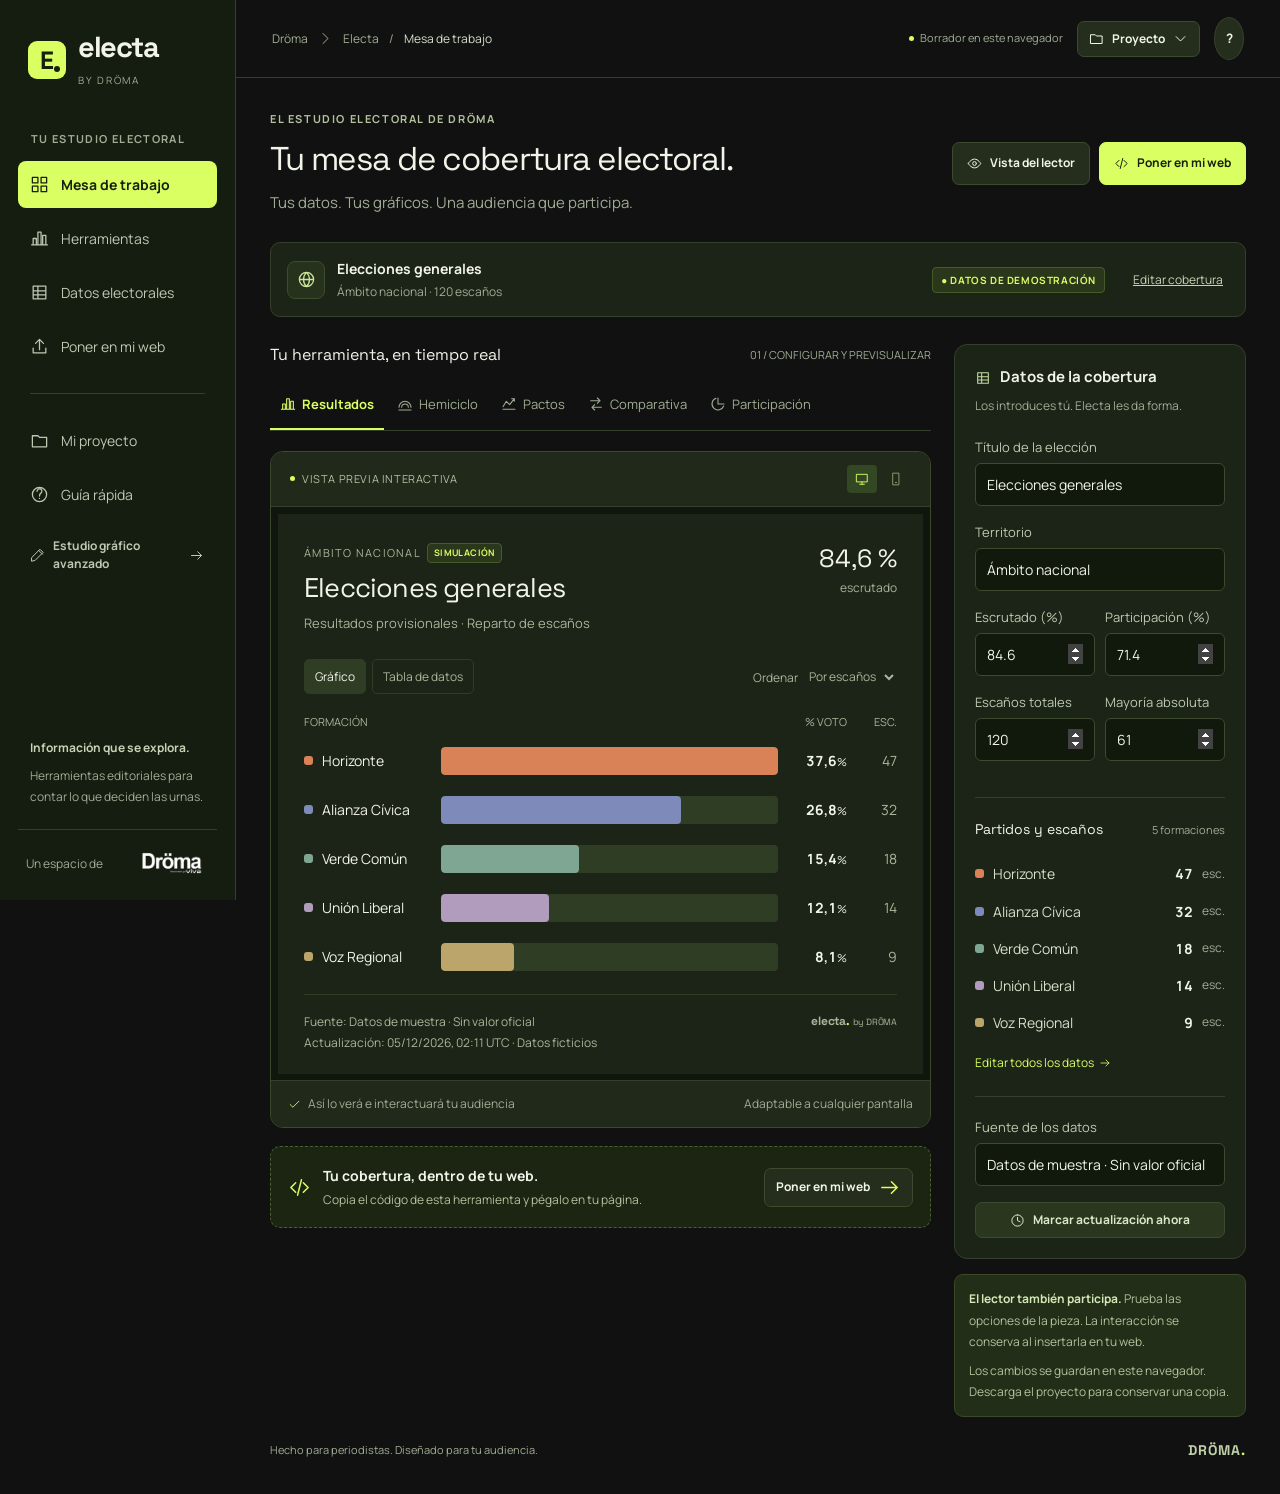
<file: index.html>
<!doctype html>
<html lang="es">
<head>
<meta charset="utf-8"><meta name="viewport" content="width=device-width,initial-scale=1">
<meta name="description" content="Electa, el estudio electoral de Dröma. Introduce tus datos y crea herramientas electorales interactivas para tu audiencia.">
<meta name="theme-color" content="#101110"><title>Electa by Dröma · v1.3.0</title>
<link rel="icon" type="image/svg+xml" href="favicon.svg?v=1.3.0"><link rel="stylesheet" href="styles.css?v=1.3.0">
</head>
<body>
<a href="#main" class="skip">Saltar al contenido</a>
<div id="app"></div><div id="toast" role="status" aria-live="polite"></div>
<dialog id="publishDialog" aria-labelledby="publishTitle"></dialog>
<dialog id="projectDialog" aria-labelledby="projectTitle"></dialog>
<input id="importFile" type="file" accept=".json,application/json" hidden>
<input id="csvFile" type="file" accept=".csv,text/csv" hidden>
<script src="core.js?v=1.3.0"></script>
<script src="exports.js?v=1.3.0"></script>
<script src="app.js?v=1.3.0"></script>
</body></html>
</file>
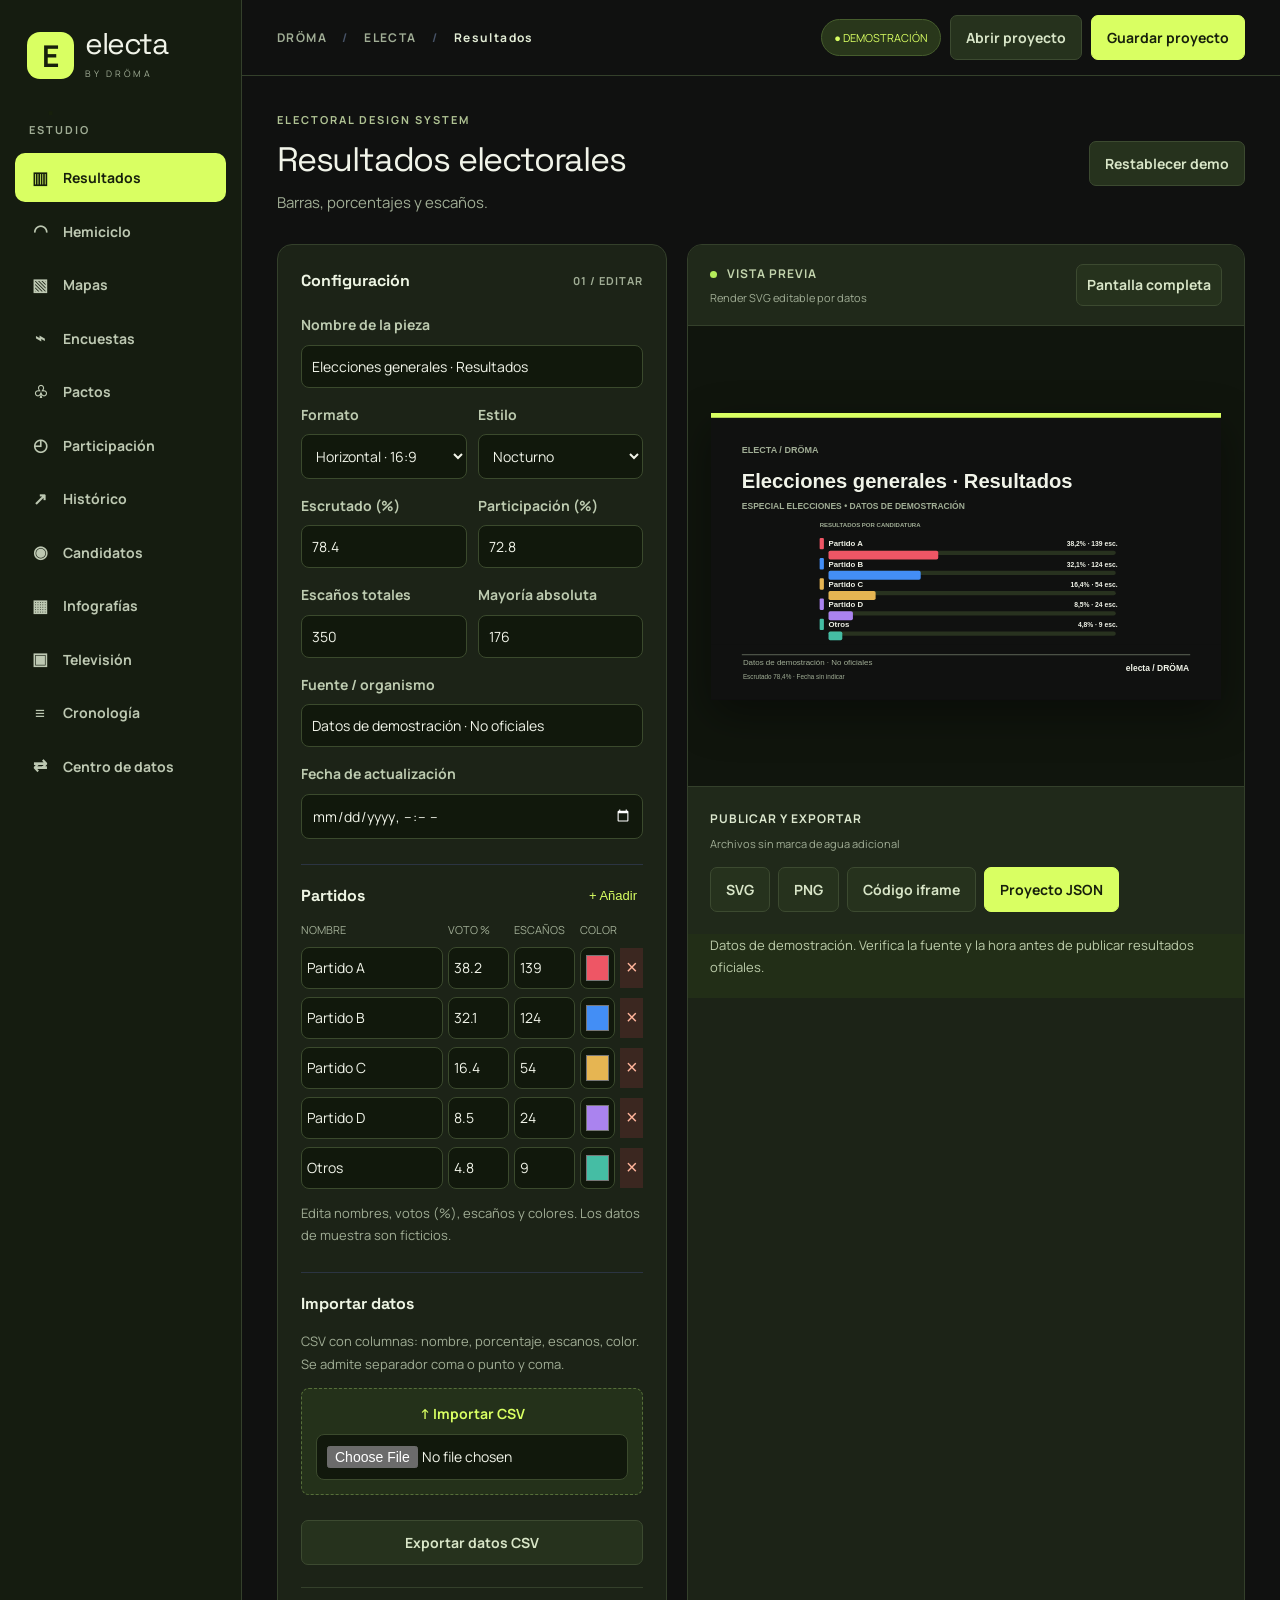
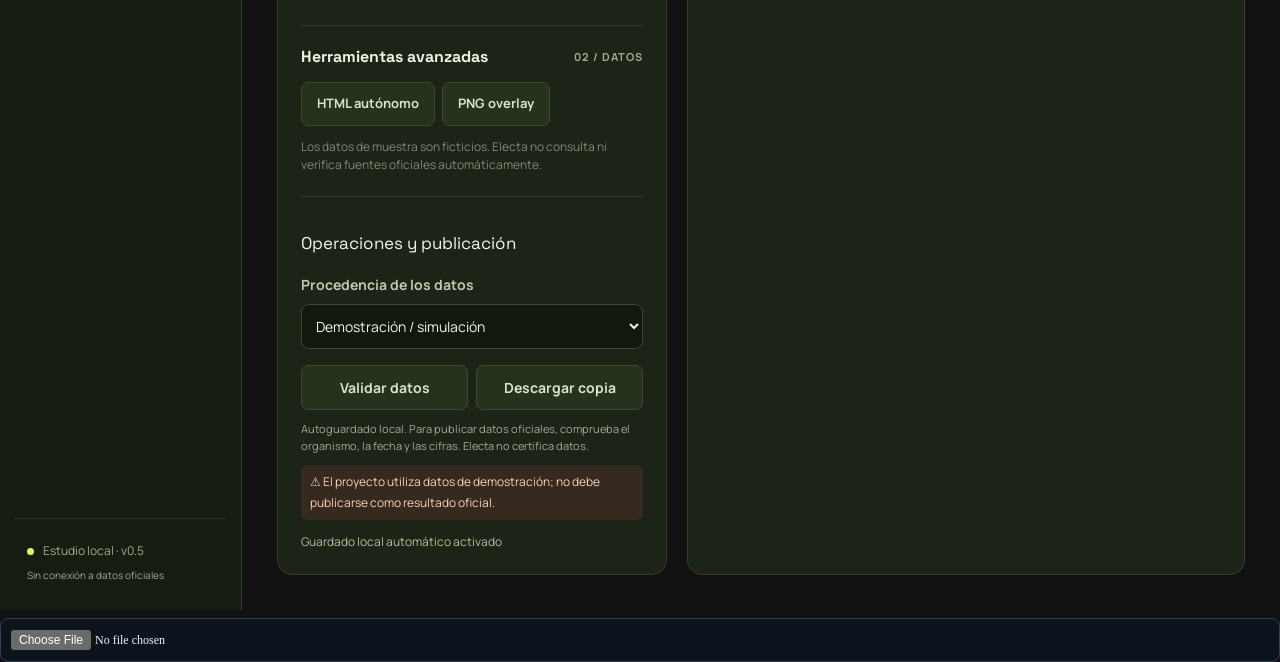
<file: studio/index.html>
<!doctype html><html lang="es"><head><meta charset="utf-8"><meta name="viewport" content="width=device-width,initial-scale=1"><title>Electa — Dröma</title><link rel="stylesheet" href="styles.css?v=1.3.0"></head><body>
<div class="app"><aside class="sidebar"><div class="brand"><div class="mark">E<span>.</span></div><div><strong>electa</strong><small>BY DRÖMA</small></div></div><div class="side-label">ESTUDIO</div><nav id="nav"></nav><div class="sidebar-bottom"><span class="status-dot"></span> Estudio local · v0.5 <small>Sin conexión a datos oficiales</small></div></aside>
<main class="main"><header class="top"><div class="crumb">DRÖMA <span>/</span> ELECTA <span>/</span> <b id="crumb">Resultados</b></div><div class="top-actions"><span class="pill">● DEMOSTRACIÓN</span><button class="btn ghost" id="openProject">Abrir proyecto</button><button class="btn primary" id="saveProject">Guardar proyecto</button></div></header><div class="workspace"><div class="page-title"><div><div class="eyebrow">ELECTORAL DESIGN SYSTEM</div><h1 id="heading">Resultados electorales</h1><p id="subtitle">Diseña gráficos y recursos editoriales con control total.</p></div><button class="btn outline" id="reset">Restablecer demo</button></div>
<div class="editor"><section class="controls"><div class="panel-title">Configuración <span>01 / EDITAR</span></div><label>Nombre de la pieza<input id="title" value="Elecciones generales · Resultados"></label><div class="two"><label>Formato<select id="ratio"><option value="16:9">Horizontal · 16:9</option><option value="1:1">Cuadrado · 1:1</option><option value="9:16">Vertical · 9:16</option></select></label><label>Estilo<select id="theme"><option value="dark">Nocturno</option><option value="light">Editorial claro</option></select></label></div><div class="two"><label>Escrutado (%)<input id="counted" type="number" min="0" max="100" step=".1" value="78.4"></label><label>Participación (%)<input id="turnout" type="number" min="0" max="100" step=".1" value="72.8"></label></div><div class="two"><label>Escaños totales<input id="seats" type="number" min="1" max="1000" value="350"></label><label>Mayoría absoluta<input id="majority" type="number" min="1" value="176"></label></div><label>Fuente / organismo<input id="source" value="Datos de demostración · No oficiales"></label><label>Fecha de actualización<input id="updated" type="datetime-local"></label><div class="panel-title compact">Partidos <button class="linkbtn" id="addParty">+ Añadir</button></div><div id="partyRows"></div><p class="hint">Edita nombres, votos (%), escaños y colores. Los datos de muestra son ficticios.</p><div class="panel-title compact">Importar datos</div><p class="hint">CSV con columnas: nombre, porcentaje, escanos, color. Se admite separador coma o punto y coma.</p><label class="upload">↑ Importar CSV<input type="file" id="csv" accept=".csv,text/csv" hidden></label><button class="btn ghost full" id="exportCSV">Exportar datos CSV</button></section>
<section class="preview"><div class="preview-top"><div><span class="live-dot"></span> VISTA PREVIA <small>Render SVG editable por datos</small></div><div class="preview-tools"><button class="btn ghost small" id="fullscreen">Pantalla completa</button></div></div><div class="stage" id="stage"><div id="render"></div></div><div class="export"><div class="export-label">PUBLICAR Y EXPORTAR <small>Archivos sin marca de agua adicional</small></div><div class="export-buttons"><button class="btn outline" id="svgExport">SVG</button><button class="btn outline" id="pngExport">PNG</button><button class="btn outline" id="copyEmbed">Código iframe</button><button class="btn primary" id="exportJSON">Proyecto JSON</button></div></div><div class="notice" id="notice">Los gráficos de demostración no representan resultados reales. La versión inicial funciona sin servidor.</div></section></div></div></main></div><input type="file" id="projectFile" accept=".json" hidden><script src="../core.js?v=1.3.0"></script><script src="geometry.js?v=1.3.0"></script><script src="app.js?v=1.3.0"></script><script src="advanced.js?v=1.3.0"></script><script src="operational.js?v=1.3.0"></script><script src="pactos.js?v=1.3.0"></script></body></html>
</file>
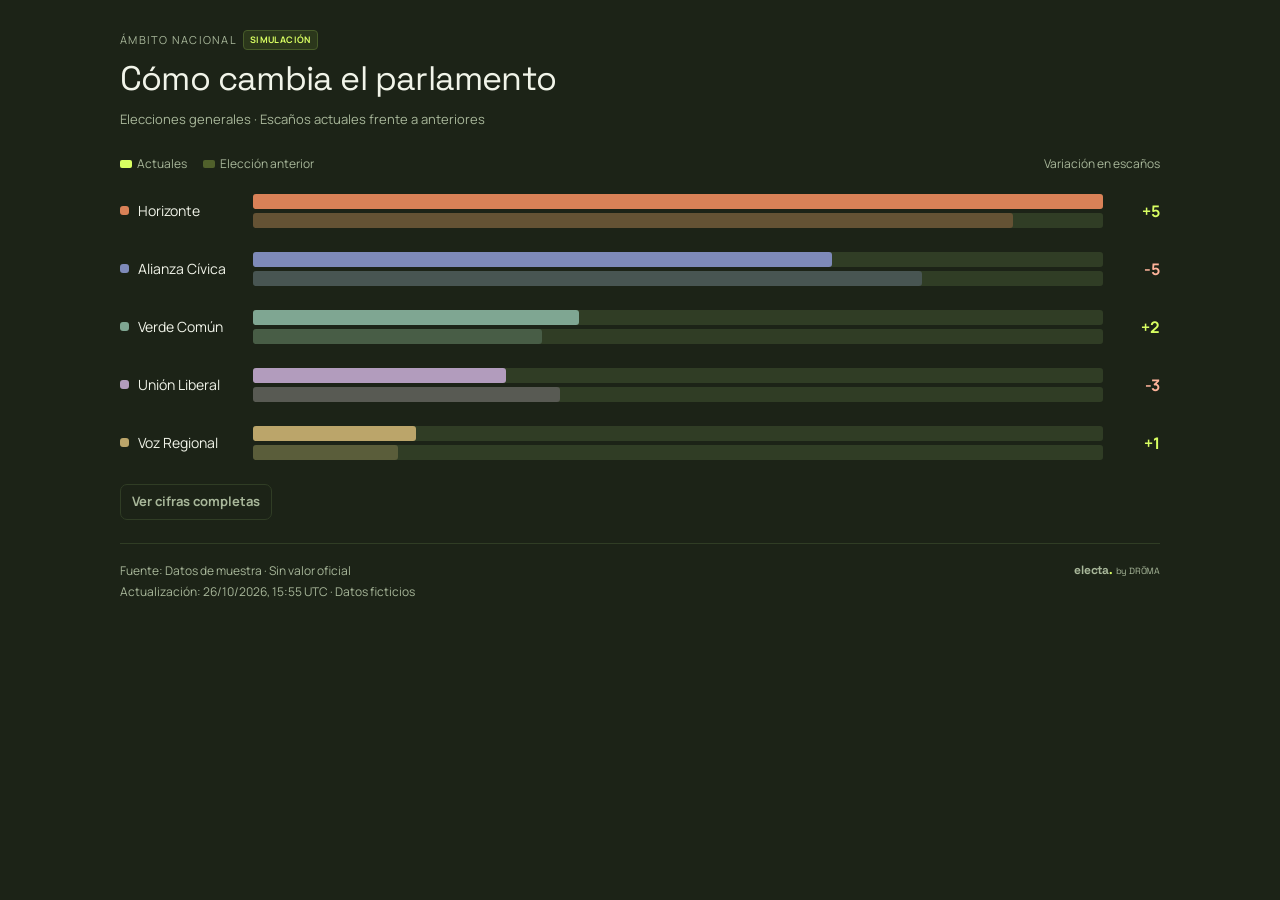
<file: ejemplos/compare.html>
<!doctype html><html lang="es"><head><meta charset="utf-8"><meta name="viewport" content="width=device-width,initial-scale=1"><title>Elecciones generales · Comparativa de escaños</title><style>:root{--bg:#f6f5f1;--paper:#fff;--ink:#25312c;--muted:#7a817b;--line:#e6e7e0;--green:#263e34;--accent:#dc704a;--soft:#edf1ea;--radius:16px;--font:'DM Sans',Arial,sans-serif;--heading:'Manrope',Arial,sans-serif;color-scheme:light}
*{box-sizing:border-box}body{margin:0;background:var(--bg);color:var(--ink);font:14px/1.5 var(--font)}button,input,select,textarea{font:inherit}button,a,input,select,textarea{-webkit-tap-highlight-color:transparent}button{cursor:pointer}a{color:inherit}button:disabled{cursor:default;opacity:.5}button,input,select,textarea{outline-offset:4px}button:focus-visible,a:focus-visible,input:focus-visible,select:focus-visible,textarea:focus-visible{outline:2px solid var(--accent)}button{color:inherit}svg{vertical-align:middle}.icon{width:19px;height:19px;flex-shrink:0;stroke-width:1.6}h1,h2,h3,p{margin-top:0}h1,h2,h3{font-family:var(--heading)}.skip{position:fixed;left:10px;top:-60px;z-index:99;padding:12px;background:#fff}.skip:focus{top:10px}.shell{display:grid;grid-template-columns:216px minmax(0,1fr);min-height:100vh}.sidebar{border-right:1px solid var(--line);padding:34px 20px 20px;display:flex;flex-direction:column;position:sticky;top:0;height:100vh;background:#f3f3ed}.brand{text-decoration:none;display:flex;align-items:center;gap:11px;margin:0 10px 48px}.brand-mark{width:38px;height:38px;background:var(--green);border-radius:10px;color:#fff;display:grid;place-items:center;font:800 25px var(--heading);position:relative}.brand-mark:after{content:'';width:6px;height:6px;border-radius:50%;background:var(--accent);position:absolute;bottom:7px;right:6px}.brand-word{font:800 25px/1 var(--heading);letter-spacing:-1.3px}.brand-by{font-size:9px;letter-spacing:2px;margin-top:7px;display:block;color:#81877b}.side-label{font-size:10px;color:#949a8e;font-weight:700;letter-spacing:1.7px;margin:0 13px 13px}.side-nav{display:flex;flex-direction:column;gap:5px}.side-nav button{display:flex;align-items:center;gap:12px;border:0;background:transparent;text-align:left;width:100%;padding:12px 13px;border-radius:8px;font-size:13px;color:#69736a}.side-nav button.active{background:var(--green);color:#fff;font-weight:600}.side-nav button:hover:not(.active){background:#e8ebe1}.side-separator{height:1px;background:var(--line);margin:23px 12px}.side-note{margin-top:auto;padding:18px 12px 0;font-size:11px;color:#8a9085}.side-note b{display:block;font-size:11px;color:#52604e;margin-bottom:7px}.side-note p{font-size:10px;line-height:1.7;margin:0}.sidebar-footer{display:flex;align-items:center;gap:9px;padding:22px 10px 4px;font-size:11px;color:#65705e}.avatar{width:29px;height:29px;background:#e4e8dd;border-radius:50%;display:grid;place-items:center;font-size:11px;font-weight:700}.topbar{height:80px;padding:0 36px;display:flex;align-items:center;justify-content:space-between;border-bottom:1px solid var(--line);gap:15px}.breadcrumb{display:flex;gap:12px;font-size:11px;color:#91968b;align-items:center}.breadcrumb b{color:#475442;font-weight:500}.top-right{display:flex;align-items:center;gap:18px}.saved{font-size:10px;color:#7f8977;display:flex;gap:6px;align-items:center}.saved i,.status-dot{height:5px;width:5px;background:#7c996e;display:inline-block;border-radius:50%}.top-help{border:1px solid #ddd!important;border-radius:50%!important;width:25px;height:25px;display:grid;place-items:center;padding:0!important;background:transparent}.workspace{max-width:1660px;margin:auto;padding:31px 36px 35px}.page-heading{display:flex;justify-content:space-between;gap:25px;align-items:center;margin-bottom:26px}.eyebrow{font-size:9px;letter-spacing:1.6px;color:#87907d;font-weight:650;margin-bottom:9px}.page-heading h1{font-size:29px;letter-spacing:-1.2px;line-height:1.3;margin:0 0 7px;font-weight:750}.page-heading p{font-size:12px;color:#8a9085;margin:0}.heading-actions{display:flex;align-items:center;gap:9px}.btn{display:inline-flex;gap:8px;align-items:center;justify-content:center;border:1px solid var(--line);background:#fff;border-radius:7px;min-height:37px;padding:9px 13px;font-size:11px;font-weight:600;text-decoration:none;white-space:nowrap}.btn:hover{border-color:#b5bdae;background:#f7f9f3}.btn.primary{background:var(--green);border-color:var(--green);color:#fff}.btn.primary:hover{background:#375344}.btn.orange{background:var(--accent);border-color:var(--accent);color:#fff}.btn.soft{background:var(--soft);border-color:var(--soft)}.btn.small{padding:6px 10px;min-height:31px;font-size:10px}.btn.icon-only{padding:7px;min-width:32px}.btn .icon{width:15px;height:15px}.coverage-strip{display:flex;align-items:center;gap:12px;border:1px solid var(--line);background:#eeeee7;border-radius:10px;padding:12px 16px;margin-bottom:25px}.coverage-symbol{background:#e2e5d8;border:1px solid #d8dece;border-radius:8px;width:34px;height:34px;display:grid;place-items:center;color:#66785a}.coverage-text{font-size:12px;font-weight:600}.coverage-text small{display:block;font-weight:400;font-size:10px;color:#8a9281;margin-top:2px}.badge{display:inline-flex;font-size:9px;letter-spacing:.6px;align-items:center;gap:6px;border-radius:4px;background:#fcf0dc;padding:4px 8px;color:#ac7e2c;font-weight:600}.coverage-strip .badge{margin-left:auto}.coverage-strip .text-link{border:0;background:none;font-size:10px;color:#68765e;text-decoration:underline;margin-left:10px}.layout{display:grid;grid-template-columns:minmax(0,1fr) 292px;gap:23px;align-items:start}.section-head{display:flex;align-items:center;justify-content:space-between;gap:12px;margin-bottom:14px}.section-head h2{font-size:13px;font-weight:700;margin:0}.section-head small{color:#91988a;font-size:10px}.tabs{display:flex;gap:5px;margin-bottom:20px;border-bottom:1px solid var(--line);overflow:auto;scrollbar-width:thin}.tool-tab{border:0;border-bottom:2px solid transparent;background:none;display:flex;align-items:center;gap:6px;white-space:nowrap;font-size:10px;color:#8a9283;padding:10px 9px 13px}.tool-tab .icon{width:14px;height:14px}.tool-tab.active{border-color:var(--accent);color:#344a3b;font-weight:700}.card{border:1px solid var(--line);border-radius:var(--radius);background:var(--paper);overflow:hidden}.preview-card{box-shadow:0 3px 5px #2a342905}.preview-bar{padding:12px 21px;border-bottom:1px solid var(--line);display:flex;align-items:center;justify-content:space-between;font-size:9px;color:#949b8b;letter-spacing:.6px;background:#fafbf7}.preview-bar .left{display:flex;gap:7px;align-items:center}.preview-bar .left i{width:5px;height:5px;background:var(--accent);border-radius:50%}.device-switch{display:flex;gap:4px}.device-switch button{border:0;border-radius:4px;background:transparent;padding:4px 6px;color:#adb2a6;display:grid;place-items:center}.device-switch button.active{background:#eaeee4;color:#506746}.device-switch .icon{width:14px;height:14px}.canvas-wrap{padding:7px;background:#fff;transition:background .2s}.canvas-wrap.mobile{background:#edf0e8;padding:20px 8px}.canvas-wrap.mobile .widget{max-width:375px;margin:auto;border:1px solid var(--line);border-radius:12px}.preview-footer{border-top:1px solid var(--line);padding:12px 20px;display:flex;gap:7px;align-items:center;font-size:9px;color:#8f9686}.preview-footer .icon{width:13px;height:13px;color:#869777}.preview-footer span:last-child{margin-left:auto}.below-preview{margin-top:18px;display:flex;gap:12px;align-items:center;border:1px dashed #d4dcca;border-radius:10px;padding:15px 17px;background:#f1f3eb}.below-preview .icon{color:#8d9d78;width:23px;height:23px}.below-preview b{font-size:11px;display:block;margin-bottom:3px}.below-preview p{font-size:10px;color:#8c9583;margin:0}.below-preview .btn{margin-left:auto}.inspector{margin-top:2px}.inspector-card{padding:20px}.inspector-title{display:flex;gap:9px;align-items:center;font-size:12px;font-weight:700;margin-bottom:6px}.inspector-title .icon{width:16px;height:16px;color:#849674}.inspector-sub{font-size:10px;color:#9a9e94;margin-bottom:21px}.field{display:block;margin-bottom:14px;font-size:10px;color:#6c7863;font-weight:500}.field input,.field select,.field textarea{display:block;width:100%;margin-top:6px;border:1px solid #e1e5d9;border-radius:6px;background:#fcfdf9;padding:10px 11px;font-size:11px;color:#485741;min-width:0}.field input:focus,.field select:focus,.field textarea:focus{border-color:#8da17d}.field textarea{resize:vertical;min-height:80px}.field .note{display:block;font-weight:400;font-size:9px;color:#8d9685;margin-top:5px}.field-row{display:grid;grid-template-columns:1fr 1fr;gap:10px}.field .suffix{position:relative}.field .suffix span{position:absolute;right:12px;top:10px;color:#adb69f}.field input[type=number]{appearance:textfield}.field input::-webkit-inner-spin-button{opacity:1}.panel-divider{height:1px;background:var(--line);margin:20px 0}.inspector-party{display:flex;gap:9px;align-items:center;padding:6px 0;font-size:11px}.party-dot{display:inline-block;width:9px;height:9px;border-radius:3px;flex-shrink:0}.inspector-party b{font-weight:600;margin-left:auto;font-variant-numeric:tabular-nums}.inspector-party span:last-child{font-size:10px;color:#9ba391}.inspector-link{padding:9px 0 0;border:0;background:none;font-size:10px;color:#8d9d79;display:flex;gap:5px;align-items:center}.inspector-link .icon{width:12px;height:12px}.inspector-info{background:#edf0e6;padding:13px 14px;border-radius:9px;font-size:10px;line-height:1.7;color:#80906f;margin-top:15px}.inspector-info b{color:#657853}.footer-line{display:flex;justify-content:space-between;align-items:center;gap:10px;margin-top:23px;color:#a0a596;font-size:9px}.footer-line strong{font:700 12px var(--heading);letter-spacing:1px;color:#8c9580}.widget{--wbg:#fff;--wtext:#25312c;--wmuted:#87917e;--wline:#edf0e6;background:var(--wbg);color:var(--wtext);padding:27px 26px 17px;container-type:inline-size;min-width:0}.widget.dark{--wbg:#20332b;--wtext:#f0f3e9;--wmuted:#a0b29b;--wline:#3c5043}.widget-eyebrow{font-size:8px;text-transform:uppercase;letter-spacing:1.4px;color:var(--wmuted);margin-bottom:7px;display:flex;gap:6px;align-items:center}.widget-eyebrow .badge{font-size:7px;letter-spacing:.4px;padding:2px 5px}.widget h2{font-size:23px;letter-spacing:-.8px;font-weight:750;margin:0 0 5px;line-height:1.3}.widget-subtitle{font-size:10px;color:var(--wmuted);margin-bottom:22px}.widget-head{display:flex;justify-content:space-between;gap:15px;align-items:start}.counted{text-align:right;white-space:nowrap;font-size:20px;line-height:1.2;font-family:var(--heading);font-weight:650}.counted small{display:block;font:9px var(--font);color:var(--wmuted);margin-top:6px}.widget-tabs{display:flex;gap:5px;margin-bottom:19px}.widget-tabs button{background:none;border:1px solid var(--wline);border-radius:5px;font-size:9px;padding:5px 8px;color:var(--wmuted)}.widget-tabs button.active{background:var(--wline);color:var(--wtext)}.result-row{display:grid;grid-template-columns:115px minmax(30px,1fr) 48px 34px;gap:14px;align-items:center;margin-bottom:17px;font-size:11px}.party-name{display:flex;align-items:center;gap:9px;min-width:0}.party-name span:last-child{overflow:hidden;text-overflow:ellipsis;white-space:nowrap}.bar-track{height:25px;background:var(--wline);border-radius:4px;overflow:hidden}.bar-fill{height:100%;border-radius:4px;transition:width .35s;min-width:2px}.result-row strong{font-weight:650;text-align:right;font-variant-numeric:tabular-nums}.result-row .seat-count{color:var(--wmuted);text-align:right;font-size:10px}.results-labels{display:grid;grid-template-columns:115px minmax(30px,1fr) 48px 34px;gap:14px;font-size:8px;color:var(--wmuted);margin-bottom:13px}.results-labels span:nth-child(2){text-align:right}.results-labels span:nth-child(3),.results-labels span:nth-child(4){text-align:right}.widget-source{font-size:8px;color:var(--wmuted);border-top:1px solid var(--wline);padding-top:13px;margin-top:20px;line-height:1.7;display:flex;gap:12px;justify-content:space-between}.widget-source div:first-child{max-width:75%;overflow-wrap:anywhere}.widget-brand{font-size:9px;font-weight:600;letter-spacing:-.2px;white-space:nowrap}.widget-brand span{color:var(--accent)}.hemi{width:100%;height:auto;max-height:290px;display:block;overflow:visible}.hemi circle{cursor:pointer;transition:opacity .2s}.hemi circle:focus{stroke:var(--wtext);stroke-width:2;outline:none}.hemi-center{text-align:center;margin:-60px auto 15px;position:relative;pointer-events:none;width:max-content}.hemi-center strong{font:750 36px var(--heading);display:block;line-height:1}.hemi-center span{font-size:9px;color:var(--wmuted)}.legend{display:flex;gap:8px 14px;flex-wrap:wrap;margin:15px 0}.legend button{background:none;border:0;display:flex;gap:5px;align-items:center;padding:4px 0;font-size:10px;color:var(--wmuted)}.legend button.selected{color:var(--wtext);font-weight:700}.legend b{font-weight:600;color:var(--wtext)}.pact-intro{font-size:11px;color:var(--wmuted);margin-bottom:18px;line-height:1.7}.pact-layout{display:grid;grid-template-columns:minmax(0,1fr) 175px;gap:25px}.pact-list{display:flex;flex-direction:column;gap:7px}.pact-row{padding:11px;border:1px solid var(--wline);border-radius:8px;display:flex;align-items:center;gap:8px;background:transparent;color:var(--wtext);text-align:left;min-height:46px;font-size:11px;cursor:pointer}.pact-row input{accent-color:var(--green);width:15px;height:15px;margin:0}.pact-row strong{margin-left:auto;font-size:15px}.pact-row.checked{background:var(--wline);border-color:#a1b28b}.pact-summary{background:var(--wline);border-radius:10px;padding:20px 16px;display:flex;flex-direction:column;align-items:center;justify-content:center;text-align:center}.pact-number{font:750 49px/1 var(--heading);letter-spacing:-3px}.pact-number small{font-size:14px;letter-spacing:0;color:var(--wmuted);font-weight:500}.pact-summary p{font-size:10px;color:var(--wmuted);margin:8px 0 18px}.pact-message{font-size:11px;line-height:1.6;color:var(--accent);font-weight:600}.pact-message.success{color:#5c8c57}.dark .pact-message.success{color:#a1c987}.pact-bar{position:relative;margin:23px 0 7px;height:14px;border-radius:5px;background:var(--wline);display:flex}.pact-bar span{height:100%;transition:width .3s}.majority-line{position:absolute;top:-5px;height:24px;border-left:1px dashed var(--wtext)}.majority-caption{color:var(--wmuted);font-size:8px;margin-top:5px;text-align:right}.pact-tools{display:flex;align-items:center;justify-content:space-between;gap:7px;margin-top:18px}.pact-tools button{border:0;background:none;color:var(--wmuted);font-size:9px;text-decoration:underline;padding:4px 0}.pact-tools select{border:1px solid var(--wline);border-radius:5px;font-size:10px;padding:6px 7px;background:var(--wbg);color:var(--wtext);max-width:65%}.abstention-label{font-size:9px;color:var(--wmuted);display:block;margin-top:10px}.abstention-label select{margin-left:8px;background:var(--wbg);color:var(--wtext);border:1px solid var(--wline);border-radius:5px;font-size:10px;padding:4px;max-width:200px}.simple-list .pact-row{flex-wrap:wrap}.pact-row select{border:1px solid var(--wline);background:var(--wbg);color:var(--wtext);font-size:9px;padding:5px;border-radius:4px;margin-left:auto}.comparison-row{display:grid;grid-template-columns:100px minmax(20px,1fr) 40px;gap:14px;margin-bottom:20px;align-items:center;font-size:10px}.double-bar{display:flex;flex-direction:column;gap:4px}.double-bar>div{height:13px;border-radius:3px;background:var(--wline)}.double-bar span{height:100%;display:block;border-radius:3px}.delta{font-weight:650;text-align:right;font-size:12px}.delta.positive{color:#668955}.delta.negative{color:#c48164}.compare-key{display:flex;gap:14px;font-size:9px;color:var(--wmuted);margin-bottom:20px}.compare-key i{width:12px;height:8px;display:inline-block;background:var(--green);border-radius:2px;margin-right:5px}.turnout-body{display:flex;align-items:center;justify-content:center;gap:35px;padding:15px 0 20px}.donut{width:180px;max-width:50%;height:auto}.turnout-info strong{font:750 36px var(--heading);letter-spacing:-2px;display:block}.turnout-info p{font-size:11px;color:var(--wmuted);margin:0 0 15px}.turnout-delta{font-size:11px;color:#779365;background:var(--wline);border-radius:5px;padding:6px 10px;display:inline-block}.table-scroll{overflow:auto}.data-table{width:100%;border-collapse:collapse;font-size:11px}.data-table th{text-align:left;font-size:9px;color:var(--wmuted);font-weight:500;border-bottom:1px solid var(--wline);padding:10px 8px;white-space:nowrap}.data-table td{padding:12px 8px;border-bottom:1px solid var(--wline);font-variant-numeric:tabular-nums}.data-table th:not(:first-child),.data-table td:not(:first-child){text-align:right}.tool-grid{display:grid;grid-template-columns:repeat(3,minmax(0,1fr));gap:18px}.tool-card{padding:24px;display:flex;flex-direction:column;align-items:start}.tool-card .tool-icon{width:43px;height:43px;background:var(--soft);border-radius:11px;display:grid;place-items:center;color:#7b906c;margin-bottom:28px}.tool-card h2{font-size:17px;letter-spacing:-.5px;margin-bottom:8px}.tool-card p{font-size:12px;color:#8a9480;line-height:1.8;flex:1;margin-bottom:23px}.tool-card .tag{font-size:8px;text-transform:uppercase;color:#9b8970;margin-bottom:16px;letter-spacing:.8px}.tool-card .btn{width:100%}.data-card{padding:24px}.data-card h2{font-size:16px;margin-bottom:7px}.data-card>p{font-size:11px;color:#89937f;margin-bottom:22px}.data-editor{width:100%;border-collapse:collapse;min-width:690px}.data-editor th{text-align:left;font-size:9px;letter-spacing:.4px;text-transform:uppercase;color:#88947c;font-weight:500;padding:12px 9px;border-bottom:1px solid var(--line)}.data-editor td{padding:10px 8px;border-bottom:1px solid var(--line)}.data-editor input{border:1px solid #e5e9de;border-radius:5px;background:#fbfcf8;padding:9px 8px;color:#40543a;font-size:12px;width:100%;min-width:45px}.data-editor input[type=color]{width:33px;min-width:33px;height:33px;padding:3px;cursor:pointer}.data-editor .delete{border:0;background:none;color:#b7a599;padding:5px}.data-editor .name-col{width:25%}.data-editor .num-col{width:14%}.data-card-footer{display:flex;align-items:center;gap:10px;margin-top:20px}.data-card-footer span{margin-left:auto;color:#87937a;font-size:10px}.data-panels{display:grid;grid-template-columns:1.2fr 1fr;gap:20px;margin-top:20px}.data-panels .card{padding:23px}.data-panels h3{font-size:13px;margin-bottom:20px}.validation-list{padding:0;list-style:none;margin:0}.validation-list li{padding:10px 12px;border-radius:6px;font-size:11px;margin-bottom:7px;background:#f7f0e5;color:#a47f4d;line-height:1.6}.validation-list li.ok{background:#edf3e7;color:#6f885a}.draft-notice{margin-top:18px;padding:13px 16px;border-radius:8px;background:#edece3;color:#8c8e73;font-size:11px;line-height:1.7}.publication-card{padding:25px;display:grid;grid-template-columns:1fr auto;gap:25px;align-items:center;margin-bottom:16px}.publication-card h2{font-size:17px;margin-bottom:7px}.publication-card p{font-size:12px;color:#88937c;margin:0;line-height:1.8}.publication-card .chip{margin-top:12px;font-size:9px;color:#aa7f58}.empty-box{text-align:center;padding:65px 25px;color:#8c9881}.empty-box h2{font-size:20px;color:var(--ink)}dialog{border:1px solid var(--line);border-radius:17px;padding:0;max-width:640px;width:calc(100% - 30px);color:var(--ink);box-shadow:0 22px 70px #1e372733;max-height:90dvh}dialog::backdrop{background:#1f30294d;backdrop-filter:blur(3px)}.dialog-body{padding:28px}.dialog-header{display:flex;justify-content:space-between;align-items:center;margin-bottom:8px}.dialog-header h2{font-size:22px;letter-spacing:-.8px;margin:0}.dialog-header button{border:0;background:transparent;color:#98a18d;padding:5px}.dialog-description{font-size:12px;color:#89957c;margin-bottom:25px;line-height:1.8}.dialog-body textarea.code{font:10px/1.8 monospace;min-height:100px;background:#f5f7f0;resize:vertical}.dialog-actions{display:flex;gap:8px;flex-wrap:wrap;margin-top:20px}.dialog-note{font-size:10px;line-height:1.8;color:#8e967f;margin:17px 0 0}.check-field{display:flex;align-items:center;gap:9px;font-size:11px;color:#7d8a70;margin:15px 0}.check-field input{accent-color:var(--green)}.project-options{display:grid;grid-template-columns:1fr 1fr;gap:12px}.project-options button{padding:22px;flex-direction:column;gap:12px;white-space:normal;font-size:12px;text-align:center}.project-options button small{font-size:10px;font-weight:400;color:#8c977e}#toast{position:fixed;bottom:24px;left:50%;transform:translate(-50%,15px);opacity:0;pointer-events:none;z-index:100;background:var(--green);color:#fff;padding:12px 20px;border-radius:8px;font-size:12px;box-shadow:0 5px 25px #20332720;transition:.2s;max-width:90%;text-align:center}#toast.show{opacity:1;transform:translate(-50%,0)}.widget-page{background:#fff}.widget-page.dark-page{background:#20332b}.widget-page #app{max-width:1100px;margin:auto}.widget-page .widget{padding:30px}.widget-error{padding:30px;max-width:600px;margin:30px auto}.widget-error h1{font-size:24px}.widget-page .widget h2{font-size:clamp(21px,3vw,32px)}.widget-page .result-row{margin-bottom:21px}.widget-page .pact-layout{grid-template-columns:minmax(0,1fr) 220px}.widget-page .widget-source{font-size:10px}.menu-toggle{display:none}.compact-err{padding:25px;color:#a57e58}
@container(max-width:480px){.widget-head{gap:8px}.widget h2{font-size:21px}.counted{font-size:17px}.widget-subtitle{font-size:9px}.pact-layout{grid-template-columns:1fr}.pact-summary{padding:15px;display:grid;grid-template-columns:auto 1fr;gap:8px 18px;text-align:left}.pact-number{font-size:38px;grid-row:1/3}.pact-summary p{margin:0}.pact-message{font-size:10px}.result-row,.results-labels{grid-template-columns:88px minmax(20px,1fr) 38px 23px;gap:8px;font-size:10px}.bar-track{height:22px}.comparison-row{grid-template-columns:85px minmax(20px,1fr) 34px;gap:10px}.turnout-body{gap:20px}.turnout-info strong{font-size:30px}.turnout-delta{font-size:9px}.widget-source{flex-wrap:wrap;font-size:8px}.widget-source div:first-child{max-width:100%}.hemi-center{margin-top:-48px}.hemi-center strong{font-size:30px}.pact-row{font-size:10px}.pact-tools select{font-size:9px}}
@media(min-width:1600px){.layout{grid-template-columns:minmax(0,1fr) 320px;gap:30px}.workspace{padding:39px 45px}.widget{padding:35px 38px 25px}.result-row{margin-bottom:23px}.bar-track{height:29px}.result-row,.results-labels{grid-template-columns:140px minmax(20px,1fr) 50px 35px}.inspector-card{padding:25px}.tool-tab{font-size:12px;padding:13px}.tabs{margin-bottom:24px}.topbar{padding:0 45px}.page-heading h1{font-size:34px}.coverage-strip{margin-bottom:30px}.pact-layout{grid-template-columns:1fr 220px}}
@media(max-width:1180px){.shell{grid-template-columns:178px minmax(0,1fr)}.sidebar{padding:29px 13px 16px}.brand{margin-left:7px;gap:9px}.brand-word{font-size:23px}.side-nav button{padding:11px;font-size:12px}.workspace{padding:27px 24px}.topbar{padding:0 24px;height:68px}.layout{grid-template-columns:minmax(0,1fr) 253px;gap:17px}.page-heading h1{font-size:26px}.heading-actions .btn{padding:8px 10px}.inspector-card{padding:17px}.widget{padding:25px 19px 17px}.tool-tab{padding:10px 7px 12px;font-size:9px}.tool-tab .icon{display:none}.pact-layout{grid-template-columns:1fr}.pact-summary{padding:15px;display:grid;grid-template-columns:auto 1fr;gap:8px 18px;text-align:left}.pact-number{font-size:38px;grid-row:1/3}.pact-summary p{margin:0}.pact-message{font-size:10px}.below-preview{padding:13px}.below-preview .icon{display:none}.below-preview p{font-size:9px}.below-preview .btn{font-size:9px}.result-row,.results-labels{grid-template-columns:85px minmax(20px,1fr) 37px 25px;gap:9px}.widget-source{font-size:7px}.tool-grid{grid-template-columns:repeat(2,minmax(0,1fr))}.saved{display:none}.data-panels{grid-template-columns:1fr 1fr}}
@media(max-width:960px){.layout{grid-template-columns:1fr}.inspector{display:grid;grid-template-columns:1fr 1fr;gap:16px}.inspector-info{margin:0;align-self:start}.widget{padding:30px}.result-row,.results-labels{grid-template-columns:120px minmax(20px,1fr) 48px 30px;gap:14px}.pact-layout{grid-template-columns:minmax(0,1fr) 180px}.pact-summary{display:flex;text-align:center}.pact-number{font-size:49px}.pact-summary p{margin:8px 0 15px}.heading-actions{gap:6px}.heading-actions .btn{font-size:10px}.page-heading{align-items:start}.data-panels{grid-template-columns:1fr}.widget-source{font-size:9px}.topbar .breadcrumb{font-size:10px}}
@media(max-width:700px){.shell{display:block}.sidebar{height:62px;padding:0 17px;position:sticky;z-index:20;border-bottom:1px solid var(--line);border-right:0;flex-direction:row;align-items:center;justify-content:space-between}.brand{margin:0;gap:8px}.brand-mark{width:28px;height:28px;font-size:20px;border-radius:7px}.brand-mark:after{width:4px;height:4px;bottom:5px;right:4px}.brand-word{font-size:22px}.brand-by{display:none}.side-label,.side-separator,.side-note,.sidebar-footer{display:none}.side-nav{flex-direction:row;gap:2px}.side-nav button{padding:8px;font-size:10px;gap:5px;min-height:34px}.side-nav button .icon{width:14px;height:14px}.side-nav button[data-page=help]{display:none}.side-nav+.side-separator{display:none}.sidebar .secondary-nav{display:none}.topbar{height:44px;padding:0 18px}.breadcrumb{gap:8px}.top-right{gap:9px}.top-right .btn{font-size:9px;min-height:27px;padding:5px 9px}.top-help{display:none!important}.workspace{padding:23px 18px}.page-heading{display:block;margin-bottom:20px}.page-heading h1{font-size:27px;margin-bottom:8px}.page-heading p{font-size:11px;line-height:1.7}.heading-actions{margin-top:17px}.heading-actions .btn{font-size:10px}.coverage-strip{padding:11px 12px;gap:9px;margin-bottom:21px}.coverage-symbol{width:28px;height:28px}.coverage-text{font-size:11px}.coverage-text small{font-size:9px}.coverage-strip .badge{font-size:7px;padding:4px 5px}.coverage-strip .text-link{display:none}.tabs{gap:0}.tool-tab{padding:10px 9px 12px;font-size:10px}.section-head{margin-bottom:10px}.section-head small{font-size:9px}.widget{padding:24px 17px 15px}.preview-bar{padding:11px 14px;font-size:8px}.preview-footer{padding:11px 14px;font-size:8px}.preview-footer span:last-child{display:none}.below-preview{gap:8px;flex-wrap:wrap}.below-preview p{font-size:10px}.below-preview b{font-size:11px}.below-preview .btn{font-size:9px}.inspector{grid-template-columns:1fr}.inspector-info{font-size:11px}.inspector-card{padding:20px}.field{font-size:11px}.field input,.field select{font-size:13px;min-height:41px}.inspector-party{font-size:12px}.inspector-link{font-size:11px}.footer-line{font-size:8px}.footer-line span{max-width:70%}.tool-grid{grid-template-columns:1fr}.tool-card{padding:22px}.tool-card .tool-icon{margin-bottom:18px}.tool-card p{font-size:12px}.data-card{padding:18px}.data-card-footer{flex-wrap:wrap}.data-card-footer span{margin-left:0;width:100%}.data-panels{gap:15px}.data-panels .card{padding:20px}.publication-card{display:block;padding:22px}.publication-card .btn{margin-top:18px}.dialog-body{padding:23px}.dialog-header h2{font-size:20px}.project-options{grid-template-columns:1fr}.dialog-actions .btn{flex:1}.widget-page .widget{padding:22px 16px}.widget-page .pact-layout{grid-template-columns:1fr}.widget-page .pact-summary{display:grid;text-align:left}.widget-page .pact-summary p{margin:0}.turnout-body{gap:23px}.donut{width:150px}.turnout-info strong{font-size:31px}.result-row,.results-labels{grid-template-columns:85px minmax(20px,1fr) 38px 24px;gap:8px}.widget-source{font-size:8px}.data-editor input{font-size:14px;min-height:42px}.data-table td{font-size:10px}.abstention-label select{max-width:160px}.pact-layout{grid-template-columns:1fr}.pact-summary{display:grid;text-align:left}.pact-number{font-size:38px}.pact-summary p{margin:0}}
@media(prefers-reduced-motion:reduce){*{scroll-behavior:auto!important;transition:none!important}}
/* Readable editorial type, with comfortable controls on touchscreens. */
.page-heading p{font-size:13px}.coverage-text{font-size:13px}.coverage-text small{font-size:11px}.section-head h2{font-size:14px}.tool-tab{font-size:11px}.field{font-size:11px}.field input,.field select{font-size:13px}.inspector-sub{font-size:11px}.inspector-party{font-size:12px}.inspector-info{font-size:11px}.widget-eyebrow{font-size:9px}.widget-subtitle{font-size:11px}.widget-tabs button{font-size:10px}.result-row{font-size:12px}.result-row .seat-count{font-size:12px}.results-labels{font-size:9px}.widget-source{font-size:10px}.pact-intro{font-size:12px}.pact-row{font-size:12px}.pact-summary p{font-size:11px}.pact-message{font-size:12px}.pact-tools button,.pact-tools select{font-size:11px}.majority-caption{font-size:10px}.legend button{font-size:11px}.comparison-row{font-size:12px}.compare-key{font-size:10px}.preview-footer{font-size:10px}.below-preview p{font-size:11px}.below-preview b{font-size:12px}.btn{font-size:12px}.widget-source div:first-child{max-width:80%}.widget-source .widget-brand{font-size:11px}.side-nav button{font-size:13px}.footer-line{font-size:10px}.data-table{font-size:12px}.data-table th{font-size:10px}.dialog-note{font-size:11px}.dialog-description{font-size:13px}.inspector-card .btn{font-size:10px}.heading-actions .btn{font-size:11px}.tool-tab .icon{width:14px}
@container(max-width:480px){.result-row{font-size:11px}.widget-subtitle{font-size:10px}.widget-source{font-size:9px}.pact-message{font-size:11px}.comparison-row{font-size:11px}.widget-source div:first-child{max-width:100%}.pact-tools select{font-size:10px}.pact-tools button{font-size:10px}.widget-tabs button{font-size:10px}}
@media(max-width:1180px){.side-nav button{font-size:12px}.tool-tab{font-size:10px}.field input,.field select{font-size:12px}.page-heading p{font-size:12px}.result-row{font-size:11px}.pact-message{font-size:11px}.pact-tools select{font-size:10px}.pact-tools button{font-size:10px}}
@media(max-width:700px){.sidebar{height:111px;display:flex;flex-direction:column;justify-content:flex-start;align-items:stretch;padding:10px 15px 7px;gap:9px}.brand{align-self:flex-start}.side-nav{width:100%;gap:3px}.side-nav button{flex:1;padding:7px 4px;flex-direction:column;gap:4px;font-size:9px;white-space:nowrap;min-height:46px;line-height:1.2}.side-nav button .icon{width:16px;height:16px}.workspace{padding:23px 16px}.page-heading p{font-size:12px}.btn{min-height:41px;font-size:12px}.heading-actions .btn{min-height:41px;font-size:11px}.tool-tab{font-size:11px;min-height:44px;padding:10px 10px}.section-head small{font-size:8px}.section-head h2{font-size:13px}.field{font-size:12px}.field input,.field select{font-size:16px;min-height:44px}.inspector-sub{font-size:12px}.coverage-text{font-size:12px}.coverage-text small{font-size:10px}.widget-source{font-size:9px}.footer-line{font-size:9px}.preview-footer{font-size:9px}.widget-tabs button{min-height:36px}.pact-row{min-height:48px}.pact-tools select{min-height:40px}.pact-tools button{min-height:40px}.dialog-actions .btn{min-height:44px}.pact-row select{font-size:12px;min-height:35px}.widget-page .widget-source{font-size:9px}.widget-page .pact-row{font-size:12px}}
.layout>*{min-width:0}.main,.workspace,#pageContent{min-width:0}.section-head small{flex-shrink:1;text-align:right}.section-head h2{min-width:0}
@media(max-width:960px){.page-heading{display:block}.heading-actions{margin-top:17px}}
@media(max-width:700px){.layout .section-head>small{display:none}.widget-source{flex-wrap:wrap;gap:7px}.widget-source div:first-child{max-width:100%}.data-card .section-head{align-items:flex-start;flex-wrap:wrap}.data-card .section-head>div:last-child{margin-top:5px}}
/* Recovery, readable metadata, and long editorial content. */
.widget{--wmuted:#65745c}.widget.dark{--wmuted:#b3c1ad}.widget-head>div:first-child{min-width:0}.widget h2,.widget-subtitle,.coverage-text,.pact-intro{overflow-wrap:anywhere}.coverage-text{min-width:0}.coverage-strip{flex-wrap:wrap}.coverage-strip .badge{flex-shrink:0}.widget-eyebrow{flex-wrap:wrap}.bar-fill{min-width:0}.pact-row>span{min-width:0;flex:1;overflow-wrap:anywhere}.pact-row>strong,.pact-row>input,.pact-row>.party-dot{flex-shrink:0}.pact-row select{max-width:48%}.hemi-center{max-width:100%;overflow-wrap:anywhere}.legend button{min-width:0;overflow-wrap:anywhere;white-space:normal;text-align:left}.legend .party-dot,.legend b{flex-shrink:0}.turnout-info{min-width:0}.turnout-delta{overflow-wrap:anywhere}.data-table td:first-child{overflow-wrap:anywhere}.table-scroll{max-width:100%}.dialog-status{padding:12px;background:#edf3e7;color:#41583a;border-radius:7px;font-size:12px;line-height:1.7;margin:18px 0 0;overflow-wrap:anywhere}.download-retry{display:block;padding:11px 13px;margin:14px 0 0;background:#edf3e7;color:#34542d;border-radius:7px;font-size:12px;overflow-wrap:anywhere}.inspector-sub,.field .note,.preview-footer,.footer-line{color:#6b775f}.compare-key{flex-wrap:wrap}.turnout-delta{color:#4f7147}.dark .turnout-delta{color:#b4d6a2}.widget-tabs{flex-wrap:wrap}.pact-number{font-variant-numeric:tabular-nums}.side-nav button.active:focus-visible{outline-color:#dc704a}
@container(max-width:480px){.turnout-body{flex-wrap:wrap}.turnout-info{text-align:center}.pact-summary{grid-template-columns:minmax(80px,auto) minmax(0,1fr)}.pact-number{font-size:34px}.widget-source{overflow-wrap:anywhere}.result-row,.results-labels{grid-template-columns:minmax(64px,90px) minmax(15px,1fr) 42px 26px;gap:7px}}
@media(max-width:420px){.sidebar{padding-left:9px;padding-right:9px}.side-nav button{font-size:8px}.heading-actions{flex-wrap:wrap}.heading-actions .btn{flex:1}.coverage-strip .badge{margin-left:0}.field-row{gap:8px}.dialog-header h2{font-size:21px}.data-card-footer .btn{white-space:normal}.data-panels .card{min-width:0}.widget-tabs>label{width:100%;margin-left:0!important;text-align:right}}

/* Electa 1.2 — Dröma: Manrope, Space Grotesk, charcoal, olive and lime. */
:root{--bg:#101110;--paper:#1c2317;--ink:#f1f4e9;--muted:#a0ad95;--line:#34402b;--green:#d9ff62;--accent:#d9ff62;--soft:#25301b;--font:'Manrope',Arial,sans-serif;--heading:'Space Grotesk',Arial,sans-serif;--radius:13px;color-scheme:dark}
body{background:var(--bg);color:var(--ink);font-size:15px;line-height:1.65;-webkit-font-smoothing:antialiased}::selection{background:var(--accent);color:#17200c}button,input,select,textarea{font-family:var(--font)}.skip{background:var(--accent);color:#17200c}.shell{grid-template-columns:236px minmax(0,1fr)}.sidebar{background:#151c10;border-color:var(--line);padding:32px 18px 20px}.brand{gap:12px;margin-bottom:42px}.brand-mark{background:var(--accent);color:#17200c;border-radius:9px}.brand-mark:after{background:#17200c}.brand-word{font-family:var(--heading);font-weight:700;font-size:29px;letter-spacing:-1.4px;color:var(--ink)}.brand-by{color:var(--muted);font-size:10px;letter-spacing:1.7px}.side-label{color:var(--muted);font-size:11px;letter-spacing:1.35px}.side-nav{gap:7px}.side-nav button{color:#bdc8b2;font-size:14px;padding:13px 12px;line-height:1.5;border-radius:8px}.side-nav button.active{background:var(--accent);color:#17200c;font-weight:700}.side-nav button:hover:not(.active){background:#243019;color:var(--ink)}.secondary-nav .btn{color:#bdc8b2!important;font-size:12px!important;padding-left:12px!important;white-space:normal}.side-separator{background:var(--line)}.side-note{color:var(--muted);font-size:12px}.side-note b{color:#c8d3b6;font-size:12px}.side-note p{font-size:12px;line-height:1.8}.sidebar-footer{border-top:1px solid var(--line);margin-top:21px;padding:18px 8px 0;font-size:12px;color:var(--muted)}.avatar{background:#2b381e;color:var(--accent);width:32px;height:32px}.droma-signature{width:72px;height:32px;object-fit:contain;filter:invert(1);margin-left:auto}.topbar{background:#101110;border-color:var(--line);height:78px}.breadcrumb{font-size:12px;color:var(--muted);gap:10px}.breadcrumb b{color:#d5dfca}.breadcrumb .icon{width:15px;height:15px}.top-right{gap:14px}.saved{color:#a0ad95;font-size:11px}.saved i{background:var(--accent)}.top-help{border-color:var(--line)!important;color:var(--muted);width:30px;height:30px}.workspace{padding:32px 34px 34px}.eyebrow{font-size:11px;color:#b4c29e;letter-spacing:1.6px;margin-bottom:12px}.page-heading{align-items:center;margin-bottom:26px}.page-heading h1{font-size:33px;line-height:1.18;font-weight:500;letter-spacing:-1.15px;margin-bottom:11px}.page-heading p{font-size:15px;color:var(--muted);line-height:1.75}.heading-actions{gap:9px}.btn{background:#252e1d;border-color:#3c4a30;border-radius:7px;color:var(--ink);font-size:13px;line-height:1.5;font-weight:700;min-height:43px;padding:10px 14px}.btn:hover{background:#303d23;border-color:#607344;color:var(--ink)}.btn.primary,.btn.orange{background:var(--accent);border-color:var(--accent);color:#17200c}.btn.primary:hover,.btn.orange:hover{background:#e4ff8b;border-color:#e4ff8b;color:#17200c}.btn.soft{background:#2a371e;border-color:#3c4a30;color:#dce9c9}.btn.small{font-size:12px;min-height:36px;padding:7px 11px}.heading-actions .btn{font-size:12px}.btn.icon-only{min-height:36px}.coverage-strip{background:#1c2317;border-color:var(--line);padding:14px 16px;gap:12px}.coverage-symbol{background:#27321c;border-color:#3c4c2c;color:#cce59b;width:38px;height:38px}.coverage-text{color:var(--ink);font-size:14px}.coverage-text small{font-size:12px;color:var(--muted)}.badge{background:#2b371b;color:#d9ff62;border:1px solid #475b29;font-size:10px}.coverage-strip .text-link{color:#c5d3b2;font-size:12px}.section-head h2{font-size:16px;font-weight:500;color:var(--ink)}.section-head small{font-size:11px;color:var(--muted)}.tabs{border-color:var(--line);gap:3px}.tool-tab{font-size:13px;color:var(--muted);padding:12px 10px 15px;line-height:1.4}.tool-tab.active{border-color:var(--accent);color:var(--accent);font-weight:700}.tool-tab:hover{color:#dce8cb}.tool-tab .icon{width:16px;height:16px}.card{background:var(--paper);border-color:var(--line);box-shadow:none}.preview-card{border-color:#3b4a2d}.preview-bar{background:#20291a;border-color:var(--line);color:#b4c2a2;font-size:11px;padding:13px 19px}.preview-bar .left i{background:var(--accent)}.device-switch button{color:#8fa17a;min-width:30px;min-height:28px}.device-switch button.active{background:#344724;color:var(--accent)}.canvas-wrap{background:#10150d;padding:7px}.canvas-wrap.mobile{background:#141b0f}.canvas-wrap.mobile .widget{border-color:#465931}.preview-footer{background:#20291a;border-color:var(--line);font-size:12px;color:var(--muted);padding:13px 17px;flex-wrap:wrap}.preview-footer .icon{color:var(--accent)}.below-preview{background:#1b2512;border-color:#4a6032;padding:17px}.below-preview .icon{color:var(--accent)}.below-preview b{font-size:14px;font-weight:700}.below-preview p{font-size:12px;color:#b2c19d;line-height:1.65}.inspector-card{padding:20px}.inspector-title{font-size:15px;font-weight:700;color:var(--ink)}.inspector-title .icon{color:#c4dca0}.inspector-sub{font-size:12px;color:var(--muted);line-height:1.65}.field{font-size:13px;color:#bdcbb0;line-height:1.55;margin-bottom:16px}.field input,.field select,.field textarea{background:#11180c;border-color:#3c4b2e;color:var(--ink);font-size:14px;line-height:1.5;padding:10px 11px;border-radius:6px;min-height:43px}.field input::placeholder,.field textarea::placeholder{color:#899875;opacity:1}.field input:focus,.field select:focus,.field textarea:focus{border-color:var(--accent)}.field .note{color:#a5b497;font-size:12px;line-height:1.65}.field .suffix span{color:var(--muted)}.panel-divider{background:var(--line)}.inspector-party{font-size:14px;padding:7px 0;gap:9px;color:#d6e0ca}.inspector-party b{color:#eef4e4;font-size:14px}.inspector-party span:last-child{font-size:12px;color:var(--muted)}.inspector-link{color:var(--accent);font-size:12px;line-height:1.6;min-height:35px}.inspector-info{background:#222e17;border:1px solid #3a4a29;color:#b1c29c;font-size:12px;line-height:1.8}.inspector-info b{color:#d3e8b6}.inspector-card .btn{font-size:12px}.footer-line{font-size:11px;color:var(--muted);line-height:1.8}.footer-line strong{color:#c0d1aa;font-family:var(--heading);font-size:14px}
.widget{--wbg:#f4f5ef;--wtext:#192112;--wmuted:#59694b;--wline:#e0e5d6;--waccent:#566f1d;padding:29px 26px 21px;font-size:15px;line-height:1.65;color-scheme:light}.widget.dark{--wbg:#1c2317;--wtext:#f1f4e9;--wmuted:#a8b79a;--wline:#303d25;--waccent:#d9ff62;color-scheme:dark}.widget-eyebrow{font-size:11px;line-height:1.6;letter-spacing:1.25px;margin-bottom:9px}.widget-eyebrow .badge{font-size:9px;padding:2px 6px}.widget h2{font-family:var(--heading);font-size:27px;font-weight:500;line-height:1.18;letter-spacing:-.8px;margin-bottom:9px}.widget-subtitle{font-size:13px;line-height:1.65;margin-bottom:24px}.counted{font-size:25px;font-weight:500;font-family:var(--heading)}.counted small{font-size:12px;line-height:1.5}.widget-tabs{gap:6px;align-items:center}.widget-tabs button{font-size:12px;padding:7px 10px;min-height:35px}.widget-tabs label,.widget-tabs select{font-size:12px!important;color:var(--wmuted)!important}.widget-tabs select{min-height:34px}.results-labels,.result-row{grid-template-columns:125px minmax(20px,1fr) 57px 38px;gap:12px}.results-labels{font-size:11px;margin-bottom:15px}.result-row{font-size:14px;margin-bottom:21px}.bar-track{height:28px}.result-row strong{font-weight:700}.result-row strong>span{font-size:11px!important}.result-row .seat-count{font-size:14px}.widget-source{font-size:12px;padding-top:16px;margin-top:23px;line-height:1.75;gap:15px}.widget-source .widget-brand{font-size:12px;font-family:var(--heading)}.widget-source .widget-brand span[style]{font-size:9px!important}.pact-intro{font-size:14px;line-height:1.8;margin-bottom:20px}.pact-layout{grid-template-columns:minmax(0,1fr) 185px;gap:20px}.pact-row{font-size:14px;padding:12px;min-height:50px;border-color:var(--wline)}.pact-row input{accent-color:var(--waccent);width:17px;height:17px}.pact-row.checked{border-color:#6a8b38;background:var(--wline)}.pact-row strong{font-size:18px;font-family:var(--heading);font-weight:600}.pact-row select{font-size:12px;padding:7px;min-height:34px}.pact-summary{padding:22px 16px}.pact-number{font-size:54px;font-weight:500;letter-spacing:-2px}.pact-number small{font-size:17px;font-family:var(--font)}.pact-summary p{font-size:13px;line-height:1.65}.pact-message{font-size:14px;line-height:1.65;color:#9b482b}.dark .pact-message{color:#ffb49b}.pact-message.success{color:#405e1d}.dark .pact-message.success{color:#d9ff62}.majority-caption{font-size:12px;line-height:1.65}.pact-tools{flex-wrap:wrap;gap:10px}.pact-tools select,.pact-tools button{font-size:12px;min-height:37px}.widget>p[style]{font-size:11px!important;line-height:1.8!important}.hemi-center strong{font-family:var(--heading);font-size:40px;font-weight:500}.hemi-center span{font-size:12px;line-height:1.6}.legend{gap:9px 15px}.legend button{font-size:13px;line-height:1.5;padding:6px 0}.compare-key{font-size:12px;gap:10px 16px}.compare-key i{background:var(--waccent)}.comparison-row{grid-template-columns:120px minmax(20px,1fr) 44px;gap:13px;font-size:14px;margin-bottom:24px}.double-bar>div{height:15px}.delta{font-size:16px}.delta.positive{color:#4d6c24}.dark .delta.positive{color:#d9ff62}.delta.negative{color:#995539}.dark .delta.negative{color:#ffb49b}.turnout-info strong{font-family:var(--heading);font-size:39px;font-weight:500}.turnout-info p{font-size:14px}.turnout-delta{font-size:13px;line-height:1.65;color:#405e1d}.dark .turnout-delta{color:#d9ff62}.donut circle:nth-child(2){stroke:var(--waccent)}.data-table{font-size:14px}.data-table th{font-size:12px;padding:12px 9px;line-height:1.6}.data-table td{padding:13px 9px}.widget .btn{font-size:13px}.widget-page,.widget-page.dark-page{background:var(--bg)}.widget-page .widget h2{font-size:clamp(25px,3vw,34px)}.widget-page .widget-source{font-size:12px}.widget-page .pact-layout{grid-template-columns:minmax(0,1fr) 220px}
.tool-card{padding:25px}.tool-card .tool-icon{background:#29351f;color:var(--accent);margin-bottom:23px}.tool-card h2{font-size:21px;font-weight:500;line-height:1.25}.tool-card p{font-size:14px;line-height:1.8;color:var(--muted)}.tool-card .tag{font-size:11px;color:#b6c69f}.data-card h2{font-size:20px;font-weight:500}.data-card .section-head p{font-size:13px!important;color:var(--muted)!important;line-height:1.7}.data-editor th{font-size:11px;color:#aabc95;padding:13px 9px}.data-editor td{padding:12px 8px}.data-editor input{background:#11180c;border-color:#3b4a2d;color:#eff4e7;font-size:14px;padding:10px 9px;min-height:42px}.data-editor .delete{color:#bd977b;min-width:35px;min-height:38px}.data-card-footer{flex-wrap:wrap}.data-card-footer span{font-size:12px;color:#b1c09d}.data-panels h3{font-size:17px;font-weight:500;color:var(--ink)}.data-panels p[style]{font-size:12px!important;color:var(--muted)!important}.check-field{color:#c1d0af;font-size:13px;line-height:1.65}.check-field input{accent-color:var(--accent)}.validation-list li{background:#30291e;color:#f1c29d;font-size:13px;padding:12px}.validation-list li.ok{background:#2a3a1c;color:#d9ff62}.draft-notice{background:#232e19;color:#bdcda8;border:1px solid #394b27;font-size:13px;line-height:1.8;padding:15px 17px}.publication-card{padding:26px}.publication-card h2{font-size:21px;font-weight:500}.publication-card p{font-size:14px;color:var(--muted)}.publication-card .chip{font-size:12px;color:#c5d4b0}.empty-box{color:var(--muted)}.dialog-body{background:#1c2317}.dialog-header h2{font-family:var(--heading);font-size:26px;font-weight:500;line-height:1.2;letter-spacing:-.7px}.dialog-header button{color:#becdaa;min-width:36px;min-height:36px}.dialog-description{color:var(--muted);font-size:14px;line-height:1.8}.dialog-note{color:#aabc97;font-size:12px;line-height:1.8}.dialog-body textarea.code{font-size:12px;line-height:1.8;background:#11180c;color:#d6e6bf;border-color:#3c4b2d}.dialog-status,.download-retry{background:#2b3b1c;color:#d9ff62;font-size:13px;border:1px solid #4a622e}.project-options button{font-size:14px}.project-options button small{font-size:12px;color:var(--muted)}#toast{background:#d9ff62;color:#17200c;font-size:14px;font-weight:600;border:1px solid #e4ff8b}.compact-err{color:#ffb49b;font-size:14px}.compact-err b{font-family:var(--heading);font-size:18px}dialog{background:#1c2317;color:var(--ink);border-color:#4a5b37;box-shadow:0 20px 70px #0007}dialog::backdrop{background:#090d08b3;backdrop-filter:blur(4px)}
@media(min-width:1600px){.layout{grid-template-columns:minmax(0,1fr) 330px}.workspace{padding:39px 45px}.widget{padding:35px 36px 26px}.page-heading h1{font-size:38px}.tool-tab{font-size:14px;padding:13px 14px 16px}.result-row,.results-labels{grid-template-columns:155px minmax(20px,1fr) 61px 40px}.result-row{font-size:15px}.pact-layout{grid-template-columns:minmax(0,1fr) 220px}.inspector-card{padding:24px}}
@media(max-width:1180px){.shell{grid-template-columns:202px minmax(0,1fr)}.sidebar{padding:29px 14px 18px}.side-nav button{font-size:13px;padding:12px 10px}.workspace{padding:28px 23px}.topbar{padding:0 23px}.layout{grid-template-columns:minmax(0,1fr) 270px;gap:18px}.page-heading{display:block}.heading-actions{margin-top:17px}.tool-tab{font-size:12px;padding:12px 8px 15px}.inspector-card{padding:17px}.field input,.field select{font-size:14px}.widget{padding:25px 20px 20px}.pact-layout{grid-template-columns:1fr}.pact-summary{display:grid;grid-template-columns:auto 1fr;gap:8px 18px;text-align:left;padding:16px}.pact-number{font-size:44px;grid-row:1/3}.pact-summary p{margin:0}.result-row,.results-labels{grid-template-columns:100px minmax(18px,1fr) 52px 34px;gap:10px}.result-row{font-size:13px}.widget-source{flex-wrap:wrap}.widget-source div:first-child{max-width:100%}}
@media(max-width:960px){.layout{grid-template-columns:1fr}.inspector{grid-template-columns:1fr 1fr}.pact-layout{grid-template-columns:minmax(0,1fr) 180px}.pact-summary{display:flex;text-align:center}.pact-number{font-size:50px}.pact-summary p{margin:8px 0 16px}.tool-grid{grid-template-columns:repeat(2,minmax(0,1fr))}.widget{padding:29px 25px 21px}.result-row,.results-labels{grid-template-columns:120px minmax(20px,1fr) 57px 38px;gap:12px}}
@container(max-width:480px){.widget h2{font-size:25px;line-height:1.2}.widget-eyebrow{font-size:10px}.widget-subtitle{font-size:12px}.counted{font-size:22px}.counted small{font-size:11px}.pact-layout{grid-template-columns:1fr}.pact-summary{display:grid;grid-template-columns:minmax(72px,auto) minmax(0,1fr);gap:8px 13px;text-align:left;padding:16px 13px}.pact-number{font-size:40px;grid-row:1/3}.pact-number small{font-size:15px}.pact-summary p{margin:0;font-size:12px}.pact-message{font-size:13px}.result-row,.results-labels{grid-template-columns:minmax(65px,93px) minmax(14px,1fr) 48px 34px;gap:7px}.result-row{font-size:13px;margin-bottom:20px}.result-row .seat-count{font-size:13px}.results-labels{font-size:10px}.bar-track{height:26px}.widget-source{font-size:11px;flex-wrap:wrap;gap:9px}.widget-source div:first-child{max-width:100%}.pact-intro{font-size:13px}.pact-row{font-size:13px;padding:11px;min-height:49px}.pact-row strong{font-size:17px}.pact-tools select,.pact-tools button{font-size:12px;min-height:40px}.pact-tools select{max-width:100%;width:100%}.majority-caption{font-size:11px}.hemi-center{margin-top:-49px}.hemi-center strong{font-size:34px}.hemi-center span{font-size:11px}.legend button{font-size:12px}.comparison-row{grid-template-columns:minmax(70px,100px) minmax(20px,1fr) 36px;gap:10px;font-size:13px}.delta{font-size:15px}.compare-key{font-size:11px}.turnout-body{flex-wrap:wrap;gap:19px}.turnout-info{text-align:center}.turnout-info strong{font-size:35px}.turnout-info p{font-size:13px}.turnout-delta{font-size:12px}.data-table{font-size:13px}.data-table th{font-size:11px}.widget-tabs button{font-size:12px}.widget-tabs label,.widget-tabs select{font-size:11px!important}}
@media(max-width:700px){.shell{display:block}.sidebar{height:auto;min-height:112px;padding:11px 13px 8px;gap:10px;flex-direction:column;align-items:stretch}.brand{margin:0;gap:9px;align-self:flex-start}.brand-mark{width:30px;height:30px;font-size:21px}.brand-word{font-size:24px}.side-nav{gap:4px}.side-nav button{font-size:10px;padding:8px 3px;min-height:48px;gap:4px;flex-direction:column;line-height:1.25}.side-nav button .icon{width:16px;height:16px}.topbar{height:49px;padding:0 16px}.breadcrumb{font-size:11px;gap:7px}.top-right .btn{font-size:11px;padding:6px 10px;min-height:32px}.workspace{padding:25px 16px}.page-heading h1{font-size:31px;line-height:1.2}.page-heading p{font-size:14px;line-height:1.8}.eyebrow{font-size:10px;letter-spacing:1.3px}.heading-actions{flex-wrap:wrap;gap:8px}.heading-actions .btn{font-size:12px;min-height:43px}.coverage-strip{padding:12px;gap:10px}.coverage-text{font-size:13px}.coverage-text small{font-size:11px}.coverage-strip .badge{font-size:9px;padding:4px 7px}.section-head h2{font-size:15px}.tool-tab{font-size:12px;min-height:46px;padding:12px 10px 15px}.widget{padding:25px 17px 19px}.preview-bar{font-size:10px;padding:12px 13px}.preview-footer{font-size:11px;padding:12px 13px}.below-preview{padding:15px;gap:12px}.below-preview b{font-size:14px}.below-preview p{font-size:12px}.below-preview .btn{font-size:12px;margin-left:0}.inspector{grid-template-columns:1fr}.inspector-card{padding:21px}.inspector-title{font-size:16px}.inspector-sub{font-size:13px}.field{font-size:14px}.field input,.field select,.field textarea{font-size:16px;min-height:46px}.field .note{font-size:12px}.inspector-party{font-size:14px}.inspector-info{font-size:13px}.footer-line{font-size:11px}.tool-grid{grid-template-columns:1fr}.tool-card{padding:23px}.tool-card p{font-size:14px}.data-card{padding:18px}.data-panels h3{font-size:18px}.data-editor input{font-size:16px;min-height:45px}.data-editor th{font-size:12px}.data-card-footer .btn{font-size:13px;white-space:normal}.data-card-footer span{font-size:12px}.validation-list li{font-size:13px}.draft-notice{font-size:13px}.publication-card{padding:23px}.publication-card h2{font-size:21px}.publication-card p{font-size:14px}.dialog-body{padding:22px}.dialog-header h2{font-size:25px}.dialog-description{font-size:14px}.dialog-note{font-size:12px}.dialog-actions .btn{font-size:13px;white-space:normal;min-height:45px}.project-options button{font-size:14px}.widget-page .widget{padding:25px 17px 20px}.widget-page .widget-source{font-size:11px}.widget-page .pact-layout{grid-template-columns:1fr}.widget-page .pact-summary{display:grid;text-align:left}.widget-page .pact-summary p{margin:0}}
@media(max-width:420px){.sidebar{padding-left:9px;padding-right:9px}.side-nav button{font-size:9px;white-space:normal}.workspace{padding-left:13px;padding-right:13px}.heading-actions .btn{flex:1;padding:9px 10px;font-size:11px}.coverage-strip .badge{margin-left:0}.widget-tabs>label{width:100%;margin-left:0!important;text-align:right}.field-row{gap:9px}.dialog-body{padding:20px}.dialog-header h2{font-size:23px}}

@font-face{font-family:'Manrope';font-style:normal;font-weight:400;font-display:swap;src:url([data-uri]) format('woff')}
@font-face{font-family:'Manrope';font-style:normal;font-weight:700;font-display:swap;src:url([data-uri]) format('woff')}
@font-face{font-family:'Space Grotesk';font-style:normal;font-weight:400;font-display:swap;src:url([data-uri]) format('woff')}
@font-face{font-family:'Space Grotesk';font-style:normal;font-weight:700;font-display:swap;src:url([data-uri]) format('woff')}
/* Finishing touches for larger labels and compact navigation. */
.inspector-card .section-head h2{font-size:14px!important}.legend>span{font-size:12px!important}.donut text{font-family:var(--heading)}.donut text:first-of-type{font-size:30px}.donut text:last-of-type{font-size:11px}
@media(max-width:700px){.side-nav button{font-size:11px;white-space:normal;min-width:0;line-height:1.3}.side-nav button span{display:block;max-width:100%}.sidebar{min-height:120px}}
.widget-page{background:#f4f5ef}.widget-page.dark-page{background:#1c2317}

.advanced-dialog{width:calc(100vw - 28px);max-width:none;height:92dvh;max-height:92dvh;padding:0;overflow:hidden}.advanced-dialog[open]{display:flex;flex-direction:column}.advanced-dialog-bar{display:flex;justify-content:space-between;align-items:center;gap:15px;padding:12px 18px;background:#1c2317;border-bottom:1px solid #34402b}.advanced-dialog-bar b{font-family:var(--heading);font-size:18px;font-weight:500}.advanced-dialog-frame{display:block;flex:1;min-height:0;width:100%;border:0;background:#101110}[hidden]{display:none!important}
/* Guided insertion, shared Dröma palette and typography. */
.insert-dialog{width:calc(100% - 32px);max-width:1140px;max-height:94dvh}.insert-dialog .dialog-body{padding:30px}.insert-dialog .dialog-header{align-items:flex-start;gap:18px}.insert-dialog .dialog-header h2{font-size:30px;margin-top:8px}.insert-dialog .dialog-description{margin:12px 0 25px}.insert-layout{display:grid;grid-template-columns:minmax(0,1fr) minmax(0,1fr);gap:30px;align-items:start}.insert-settings,.insert-preview{min-width:0}.insert-step{display:flex;gap:11px;align-items:center;margin:0 0 16px}.insert-step>span{display:grid;place-items:center;flex-shrink:0;border:1px solid #586d39;background:#28371d;color:var(--accent);width:28px;height:28px;border-radius:50%;font-family:var(--heading);font-size:14px}.insert-step h3{font-family:var(--heading);font-size:18px;font-weight:500;margin:0;line-height:1.4}.insert-settings .field-row{margin-bottom:22px}.insert-methods{display:grid;gap:9px;margin-bottom:14px}.insert-method{display:flex;align-items:center;gap:12px;padding:14px;text-align:left;border:1px solid #435331;border-radius:10px;background:#151c10;min-width:0}.insert-method[aria-pressed=true]{border-color:var(--accent);background:#2b391e;box-shadow:inset 3px 0 var(--accent)}.insert-method .icon{width:21px;height:21px;flex-shrink:0;color:#d1dfa9}.insert-method>span{flex:1;min-width:0}.insert-method b{display:block;font-size:14px;font-weight:600}.insert-method small{display:block;font-size:12px;color:#a9b89c;margin-top:2px}.insert-method em{font-size:9px;font-weight:700;font-style:normal;background:var(--accent);color:#17200c;padding:3px 7px;border-radius:4px}.insert-instructions{font-size:14px;line-height:1.75;color:#d6e0cb}.insert-instructions p{margin:12px 0}.insert-instructions .note,.insert-settings .note{font-size:12px;line-height:1.7;color:#aabc97}.insert-instructions .field{margin-top:18px}.insert-filename{display:block;overflow-wrap:anywhere;color:#bdcda8;font-size:12px;margin:8px 0 15px}.insert-error{display:block;color:#ffb9a2;font-size:12px;line-height:1.6}.insert-resize{display:flex;align-items:center;gap:9px;font-size:13px;margin:22px 0 0}.insert-resize input{accent-color:var(--accent);width:16px;height:16px}.insert-resize+.note{margin:7px 0 15px}.insert-status{background:#28371d;color:#d6e7bd;border:1px solid #425831;border-radius:8px;padding:12px 14px;font-size:13px;line-height:1.65;overflow-wrap:anywhere}.insert-status.is-error{background:#3c251c;color:#ffd0ba;border-color:#8d5940}.insert-copy{width:100%;margin-top:12px;min-height:48px;font-size:14px}.insert-code,.insert-help{border-top:1px solid var(--line);margin-top:18px;padding-top:14px;font-size:13px;line-height:1.7;color:#afbd9e}.insert-code summary,.insert-help summary{cursor:pointer;color:#d1dfbf;min-height:27px}.insert-code .field{margin-top:13px}.insert-code textarea.code{width:100%;height:132px;min-height:100px;white-space:pre;overflow:auto;resize:vertical;font-size:11px}.insert-code .dialog-actions{margin-top:10px}.insert-help p{font-size:13px;line-height:1.8}.insert-preview{background:#151c10;border:1px solid #3a482b;border-radius:12px;overflow:hidden}.insert-preview-header{padding:14px 16px;display:flex;justify-content:space-between;align-items:center;gap:8px;border-bottom:1px solid #34402b;color:#afbd9e;font-size:10px;letter-spacing:1px}.insert-preview-header>div:first-child{display:flex;gap:7px;align-items:center}.live-dot{width:6px;height:6px;background:var(--accent);border-radius:50%;flex-shrink:0}.insert-frame-wrap{width:100%;max-width:100%;height:480px;margin:auto;transition:max-width .2s;background:#1c2317}.insert-frame-wrap.mobile{max-width:375px}.insert-frame-wrap iframe{display:block;width:100%;height:100%;border:0}.insert-preview-note{display:flex;gap:8px;align-items:flex-start;padding:15px 16px;margin:0;border-top:1px solid #34402b;font-size:12px;color:#b9c9a5;line-height:1.7}.insert-preview-note .icon{color:var(--accent);flex-shrink:0;margin-top:2px}.insert-data-note{margin:0 16px 16px;padding:12px;border-radius:7px;background:#202c17;color:#afbd9e;font-size:12px;line-height:1.7}.insert-data-note b{color:#d6e7bd}.insert-preview>.insert-help{padding:14px 16px;margin:0}.insert-preview .dialog-actions{margin-top:12px}.insert-intro{margin:0 0 26px;max-width:760px}.insert-intro h2{font-family:var(--heading);font-size:29px;font-weight:500;margin:7px 0}.insert-intro p{font-size:15px;color:var(--muted);line-height:1.8}.publication-card{gap:24px}.publication-card>div{min-width:0}
@media(max-width:800px){.insert-layout{grid-template-columns:1fr;gap:24px}.insert-dialog{max-width:620px}.insert-preview{order:-1}.insert-frame-wrap{height:285px}.insert-preview-note{padding:10px 14px}.insert-data-note{display:none}.insert-preview>.insert-help{display:none}.insert-dialog .dialog-body{padding:22px}.insert-dialog .dialog-header h2{font-size:26px}.insert-dialog .dialog-description{margin-bottom:18px}.insert-method{padding:12px}.insert-code .dialog-actions{flex-wrap:wrap}}
@media(max-width:420px){.insert-dialog{width:calc(100% - 16px)}.insert-dialog .dialog-body{padding:17px}.insert-dialog .dialog-header h2{font-size:24px}.insert-dialog .eyebrow{font-size:9px}.insert-settings .field-row{grid-template-columns:1fr;gap:0}.insert-step h3{font-size:17px}.insert-resize{flex-wrap:wrap}.insert-copy{font-size:13px}.publication-card{flex-direction:column;align-items:stretch}.insert-preview-header{padding:10px 12px;font-size:9px}.insert-dialog .field input,.insert-dialog .field select{font-size:16px}}
</style></head><body><div id="app"></div><div id="toast" role="status"></div><script>(function(root){
'use strict';
const colors=['#d98157','#7e8ab9','#7fa692','#b29cbd','#bba56a'];
const demo=()=>({version:1,title:'Elecciones generales',territory:'Ámbito nacional',totalSeats:120,majority:61,counted:84.6,turnout:71.4,previousTurnout:69.8,source:'Datos de muestra · Sin valor oficial',updated:new Date().toISOString(),demo:true,parties:[{id:'p1',name:'Horizonte',short:'HOR',color:colors[0],votes:1880000,pct:37.6,seats:47,previous:42},{id:'p2',name:'Alianza Cívica',short:'AC',color:colors[1],votes:1340000,pct:26.8,seats:32,previous:37},{id:'p3',name:'Verde Común',short:'VC',color:colors[2],votes:770000,pct:15.4,seats:18,previous:16},{id:'p4',name:'Unión Liberal',short:'UL',color:colors[3],votes:605000,pct:12.1,seats:14,previous:17},{id:'p5',name:'Voz Regional',short:'VR',color:colors[4],votes:405000,pct:8.1,seats:9,previous:8}]});
const esc=s=>String(s??'').replace(/[\u0000-\u0008\u000B\u000C\u000E-\u001F\uFFFE\uFFFF]/g,'').replace(/[&<>"']/g,c=>({'&':'&amp;','<':'&lt;','>':'&gt;','"':'&quot;',"'":'&#39;'}[c]));
function validDate(value){
 if(typeof value!=='string')return false;const m=value.match(/^(\d{4})-(\d{2})-(\d{2})T(\d{2}):(\d{2})(?::(\d{2})(?:\.\d{1,3})?)?(?:Z|[+-]\d{2}:\d{2})?$/);if(!m)return false;
 const [year,month,day,hour,minute,second]=m.slice(1).map(Number),days=[31,year%4===0&&(year%100!==0||year%400===0)?29:28,31,30,31,30,31,31,30,31,30,31];
 return year>=1&&month>=1&&month<=12&&day>=1&&day<=days[month-1]&&hour<=23&&minute<=59&&(!m[6]||second<=59)&&Number.isFinite(Date.parse(value));
}
const isNumber=n=>typeof n==='number'&&Number.isFinite(n);
function number(value,label,{draft=false,optional=false}={}){
 if(value===null||value===undefined||typeof value==='string'&&!value.trim()){
  if(draft)return null;if(optional&&value===undefined)return 0;throw Error('Falta una cifra: '+label+'.');
 }
 if(typeof value!=='number'&&typeof value!=='string')throw Error('Cifra no válida: '+label+'.');
 if(typeof value==='string'&&!/^[+-]?(?:\d+(?:\.\d*)?|\.\d+)(?:e[+-]?\d+)?$/i.test(value.trim()))throw Error('Cifra no válida: '+label+'.');const n=Number(value);if(!Number.isFinite(n))throw Error('Cifra no válida: '+label+'.');return n;
}
function text(value,label,max,draft=false){
 if(value===null||value===undefined)value='';
 if(typeof value!=='string'||value.length>max)throw Error(label+': utiliza texto de hasta '+max+' caracteres.');
 return draft?value:value.trim();
}
function normalize(raw,allowDraft=false){
 if(!raw||typeof raw!=='object'||Array.isArray(raw)||!Array.isArray(raw.parties)||raw.parties.length<1||raw.parties.length>100)throw Error('El proyecto debe contener entre 1 y 100 partidos.');
 if(raw.version!==undefined&&raw.version!==1)throw Error('La versión de este proyecto no es compatible.');
 const n={version:1};
 for(const key of ['title','territory','source'])n[key]=text(raw[key],key==='title'?'Título':key==='source'?'Fuente':'Territorio',300,allowDraft);
 for(const key of ['totalSeats','majority','counted','turnout','previousTurnout'])n[key]=number(raw[key],key,{draft:allowDraft});
 if(validDate(raw.updated))n.updated=new Date(raw.updated).toISOString();else if(allowDraft)n.updated=null;else throw Error('Indica una fecha y hora válidas para los datos.');
 if(raw.demo!==undefined&&typeof raw.demo!=='boolean')throw Error('La identificación de demostración debe ser verdadera o falsa.');n.demo=raw.demo!==false;
 const ids=new Set();
 n.parties=raw.parties.map((p,i)=>{
  if(!p||typeof p!=='object'||Array.isArray(p))throw Error('Partido no válido en la fila '+(i+1)+'.');
  const id=typeof p.id==='string'&&/^[a-zA-Z0-9_-]{1,64}$/.test(p.id)&&!ids.has(p.id)?p.id:'p'+(i+1);ids.add(id);
  const out={id,name:text(p.name,'Nombre de partido',80,allowDraft),short:text(p.short,'Siglas',12,allowDraft),color:/^#[0-9a-f]{6}$/i.test(p.color)?p.color:colors[i%colors.length]};
  for(const k of ['votes','pct','seats','previous'])out[k]=number(p[k],out.name+' / '+k,{draft:allowDraft,optional:k!=='seats'});
  return out;
 });
 // Regenerate all keys together if a fallback collided with a retained key.
 if(new Set(n.parties.map(p=>p.id)).size!==n.parties.length)n.parties.forEach((p,i)=>p.id='p'+(i+1));
 const result=issues(n);if(!allowDraft&&result.errors.length)throw Error(result.errors.join(' '));return n;
}
function issues(d){
 const errors=[],warnings=[];
 if(!d||!Array.isArray(d.parties)||!d.parties.length||d.parties.length>100)return{errors:['Añade entre 1 y 100 partidos.'],warnings};
 const sum=k=>d.parties.reduce((s,p)=>s+(isNumber(p?.[k])?p[k]:0),0);
 if(typeof d.title!=='string'||!d.title.trim())errors.push('Escribe el nombre de la elección.');
 if(typeof d.source!=='string'||!d.source.trim())errors.push('Indica la fuente de los datos.');
 if(!validDate(d.updated))errors.push('Indica una fecha y hora válidas para los datos.');
 if(!Number.isSafeInteger(d.totalSeats)||d.totalSeats<1||d.totalSeats>2000)errors.push('La cámara debe tener entre 1 y 2.000 escaños.');
 if(!Number.isSafeInteger(d.majority)||d.majority<1||d.majority>d.totalSeats)errors.push('El umbral de mayoría debe estar entre 1 y el total de escaños.');
 for(const k of ['counted','turnout','previousTurnout'])if(!isNumber(d[k])||d[k]<0||d[k]>100){errors.push('Escrutinio y participación deben estar entre 0 y 100 %.');break;}
 if(d.parties.some(p=>!/^#[0-9a-f]{6}$/i.test(p?.color)))errors.push('Utiliza colores hexadecimales válidos para los partidos.');
 if(d.parties.some(p=>typeof p?.name!=='string'||!p.name.trim()))errors.push('Todos los partidos necesitan un nombre.');
 if(d.parties.some(p=>!p||!Number.isSafeInteger(p.seats)||p.seats<0||!Number.isSafeInteger(p.previous)||p.previous<0||!Number.isSafeInteger(p.votes)||p.votes<0||!isNumber(p.pct)||p.pct<0||p.pct>100))errors.push('Revisa votos, porcentajes y escaños: deben ser positivos o cero; votos y escaños, enteros válidos. No dejes cifras vacías.');
 if(!Number.isSafeInteger(sum('votes'))||!Number.isSafeInteger(sum('previous'))||!Number.isSafeInteger(sum('seats')))errors.push('El total de votos o escaños supera la precisión admitida.');
 if(sum('seats')>d.totalSeats)errors.push('Los escaños asignados superan el total de la cámara.');
 if(sum('pct')>100.050000001)errors.push('Los porcentajes de voto suman más del 100 %.');
 const names=d.parties.map(p=>String(p?.name??'').trim().normalize('NFC').toLocaleLowerCase('es'));
 if(new Set(names).size<d.parties.length)errors.push('Hay nombres de partidos repetidos.');
 if(d.demo)warnings.push('Datos de demostración: la pieza se identificará como simulación.');
 if(sum('seats')<d.totalSeats)warnings.push(`${d.totalSeats-sum('seats')} escaños todavía sin asignar. La calculadora señalará que el resultado es provisional.`);
 if(sum('pct')<99.9)warnings.push('Los porcentajes no suman el 100 %. Puede haber otras candidaturas o votos no incluidos.');
 if(sum('previous')!==d.totalSeats)warnings.push('Los escaños de la elección anterior no suman el total actual. Comprueba si cambió el tamaño de la cámara.');
 if(sum('votes')>0&&d.parties.some(p=>isNumber(p?.pct)&&Math.abs(p.pct-p.votes/sum('votes')*100)>.2))warnings.push('Votos y porcentajes utilizan bases diferentes. Revisa el denominador o usa «Calcular % desde votos».');
 return{errors,warnings};
}
function coalition(d,roles={},rule='absolute'){
 const sum=role=>d.parties.reduce((s,p)=>s+(roles[p.id]===role?p.seats:0),0),yes=sum('yes'),abstain=sum('abstain');
 const no=d.parties.reduce((s,p)=>s+(!['yes','abstain'].includes(roles[p.id])?p.seats:0),0),assigned=d.parties.reduce((s,p)=>s+p.seats,0),pending=Math.max(0,d.totalSeats-assigned);
 return{yes,no,abstain,pending,missing:Math.max(0,d.majority-yes),passed:rule==='simple'?yes>no:yes>=d.majority,provisional:pending>0};
}
function percentages(parties){
 if(!parties.length||parties.some(p=>!Number.isSafeInteger(p.votes)||p.votes<0))throw Error('Introduce votos enteros válidos antes de calcular los porcentajes.');
 const total=parties.reduce((s,p)=>s+BigInt(p.votes),0n);if(!total)throw Error('Introduce al menos un voto para calcular porcentajes.');
 const shares=parties.map((p,i)=>({i,units:Number(BigInt(p.votes)*10000n/total),remainder:BigInt(p.votes)*10000n%total}));
 let remaining=10000-shares.reduce((s,p)=>s+p.units,0);const order=[...shares].sort((a,b)=>a.remainder===b.remainder?a.i-b.i:a.remainder>b.remainder?-1:1);
 for(let i=0;i<remaining;i++)order[i].units++;
 return shares.map(s=>s.units/100);
}
function encode(obj){const bytes=new TextEncoder().encode(JSON.stringify(obj));let s='';for(const b of bytes)s+=String.fromCharCode(b);const encoded=btoa(s).replace(/\+/g,'-').replace(/\//g,'_').replace(/=+$/,'');if(encoded.length>200000)throw Error('La pieza es demasiado grande.');return encoded;}
function decode(s){if(typeof s!=='string'||!s||s.length>200000||!/^[a-zA-Z0-9_-]+={0,2}$/.test(s))throw Error('El enlace de la pieza no es válido o es demasiado grande.');const bytes=Uint8Array.from(atob(s.replace(/-/g,'+').replace(/_/g,'/')),c=>c.charCodeAt(0));return JSON.parse(new TextDecoder('utf-8',{fatal:true}).decode(bytes));}
function parseCSV(input){
 if(typeof input!=='string'||input.length>2000000)throw Error('El CSV no es válido o supera los 2 MB.');
 const source=input.replace(/^\ufeff/,''),first=source.split(/\r?\n/)[0];
 const sep=(first.match(/;/g)||[]).length>(first.match(/,/g)||[]).length?';':',';
 const lines=[];let row=[],field='',quoted=false,closed=false;
 const pushRow=()=>{row.push(field);if(row.some(v=>v.trim()))lines.push(row);row=[];field='';closed=false;};
 for(let i=0;i<source.length;i++){
  const c=source[i];
  if(quoted){if(c==='"'){if(source[i+1]==='"'){field+='"';i++;}else{quoted=false;closed=true;}}else field+=c;continue;}
  if(c==='"'){if(field.trim()||closed)throw Error('Comillas no válidas en el CSV.');field='';quoted=true;}
  else if(c===sep){row.push(field);field='';closed=false;}
  else if(c==='\n'||c==='\r'){if(c==='\r'&&source[i+1]==='\n')i++;pushRow();}
  else if(closed){if(!/\s/.test(c))throw Error('Texto no válido después de unas comillas de cierre.');}
  else field+=c;
 }
 if(quoted)throw Error('El CSV contiene comillas sin cerrar.');pushRow();
 const headers=(lines.shift()||[]).map(x=>x.trim().toLowerCase().normalize('NFD').replace(/[\u0300-\u036f]/g,''));
 if(new Set(headers).size!==headers.length)throw Error('El CSV contiene cabeceras repetidas.');
 const col=(...names)=>headers.findIndex(h=>names.includes(h)),name=col('nombre','name','partido'),pct=col('porcentaje','pct','voto','votos_pct'),seats=col('escanos','seats','diputados'),votes=col('votos','votes'),previous=col('anteriores','previous'),color=col('color');
 if(name<0||seats<0)throw Error('El CSV necesita las columnas nombre y escanos. Opcionales: votos, porcentaje, anteriores y color.');
 if(!lines.length||lines.length>100)throw Error('El CSV debe contener entre 1 y 100 partidos.');
 const result=lines.map((r,i)=>{
  if(r.length!==headers.length)throw Error('La fila '+(i+2)+' tiene un número de columnas diferente a la cabecera.');
  const value=(j,label,optional=false)=>number(j<0?undefined:r[j].trim().replace(',','.'),label+' en fila '+(i+2),{optional});
  const partyName=r[name].trim().replace(/^'(?=[=+\-@])/,'');
  return{id:'p'+(i+1),name:partyName,short:'',color:color<0||!r[color].trim()?colors[i%colors.length]:r[color].trim(),votes:value(votes,'votos',true),pct:value(pct,'porcentaje',true),seats:value(seats,'escaños'),previous:value(previous,'escaños anteriores',true)};
 });
 if(pct<0&&votes>=0&&result.some(p=>p.votes>0)){const values=percentages(result);result.forEach((p,i)=>p.pct=values[i]);}
 return result;
}
root.ElectaCore={demo,esc,normalize,issues,coalition,encode,decode,parseCSV,percentages,validDate,colors};
})(typeof window!=='undefined'?window:globalThis);

(function(root){
'use strict';
const C=root.ElectaCore,esc=C.esc;
const toolNames={results:'Resultados electorales',hemi:'Hemiciclo',pacts:'Calculadora de pactos',compare:'Comparativa de escaños',turnout:'Participación'};
function validData(data){const result=C.issues(data);if(result.errors.length)throw Error(result.errors.join(' '));return data;}
function buildHTML({css,core,exporter,app,data,tool='results',theme='light'}){
 validData(data);if(!toolNames[tool])throw Error('Herramienta no válida.');
 if([css,core,exporter,app].some(s=>typeof s!=='string'||!s.trim()))throw Error('Faltan recursos para crear el HTML.');
 if([css,core,exporter,app].some(s=>/^\s*(?:<!doctype|<html)/i.test(s))||!core.includes('ElectaCore=')||!exporter.includes('ElectaExports=')||!app.includes('function renderWidget('))throw Error('El servidor no ha devuelto los recursos de Electa. Recarga el editor o utiliza el HTML autónomo.');
 const pack=C.encode({version:1,data,tool,theme:theme==='dark'?'dark':'light'}),safe=s=>s.replace(/<\/script/gi,'<\\/script');
 const localCSS=css.replace(/@import\s+url\([^)]*\)\s*;/gi,'').replace(/@import\s+["'][^"']+["']\s*;/gi,'');
 return`<!doctype html><html lang="es"><head><meta charset="utf-8"><meta name="viewport" content="width=device-width,initial-scale=1"><title>${esc(data.title)} · ${toolNames[tool]}</title><style>${localCSS}</style></head><body><div id="app"></div><div id="toast" role="status"></div><script>${safe(core)}\n${safe(exporter)}\nwindow.ELECTA_EMBED=ElectaCore.decode('${pack}');\n${safe(app)}<\/script><\/body><\/html>`;
}
function csv(data){
 validData(data);
 const quote=v=>'"'+(typeof v==='string'&&/^[\s]*[=+\-@]/.test(v)?"'"+v:String(v)).replace(/"/g,'""')+'"';
 return'\ufeff'+[['nombre','votos','porcentaje','escanos','anteriores','color'],...data.parties.map(p=>[p.name,p.votes,p.pct,p.seats,p.previous,p.color])].map(r=>r.map(quote).join(';')).join('\r\n');
}
function publicURL(value){const url=new URL(String(value).trim());if(!['https:','http:'].includes(url.protocol)||url.username||url.password)throw Error('Introduce una dirección pública http o https sin credenciales.');return url.href;}
function initialHeight(data,tool){const n=data.parties.length;return tool==='pacts'?500+n*92:tool==='results'?380+n*72:tool==='hemi'?800:tool==='compare'?400+n*85:650;}
function resizeScript(){
 // Each copy owns its iframe; several pieces on the same page cannot resize one another.
 return `<script>(function(){var frame=document.currentScript.previousElementSibling;function receive(event){if(!frame.isConnected){window.removeEventListener('message',receive);return;}if(event.source!==frame.contentWindow||!event.data||event.data.type!=='electa:resize')return;var h=event.data.height;if(typeof h==='number'&&Number.isFinite(h)&&h>=100&&h<=100000)frame.style.height=Math.ceil(h)+'px';}window.addEventListener('message',receive);frame.addEventListener('load',function(){frame.contentWindow.postMessage({type:'electa:measure'},'*');});})();<\/script>`;
}
function iframe({url,html,data,tool,autoResize=true}){
 validData(data);if(!toolNames[tool])throw Error('Herramienta no válida.');
 const inline=typeof html==='string';if(inline&&!html.trim())throw Error('No se ha preparado el contenido de la pieza.');
 const source=inline?`srcdoc="${esc(html)}" sandbox="allow-scripts"`:`src="${esc(publicURL(url))}"`;
 return `<iframe ${source} title="${esc(toolNames[tool]+' · '+data.title)}" width="100%" height="${initialHeight(data,tool)}" style="display:block;width:100%;border:0;border-radius:12px" loading="lazy"></iframe>`+(autoResize?'\n'+resizeScript():'');
}
function wrap(value,width){const text=String(value).replace(/\s+/g,' ').trim();const lines=[];let line='';for(const word of text.split(' ')){if(!word)continue;const pieces=word.length>width?word.match(new RegExp('.{1,'+width+'}','gu')):[word];for(const piece of pieces){if(line&&line.length+piece.length+1>width){lines.push(line);line='';}line+=(line?' ':'')+piece;}}if(line)lines.push(line);return lines.length?lines:[''];}
function svg(data,{sort='seats',dateLabel='',theme='dark'}={}){
 validData(data);const dark=theme!=='light',ink=dark?'#f1f4e9':'#192112',muted=dark?'#a8b79a':'#59694b',background=dark?'#1c2317':'#f4f5ef',line=dark?'#34402b':'#d7dfc9';const format=(v,d=0)=>new Intl.NumberFormat('es-ES',{minimumFractionDigits:d,maximumFractionDigits:d}).format(v);
 const titleLines=wrap(data.title,48),territoryLines=wrap(data.territory+(data.demo?' · SIMULACIÓN':''),110),sourceLines=wrap('Fuente: '+data.source,105);
 const header=30+territoryLines.length*20+titleLines.length*40+40,footer=55+sourceLines.length*20,H=header+data.parties.length*70+footer;
 const parties=[...data.parties].sort((a,b)=>sort==='name'?a.name.localeCompare(b.name,'es'):b[sort]-a[sort]||b.seats-a.seats),max=Math.max(1,...parties.map(p=>p.pct));
 const text=(x,y,value,size=18,fill=ink,extra='')=>`<text x="${x}" y="${y}" font-size="${size}" fill="${fill}" ${extra}>${esc(value)}</text>`;
 let body=territoryLines.map((s,i)=>text(45,32+i*20,s,13,muted)).join('');
 const titleTop=32+territoryLines.length*20+21;body+=titleLines.map((s,i)=>text(45,titleTop+i*40,s,34,ink,'font-weight="700"')).join('');
 body+=text(810,header-13,'% VOTO',13,muted)+text(950,header-13,'ESC.',13,muted,'text-anchor="end"');
 for(const [i,p]of parties.entries()){
  const y=header+i*70,short=[...p.name].length>25?[...p.name].slice(0,24).join('')+'…':p.name;
  body+=`<g><title>${esc(p.name)}</title><rect x="45" y="${y}" width="9" height="25" rx="3" fill="${p.color}"/>${text(68,y+19,short,18)}<rect x="310" y="${y}" width="${p.pct/max*470}" height="27" rx="4" fill="${p.color}"/>${text(810,y+20,format(p.pct,1)+' %',20,ink,'font-weight="700"')}${text(950,y+20,format(p.seats),20,muted,'text-anchor="end"')}</g>`;
 }
 const footY=header+data.parties.length*70;body+=`<line x1="45" x2="955" y1="${footY}" y2="${footY}" stroke="${line}"/>`;
 body+=sourceLines.map((s,i)=>text(45,footY+23+i*20,s,13,muted)).join('');
 body+=text(45,H-13,dateLabel,12,muted)+text(955,H-13,'electa · Dröma',16,ink,'text-anchor="end"');
 return`<svg xmlns="http://www.w3.org/2000/svg" width="1000" height="${H}" viewBox="0 0 1000 ${H}" role="img" aria-label="${esc(data.title)}"><rect width="100%" height="100%" fill="${background}"/><g font-family="Arial,sans-serif">${body}</g></svg>`;
}
root.ElectaExports={buildHTML,csv,iframe,publicURL,svg};
})(typeof window!=='undefined'?window:globalThis);

window.ELECTA_EMBED=ElectaCore.decode('[base64]');
(function(){'use strict';
const C=ElectaCore,E=ElectaExports,$=id=>document.getElementById(id),esc=C.esc,fmt=(v,d=0)=>typeof v==='number'&&Number.isFinite(v)?new Intl.NumberFormat('es-ES',{minimumFractionDigits:d,maximumFractionDigits:d}).format(v):'—',pct=v=>fmt(v,1)+' %';
const paths={grid:'M3 3h7v7H3z M14 3h7v7h-7z M3 14h7v7H3z M14 14h7v7h-7z',chart:'M4 20V12h4v8 M10 20V4h4v16 M16 20V8h4v12 M2 20h20',data:'M4 4h16v16H4z M4 10h16 M10 4v16 M4 15h16',publish:'M12 16V3 M7 8l5-5 5 5 M4 14v6h16v-6',arrow:'M4 12h16 M14 6l6 6-6 6',plus:'M12 4v16 M4 12h16',check:'M4 12l5 5L20 6',close:'M6 6l12 12 M6 18L18 6',chevron:'M8 4l8 8-8 8',down:'M5 9l7 7 7-7',file:'M6 3h8l4 4v14H6z M14 3v5h4 M9 12h6 M9 16h6',clock:'M12 3a9 9 0 1 0 0 18 9 9 0 0 0 0-18 M12 7v5l4 2',globe:'M21 12a9 9 0 1 0-18 0 9 9 0 0 0 18 0 M3 12h18 M12 3c5 5 5 13 0 18-5-5-5-13 0-18',help:'M9 8a3 3 0 1 1 5 2c-2 1-2 2-2 4 M12 17h.01 M21 12a9 9 0 1 0-18 0 9 9 0 0 0 18 0',pact:'M3 16l5-8 5 5 7-9 M16 4h4v4 M3 20h18',hemi:'M3 17a9 9 0 0 1 18 0 M7 17a5 5 0 0 1 10 0 M3 21h18',compare:'M4 7h14 M14 3l4 4-4 4 M20 17H6 M10 13l-4 4 4 4',pie:'M12 3v9h9 M9 3.5A9 9 0 1 0 20.5 15',monitor:'M3 4h18v13H3z M12 17v4 M8 21h8',mobile:'M7 2h10v20H7z M11 18h2',code:'M8 7l-5 5 5 5 M16 7l5 5-5 5 M14 4l-4 16',copy:'M8 8h12v13H8z M16 8V3H4v13h4',trash:'M3 6h18 M9 6V3h6v3 M6 6l1 15h10l1-15 M10 10v7 M14 10v7',download:'M12 3v13 M7 11l5 5 5-5 M4 17v4h16v-4',link:'M10 8l3-3a4 4 0 0 1 6 6l-3 3 M14 16l-3 3a4 4 0 0 1-6-6l3-3 M8 16l8-8',edit:'M14 4l6 6 M3 21l5-1L21 7l-5-5L3 15z',refresh:'M20 7V3l-4 4 M20 7a9 9 0 1 0 1 8',folder:'M3 6h7l2 2h9v12H3z',eye:'M2 12s4-7 10-7 10 7 10 7-4 7-10 7-10-7-10-7 M15 12a3 3 0 1 0-6 0 3 3 0 0 0 6 0'};
const icon=(n,cls='')=>`<svg class="icon ${cls}" viewBox="0 0 24 24" fill="none" stroke="currentColor" stroke-linecap="round" stroke-linejoin="round" aria-hidden="true"><path d="${paths[n]||paths.chart}"/></svg>`;
const tools=[{id:'results',name:'Resultados',icon:'chart',title:'Resultados electorales',description:'Votos, porcentajes y escaños. Tu audiencia puede ordenar los datos y cambiar entre gráfico y tabla.'},{id:'hemi',name:'Hemiciclo',icon:'hemi',title:'Un parlamento de un vistazo',description:'Un escaño, un punto. Explora el peso de cada formación y la composición de la cámara.'},{id:'pacts',name:'Pactos',icon:'pact',title:'Calculadora de pactos',description:'Cada lector construye su coalición, prueba apoyos y abstenciones y comprueba si alcanza la mayoría.'},{id:'compare',name:'Comparativa',icon:'compare',title:'La evolución de cada partido',description:'Compara los escaños actuales con la elección anterior. Identifica subidas y bajadas al instante.'},{id:'turnout',name:'Participación',icon:'pie',title:'El pulso de la participación',description:'Muestra cuántos electores han votado y compara la participación con la convocatoria anterior.'}];
let data=C.demo(),page='workspace',tool='results',device='desktop',theme='dark',roles={},rule='absolute',selectedParty=null,resultsMode='chart',sort='seats',storeTimer,toastTimer,publicPayload=null,savePending=false,saveFailed=false;
let publishSession=null,resourcePromise=null,publishMethod='inline';const publicationURLs={};
const params=new URLSearchParams(location.search);let isWidget=params.get('view')==='widget'||!!window.ELECTA_EMBED;
if(isWidget){try{const raw=window.ELECTA_EMBED||C.decode(location.hash.slice(1));if(raw?.version!==1)throw Error('Versión no compatible');data=C.normalize(raw.data);tool=tools.some(t=>t.id===raw.tool)?raw.tool:'results';theme=raw.theme==='dark'?'dark':'light';publicPayload=raw;document.body.className='widget-page'+(theme==='dark'?' dark-page':'');document.title=(tools.find(t=>t.id===tool)?.title||'Electa')+' · '+data.title;renderWidget();startResizeObserver();}catch(e){$('app').innerHTML=`<div class="widget-error"><h1>No se pudo cargar la pieza</h1><p>Comprueba que el enlace esté completo o solicita uno nuevo al medio que publicó la herramienta.</p></div>`;}return;}
try{const stored=localStorage.getItem('electa-droma-project-v1');if(stored){const raw=JSON.parse(stored);data=C.normalize(raw,true);restoreUI(raw._electaUI);}}catch(e){setTimeout(()=>toast('No se pudo recuperar el borrador. Puedes importar una copia JSON.'),100);}
function toast(message){
 const dialog=document.querySelector('dialog[open]');
 if(dialog){let status=dialog.querySelector('.dialog-status');if(!status){status=document.createElement('p');status.className='dialog-status';status.setAttribute('role','status');dialog.querySelector('.dialog-body').appendChild(status);}status.textContent=message;return;}
 const node=$('toast');if(!node)return;node.textContent=message;node.classList.add('show');clearTimeout(toastTimer);toastTimer=setTimeout(()=>node.classList.remove('show'),4000);
}
function restoreUI(ui){if(!ui||typeof ui!=='object')return;if(tools.some(t=>t.id===ui.tool))tool=ui.tool;theme=ui.palette==='droma-2026'&&ui.theme==='light'?'light':'dark';}
function projectSnapshot(){return{...JSON.parse(JSON.stringify(data)),_electaUI:{tool,theme,palette:'droma-2026'}};}
function flushSave(){
 if(!savePending)return;clearTimeout(storeTimer);savePending=false;
 try{localStorage.setItem('electa-droma-project-v1',JSON.stringify(projectSnapshot()));saveFailed=false;if($('saveStatus'))$('saveStatus').innerHTML='<i></i> Guardado en este navegador';}
 catch(error){saveFailed=true;if($('saveStatus'))$('saveStatus').textContent='No se pudo guardar: descarga una copia';toast('No se pudo guardar en este navegador. Descarga una copia del proyecto.');}
}
function save(){savePending=true;clearTimeout(storeTimer);storeTimer=setTimeout(flushSave,250);}
function startResizeObserver(){
 if(window.parent===window)return;
 let previous=0;const update=()=>{const app=$('app'),height=Math.ceil(app.getBoundingClientRect().height);if(height===previous)return;previous=height;window.parent.postMessage({type:'electa:resize',height},'*');};
 if(typeof ResizeObserver==='function')new ResizeObserver(update).observe($('app'));
 window.addEventListener('resize',update);window.addEventListener('message',event=>{if(event.source===window.parent&&event.data?.type==='electa:measure'){previous=0;update();}});document.fonts?.ready.then(update);update();
}
function dateLabel(value){if(!C.validDate(value))return'Sin fecha';return new Date(value).toLocaleString('es-ES',{day:'2-digit',month:'2-digit',year:'numeric',hour:'2-digit',minute:'2-digit',timeZoneName:'short'});}
function navBtn(p,label,i){return`<button data-page="${p}" class="${page===p?'active':''}">${icon(i)}<span>${label}</span></button>`;}
function render(){
 const titles={workspace:['Tu mesa de cobertura electoral.','Tus datos. Tus gráficos. Una audiencia que participa.'],tools:['Una elección. Muchas formas de contarla.','Elige una herramienta y conviértela en parte de tu cobertura.'],data:['Los datos, bajo tu control.','Introduce las cifras, revisa la fuente y comprueba que todo encaja.'],publish:['De tu redacción a tu audiencia.','Prepara una pieza interactiva y llévala a cualquier web.']};
 const title=titles[page]||titles.workspace;
 $('app').innerHTML=`<div class="shell"><aside class="sidebar"><a id="homeBrand" class="brand" href="#main" aria-label="Electa, inicio"><span class="brand-mark">E</span><span><span class="brand-word">electa</span><span class="brand-by">BY DRÖMA</span></span></a><div class="side-label">TU ESTUDIO ELECTORAL</div><nav class="side-nav" aria-label="Navegación principal">${navBtn('workspace','Mesa de trabajo','grid')}${navBtn('tools','Herramientas','chart')}${navBtn('data','Datos electorales','data')}${navBtn('publish','Poner en mi web','publish')}</nav><div class="side-separator"></div><nav class="side-nav secondary-nav" aria-label="Recursos"><button id="projectNav">${icon('folder')}Mi proyecto</button><button id="helpNav">${icon('help')}Guía rápida</button><a class="btn" data-advanced-link href="studio/index.html?v=1.3.0" style="border:0;background:transparent;justify-content:flex-start;padding:12px 13px;font-size:11px;color:var(--muted)">${icon('edit')}Estudio gráfico avanzado ${icon('arrow')}</a></nav><div class="side-note"><b>Información que se explora.</b><p>Herramientas editoriales para contar lo que deciden las urnas.</p></div><div class="sidebar-footer"><span>Un espacio de</span><img class="droma-signature" src="${esc(window.ELECTA_LOGO_SRC||'assets/droma-logo.png')}" width="72" height="32" alt="Dröma"></div></aside><div class="main"><header class="topbar"><div class="breadcrumb">Dröma ${icon('chevron')} Electa <span>/</span><b>${page==='workspace'?'Mesa de trabajo':page==='data'?'Datos electorales':page==='tools'?'Herramientas':'Publicar'}</b></div><div class="top-right"><span class="saved" id="saveStatus"><i></i> Borrador en este navegador</span><button class="btn small" id="projectTop">${icon('folder')} Proyecto ${icon('down')}</button><button class="btn top-help" id="helpTop" aria-label="Abrir ayuda">?</button></div></header><main class="workspace" id="main"><div class="page-heading"><div><div class="eyebrow">EL ESTUDIO ELECTORAL DE DRÖMA</div><h1>${title[0]}</h1><p>${title[1]}</p></div><div class="heading-actions"><button class="btn" id="previewPublic">${icon('eye')} Vista del lector</button><button class="btn primary" id="publishMain">${icon('code')} Poner en mi web</button></div></div><div class="coverage-strip"><div class="coverage-symbol">${icon('globe')}</div><div class="coverage-text" id="coverageName">${esc(data.title)}<small>${esc(data.territory)} · ${fmt(data.totalSeats)} escaños</small></div><span class="badge" id="demoBadge">${data.demo?'● DATOS DE DEMOSTRACIÓN':'DATOS INTRODUCIDOS'}</span><button class="text-link" id="coverageEdit">Editar cobertura</button></div><div id="pageContent"></div><footer class="footer-line"><span>Hecho para periodistas. Diseñado para tu audiencia.</span><strong>DRÖMA<span style="color:var(--accent)">.</span></strong></footer></main></div></div>`;
 $('homeBrand').onclick=e=>{e.preventDefault();page='workspace';render();};
 document.querySelectorAll('[data-advanced-link]').forEach(link=>link.onclick=e=>{if(window.ELECTA_ADVANCED_HTML){e.preventDefault();openAdvanced();}});
 document.querySelectorAll('[data-page]').forEach(b=>b.onclick=()=>{page=b.dataset.page;render();});
 for(const id of ['projectNav','projectTop'])$(id).onclick=openProject;
 for(const id of ['helpNav','helpTop'])$(id).onclick=openHelp;
 $('publishMain').onclick=openPublish;$('previewPublic').onclick=openReader;$('coverageEdit').onclick=()=>{page='data';render();};
 if(saveFailed&&$('saveStatus'))$('saveStatus').textContent='No se pudo guardar: descarga una copia';
 if(page==='workspace')renderWorkspace();if(page==='tools')renderTools();if(page==='data')renderData();if(page==='publish')renderPublishPage();
}
function renderWorkspace(){
 $('pageContent').innerHTML=`<div class="layout"><section><div class="section-head"><h2>Tu herramienta, en tiempo real</h2><small>01 / CONFIGURAR Y PREVISUALIZAR</small></div><div class="tabs" role="tablist" aria-label="Herramienta">${tools.map(t=>`<button role="tab" tabindex="${tool===t.id?0:-1}" aria-selected="${tool===t.id}" class="tool-tab ${tool===t.id?'active':''}" data-tool="${t.id}">${icon(t.icon)}${t.name}</button>`).join('')}</div><div class="card preview-card"><div class="preview-bar"><div class="left"><i></i> VISTA PREVIA INTERACTIVA</div><div class="device-switch"><button id="desktopView" class="${device==='desktop'?'active':''}" aria-label="Vista de escritorio" aria-pressed="${device==='desktop'}">${icon('monitor')}</button><button id="mobileView" class="${device==='mobile'?'active':''}" aria-label="Vista de móvil" aria-pressed="${device==='mobile'}">${icon('mobile')}</button></div></div><div id="canvasWrap" class="canvas-wrap ${device==='mobile'?'mobile':''}"><div id="widgetMount"></div></div><div class="preview-footer">${icon('check')}<span>Así lo verá e interactuará tu audiencia</span><span>Adaptable a cualquier pantalla</span></div></div><div class="below-preview">${icon('code')}<div><b>Tu cobertura, dentro de tu web.</b><p>Copia el código de esta herramienta y pégalo en tu página.</p></div><button class="btn small" id="publishBelow">Poner en mi web ${icon('arrow')}</button></div></section><aside class="inspector"><div class="card inspector-card"><div class="inspector-title">${icon('data')}Datos de la cobertura</div><p class="inspector-sub">Los introduces tú. Electa les da forma.</p><label class="field">Título de la elección<input data-setting="title" value="${esc(data.title)}" maxlength="100"></label><label class="field">Territorio<input data-setting="territory" value="${esc(data.territory)}" maxlength="100"></label><div class="field-row"><label class="field">Escrutado (%)<input type="number" data-setting="counted" value="${data.counted??''}" min="0" max="100" step="0.1"></label><label class="field">Participación (%)<input type="number" data-setting="turnout" value="${data.turnout??''}" min="0" max="100" step="0.1"></label></div><div class="field-row"><label class="field">Escaños totales<input type="number" data-setting="totalSeats" value="${data.totalSeats??''}" min="1" max="2000" step="1"></label><label class="field">Mayoría absoluta<input type="number" data-setting="majority" value="${data.majority??''}" min="1" max="2000" step="1"></label></div><div class="panel-divider"></div><div class="section-head"><h2 style="font-size:11px">Partidos y escaños</h2><small>${data.parties.length} formaciones</small></div><div id="inspectorParties">${partySummary()}</div><button class="inspector-link" id="editParties">Editar todos los datos ${icon('arrow')}</button><div class="panel-divider"></div><label class="field">Fuente de los datos<input data-setting="source" value="${esc(data.source)}" maxlength="300"></label><button class="btn soft small" id="stampDate" style="width:100%">${icon('clock')} Marcar actualización ahora</button></div><div class="inspector-info"><b>El lector también participa.</b> ${tool==='pacts'?'Marca partidos en la calculadora para probar la misma experiencia que tendrá tu audiencia.':'Prueba las opciones de la pieza. La interacción se conserva al insertarla en tu web.'}<br><span style="display:block;margin-top:7px">Los cambios se guardan en este navegador. Descarga el proyecto para conservar una copia.</span></div></aside></div>`;
 document.querySelectorAll('[data-tool]').forEach(b=>b.onclick=()=>{tool=b.dataset.tool;resetInteraction();save();renderWorkspace();document.querySelector('[data-tool="'+tool+'"]').focus({preventScroll:true});});
 document.querySelector('[role=tablist]').onkeydown=e=>{if(!['ArrowLeft','ArrowRight','Home','End'].includes(e.key))return;e.preventDefault();const i=tools.findIndex(t=>t.id===tool),next=e.key==='Home'?0:e.key==='End'?tools.length-1:(i+(e.key==='ArrowRight'?1:-1)+tools.length)%tools.length;tool=tools[next].id;resetInteraction();save();renderWorkspace();document.querySelector('[data-tool="'+tool+'"]').focus();};
 $('desktopView').onclick=()=>{device='desktop';renderWorkspace();};$('mobileView').onclick=()=>{device='mobile';renderWorkspace();};
 $('publishBelow').onclick=openPublish;$('editParties').onclick=()=>{page='data';render();};$('stampDate').onclick=()=>{data.updated=new Date().toISOString();save();renderWidget();toast('Fecha y hora de actualización registradas.');};
 bindSettings();renderWidget();
}
function partySummary(){return data.parties.slice(0,8).map(p=>`<div class="inspector-party"><i class="party-dot" style="background:${p.color}"></i><span>${esc(p.name)}</span><b>${fmt(p.seats)}</b><span>esc.</span></div>`).join('')+(data.parties.length>8?`<p class="inspector-sub">Y ${data.parties.length-8} formaciones más.</p>`:'');}
function bindSettings(){document.querySelectorAll('[data-setting]').forEach(input=>input.oninput=()=>{
 const key=input.dataset.setting,oldTotal=data.totalSeats;
 data[key]=input.type==='number'?(input.value===''?null:Number(input.value)):input.type==='checkbox'?input.checked:input.value;
 if(key==='totalSeats'&&Number.isInteger(data.totalSeats)&&data.totalSeats>0&&data.totalSeats<=2000&&(!Number.isInteger(data.majority)||data.majority===Math.floor(oldTotal/2)+1)){
  data.majority=Math.floor(data.totalSeats/2)+1;document.querySelectorAll('[data-setting="majority"]').forEach(x=>x.value=data.majority);
 }
 if(key==='updated'){const date=input.value?new Date(input.value):null;data.updated=date&&Number.isFinite(date.getTime())?date.toISOString():null;}
 save();updateCoverage();if(page==='workspace')renderWidget();if(page==='data')updateValidation();
});}
function updateCoverage(){if($('coverageName'))$('coverageName').innerHTML=`${esc(data.title)}<small>${esc(data.territory)} · ${fmt(data.totalSeats)} escaños</small>`;if($('demoBadge'))$('demoBadge').textContent=data.demo?'● DATOS DE DEMOSTRACIÓN':'DATOS INTRODUCIDOS';}
function resetInteraction(){roles={};rule='absolute';resultsMode='chart';sort='seats';selectedParty=null;}
function widgetShell(content){const t=tools.find(t=>t.id===tool);return`<article class="widget ${theme==='dark'?'dark':''}" aria-label="${esc(t.title)}"><header class="widget-head"><div><div class="widget-eyebrow">${esc(data.territory)} ${data.demo?'<span class="badge">SIMULACIÓN</span>':''}</div><h2>${tool==='pacts'?'¿Quién suma para gobernar?':tool==='hemi'?'Así queda la cámara':tool==='compare'?'Cómo cambia el parlamento':tool==='turnout'?'La participación, en cifras':esc(data.title)}</h2><div class="widget-subtitle">${tool==='pacts'?`${data.totalSeats} escaños · La mayoría absoluta está en ${data.majority}`:tool==='hemi'?`${esc(data.title)} · ${data.totalSeats} escaños`:tool==='compare'?`${esc(data.title)} · Escaños actuales frente a anteriores`:tool==='turnout'?esc(data.title):'Resultados '+(data.counted===100?'introducidos':'provisionales')+' · Reparto de escaños'}</div></div>${['results','hemi'].includes(tool)?`<div class="counted">${pct(data.counted)}<small>escrutado</small></div>`:''}</header>${content}<footer class="widget-source"><div>Fuente: ${esc(data.source)}<br>Actualización: ${esc(dateLabel(data.updated))}${data.demo?' · Datos ficticios':''}</div><div class="widget-brand">electa<span>.</span> <span style="color:var(--wmuted);font-size:7px;font-weight:400">by DRÖMA</span></div></footer></article>`;}
function renderWidget(){const mount=isWidget?$('app'):$('widgetMount');if(!mount)return;const active=document.activeElement,focus=mount.contains(active)?{id:active.id,mode:active.dataset.resultsMode}:null;const errors=C.issues(data).errors;if(errors.length){mount.innerHTML='<div class="compact-err"><b>Revisa los datos para continuar</b><p>'+errors.map(esc).join('<br>')+'</p></div>';return;}let content='';if(tool==='results')content=resultsHTML();if(tool==='pacts')content=pactsHTML();if(tool==='hemi')content=hemiHTML();if(tool==='compare')content=compareHTML();if(tool==='turnout')content=turnoutHTML();mount.innerHTML=widgetShell(content);bindWidget(mount);if(focus){const target=focus.id?mount.querySelector('#'+focus.id):focus.mode?mount.querySelector('[data-results-mode="'+focus.mode+'"]'):null;target?.focus({preventScroll:true});}}
function sorted(){return [...data.parties].sort((a,b)=>sort==='name'?a.name.localeCompare(b.name,'es'):b[sort]-a[sort]||b.seats-a.seats);}
function resultsHTML(){const parties=sorted(),max=Math.max(...parties.map(p=>p.pct),1);return`<div class="widget-tabs"><button data-results-mode="chart" class="${resultsMode==='chart'?'active':''}" aria-pressed="${resultsMode==='chart'}">Gráfico</button><button data-results-mode="table" class="${resultsMode==='table'?'active':''}" aria-pressed="${resultsMode==='table'}">Tabla de datos</button><label style="margin-left:auto;font-size:9px;color:var(--wmuted)">Ordenar <select id="resultSort" aria-label="Ordenar resultados" style="border:0;background:var(--wbg);color:var(--wtext);font-size:9px;padding:5px"><option value="seats" ${sort==='seats'?'selected':''}>Por escaños</option><option value="pct" ${sort==='pct'?'selected':''}>Por voto</option><option value="name" ${sort==='name'?'selected':''}>Por nombre</option></select></label></div>${resultsMode==='table'?`<div class="table-scroll"><table class="data-table"><thead><tr><th>Partido</th><th>Votos</th><th>% voto</th><th>Escaños</th></tr></thead><tbody>${parties.map(p=>`<tr><td><span class="party-name"><i class="party-dot" style="background:${p.color}"></i>${esc(p.name)}</span></td><td>${fmt(p.votes)}</td><td>${pct(p.pct)}</td><td>${fmt(p.seats)}</td></tr>`).join('')}</tbody></table></div>`:`<div class="results-labels"><span>FORMACIÓN</span><span></span><span>% VOTO</span><span>ESC.</span></div>${parties.map(p=>`<div class="result-row"><div class="party-name"><i class="party-dot" style="background:${p.color}"></i><span title="${esc(p.name)}">${esc(p.name)}</span></div><div class="bar-track" role="img" aria-label="${esc(p.name)}: ${pct(p.pct)}, ${p.seats} escaños"><div class="bar-fill" style="width:${p.pct/max*100}%;background:${p.color}"></div></div><strong>${fmt(p.pct,1)}<span style="font-weight:400;font-size:8px">%</span></strong><div class="seat-count">${p.seats}</div></div>`).join('')}`}`;}
function pactsHTML(){const m=C.coalition(data,roles,rule);return`<p class="pact-intro">${rule==='simple'?'Asigna votos a favor, en contra y abstenciones para explorar una votación.':'Selecciona los partidos que sumarías a tu pacto. Prueba, combina y descubre las mayorías.'}</p><div class="pact-layout"><div class="pact-list ${rule==='simple'?'simple-list':''}">${data.parties.map(p=>rule==='simple'?`<div class="pact-row"><i class="party-dot" style="background:${p.color}"></i><span>${esc(p.name)}</span><strong>${p.seats}</strong><select data-role="${p.id}" aria-label="Posición de ${esc(p.name)}"><option value="no" ${!roles[p.id]||roles[p.id]==='no'?'selected':''}>En contra</option><option value="yes" ${roles[p.id]==='yes'?'selected':''}>A favor</option><option value="abstain" ${roles[p.id]==='abstain'?'selected':''}>Abstención</option></select></div>`:`<label class="pact-row ${roles[p.id]==='yes'?'checked':''}"><input type="checkbox" data-pact="${p.id}" ${roles[p.id]==='yes'?'checked':''}><i class="party-dot" style="background:${p.color}"></i><span>${esc(p.name)}</span><strong>${p.seats}</strong></label>`).join('')}</div><div class="pact-summary" role="status" aria-live="polite"><div class="pact-number">${m.yes}<small> / ${rule==='simple'?data.totalSeats:data.majority}</small></div><p>${rule==='simple'?`${m.no} en contra · ${m.abstain} abstenciones`:'escaños a favor del pacto'}</p><div class="pact-message ${m.passed?'success':''}">${m.passed?(m.provisional?(rule==='simple'?'Más síes que noes · Reparto provisional':'Mayoría absoluta · Reparto provisional'):rule==='simple'?'Más síes que noes':'Mayoría absoluta alcanzada'):rule==='simple'?(m.yes===m.no?'Empate: no se alcanza mayoría':'Los síes no superan a los noes'):`Faltan ${m.missing} escaños para la mayoría`}</div></div></div><div class="pact-bar" role="img" aria-label="${m.yes} escaños favorables de ${data.totalSeats}">${data.parties.filter(p=>roles[p.id]==='yes').map(p=>`<span style="width:${p.seats/data.totalSeats*100}%;background:${p.color}"></span>`).join('')}${rule==='absolute'?`<i class="majority-line" style="left:${data.majority/data.totalSeats*100}%"></i>`:''}</div><div class="majority-caption">${rule==='absolute'?`↑ Mayoría absoluta: ${data.majority} escaños`:`Síes: ${m.yes} · Noes: ${m.no} · Abstenciones: ${m.abstain}`}</div><div class="pact-tools"><select id="pactRule" aria-label="Regla de mayoría"><option value="absolute" ${rule==='absolute'?'selected':''}>Mayoría absoluta</option><option value="simple" ${rule==='simple'?'selected':''}>Mayoría simple · Síes frente a noes</option></select><button id="clearPact">Limpiar combinación</button></div>${m.pending?`<p class="pact-intro" style="margin:12px 0 0;font-size:9px">Reparto provisional: quedan ${m.pending} escaños sin asignar. ${rule==='simple'?'La comparación puede cambiar con los escaños pendientes.':''}</p>`:''}<p style="font-size:8px;color:var(--wmuted);line-height:1.7;margin:12px 0 0">Simulación aritmética. No implica acuerdos entre partidos. Las reglas de cada votación dependen del procedimiento y la jurisdicción.</p>`;}
function hemiHTML(){const total=data.totalSeats,assigned=data.parties.reduce((s,p)=>s+p.seats,0),all=[];for(const p of data.parties)for(let j=0;j<p.seats;j++)all.push(p);for(let j=assigned;j<total;j++)all.push({id:'pending',name:'Sin asignar',color:'#536044'});
 const rows=Math.max(3,Math.ceil(Math.sqrt(total)/2.7)),radii=Array.from({length:rows},(_,i)=>86+i*22),weight=radii.reduce((s,r)=>s+r,0);let counts=radii.map(r=>Math.floor(total*r/weight));let left=total-counts.reduce((s,n)=>s+n,0);for(let i=counts.length-1;left>0;i=(i-1+counts.length)%counts.length){counts[i]++;left--;}
 const positions=[];counts.forEach((n,r)=>{for(let j=0;j<n;j++){const angle=n===1?Math.PI/2:Math.PI-j*Math.PI/(n-1);positions.push({angle,r:radii[r]});}});positions.sort((a,b)=>b.angle-a.angle||a.r-b.r);const outer=radii.at(-1),width=2*outer+35,height=outer+25;let circles='';positions.forEach((pos,i)=>{const p=all[i],cx=width/2+pos.r*Math.cos(pos.angle),cy=height-7-pos.r*Math.sin(pos.angle),opacity=!selectedParty||selectedParty===p.id?1:.18;circles+=`<circle cx="${cx.toFixed(2)}" cy="${cy.toFixed(2)}" r="${Math.min(7.5,Math.max(1.3,(outer*2.8/Math.max(...counts))/3.3)).toFixed(2)}" fill="${p.color}" opacity="${opacity}" data-seat-party="${p.id}" tabindex="-1"><title>${esc(p.name)} · ${p.id==='pending'?total-assigned:p.seats} escaños</title></circle>`;});const p=data.parties.find(x=>x.id===selectedParty);return`<svg class="hemi" viewBox="0 0 ${width} ${height+10}" role="img" aria-label="Hemiciclo de ${total} escaños. Selecciona un partido en la leyenda para destacarlo.">${circles}</svg><div class="hemi-center"><strong>${p?p.seats:selectedParty==='pending'?total-assigned:total}</strong><span>${p?esc(p.name):selectedParty==='pending'?'escaños sin asignar':'escaños en la cámara'}</span></div><div class="legend">${data.parties.map(p=>`<button data-party-focus="${p.id}" aria-pressed="${selectedParty===p.id}" class="${selectedParty===p.id?'selected':''}"><i class="party-dot" style="background:${p.color}"></i>${esc(p.name)} <b>${p.seats}</b></button>`).join('')}${assigned<total?`<span style="font-size:9px;color:var(--wmuted)">${total-assigned} sin asignar</span>`:''}</div><div class="majority-caption">Mayoría absoluta: ${data.majority} · Pulsa un partido para destacarlo</div>`;}
function compareHTML(){const max=Math.max(1,...data.parties.flatMap(p=>[p.seats,p.previous]));return`<div class="compare-key"><span><i></i>Actuales</span><span><i style="opacity:.28"></i>Elección anterior</span><span style="margin-left:auto">Variación en escaños</span></div>${data.parties.map(p=>{const d=p.seats-p.previous;return`<div class="comparison-row"><div class="party-name"><i class="party-dot" style="background:${p.color}"></i><span title="${esc(p.name)}">${esc(p.name)}</span></div><div class="double-bar" role="img" aria-label="${esc(p.name)}: ${p.seats} actuales y ${p.previous} anteriores"><div><span style="width:${p.seats/max*100}%;background:${p.color}"></span></div><div><span style="width:${p.previous/max*100}%;background:${p.color};opacity:.3"></span></div></div><div class="delta ${d>0?'positive':d<0?'negative':''}">${d>0?'+':''}${d}</div></div>`;}).join('')}<button class="btn small" id="compareDetails" aria-expanded="false" aria-controls="compareTable" style="background:var(--wbg);color:var(--wmuted);border-color:var(--wline)">Ver cifras completas</button><div id="compareTable" class="table-scroll" hidden><table class="data-table"><thead><tr><th>Partido</th><th>Actuales</th><th>Anteriores</th><th>Variación</th></tr></thead><tbody>${data.parties.map(p=>`<tr><td>${esc(p.name)}</td><td>${p.seats}</td><td>${p.previous}</td><td>${p.seats-p.previous>0?'+':''}${p.seats-p.previous}</td></tr>`).join('')}</tbody></table></div>`;}
function turnoutHTML(){const length=2*Math.PI*74,delta=data.turnout-data.previousTurnout;return`<div class="turnout-body"><svg class="donut" viewBox="0 0 180 180" role="img" aria-label="Participación: ${pct(data.turnout)}. Abstención: ${pct(100-data.turnout)}"><circle cx="90" cy="90" r="74" fill="none" stroke="var(--wline)" stroke-width="19"/><circle cx="90" cy="90" r="74" fill="none" stroke="#d9ff62" stroke-width="19" stroke-dasharray="${length*data.turnout/100} ${length}" transform="rotate(-90 90 90)" stroke-linecap="round"/><text x="90" y="89" text-anchor="middle" fill="var(--wtext)" font-family="Arial" font-size="27" font-weight="700">${fmt(data.turnout,1)}%</text><text x="90" y="108" text-anchor="middle" fill="var(--wmuted)" font-family="Arial" font-size="9">PARTICIPACIÓN</text></svg><div class="turnout-info"><strong>${pct(data.turnout)}</strong><p>de participación introducida</p><span class="turnout-delta">${delta>0?'+':''}${fmt(delta,1)} puntos respecto a la anterior</span><p style="margin:16px 0 0;font-size:10px">Anterior: <b>${pct(data.previousTurnout)}</b><br>Abstención actual: <b>${pct(100-data.turnout)}</b></p></div></div><p class="pact-intro" style="font-size:9px;margin:0">Comparación válida si ambas cifras corresponden al mismo ámbito y momento de la jornada.</p>`;}
function bindWidget(mount){mount.querySelectorAll('[data-results-mode]').forEach(b=>b.onclick=()=>{resultsMode=b.dataset.resultsMode;renderWidget();});const sortEl=mount.querySelector('#resultSort');if(sortEl)sortEl.onchange=()=>{sort=sortEl.value;renderWidget();};mount.querySelectorAll('[data-pact]').forEach(b=>b.onchange=()=>{roles[b.dataset.pact]=b.checked?'yes':'no';const focusId=b.dataset.pact;renderWidget();mount.querySelector(`[data-pact="${focusId}"]`)?.focus({preventScroll:true});});mount.querySelectorAll('[data-role]').forEach(b=>b.onchange=()=>{roles[b.dataset.role]=b.value;const focusId=b.dataset.role;renderWidget();mount.querySelector(`[data-role="${focusId}"]`)?.focus({preventScroll:true});});const ruleEl=mount.querySelector('#pactRule');if(ruleEl)ruleEl.onchange=()=>{rule=ruleEl.value;renderWidget();mount.querySelector('#pactRule')?.focus({preventScroll:true});};const clear=mount.querySelector('#clearPact');if(clear)clear.onclick=()=>{roles={};renderWidget();mount.querySelector('#clearPact')?.focus({preventScroll:true});};mount.querySelectorAll('[data-party-focus],[data-seat-party]').forEach(b=>b.onclick=()=>{const id=b.dataset.partyFocus||b.dataset.seatParty;selectedParty=selectedParty===id?null:id;renderWidget();if(b.dataset.partyFocus)mount.querySelector(`[data-party-focus="${id}"]`)?.focus({preventScroll:true});});const details=mount.querySelector('#compareDetails');if(details)details.onclick=()=>{const table=mount.querySelector('#compareTable');table.hidden=!table.hidden;details.textContent=table.hidden?'Ver cifras completas':'Ocultar cifras completas';details.setAttribute('aria-expanded',String(!table.hidden));};}
function renderTools(){$('pageContent').innerHTML=`<div class="tool-grid">${tools.map(t=>`<article class="card tool-card"><div class="tool-icon">${icon(t.icon)}</div><div class="tag">${t.id==='pacts'?'EXPLORACIÓN DE MAYORÍAS':'VISUALIZACIÓN INTERACTIVA'}</div><h2>${t.title}</h2><p>${t.description}</p><button class="btn" data-choose-tool="${t.id}">Configurar herramienta ${icon('arrow')}</button></article>`).join('')}<article class="card tool-card"><div class="tool-icon">${icon('edit')}</div><div class="tag">GRÁFICOS Y REDES SOCIALES</div><h2>Estudio gráfico avanzado</h2><p>Diseña mapas importados, sondeos, cronologías y otros gráficos. Exporta imágenes en formatos de redes sociales.</p><a class="btn" data-advanced-link href="studio/index.html?v=1.3.0">Abrir estudio gráfico ${icon('arrow')}</a></article></div>`;document.querySelectorAll('[data-advanced-link]').forEach(link=>link.onclick=e=>{if(window.ELECTA_ADVANCED_HTML){e.preventDefault();openAdvanced();}});document.querySelectorAll('[data-choose-tool]').forEach(b=>b.onclick=()=>{tool=b.dataset.chooseTool;page='workspace';resetInteraction();render();});}
function partyRow(p,i){return`<tr><td><input type="color" data-party="${i}" data-key="color" value="${p.color}" aria-label="Color de ${esc(p.name)}"></td><td class="name-col"><input data-party="${i}" data-key="name" value="${esc(p.name)}" aria-label="Nombre del partido ${i+1}" maxlength="80"></td>${[['votes','Votos',1],['pct','Porcentaje',.01],['seats','Escaños',1],['previous','Escaños anteriores',1]].map(([k,l,step])=>`<td class="num-col"><input data-party="${i}" data-key="${k}" type="number" min="0" ${k==='pct'?'max="100"':''} step="${step}" value="${p[k]??''}" aria-label="${l} de ${esc(p.name)}"></td>`).join('')}<td><button class="delete" data-delete-party="${i}" aria-label="Eliminar ${esc(p.name)}">${icon('trash')}</button></td></tr>`;}
function renderData(){const localDate=new Date(data.updated);const localValue=C.validDate(data.updated)?new Date(localDate.getTime()-localDate.getTimezoneOffset()*60000).toISOString().slice(0,16):'';
 $('pageContent').innerHTML=`<section class="card data-card"><div class="section-head"><div><h2>Partidos, votos y escaños</h2><p style="font-size:11px;color:var(--muted);margin:0">Edita cada casilla. Todas las herramientas usan estos mismos datos.</p></div><div style="display:flex;gap:7px"><button class="btn small" id="importCSV">${icon('publish')}Importar CSV</button><button class="btn small" id="exportCSV">${icon('download')}CSV</button></div></div><div class="table-scroll"><table class="data-editor"><thead><tr><th>Color</th><th>Formación</th><th>Votos</th><th>% voto</th><th>Escaños</th><th>Anterior</th><th></th></tr></thead><tbody id="partyBody">${data.parties.map(partyRow).join('')}</tbody></table></div><div class="data-card-footer"><button class="btn soft" id="addParty">${icon('plus')}Añadir partido</button><button class="btn" id="calculatePct">Calcular % desde votos</button><span id="dataTotals"></span></div></section><div class="data-panels"><section class="card"><h3>Identificación y fuente</h3><label class="field">Título de la elección<input data-setting="title" value="${esc(data.title)}" maxlength="100"></label><label class="field">Ámbito territorial<input data-setting="territory" value="${esc(data.territory)}" maxlength="100"></label><label class="field">Fuente / organismo<input data-setting="source" value="${esc(data.source)}" maxlength="300"><span class="note">Se mostrará al pie de cada pieza. Introducir una fuente no acredita que los datos sean oficiales.</span></label><label class="field">Fecha y hora de los datos<input data-setting="updated" type="datetime-local" value="${localValue}"><span class="note">Hora local del dispositivo. Se conserva el mismo instante al exportar.</span></label><label class="check-field"><input type="checkbox" data-setting="demo" ${data.demo?'checked':''}>Identificar los datos como demostración o simulación</label><p style="font-size:10px;color:var(--muted);line-height:1.8;margin:0">Si vas a trabajar con resultados reales, sustituye todos los datos de muestra e indica su fuente antes de desactivar esta opción.</p></section><section class="card"><h3>Parámetros y comprobaciones</h3><div class="field-row"><label class="field">Escaños de la cámara<input data-setting="totalSeats" type="number" min="1" max="2000" step="1" value="${data.totalSeats??''}"></label><label class="field">Mayoría absoluta<input data-setting="majority" type="number" min="1" max="2000" step="1" value="${data.majority??''}"></label></div><div class="field-row"><label class="field">Escrutado (%)<input data-setting="counted" type="number" min="0" max="100" step=".1" value="${data.counted??''}"></label><label class="field">Participación (%)<input data-setting="turnout" type="number" min="0" max="100" step=".1" value="${data.turnout??''}"></label></div><label class="field">Participación de la convocatoria anterior (%)<input data-setting="previousTurnout" type="number" min="0" max="100" step=".1" value="${data.previousTurnout??''}"></label><div class="panel-divider"></div><ul class="validation-list" id="validationList" aria-live="polite"></ul></section></div><div class="draft-notice">Los datos se guardan como borrador en este navegador. Las piezas exportadas son instantáneas: después de actualizar cifras, vuelve a exportar el HTML y reemplaza el archivo publicado en Dröma.</div>`;
 bindSettings();bindPartyInputs();updateValidation();
 $('importCSV').onclick=()=>$('csvFile').click();$('exportCSV').onclick=exportCSV;$('addParty').onclick=()=>{if(data.parties.length>=100)return toast('El proyecto admite hasta 100 formaciones.');data.parties.push({id:'p'+Date.now()+'_'+Math.random().toString(36).slice(2,8),name:'Nuevo partido '+(data.parties.length+1),short:'',color:C.colors[data.parties.length%C.colors.length],votes:0,pct:0,seats:0,previous:0});save();renderData();$('partyBody').lastElementChild.querySelector('[data-key="name"]').focus();};
 $('calculatePct').onclick=()=>{try{const values=C.percentages(data.parties);data.parties.forEach((p,i)=>p.pct=values[i]);save();renderData();toast('Porcentajes calculados sobre los votos introducidos; total 100 %.');}catch(error){toast(error.message);}};
}
function bindPartyInputs(){document.querySelectorAll('[data-party]').forEach(input=>input.oninput=()=>{data.parties[+input.dataset.party][input.dataset.key]=input.type==='number'?(input.value===''?null:Number(input.value)):input.value;save();updateValidation();});document.querySelectorAll('[data-delete-party]').forEach(b=>b.onclick=()=>{if(data.parties.length===1)return toast('Conserva al menos un partido.');const index=+b.dataset.deleteParty;if(confirm('¿Eliminar '+data.parties[index].name+' y sus cifras del proyecto?')){delete roles[data.parties[index].id];data.parties.splice(index,1);save();renderData();}});}
function updateValidation(){const {errors,warnings}=C.issues(data);if($('validationList'))$('validationList').innerHTML=[...errors,...warnings].map(s=>`<li>${esc(s)}</li>`).join('')+(!errors.length?'<li class="ok">✓ No se detectan incoherencias que impidan exportar.</li>':'');if($('dataTotals'))$('dataTotals').textContent=`${fmt(data.parties.every(p=>typeof p.seats==='number'&&Number.isFinite(p.seats))?data.parties.reduce((s,p)=>s+p.seats,0):NaN)} / ${fmt(data.totalSeats)} escaños · ${pct(data.parties.every(p=>typeof p.pct==='number'&&Number.isFinite(p.pct))?data.parties.reduce((s,p)=>s+p.pct,0):NaN)} del voto`;}
function renderPublishPage(){$('pageContent').innerHTML=`<div class="insert-intro"><div class="eyebrow">DE ELECTA A TU PÁGINA</div><h2>Elige una pieza. Copia. Pega.</h2><p>Obtén un bloque de código con la herramienta y tus datos. Pégalo en un bloque «HTML personalizado» de tu web. También puedes descargar un archivo para subirlo a tu alojamiento.</p></div>${tools.map(t=>`<article class="card publication-card"><div><h2>${icon(t.icon)} ${t.title}</h2><p>${t.description}</p><div class="chip">Interactiva · Responsive · Estética Dröma</div></div><button class="btn primary" data-publish-tool="${t.id}">Poner en mi web ${icon('arrow')}</button></article>`).join('')}`;document.querySelectorAll('[data-publish-tool]').forEach(b=>b.onclick=()=>{tool=b.dataset.publishTool;resetInteraction();save();openPublish();});}
function download(name,content,type){
 const blob=content instanceof Blob?content:new Blob([content],{type}),url=URL.createObjectURL(blob),anchor=document.createElement('a');
 anchor.href=url;anchor.download=name;anchor.className='download-retry';anchor.textContent='Descargar '+name;
 const target=document.querySelector('dialog[open] .dialog-body')||$('pageContent')||document.body;target.querySelectorAll('.download-retry').forEach(n=>n.remove());target.appendChild(anchor);
 anchor.click();setTimeout(()=>{URL.revokeObjectURL(url);anchor.remove();},120000);
}
function slug(){return data.title.normalize('NFD').replace(/[\u0300-\u036f]/g,'').toLowerCase().replace(/[^a-z0-9]+/g,'-').replace(/^-|-$/g,'').slice(0,70)||'eleccion';}
function exportCSV(){try{download(slug()+'.csv',E.csv(data),'text/csv;charset=utf-8');toast('CSV preparado. Si la descarga no comienza, pulsa su enlace.');}catch(error){toast(error.message);}}
async function copy(text,success){
 try{if(!navigator.clipboard?.writeText)throw Error('Portapapeles no disponible');await navigator.clipboard.writeText(text);toast(success);return true;}
 catch(error){const field=document.createElement('textarea');field.value=text;field.style.position='fixed';field.style.top='0';const active=document.activeElement;(document.querySelector('dialog[open] .dialog-body')||document.body).appendChild(field);field.focus();field.select();let ok=false;try{ok=document.execCommand('copy');}catch{}field.remove();active?.focus({preventScroll:true});toast(ok?success:'Abre «Ver código y opciones», pulsa «Seleccionar código» y cópialo con el menú de tu dispositivo.');return ok;}
}
function payload(){return{version:1,data:JSON.parse(JSON.stringify(data)),tool,theme};}
function readerURL(){const base=new URL(location.href);base.search='?view=widget';base.hash=C.encode(payload());return base.href;}
function openReader(){const {errors}=C.issues(data);if(errors.length){toast('Revisa los datos antes de abrir la vista del lector.');page='data';render();return;}window.open(readerURL(),'_blank','noopener');}
function openPublish(){const {errors}=C.issues(data);if(errors.length){page='data';render();toast('Revisa las cifras señaladas antes de preparar la pieza.');return;}
 const dialog=$('publishDialog');publishSession={revision:0,html:'',snapshot:null};dialog.classList.add('insert-dialog');
 dialog.innerHTML=`<div class="dialog-body"><div class="dialog-header"><div><div class="eyebrow">PUBLICACIÓN · ELECTA BY DRÖMA</div><h2 id="publishTitle">Pon esta herramienta en tu web.</h2></div><button id="closePublish" aria-label="Cerrar">${icon('close')}</button></div><p class="dialog-description">Elige la pieza, comprueba la vista previa y llévala a tu página.</p><div class="insert-layout"><section class="insert-settings" aria-label="Opciones de inserción"><div class="insert-step"><span>1</span><h3>Elige lo que verá tu audiencia</h3></div><div class="field-row"><label class="field">Herramienta<select id="exportTool">${tools.map(t=>`<option value="${t.id}" ${tool===t.id?'selected':''}>${t.name}</option>`).join('')}</select></label><label class="field">Apariencia<select id="exportTheme"><option value="dark" ${theme==='dark'?'selected':''}>Dröma · negro y lima</option><option value="light" ${theme==='light'?'selected':''}>Editorial claro</option></select></label></div><div class="insert-step"><span>2</span><h3>Cómo quieres colocarla</h3></div><div class="insert-methods" role="group" aria-label="Método de inserción"><button class="insert-method" id="methodInline" aria-pressed="${publishMethod==='inline'}">${icon('copy')}<span><b>Copiar y pegar</b><small>Sin subir archivos</small></span><em>FÁCIL</em></button><button class="insert-method" id="methodFile" aria-pressed="${publishMethod==='file'}">${icon('file')}<span><b>Subir un archivo</b><small>Usar su dirección pública</small></span></button></div><div id="inlineInstructions" class="insert-instructions"><p>Pega el código completo en un bloque <b>«HTML personalizado»</b> de tu página y guarda los cambios.</p><p class="note">Tu editor debe admitir iframes con contenido HTML y scripts. Si elimina el código o bloquea la pieza, utiliza «Subir un archivo».</p></div><div id="fileInstructions" class="insert-instructions" hidden><p><b>A. Descarga y sube el HTML</b> a una carpeta pública de tu web. No necesita otros archivos.</p><button class="btn" id="downloadHTML" disabled>${icon('download')} Descargar HTML interactivo</button><small class="insert-filename" id="exportFilename"></small><label class="field">B. Pega la dirección del archivo publicado<input id="publicURL" type="url" placeholder="https://tu-web.es/electa/pactos.html" aria-describedby="publicURLNote urlError"><span class="note" id="publicURLNote">Debe abrir directamente la herramienta y permitir el acceso a tus lectores.</span><span class="insert-error" id="urlError" aria-live="polite"></span></label><a id="checkPublicURL" class="btn small" target="_blank" rel="noopener noreferrer" hidden>Comprobar archivo publicado ${icon('arrow')}</a><p class="note">C. Copia el código de abajo y pégalo en el bloque HTML de tu página. Si tu gestor solo admite una URL, utiliza esta dirección en su bloque iframe.</p></div><div class="insert-status" id="publishStatus" role="status" aria-live="polite">Preparando la herramienta…</div><button class="btn small" id="retryExport" hidden>Volver a preparar</button><button class="btn primary insert-copy" id="copyIframe" disabled>${icon('copy')} Copiar código para mi web</button><details id="codeDetails" class="insert-code"><summary>Ver código y opciones</summary><label class="check-field insert-resize"><input id="autoResize" type="checkbox" checked>Adaptar la altura al contenido <span class="note">Recomendado</span></label><p class="note" id="resizeNote">Incluye un pequeño script para evitar recortes al interactuar o cambiar el ancho.</p><label class="field" for="embedCode">Código completo de inserción</label><textarea class="code" id="embedCode" readonly spellcheck="false" aria-label="Código completo de inserción"></textarea><div class="dialog-actions"><button class="btn small" id="selectEmbed" disabled>Seleccionar código</button><button class="btn small" id="downloadEmbed" disabled>${icon('download')}Guardar código en TXT</button></div></details><details class="insert-help"><summary>¿Cómo actualizo los datos?</summary><p>Modifica las cifras en Electa y vuelve a exportar. Con «Copiar y pegar», sustituye el bloque completo de tu página. Con «Subir un archivo», reemplaza el HTML manteniendo su dirección. Los datos no se actualizan solos.</p></details></section><aside class="insert-preview"><div class="insert-preview-header"><div><span class="live-dot"></span> VISTA DEL LECTOR</div><div class="device-switch"><button id="exportDesktop" class="active" aria-label="Previsualizar en escritorio" aria-pressed="true">${icon('monitor')}</button><button id="exportMobile" aria-label="Previsualizar en móvil" aria-pressed="false">${icon('mobile')}</button></div></div><div class="insert-frame-wrap" id="exportFrameWrap"><iframe id="exportPreview" title="Vista previa de la herramienta exportada" sandbox="allow-scripts"></iframe></div><p class="insert-preview-note">${icon('check')} Esta vista utiliza el mismo HTML que se exporta. Prueba sus botones y opciones.</p><div class="insert-data-note">${data.demo?'<b>Datos de demostración.</b> La etiqueta SIMULACIÓN se conservará en la pieza.':'Se incluyen las cifras, la fuente y la fecha de tu cobertura.'} Las combinaciones de cada lector son independientes.</div><details class="insert-help"><summary>Otros archivos</summary><div class="dialog-actions"><button class="btn small" id="downloadAlternativeHTML" disabled>${icon('download')}HTML interactivo</button><button class="btn small" id="exportImage" ${tool==='results'?'':'hidden'}>${icon('download')}Imagen fija de resultados · SVG</button></div><p class="note">El HTML mantiene la interacción. El SVG es una imagen estática de los resultados.</p></details></aside></div></div>`;
 $('closePublish').onclick=()=>dialog.close();
 dialog.onclose=()=>{publishSession=null;$('exportPreview')?.removeAttribute('srcdoc');};
 $('exportTool').onchange=e=>{tool=e.target.value;resetInteraction();save();$('publicURL').value=publicationURLs[tool]||'';if(page==='workspace')renderWorkspace();preparePublication();};
 $('exportTheme').onchange=e=>{theme=e.target.value;save();if(page==='workspace')renderWidget();preparePublication();};
 $('methodInline').onclick=()=>{publishMethod='inline';updateEmbed();};$('methodFile').onclick=()=>{publishMethod='file';updateEmbed();};
 $('publicURL').value=publicationURLs[tool]||'';$('publicURL').oninput=()=>{publicationURLs[tool]=$('publicURL').value;updateEmbed();};$('autoResize').onchange=updateEmbed;
 $('copyIframe').onclick=async()=>{const value=$('embedCode').value;if(!value)return;const ok=await copy(value,'Código copiado. Pégalo completo en el bloque HTML de tu web.');if(!ok){$('codeDetails').open=true;$('embedCode').focus();$('embedCode').select();}};
 $('selectEmbed').onclick=()=>{$('embedCode').focus();$('embedCode').select();toast('Código seleccionado. Usa Copiar en el menú de tu dispositivo o Ctrl/Cmd + C.');};
 $('downloadEmbed').onclick=()=>{if(!$('embedCode').value)return;download(slug()+'-'+tool+'-insertar.txt',$('embedCode').value,'text/plain;charset=utf-8');toast('Código preparado en TXT. Pega todo su contenido en el bloque HTML de tu web.');};
 $('downloadHTML').onclick=downloadHTML;$('downloadAlternativeHTML').onclick=downloadHTML;$('exportImage').onclick=exportSVG;$('retryExport').onclick=preparePublication;
 for(const [id,mobile]of [['exportDesktop',false],['exportMobile',true]])$(id).onclick=()=>{$('exportFrameWrap').classList.toggle('mobile',mobile);$('exportDesktop').classList.toggle('active',!mobile);$('exportDesktop').setAttribute('aria-pressed',String(!mobile));$('exportMobile').classList.toggle('active',mobile);$('exportMobile').setAttribute('aria-pressed',String(mobile));};
 dialog.showModal();preparePublication();
}
async function exportResources(){
 if(typeof window.ELECTA_LOCAL_SOURCES==='function')return window.ELECTA_LOCAL_SOURCES();
 if(!resourcePromise)resourcePromise=(async()=>{
  const files=['styles.css','core.js','exports.js','app.js'],responses=await Promise.all(files.map(p=>{const url=new URL(p,location.href);url.search='?v=1.3.0';url.hash='';return fetch(url,{cache:'no-cache'});}));
  if(responses.some(r=>!r.ok))throw Error('No se han podido cargar los recursos. Comprueba tu conexión y vuelve a preparar la pieza.');
  const [css,core,exporter,app]=await Promise.all(responses.map(r=>r.text()));return{css,core,exporter,app};
 })().catch(error=>{resourcePromise=null;throw error;});
 return resourcePromise;
}
async function preparePublication(){
 const session=publishSession;if(!session)return;const revision=++session.revision,snapshot=payload();session.html='';session.error='';session.snapshot=snapshot;
 $('publishDialog').querySelectorAll('.dialog-status,.download-retry').forEach(node=>node.remove());
 $('exportFilename').textContent=slug()+'-'+tool+'.html';$('exportImage').hidden=tool!=='results';$('retryExport').hidden=true;$('exportPreview').removeAttribute('srcdoc');updateEmbed();
 try{const resources=await exportResources(),html=E.buildHTML({...resources,...snapshot});if(publishSession!==session||session.revision!==revision)return;session.html=html;$('exportPreview').srcdoc=html;updateEmbed();}
 catch(error){if(publishSession!==session||session.revision!==revision)return;session.error=error.message;$('retryExport').hidden=false;updateEmbed();}
}
function updateEmbed(){
 const session=publishSession;if(!session||!$('embedCode'))return;const inline=publishMethod==='inline';
 $('methodInline').setAttribute('aria-pressed',String(inline));$('methodFile').setAttribute('aria-pressed',String(!inline));$('inlineInstructions').hidden=!inline;$('fileInstructions').hidden=inline;
 $('urlError').textContent='';$('publicURL').removeAttribute('aria-invalid');$('embedCode').value='';$('checkPublicURL').hidden=true;$('checkPublicURL').removeAttribute('href');
 const ready=!!session.html;for(const id of ['downloadHTML','downloadAlternativeHTML'])$(id).disabled=!ready;
 let code='',status=session.error||'Preparando la herramienta…',error=!!session.error;
 if(ready){
  try{if(!inline&&!$('publicURL').value.trim())status='Descarga el HTML, súbelo y pega su dirección para obtener el código.';
   else{if(!inline){$('checkPublicURL').href=E.publicURL($('publicURL').value);$('checkPublicURL').hidden=false;}code=E.iframe({...(inline?{html:session.html}:{url:$('publicURL').value}),data:session.snapshot.data,tool:session.snapshot.tool,autoResize:$('autoResize').checked});status=inline?'Listo para pegar · Incluye la herramienta, los datos y el diseño Dröma.':'Código preparado · Comprueba que la dirección abra la pieza publicada.';}}
  catch(e){error=true;status='Revisa la dirección del archivo para continuar.';$('urlError').textContent='Usa una dirección completa que empiece por https:// o http://.';$('publicURL').setAttribute('aria-invalid','true');}
 }
 $('resizeNote').textContent=$('autoResize').checked?'Incluye un pequeño script para evitar recortes al interactuar o cambiar el ancho.':'Usará una altura inicial y desplazamiento dentro del marco. Útil si tu editor elimina el script de ajuste.';
 $('embedCode').value=code;for(const id of ['copyIframe','selectEmbed','downloadEmbed'])$(id).disabled=!code;
 $('publishStatus').textContent=status;$('publishStatus').classList.toggle('is-error',error);
}
function downloadHTML(){
 const session=publishSession;if(!session?.html)return;download(slug()+'-'+session.snapshot.tool+'.html',session.html,'text/html;charset=utf-8');toast('HTML preparado. Sube este único archivo a una carpeta pública de tu web.');
}
function exportSVG(){try{download(slug()+'-resultados.svg',E.svg(data,{sort,dateLabel:dateLabel(data.updated),theme}),'image/svg+xml');toast('Gráfico SVG preparado. Si la descarga no comienza, pulsa su enlace.');}catch(error){toast(error.message);}}
function openAdvanced(){
 let dialog=$('advancedDialog');if(!dialog){dialog=document.createElement('dialog');dialog.id='advancedDialog';dialog.className='advanced-dialog';dialog.setAttribute('aria-label','Estudio gráfico avanzado de Electa');document.body.appendChild(dialog);}
 dialog.innerHTML='<div class="advanced-dialog-bar"><b>Estudio gráfico avanzado</b><button class="btn small" id="closeAdvanced">Volver a Electa</button></div><iframe title="Estudio gráfico avanzado" class="advanced-dialog-frame"></iframe>';
 dialog.querySelector('iframe').srcdoc=window.ELECTA_ADVANCED_HTML;dialog.querySelector('#closeAdvanced').onclick=()=>dialog.close();dialog.showModal();
}
function openProject(){const dialog=$('projectDialog');dialog.innerHTML=`<div class="dialog-body"><div class="dialog-header"><h2 id="projectTitle">Tu proyecto electoral</h2><button id="closeProject" aria-label="Cerrar">${icon('close')}</button></div><p class="dialog-description">Conserva una copia de tus datos o continúa una cobertura guardada. Puedes llevar el proyecto a otro navegador o dispositivo.</p><div class="project-options"><button class="btn" id="backupProject">${icon('download')}Descargar proyecto JSON<small>Datos y configuración de la cobertura</small></button><button class="btn" id="loadProject">${icon('folder')}Abrir proyecto JSON<small>Sustituye el borrador de este navegador</small></button></div><div class="dialog-actions"><a class="btn" data-module-download href="Electa_Droma_v1_3_0.zip" download>${icon('download')}Descargar módulo para Dröma</a><button class="btn" id="resetDemo">${icon('refresh')}Restablecer demostración</button></div><p class="dialog-note">El módulo para Dröma incluye la aplicación completa y una guía de instalación. Tu borrador se guarda solo en este navegador; el JSON es su copia portable.</p></div>`;if(window.ELECTA_STANDALONE)dialog.querySelector('[data-module-download]').hidden=true;$('closeProject').onclick=()=>dialog.close();$('backupProject').onclick=()=>{if(C.issues(data).errors.length)return toast('Corrige los datos antes de guardar una copia portable.');download(slug()+'.electa.json',JSON.stringify(projectSnapshot(),null,2),'application/json');toast('Copia de proyecto descargada.');};$('loadProject').onclick=()=>$('importFile').click();$('resetDemo').onclick=()=>{if(confirm('¿Sustituir el borrador actual por los datos de demostración? Descarga una copia si quieres conservarlo.')){data=C.demo();resetInteraction();save();dialog.close();render();toast('Demostración restablecida.');}};dialog.showModal();}
function openHelp(){const dialog=$('projectDialog');dialog.innerHTML=`<div class="dialog-body"><div class="dialog-header"><h2 id="projectTitle">De las cifras a la historia.</h2><button id="closeHelp" aria-label="Cerrar">${icon('close')}</button></div><p class="dialog-description">Tres pasos para empezar a contar una elección con Electa.</p><ol style="padding-left:20px;font-size:13px;line-height:1.9;color:var(--muted)"><li style="margin-bottom:15px"><b>Introduce tus datos.</b> En Datos electorales, añade partidos, votos y escaños. Identifica la fuente y la fecha. Puedes importar un CSV con cabeceras nombre, votos, porcentaje, escanos, anteriores, color.</li><li style="margin-bottom:15px"><b>Elige cómo contarlos.</b> Prueba las herramientas en la mesa de trabajo y revisa la vista de móvil. El lector puede explorar resultados, pactos y comparativas.</li><li><b>Llévalos a tu web.</b> Pulsa «Poner en mi web», copia el código y pégalo en un bloque HTML personalizado. Si tu editor no lo admite, elige «Subir un archivo» y sigue sus pasos. Vuelve a exportar cuando cambies las cifras.</li></ol><div class="draft-notice">La calculadora no cambia tus resultados. Cada visitante hace sus propias combinaciones. El editor trabaja con borradores locales, sin acceso a fuentes oficiales ni sincronización automática entre dispositivos.</div><div class="dialog-actions"><button class="btn primary" id="helpStart">Editar mis datos ${icon('arrow')}</button></div></div>`;$('closeHelp').onclick=()=>dialog.close();$('helpStart').onclick=()=>{dialog.close();page='data';render();};dialog.showModal();}
$('importFile').onchange=async e=>{const f=e.target.files[0];if(!f)return;try{if(f.size>2e6)throw Error('El archivo supera los 2 MB.');const raw=JSON.parse(await f.text()),next=C.normalize(raw);if(confirm('¿Abrir este proyecto y sustituir el borrador actual?')){data=next;resetInteraction();restoreUI(raw._electaUI);save();$('projectDialog').close();render();toast('Proyecto abierto.');}}catch(error){toast('No se pudo importar: '+error.message);}finally{e.target.value='';}};
$('csvFile').onchange=async e=>{const f=e.target.files[0];if(!f)return;try{if(f.size>2e6)throw Error('El CSV supera los 2 MB.');const parties=C.parseCSV(await f.text()),next=C.normalize({...data,parties});if(confirm('¿Sustituir la lista actual de partidos por los del CSV?')){data=next;resetInteraction();save();renderData();toast('CSV importado. Revisa la fuente y la identificación de los datos.');}}catch(error){toast('No se pudo importar: '+error.message);}finally{e.target.value='';}};
for(const d of document.querySelectorAll('dialog'))d.addEventListener('click',e=>{if(e.target===d){const r=d.getBoundingClientRect();if(e.clientX<r.left||e.clientX>r.right||e.clientY<r.top||e.clientY>r.bottom)d.close();}});
window.addEventListener('pagehide',flushSave);document.addEventListener('visibilitychange',()=>{if(document.visibilityState==='hidden')flushSave();});window.addEventListener('storage',e=>{if(e.key==='electa-droma-project-v1')toast('El proyecto ha cambiado en otra pestaña. Descarga una copia antes de continuar editando.');});
render();
window.Electa={getData:()=>JSON.parse(JSON.stringify(data)),getTool:()=>tool};
})();
</script></body></html>
</file>
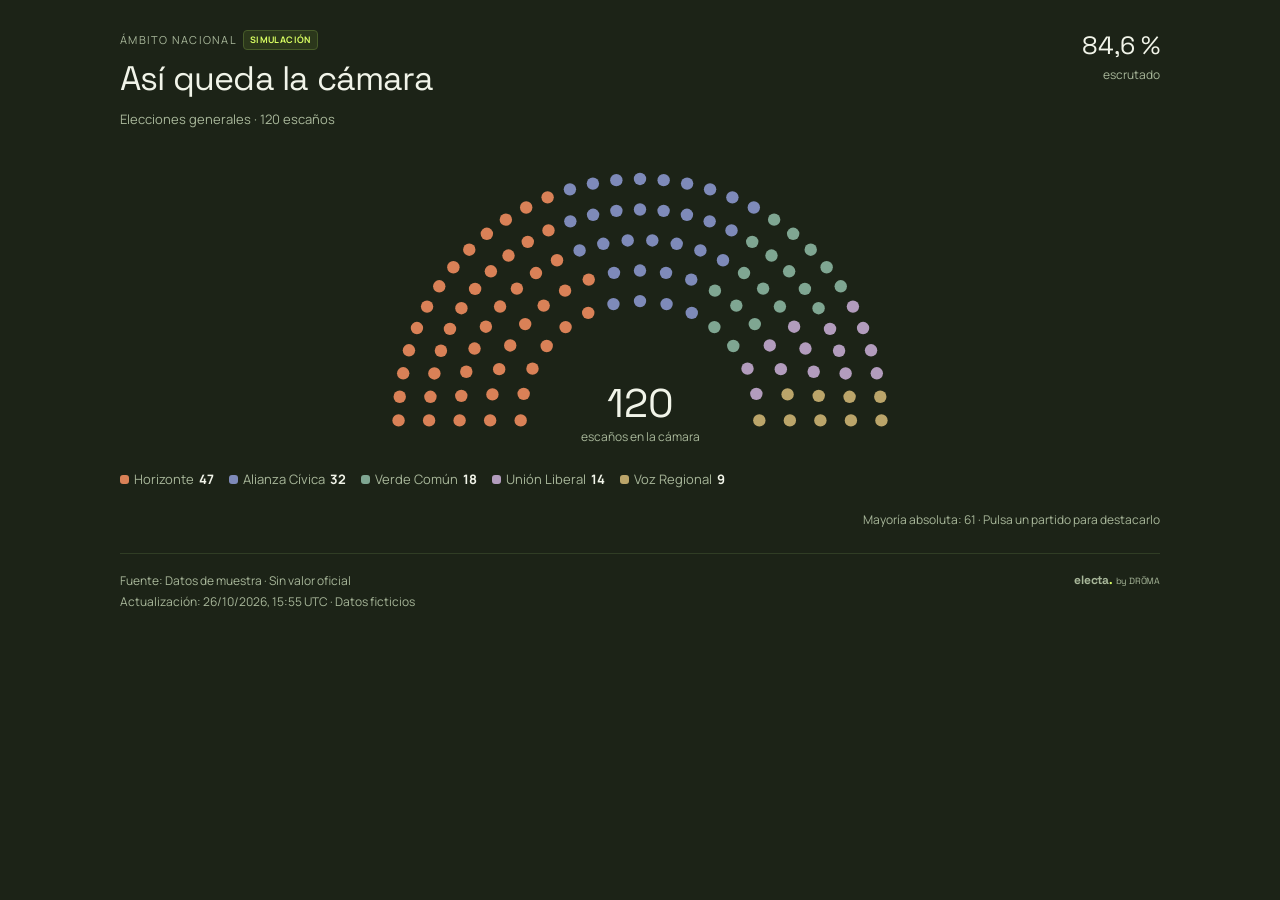
<file: ejemplos/hemi.html>
<!doctype html><html lang="es"><head><meta charset="utf-8"><meta name="viewport" content="width=device-width,initial-scale=1"><title>Elecciones generales · Hemiciclo</title><style>:root{--bg:#f6f5f1;--paper:#fff;--ink:#25312c;--muted:#7a817b;--line:#e6e7e0;--green:#263e34;--accent:#dc704a;--soft:#edf1ea;--radius:16px;--font:'DM Sans',Arial,sans-serif;--heading:'Manrope',Arial,sans-serif;color-scheme:light}
*{box-sizing:border-box}body{margin:0;background:var(--bg);color:var(--ink);font:14px/1.5 var(--font)}button,input,select,textarea{font:inherit}button,a,input,select,textarea{-webkit-tap-highlight-color:transparent}button{cursor:pointer}a{color:inherit}button:disabled{cursor:default;opacity:.5}button,input,select,textarea{outline-offset:4px}button:focus-visible,a:focus-visible,input:focus-visible,select:focus-visible,textarea:focus-visible{outline:2px solid var(--accent)}button{color:inherit}svg{vertical-align:middle}.icon{width:19px;height:19px;flex-shrink:0;stroke-width:1.6}h1,h2,h3,p{margin-top:0}h1,h2,h3{font-family:var(--heading)}.skip{position:fixed;left:10px;top:-60px;z-index:99;padding:12px;background:#fff}.skip:focus{top:10px}.shell{display:grid;grid-template-columns:216px minmax(0,1fr);min-height:100vh}.sidebar{border-right:1px solid var(--line);padding:34px 20px 20px;display:flex;flex-direction:column;position:sticky;top:0;height:100vh;background:#f3f3ed}.brand{text-decoration:none;display:flex;align-items:center;gap:11px;margin:0 10px 48px}.brand-mark{width:38px;height:38px;background:var(--green);border-radius:10px;color:#fff;display:grid;place-items:center;font:800 25px var(--heading);position:relative}.brand-mark:after{content:'';width:6px;height:6px;border-radius:50%;background:var(--accent);position:absolute;bottom:7px;right:6px}.brand-word{font:800 25px/1 var(--heading);letter-spacing:-1.3px}.brand-by{font-size:9px;letter-spacing:2px;margin-top:7px;display:block;color:#81877b}.side-label{font-size:10px;color:#949a8e;font-weight:700;letter-spacing:1.7px;margin:0 13px 13px}.side-nav{display:flex;flex-direction:column;gap:5px}.side-nav button{display:flex;align-items:center;gap:12px;border:0;background:transparent;text-align:left;width:100%;padding:12px 13px;border-radius:8px;font-size:13px;color:#69736a}.side-nav button.active{background:var(--green);color:#fff;font-weight:600}.side-nav button:hover:not(.active){background:#e8ebe1}.side-separator{height:1px;background:var(--line);margin:23px 12px}.side-note{margin-top:auto;padding:18px 12px 0;font-size:11px;color:#8a9085}.side-note b{display:block;font-size:11px;color:#52604e;margin-bottom:7px}.side-note p{font-size:10px;line-height:1.7;margin:0}.sidebar-footer{display:flex;align-items:center;gap:9px;padding:22px 10px 4px;font-size:11px;color:#65705e}.avatar{width:29px;height:29px;background:#e4e8dd;border-radius:50%;display:grid;place-items:center;font-size:11px;font-weight:700}.topbar{height:80px;padding:0 36px;display:flex;align-items:center;justify-content:space-between;border-bottom:1px solid var(--line);gap:15px}.breadcrumb{display:flex;gap:12px;font-size:11px;color:#91968b;align-items:center}.breadcrumb b{color:#475442;font-weight:500}.top-right{display:flex;align-items:center;gap:18px}.saved{font-size:10px;color:#7f8977;display:flex;gap:6px;align-items:center}.saved i,.status-dot{height:5px;width:5px;background:#7c996e;display:inline-block;border-radius:50%}.top-help{border:1px solid #ddd!important;border-radius:50%!important;width:25px;height:25px;display:grid;place-items:center;padding:0!important;background:transparent}.workspace{max-width:1660px;margin:auto;padding:31px 36px 35px}.page-heading{display:flex;justify-content:space-between;gap:25px;align-items:center;margin-bottom:26px}.eyebrow{font-size:9px;letter-spacing:1.6px;color:#87907d;font-weight:650;margin-bottom:9px}.page-heading h1{font-size:29px;letter-spacing:-1.2px;line-height:1.3;margin:0 0 7px;font-weight:750}.page-heading p{font-size:12px;color:#8a9085;margin:0}.heading-actions{display:flex;align-items:center;gap:9px}.btn{display:inline-flex;gap:8px;align-items:center;justify-content:center;border:1px solid var(--line);background:#fff;border-radius:7px;min-height:37px;padding:9px 13px;font-size:11px;font-weight:600;text-decoration:none;white-space:nowrap}.btn:hover{border-color:#b5bdae;background:#f7f9f3}.btn.primary{background:var(--green);border-color:var(--green);color:#fff}.btn.primary:hover{background:#375344}.btn.orange{background:var(--accent);border-color:var(--accent);color:#fff}.btn.soft{background:var(--soft);border-color:var(--soft)}.btn.small{padding:6px 10px;min-height:31px;font-size:10px}.btn.icon-only{padding:7px;min-width:32px}.btn .icon{width:15px;height:15px}.coverage-strip{display:flex;align-items:center;gap:12px;border:1px solid var(--line);background:#eeeee7;border-radius:10px;padding:12px 16px;margin-bottom:25px}.coverage-symbol{background:#e2e5d8;border:1px solid #d8dece;border-radius:8px;width:34px;height:34px;display:grid;place-items:center;color:#66785a}.coverage-text{font-size:12px;font-weight:600}.coverage-text small{display:block;font-weight:400;font-size:10px;color:#8a9281;margin-top:2px}.badge{display:inline-flex;font-size:9px;letter-spacing:.6px;align-items:center;gap:6px;border-radius:4px;background:#fcf0dc;padding:4px 8px;color:#ac7e2c;font-weight:600}.coverage-strip .badge{margin-left:auto}.coverage-strip .text-link{border:0;background:none;font-size:10px;color:#68765e;text-decoration:underline;margin-left:10px}.layout{display:grid;grid-template-columns:minmax(0,1fr) 292px;gap:23px;align-items:start}.section-head{display:flex;align-items:center;justify-content:space-between;gap:12px;margin-bottom:14px}.section-head h2{font-size:13px;font-weight:700;margin:0}.section-head small{color:#91988a;font-size:10px}.tabs{display:flex;gap:5px;margin-bottom:20px;border-bottom:1px solid var(--line);overflow:auto;scrollbar-width:thin}.tool-tab{border:0;border-bottom:2px solid transparent;background:none;display:flex;align-items:center;gap:6px;white-space:nowrap;font-size:10px;color:#8a9283;padding:10px 9px 13px}.tool-tab .icon{width:14px;height:14px}.tool-tab.active{border-color:var(--accent);color:#344a3b;font-weight:700}.card{border:1px solid var(--line);border-radius:var(--radius);background:var(--paper);overflow:hidden}.preview-card{box-shadow:0 3px 5px #2a342905}.preview-bar{padding:12px 21px;border-bottom:1px solid var(--line);display:flex;align-items:center;justify-content:space-between;font-size:9px;color:#949b8b;letter-spacing:.6px;background:#fafbf7}.preview-bar .left{display:flex;gap:7px;align-items:center}.preview-bar .left i{width:5px;height:5px;background:var(--accent);border-radius:50%}.device-switch{display:flex;gap:4px}.device-switch button{border:0;border-radius:4px;background:transparent;padding:4px 6px;color:#adb2a6;display:grid;place-items:center}.device-switch button.active{background:#eaeee4;color:#506746}.device-switch .icon{width:14px;height:14px}.canvas-wrap{padding:7px;background:#fff;transition:background .2s}.canvas-wrap.mobile{background:#edf0e8;padding:20px 8px}.canvas-wrap.mobile .widget{max-width:375px;margin:auto;border:1px solid var(--line);border-radius:12px}.preview-footer{border-top:1px solid var(--line);padding:12px 20px;display:flex;gap:7px;align-items:center;font-size:9px;color:#8f9686}.preview-footer .icon{width:13px;height:13px;color:#869777}.preview-footer span:last-child{margin-left:auto}.below-preview{margin-top:18px;display:flex;gap:12px;align-items:center;border:1px dashed #d4dcca;border-radius:10px;padding:15px 17px;background:#f1f3eb}.below-preview .icon{color:#8d9d78;width:23px;height:23px}.below-preview b{font-size:11px;display:block;margin-bottom:3px}.below-preview p{font-size:10px;color:#8c9583;margin:0}.below-preview .btn{margin-left:auto}.inspector{margin-top:2px}.inspector-card{padding:20px}.inspector-title{display:flex;gap:9px;align-items:center;font-size:12px;font-weight:700;margin-bottom:6px}.inspector-title .icon{width:16px;height:16px;color:#849674}.inspector-sub{font-size:10px;color:#9a9e94;margin-bottom:21px}.field{display:block;margin-bottom:14px;font-size:10px;color:#6c7863;font-weight:500}.field input,.field select,.field textarea{display:block;width:100%;margin-top:6px;border:1px solid #e1e5d9;border-radius:6px;background:#fcfdf9;padding:10px 11px;font-size:11px;color:#485741;min-width:0}.field input:focus,.field select:focus,.field textarea:focus{border-color:#8da17d}.field textarea{resize:vertical;min-height:80px}.field .note{display:block;font-weight:400;font-size:9px;color:#8d9685;margin-top:5px}.field-row{display:grid;grid-template-columns:1fr 1fr;gap:10px}.field .suffix{position:relative}.field .suffix span{position:absolute;right:12px;top:10px;color:#adb69f}.field input[type=number]{appearance:textfield}.field input::-webkit-inner-spin-button{opacity:1}.panel-divider{height:1px;background:var(--line);margin:20px 0}.inspector-party{display:flex;gap:9px;align-items:center;padding:6px 0;font-size:11px}.party-dot{display:inline-block;width:9px;height:9px;border-radius:3px;flex-shrink:0}.inspector-party b{font-weight:600;margin-left:auto;font-variant-numeric:tabular-nums}.inspector-party span:last-child{font-size:10px;color:#9ba391}.inspector-link{padding:9px 0 0;border:0;background:none;font-size:10px;color:#8d9d79;display:flex;gap:5px;align-items:center}.inspector-link .icon{width:12px;height:12px}.inspector-info{background:#edf0e6;padding:13px 14px;border-radius:9px;font-size:10px;line-height:1.7;color:#80906f;margin-top:15px}.inspector-info b{color:#657853}.footer-line{display:flex;justify-content:space-between;align-items:center;gap:10px;margin-top:23px;color:#a0a596;font-size:9px}.footer-line strong{font:700 12px var(--heading);letter-spacing:1px;color:#8c9580}.widget{--wbg:#fff;--wtext:#25312c;--wmuted:#87917e;--wline:#edf0e6;background:var(--wbg);color:var(--wtext);padding:27px 26px 17px;container-type:inline-size;min-width:0}.widget.dark{--wbg:#20332b;--wtext:#f0f3e9;--wmuted:#a0b29b;--wline:#3c5043}.widget-eyebrow{font-size:8px;text-transform:uppercase;letter-spacing:1.4px;color:var(--wmuted);margin-bottom:7px;display:flex;gap:6px;align-items:center}.widget-eyebrow .badge{font-size:7px;letter-spacing:.4px;padding:2px 5px}.widget h2{font-size:23px;letter-spacing:-.8px;font-weight:750;margin:0 0 5px;line-height:1.3}.widget-subtitle{font-size:10px;color:var(--wmuted);margin-bottom:22px}.widget-head{display:flex;justify-content:space-between;gap:15px;align-items:start}.counted{text-align:right;white-space:nowrap;font-size:20px;line-height:1.2;font-family:var(--heading);font-weight:650}.counted small{display:block;font:9px var(--font);color:var(--wmuted);margin-top:6px}.widget-tabs{display:flex;gap:5px;margin-bottom:19px}.widget-tabs button{background:none;border:1px solid var(--wline);border-radius:5px;font-size:9px;padding:5px 8px;color:var(--wmuted)}.widget-tabs button.active{background:var(--wline);color:var(--wtext)}.result-row{display:grid;grid-template-columns:115px minmax(30px,1fr) 48px 34px;gap:14px;align-items:center;margin-bottom:17px;font-size:11px}.party-name{display:flex;align-items:center;gap:9px;min-width:0}.party-name span:last-child{overflow:hidden;text-overflow:ellipsis;white-space:nowrap}.bar-track{height:25px;background:var(--wline);border-radius:4px;overflow:hidden}.bar-fill{height:100%;border-radius:4px;transition:width .35s;min-width:2px}.result-row strong{font-weight:650;text-align:right;font-variant-numeric:tabular-nums}.result-row .seat-count{color:var(--wmuted);text-align:right;font-size:10px}.results-labels{display:grid;grid-template-columns:115px minmax(30px,1fr) 48px 34px;gap:14px;font-size:8px;color:var(--wmuted);margin-bottom:13px}.results-labels span:nth-child(2){text-align:right}.results-labels span:nth-child(3),.results-labels span:nth-child(4){text-align:right}.widget-source{font-size:8px;color:var(--wmuted);border-top:1px solid var(--wline);padding-top:13px;margin-top:20px;line-height:1.7;display:flex;gap:12px;justify-content:space-between}.widget-source div:first-child{max-width:75%;overflow-wrap:anywhere}.widget-brand{font-size:9px;font-weight:600;letter-spacing:-.2px;white-space:nowrap}.widget-brand span{color:var(--accent)}.hemi{width:100%;height:auto;max-height:290px;display:block;overflow:visible}.hemi circle{cursor:pointer;transition:opacity .2s}.hemi circle:focus{stroke:var(--wtext);stroke-width:2;outline:none}.hemi-center{text-align:center;margin:-60px auto 15px;position:relative;pointer-events:none;width:max-content}.hemi-center strong{font:750 36px var(--heading);display:block;line-height:1}.hemi-center span{font-size:9px;color:var(--wmuted)}.legend{display:flex;gap:8px 14px;flex-wrap:wrap;margin:15px 0}.legend button{background:none;border:0;display:flex;gap:5px;align-items:center;padding:4px 0;font-size:10px;color:var(--wmuted)}.legend button.selected{color:var(--wtext);font-weight:700}.legend b{font-weight:600;color:var(--wtext)}.pact-intro{font-size:11px;color:var(--wmuted);margin-bottom:18px;line-height:1.7}.pact-layout{display:grid;grid-template-columns:minmax(0,1fr) 175px;gap:25px}.pact-list{display:flex;flex-direction:column;gap:7px}.pact-row{padding:11px;border:1px solid var(--wline);border-radius:8px;display:flex;align-items:center;gap:8px;background:transparent;color:var(--wtext);text-align:left;min-height:46px;font-size:11px;cursor:pointer}.pact-row input{accent-color:var(--green);width:15px;height:15px;margin:0}.pact-row strong{margin-left:auto;font-size:15px}.pact-row.checked{background:var(--wline);border-color:#a1b28b}.pact-summary{background:var(--wline);border-radius:10px;padding:20px 16px;display:flex;flex-direction:column;align-items:center;justify-content:center;text-align:center}.pact-number{font:750 49px/1 var(--heading);letter-spacing:-3px}.pact-number small{font-size:14px;letter-spacing:0;color:var(--wmuted);font-weight:500}.pact-summary p{font-size:10px;color:var(--wmuted);margin:8px 0 18px}.pact-message{font-size:11px;line-height:1.6;color:var(--accent);font-weight:600}.pact-message.success{color:#5c8c57}.dark .pact-message.success{color:#a1c987}.pact-bar{position:relative;margin:23px 0 7px;height:14px;border-radius:5px;background:var(--wline);display:flex}.pact-bar span{height:100%;transition:width .3s}.majority-line{position:absolute;top:-5px;height:24px;border-left:1px dashed var(--wtext)}.majority-caption{color:var(--wmuted);font-size:8px;margin-top:5px;text-align:right}.pact-tools{display:flex;align-items:center;justify-content:space-between;gap:7px;margin-top:18px}.pact-tools button{border:0;background:none;color:var(--wmuted);font-size:9px;text-decoration:underline;padding:4px 0}.pact-tools select{border:1px solid var(--wline);border-radius:5px;font-size:10px;padding:6px 7px;background:var(--wbg);color:var(--wtext);max-width:65%}.abstention-label{font-size:9px;color:var(--wmuted);display:block;margin-top:10px}.abstention-label select{margin-left:8px;background:var(--wbg);color:var(--wtext);border:1px solid var(--wline);border-radius:5px;font-size:10px;padding:4px;max-width:200px}.simple-list .pact-row{flex-wrap:wrap}.pact-row select{border:1px solid var(--wline);background:var(--wbg);color:var(--wtext);font-size:9px;padding:5px;border-radius:4px;margin-left:auto}.comparison-row{display:grid;grid-template-columns:100px minmax(20px,1fr) 40px;gap:14px;margin-bottom:20px;align-items:center;font-size:10px}.double-bar{display:flex;flex-direction:column;gap:4px}.double-bar>div{height:13px;border-radius:3px;background:var(--wline)}.double-bar span{height:100%;display:block;border-radius:3px}.delta{font-weight:650;text-align:right;font-size:12px}.delta.positive{color:#668955}.delta.negative{color:#c48164}.compare-key{display:flex;gap:14px;font-size:9px;color:var(--wmuted);margin-bottom:20px}.compare-key i{width:12px;height:8px;display:inline-block;background:var(--green);border-radius:2px;margin-right:5px}.turnout-body{display:flex;align-items:center;justify-content:center;gap:35px;padding:15px 0 20px}.donut{width:180px;max-width:50%;height:auto}.turnout-info strong{font:750 36px var(--heading);letter-spacing:-2px;display:block}.turnout-info p{font-size:11px;color:var(--wmuted);margin:0 0 15px}.turnout-delta{font-size:11px;color:#779365;background:var(--wline);border-radius:5px;padding:6px 10px;display:inline-block}.table-scroll{overflow:auto}.data-table{width:100%;border-collapse:collapse;font-size:11px}.data-table th{text-align:left;font-size:9px;color:var(--wmuted);font-weight:500;border-bottom:1px solid var(--wline);padding:10px 8px;white-space:nowrap}.data-table td{padding:12px 8px;border-bottom:1px solid var(--wline);font-variant-numeric:tabular-nums}.data-table th:not(:first-child),.data-table td:not(:first-child){text-align:right}.tool-grid{display:grid;grid-template-columns:repeat(3,minmax(0,1fr));gap:18px}.tool-card{padding:24px;display:flex;flex-direction:column;align-items:start}.tool-card .tool-icon{width:43px;height:43px;background:var(--soft);border-radius:11px;display:grid;place-items:center;color:#7b906c;margin-bottom:28px}.tool-card h2{font-size:17px;letter-spacing:-.5px;margin-bottom:8px}.tool-card p{font-size:12px;color:#8a9480;line-height:1.8;flex:1;margin-bottom:23px}.tool-card .tag{font-size:8px;text-transform:uppercase;color:#9b8970;margin-bottom:16px;letter-spacing:.8px}.tool-card .btn{width:100%}.data-card{padding:24px}.data-card h2{font-size:16px;margin-bottom:7px}.data-card>p{font-size:11px;color:#89937f;margin-bottom:22px}.data-editor{width:100%;border-collapse:collapse;min-width:690px}.data-editor th{text-align:left;font-size:9px;letter-spacing:.4px;text-transform:uppercase;color:#88947c;font-weight:500;padding:12px 9px;border-bottom:1px solid var(--line)}.data-editor td{padding:10px 8px;border-bottom:1px solid var(--line)}.data-editor input{border:1px solid #e5e9de;border-radius:5px;background:#fbfcf8;padding:9px 8px;color:#40543a;font-size:12px;width:100%;min-width:45px}.data-editor input[type=color]{width:33px;min-width:33px;height:33px;padding:3px;cursor:pointer}.data-editor .delete{border:0;background:none;color:#b7a599;padding:5px}.data-editor .name-col{width:25%}.data-editor .num-col{width:14%}.data-card-footer{display:flex;align-items:center;gap:10px;margin-top:20px}.data-card-footer span{margin-left:auto;color:#87937a;font-size:10px}.data-panels{display:grid;grid-template-columns:1.2fr 1fr;gap:20px;margin-top:20px}.data-panels .card{padding:23px}.data-panels h3{font-size:13px;margin-bottom:20px}.validation-list{padding:0;list-style:none;margin:0}.validation-list li{padding:10px 12px;border-radius:6px;font-size:11px;margin-bottom:7px;background:#f7f0e5;color:#a47f4d;line-height:1.6}.validation-list li.ok{background:#edf3e7;color:#6f885a}.draft-notice{margin-top:18px;padding:13px 16px;border-radius:8px;background:#edece3;color:#8c8e73;font-size:11px;line-height:1.7}.publication-card{padding:25px;display:grid;grid-template-columns:1fr auto;gap:25px;align-items:center;margin-bottom:16px}.publication-card h2{font-size:17px;margin-bottom:7px}.publication-card p{font-size:12px;color:#88937c;margin:0;line-height:1.8}.publication-card .chip{margin-top:12px;font-size:9px;color:#aa7f58}.empty-box{text-align:center;padding:65px 25px;color:#8c9881}.empty-box h2{font-size:20px;color:var(--ink)}dialog{border:1px solid var(--line);border-radius:17px;padding:0;max-width:640px;width:calc(100% - 30px);color:var(--ink);box-shadow:0 22px 70px #1e372733;max-height:90dvh}dialog::backdrop{background:#1f30294d;backdrop-filter:blur(3px)}.dialog-body{padding:28px}.dialog-header{display:flex;justify-content:space-between;align-items:center;margin-bottom:8px}.dialog-header h2{font-size:22px;letter-spacing:-.8px;margin:0}.dialog-header button{border:0;background:transparent;color:#98a18d;padding:5px}.dialog-description{font-size:12px;color:#89957c;margin-bottom:25px;line-height:1.8}.dialog-body textarea.code{font:10px/1.8 monospace;min-height:100px;background:#f5f7f0;resize:vertical}.dialog-actions{display:flex;gap:8px;flex-wrap:wrap;margin-top:20px}.dialog-note{font-size:10px;line-height:1.8;color:#8e967f;margin:17px 0 0}.check-field{display:flex;align-items:center;gap:9px;font-size:11px;color:#7d8a70;margin:15px 0}.check-field input{accent-color:var(--green)}.project-options{display:grid;grid-template-columns:1fr 1fr;gap:12px}.project-options button{padding:22px;flex-direction:column;gap:12px;white-space:normal;font-size:12px;text-align:center}.project-options button small{font-size:10px;font-weight:400;color:#8c977e}#toast{position:fixed;bottom:24px;left:50%;transform:translate(-50%,15px);opacity:0;pointer-events:none;z-index:100;background:var(--green);color:#fff;padding:12px 20px;border-radius:8px;font-size:12px;box-shadow:0 5px 25px #20332720;transition:.2s;max-width:90%;text-align:center}#toast.show{opacity:1;transform:translate(-50%,0)}.widget-page{background:#fff}.widget-page.dark-page{background:#20332b}.widget-page #app{max-width:1100px;margin:auto}.widget-page .widget{padding:30px}.widget-error{padding:30px;max-width:600px;margin:30px auto}.widget-error h1{font-size:24px}.widget-page .widget h2{font-size:clamp(21px,3vw,32px)}.widget-page .result-row{margin-bottom:21px}.widget-page .pact-layout{grid-template-columns:minmax(0,1fr) 220px}.widget-page .widget-source{font-size:10px}.menu-toggle{display:none}.compact-err{padding:25px;color:#a57e58}
@container(max-width:480px){.widget-head{gap:8px}.widget h2{font-size:21px}.counted{font-size:17px}.widget-subtitle{font-size:9px}.pact-layout{grid-template-columns:1fr}.pact-summary{padding:15px;display:grid;grid-template-columns:auto 1fr;gap:8px 18px;text-align:left}.pact-number{font-size:38px;grid-row:1/3}.pact-summary p{margin:0}.pact-message{font-size:10px}.result-row,.results-labels{grid-template-columns:88px minmax(20px,1fr) 38px 23px;gap:8px;font-size:10px}.bar-track{height:22px}.comparison-row{grid-template-columns:85px minmax(20px,1fr) 34px;gap:10px}.turnout-body{gap:20px}.turnout-info strong{font-size:30px}.turnout-delta{font-size:9px}.widget-source{flex-wrap:wrap;font-size:8px}.widget-source div:first-child{max-width:100%}.hemi-center{margin-top:-48px}.hemi-center strong{font-size:30px}.pact-row{font-size:10px}.pact-tools select{font-size:9px}}
@media(min-width:1600px){.layout{grid-template-columns:minmax(0,1fr) 320px;gap:30px}.workspace{padding:39px 45px}.widget{padding:35px 38px 25px}.result-row{margin-bottom:23px}.bar-track{height:29px}.result-row,.results-labels{grid-template-columns:140px minmax(20px,1fr) 50px 35px}.inspector-card{padding:25px}.tool-tab{font-size:12px;padding:13px}.tabs{margin-bottom:24px}.topbar{padding:0 45px}.page-heading h1{font-size:34px}.coverage-strip{margin-bottom:30px}.pact-layout{grid-template-columns:1fr 220px}}
@media(max-width:1180px){.shell{grid-template-columns:178px minmax(0,1fr)}.sidebar{padding:29px 13px 16px}.brand{margin-left:7px;gap:9px}.brand-word{font-size:23px}.side-nav button{padding:11px;font-size:12px}.workspace{padding:27px 24px}.topbar{padding:0 24px;height:68px}.layout{grid-template-columns:minmax(0,1fr) 253px;gap:17px}.page-heading h1{font-size:26px}.heading-actions .btn{padding:8px 10px}.inspector-card{padding:17px}.widget{padding:25px 19px 17px}.tool-tab{padding:10px 7px 12px;font-size:9px}.tool-tab .icon{display:none}.pact-layout{grid-template-columns:1fr}.pact-summary{padding:15px;display:grid;grid-template-columns:auto 1fr;gap:8px 18px;text-align:left}.pact-number{font-size:38px;grid-row:1/3}.pact-summary p{margin:0}.pact-message{font-size:10px}.below-preview{padding:13px}.below-preview .icon{display:none}.below-preview p{font-size:9px}.below-preview .btn{font-size:9px}.result-row,.results-labels{grid-template-columns:85px minmax(20px,1fr) 37px 25px;gap:9px}.widget-source{font-size:7px}.tool-grid{grid-template-columns:repeat(2,minmax(0,1fr))}.saved{display:none}.data-panels{grid-template-columns:1fr 1fr}}
@media(max-width:960px){.layout{grid-template-columns:1fr}.inspector{display:grid;grid-template-columns:1fr 1fr;gap:16px}.inspector-info{margin:0;align-self:start}.widget{padding:30px}.result-row,.results-labels{grid-template-columns:120px minmax(20px,1fr) 48px 30px;gap:14px}.pact-layout{grid-template-columns:minmax(0,1fr) 180px}.pact-summary{display:flex;text-align:center}.pact-number{font-size:49px}.pact-summary p{margin:8px 0 15px}.heading-actions{gap:6px}.heading-actions .btn{font-size:10px}.page-heading{align-items:start}.data-panels{grid-template-columns:1fr}.widget-source{font-size:9px}.topbar .breadcrumb{font-size:10px}}
@media(max-width:700px){.shell{display:block}.sidebar{height:62px;padding:0 17px;position:sticky;z-index:20;border-bottom:1px solid var(--line);border-right:0;flex-direction:row;align-items:center;justify-content:space-between}.brand{margin:0;gap:8px}.brand-mark{width:28px;height:28px;font-size:20px;border-radius:7px}.brand-mark:after{width:4px;height:4px;bottom:5px;right:4px}.brand-word{font-size:22px}.brand-by{display:none}.side-label,.side-separator,.side-note,.sidebar-footer{display:none}.side-nav{flex-direction:row;gap:2px}.side-nav button{padding:8px;font-size:10px;gap:5px;min-height:34px}.side-nav button .icon{width:14px;height:14px}.side-nav button[data-page=help]{display:none}.side-nav+.side-separator{display:none}.sidebar .secondary-nav{display:none}.topbar{height:44px;padding:0 18px}.breadcrumb{gap:8px}.top-right{gap:9px}.top-right .btn{font-size:9px;min-height:27px;padding:5px 9px}.top-help{display:none!important}.workspace{padding:23px 18px}.page-heading{display:block;margin-bottom:20px}.page-heading h1{font-size:27px;margin-bottom:8px}.page-heading p{font-size:11px;line-height:1.7}.heading-actions{margin-top:17px}.heading-actions .btn{font-size:10px}.coverage-strip{padding:11px 12px;gap:9px;margin-bottom:21px}.coverage-symbol{width:28px;height:28px}.coverage-text{font-size:11px}.coverage-text small{font-size:9px}.coverage-strip .badge{font-size:7px;padding:4px 5px}.coverage-strip .text-link{display:none}.tabs{gap:0}.tool-tab{padding:10px 9px 12px;font-size:10px}.section-head{margin-bottom:10px}.section-head small{font-size:9px}.widget{padding:24px 17px 15px}.preview-bar{padding:11px 14px;font-size:8px}.preview-footer{padding:11px 14px;font-size:8px}.preview-footer span:last-child{display:none}.below-preview{gap:8px;flex-wrap:wrap}.below-preview p{font-size:10px}.below-preview b{font-size:11px}.below-preview .btn{font-size:9px}.inspector{grid-template-columns:1fr}.inspector-info{font-size:11px}.inspector-card{padding:20px}.field{font-size:11px}.field input,.field select{font-size:13px;min-height:41px}.inspector-party{font-size:12px}.inspector-link{font-size:11px}.footer-line{font-size:8px}.footer-line span{max-width:70%}.tool-grid{grid-template-columns:1fr}.tool-card{padding:22px}.tool-card .tool-icon{margin-bottom:18px}.tool-card p{font-size:12px}.data-card{padding:18px}.data-card-footer{flex-wrap:wrap}.data-card-footer span{margin-left:0;width:100%}.data-panels{gap:15px}.data-panels .card{padding:20px}.publication-card{display:block;padding:22px}.publication-card .btn{margin-top:18px}.dialog-body{padding:23px}.dialog-header h2{font-size:20px}.project-options{grid-template-columns:1fr}.dialog-actions .btn{flex:1}.widget-page .widget{padding:22px 16px}.widget-page .pact-layout{grid-template-columns:1fr}.widget-page .pact-summary{display:grid;text-align:left}.widget-page .pact-summary p{margin:0}.turnout-body{gap:23px}.donut{width:150px}.turnout-info strong{font-size:31px}.result-row,.results-labels{grid-template-columns:85px minmax(20px,1fr) 38px 24px;gap:8px}.widget-source{font-size:8px}.data-editor input{font-size:14px;min-height:42px}.data-table td{font-size:10px}.abstention-label select{max-width:160px}.pact-layout{grid-template-columns:1fr}.pact-summary{display:grid;text-align:left}.pact-number{font-size:38px}.pact-summary p{margin:0}}
@media(prefers-reduced-motion:reduce){*{scroll-behavior:auto!important;transition:none!important}}
/* Readable editorial type, with comfortable controls on touchscreens. */
.page-heading p{font-size:13px}.coverage-text{font-size:13px}.coverage-text small{font-size:11px}.section-head h2{font-size:14px}.tool-tab{font-size:11px}.field{font-size:11px}.field input,.field select{font-size:13px}.inspector-sub{font-size:11px}.inspector-party{font-size:12px}.inspector-info{font-size:11px}.widget-eyebrow{font-size:9px}.widget-subtitle{font-size:11px}.widget-tabs button{font-size:10px}.result-row{font-size:12px}.result-row .seat-count{font-size:12px}.results-labels{font-size:9px}.widget-source{font-size:10px}.pact-intro{font-size:12px}.pact-row{font-size:12px}.pact-summary p{font-size:11px}.pact-message{font-size:12px}.pact-tools button,.pact-tools select{font-size:11px}.majority-caption{font-size:10px}.legend button{font-size:11px}.comparison-row{font-size:12px}.compare-key{font-size:10px}.preview-footer{font-size:10px}.below-preview p{font-size:11px}.below-preview b{font-size:12px}.btn{font-size:12px}.widget-source div:first-child{max-width:80%}.widget-source .widget-brand{font-size:11px}.side-nav button{font-size:13px}.footer-line{font-size:10px}.data-table{font-size:12px}.data-table th{font-size:10px}.dialog-note{font-size:11px}.dialog-description{font-size:13px}.inspector-card .btn{font-size:10px}.heading-actions .btn{font-size:11px}.tool-tab .icon{width:14px}
@container(max-width:480px){.result-row{font-size:11px}.widget-subtitle{font-size:10px}.widget-source{font-size:9px}.pact-message{font-size:11px}.comparison-row{font-size:11px}.widget-source div:first-child{max-width:100%}.pact-tools select{font-size:10px}.pact-tools button{font-size:10px}.widget-tabs button{font-size:10px}}
@media(max-width:1180px){.side-nav button{font-size:12px}.tool-tab{font-size:10px}.field input,.field select{font-size:12px}.page-heading p{font-size:12px}.result-row{font-size:11px}.pact-message{font-size:11px}.pact-tools select{font-size:10px}.pact-tools button{font-size:10px}}
@media(max-width:700px){.sidebar{height:111px;display:flex;flex-direction:column;justify-content:flex-start;align-items:stretch;padding:10px 15px 7px;gap:9px}.brand{align-self:flex-start}.side-nav{width:100%;gap:3px}.side-nav button{flex:1;padding:7px 4px;flex-direction:column;gap:4px;font-size:9px;white-space:nowrap;min-height:46px;line-height:1.2}.side-nav button .icon{width:16px;height:16px}.workspace{padding:23px 16px}.page-heading p{font-size:12px}.btn{min-height:41px;font-size:12px}.heading-actions .btn{min-height:41px;font-size:11px}.tool-tab{font-size:11px;min-height:44px;padding:10px 10px}.section-head small{font-size:8px}.section-head h2{font-size:13px}.field{font-size:12px}.field input,.field select{font-size:16px;min-height:44px}.inspector-sub{font-size:12px}.coverage-text{font-size:12px}.coverage-text small{font-size:10px}.widget-source{font-size:9px}.footer-line{font-size:9px}.preview-footer{font-size:9px}.widget-tabs button{min-height:36px}.pact-row{min-height:48px}.pact-tools select{min-height:40px}.pact-tools button{min-height:40px}.dialog-actions .btn{min-height:44px}.pact-row select{font-size:12px;min-height:35px}.widget-page .widget-source{font-size:9px}.widget-page .pact-row{font-size:12px}}
.layout>*{min-width:0}.main,.workspace,#pageContent{min-width:0}.section-head small{flex-shrink:1;text-align:right}.section-head h2{min-width:0}
@media(max-width:960px){.page-heading{display:block}.heading-actions{margin-top:17px}}
@media(max-width:700px){.layout .section-head>small{display:none}.widget-source{flex-wrap:wrap;gap:7px}.widget-source div:first-child{max-width:100%}.data-card .section-head{align-items:flex-start;flex-wrap:wrap}.data-card .section-head>div:last-child{margin-top:5px}}
/* Recovery, readable metadata, and long editorial content. */
.widget{--wmuted:#65745c}.widget.dark{--wmuted:#b3c1ad}.widget-head>div:first-child{min-width:0}.widget h2,.widget-subtitle,.coverage-text,.pact-intro{overflow-wrap:anywhere}.coverage-text{min-width:0}.coverage-strip{flex-wrap:wrap}.coverage-strip .badge{flex-shrink:0}.widget-eyebrow{flex-wrap:wrap}.bar-fill{min-width:0}.pact-row>span{min-width:0;flex:1;overflow-wrap:anywhere}.pact-row>strong,.pact-row>input,.pact-row>.party-dot{flex-shrink:0}.pact-row select{max-width:48%}.hemi-center{max-width:100%;overflow-wrap:anywhere}.legend button{min-width:0;overflow-wrap:anywhere;white-space:normal;text-align:left}.legend .party-dot,.legend b{flex-shrink:0}.turnout-info{min-width:0}.turnout-delta{overflow-wrap:anywhere}.data-table td:first-child{overflow-wrap:anywhere}.table-scroll{max-width:100%}.dialog-status{padding:12px;background:#edf3e7;color:#41583a;border-radius:7px;font-size:12px;line-height:1.7;margin:18px 0 0;overflow-wrap:anywhere}.download-retry{display:block;padding:11px 13px;margin:14px 0 0;background:#edf3e7;color:#34542d;border-radius:7px;font-size:12px;overflow-wrap:anywhere}.inspector-sub,.field .note,.preview-footer,.footer-line{color:#6b775f}.compare-key{flex-wrap:wrap}.turnout-delta{color:#4f7147}.dark .turnout-delta{color:#b4d6a2}.widget-tabs{flex-wrap:wrap}.pact-number{font-variant-numeric:tabular-nums}.side-nav button.active:focus-visible{outline-color:#dc704a}
@container(max-width:480px){.turnout-body{flex-wrap:wrap}.turnout-info{text-align:center}.pact-summary{grid-template-columns:minmax(80px,auto) minmax(0,1fr)}.pact-number{font-size:34px}.widget-source{overflow-wrap:anywhere}.result-row,.results-labels{grid-template-columns:minmax(64px,90px) minmax(15px,1fr) 42px 26px;gap:7px}}
@media(max-width:420px){.sidebar{padding-left:9px;padding-right:9px}.side-nav button{font-size:8px}.heading-actions{flex-wrap:wrap}.heading-actions .btn{flex:1}.coverage-strip .badge{margin-left:0}.field-row{gap:8px}.dialog-header h2{font-size:21px}.data-card-footer .btn{white-space:normal}.data-panels .card{min-width:0}.widget-tabs>label{width:100%;margin-left:0!important;text-align:right}}

/* Electa 1.2 — Dröma: Manrope, Space Grotesk, charcoal, olive and lime. */
:root{--bg:#101110;--paper:#1c2317;--ink:#f1f4e9;--muted:#a0ad95;--line:#34402b;--green:#d9ff62;--accent:#d9ff62;--soft:#25301b;--font:'Manrope',Arial,sans-serif;--heading:'Space Grotesk',Arial,sans-serif;--radius:13px;color-scheme:dark}
body{background:var(--bg);color:var(--ink);font-size:15px;line-height:1.65;-webkit-font-smoothing:antialiased}::selection{background:var(--accent);color:#17200c}button,input,select,textarea{font-family:var(--font)}.skip{background:var(--accent);color:#17200c}.shell{grid-template-columns:236px minmax(0,1fr)}.sidebar{background:#151c10;border-color:var(--line);padding:32px 18px 20px}.brand{gap:12px;margin-bottom:42px}.brand-mark{background:var(--accent);color:#17200c;border-radius:9px}.brand-mark:after{background:#17200c}.brand-word{font-family:var(--heading);font-weight:700;font-size:29px;letter-spacing:-1.4px;color:var(--ink)}.brand-by{color:var(--muted);font-size:10px;letter-spacing:1.7px}.side-label{color:var(--muted);font-size:11px;letter-spacing:1.35px}.side-nav{gap:7px}.side-nav button{color:#bdc8b2;font-size:14px;padding:13px 12px;line-height:1.5;border-radius:8px}.side-nav button.active{background:var(--accent);color:#17200c;font-weight:700}.side-nav button:hover:not(.active){background:#243019;color:var(--ink)}.secondary-nav .btn{color:#bdc8b2!important;font-size:12px!important;padding-left:12px!important;white-space:normal}.side-separator{background:var(--line)}.side-note{color:var(--muted);font-size:12px}.side-note b{color:#c8d3b6;font-size:12px}.side-note p{font-size:12px;line-height:1.8}.sidebar-footer{border-top:1px solid var(--line);margin-top:21px;padding:18px 8px 0;font-size:12px;color:var(--muted)}.avatar{background:#2b381e;color:var(--accent);width:32px;height:32px}.droma-signature{width:72px;height:32px;object-fit:contain;filter:invert(1);margin-left:auto}.topbar{background:#101110;border-color:var(--line);height:78px}.breadcrumb{font-size:12px;color:var(--muted);gap:10px}.breadcrumb b{color:#d5dfca}.breadcrumb .icon{width:15px;height:15px}.top-right{gap:14px}.saved{color:#a0ad95;font-size:11px}.saved i{background:var(--accent)}.top-help{border-color:var(--line)!important;color:var(--muted);width:30px;height:30px}.workspace{padding:32px 34px 34px}.eyebrow{font-size:11px;color:#b4c29e;letter-spacing:1.6px;margin-bottom:12px}.page-heading{align-items:center;margin-bottom:26px}.page-heading h1{font-size:33px;line-height:1.18;font-weight:500;letter-spacing:-1.15px;margin-bottom:11px}.page-heading p{font-size:15px;color:var(--muted);line-height:1.75}.heading-actions{gap:9px}.btn{background:#252e1d;border-color:#3c4a30;border-radius:7px;color:var(--ink);font-size:13px;line-height:1.5;font-weight:700;min-height:43px;padding:10px 14px}.btn:hover{background:#303d23;border-color:#607344;color:var(--ink)}.btn.primary,.btn.orange{background:var(--accent);border-color:var(--accent);color:#17200c}.btn.primary:hover,.btn.orange:hover{background:#e4ff8b;border-color:#e4ff8b;color:#17200c}.btn.soft{background:#2a371e;border-color:#3c4a30;color:#dce9c9}.btn.small{font-size:12px;min-height:36px;padding:7px 11px}.heading-actions .btn{font-size:12px}.btn.icon-only{min-height:36px}.coverage-strip{background:#1c2317;border-color:var(--line);padding:14px 16px;gap:12px}.coverage-symbol{background:#27321c;border-color:#3c4c2c;color:#cce59b;width:38px;height:38px}.coverage-text{color:var(--ink);font-size:14px}.coverage-text small{font-size:12px;color:var(--muted)}.badge{background:#2b371b;color:#d9ff62;border:1px solid #475b29;font-size:10px}.coverage-strip .text-link{color:#c5d3b2;font-size:12px}.section-head h2{font-size:16px;font-weight:500;color:var(--ink)}.section-head small{font-size:11px;color:var(--muted)}.tabs{border-color:var(--line);gap:3px}.tool-tab{font-size:13px;color:var(--muted);padding:12px 10px 15px;line-height:1.4}.tool-tab.active{border-color:var(--accent);color:var(--accent);font-weight:700}.tool-tab:hover{color:#dce8cb}.tool-tab .icon{width:16px;height:16px}.card{background:var(--paper);border-color:var(--line);box-shadow:none}.preview-card{border-color:#3b4a2d}.preview-bar{background:#20291a;border-color:var(--line);color:#b4c2a2;font-size:11px;padding:13px 19px}.preview-bar .left i{background:var(--accent)}.device-switch button{color:#8fa17a;min-width:30px;min-height:28px}.device-switch button.active{background:#344724;color:var(--accent)}.canvas-wrap{background:#10150d;padding:7px}.canvas-wrap.mobile{background:#141b0f}.canvas-wrap.mobile .widget{border-color:#465931}.preview-footer{background:#20291a;border-color:var(--line);font-size:12px;color:var(--muted);padding:13px 17px;flex-wrap:wrap}.preview-footer .icon{color:var(--accent)}.below-preview{background:#1b2512;border-color:#4a6032;padding:17px}.below-preview .icon{color:var(--accent)}.below-preview b{font-size:14px;font-weight:700}.below-preview p{font-size:12px;color:#b2c19d;line-height:1.65}.inspector-card{padding:20px}.inspector-title{font-size:15px;font-weight:700;color:var(--ink)}.inspector-title .icon{color:#c4dca0}.inspector-sub{font-size:12px;color:var(--muted);line-height:1.65}.field{font-size:13px;color:#bdcbb0;line-height:1.55;margin-bottom:16px}.field input,.field select,.field textarea{background:#11180c;border-color:#3c4b2e;color:var(--ink);font-size:14px;line-height:1.5;padding:10px 11px;border-radius:6px;min-height:43px}.field input::placeholder,.field textarea::placeholder{color:#899875;opacity:1}.field input:focus,.field select:focus,.field textarea:focus{border-color:var(--accent)}.field .note{color:#a5b497;font-size:12px;line-height:1.65}.field .suffix span{color:var(--muted)}.panel-divider{background:var(--line)}.inspector-party{font-size:14px;padding:7px 0;gap:9px;color:#d6e0ca}.inspector-party b{color:#eef4e4;font-size:14px}.inspector-party span:last-child{font-size:12px;color:var(--muted)}.inspector-link{color:var(--accent);font-size:12px;line-height:1.6;min-height:35px}.inspector-info{background:#222e17;border:1px solid #3a4a29;color:#b1c29c;font-size:12px;line-height:1.8}.inspector-info b{color:#d3e8b6}.inspector-card .btn{font-size:12px}.footer-line{font-size:11px;color:var(--muted);line-height:1.8}.footer-line strong{color:#c0d1aa;font-family:var(--heading);font-size:14px}
.widget{--wbg:#f4f5ef;--wtext:#192112;--wmuted:#59694b;--wline:#e0e5d6;--waccent:#566f1d;padding:29px 26px 21px;font-size:15px;line-height:1.65;color-scheme:light}.widget.dark{--wbg:#1c2317;--wtext:#f1f4e9;--wmuted:#a8b79a;--wline:#303d25;--waccent:#d9ff62;color-scheme:dark}.widget-eyebrow{font-size:11px;line-height:1.6;letter-spacing:1.25px;margin-bottom:9px}.widget-eyebrow .badge{font-size:9px;padding:2px 6px}.widget h2{font-family:var(--heading);font-size:27px;font-weight:500;line-height:1.18;letter-spacing:-.8px;margin-bottom:9px}.widget-subtitle{font-size:13px;line-height:1.65;margin-bottom:24px}.counted{font-size:25px;font-weight:500;font-family:var(--heading)}.counted small{font-size:12px;line-height:1.5}.widget-tabs{gap:6px;align-items:center}.widget-tabs button{font-size:12px;padding:7px 10px;min-height:35px}.widget-tabs label,.widget-tabs select{font-size:12px!important;color:var(--wmuted)!important}.widget-tabs select{min-height:34px}.results-labels,.result-row{grid-template-columns:125px minmax(20px,1fr) 57px 38px;gap:12px}.results-labels{font-size:11px;margin-bottom:15px}.result-row{font-size:14px;margin-bottom:21px}.bar-track{height:28px}.result-row strong{font-weight:700}.result-row strong>span{font-size:11px!important}.result-row .seat-count{font-size:14px}.widget-source{font-size:12px;padding-top:16px;margin-top:23px;line-height:1.75;gap:15px}.widget-source .widget-brand{font-size:12px;font-family:var(--heading)}.widget-source .widget-brand span[style]{font-size:9px!important}.pact-intro{font-size:14px;line-height:1.8;margin-bottom:20px}.pact-layout{grid-template-columns:minmax(0,1fr) 185px;gap:20px}.pact-row{font-size:14px;padding:12px;min-height:50px;border-color:var(--wline)}.pact-row input{accent-color:var(--waccent);width:17px;height:17px}.pact-row.checked{border-color:#6a8b38;background:var(--wline)}.pact-row strong{font-size:18px;font-family:var(--heading);font-weight:600}.pact-row select{font-size:12px;padding:7px;min-height:34px}.pact-summary{padding:22px 16px}.pact-number{font-size:54px;font-weight:500;letter-spacing:-2px}.pact-number small{font-size:17px;font-family:var(--font)}.pact-summary p{font-size:13px;line-height:1.65}.pact-message{font-size:14px;line-height:1.65;color:#9b482b}.dark .pact-message{color:#ffb49b}.pact-message.success{color:#405e1d}.dark .pact-message.success{color:#d9ff62}.majority-caption{font-size:12px;line-height:1.65}.pact-tools{flex-wrap:wrap;gap:10px}.pact-tools select,.pact-tools button{font-size:12px;min-height:37px}.widget>p[style]{font-size:11px!important;line-height:1.8!important}.hemi-center strong{font-family:var(--heading);font-size:40px;font-weight:500}.hemi-center span{font-size:12px;line-height:1.6}.legend{gap:9px 15px}.legend button{font-size:13px;line-height:1.5;padding:6px 0}.compare-key{font-size:12px;gap:10px 16px}.compare-key i{background:var(--waccent)}.comparison-row{grid-template-columns:120px minmax(20px,1fr) 44px;gap:13px;font-size:14px;margin-bottom:24px}.double-bar>div{height:15px}.delta{font-size:16px}.delta.positive{color:#4d6c24}.dark .delta.positive{color:#d9ff62}.delta.negative{color:#995539}.dark .delta.negative{color:#ffb49b}.turnout-info strong{font-family:var(--heading);font-size:39px;font-weight:500}.turnout-info p{font-size:14px}.turnout-delta{font-size:13px;line-height:1.65;color:#405e1d}.dark .turnout-delta{color:#d9ff62}.donut circle:nth-child(2){stroke:var(--waccent)}.data-table{font-size:14px}.data-table th{font-size:12px;padding:12px 9px;line-height:1.6}.data-table td{padding:13px 9px}.widget .btn{font-size:13px}.widget-page,.widget-page.dark-page{background:var(--bg)}.widget-page .widget h2{font-size:clamp(25px,3vw,34px)}.widget-page .widget-source{font-size:12px}.widget-page .pact-layout{grid-template-columns:minmax(0,1fr) 220px}
.tool-card{padding:25px}.tool-card .tool-icon{background:#29351f;color:var(--accent);margin-bottom:23px}.tool-card h2{font-size:21px;font-weight:500;line-height:1.25}.tool-card p{font-size:14px;line-height:1.8;color:var(--muted)}.tool-card .tag{font-size:11px;color:#b6c69f}.data-card h2{font-size:20px;font-weight:500}.data-card .section-head p{font-size:13px!important;color:var(--muted)!important;line-height:1.7}.data-editor th{font-size:11px;color:#aabc95;padding:13px 9px}.data-editor td{padding:12px 8px}.data-editor input{background:#11180c;border-color:#3b4a2d;color:#eff4e7;font-size:14px;padding:10px 9px;min-height:42px}.data-editor .delete{color:#bd977b;min-width:35px;min-height:38px}.data-card-footer{flex-wrap:wrap}.data-card-footer span{font-size:12px;color:#b1c09d}.data-panels h3{font-size:17px;font-weight:500;color:var(--ink)}.data-panels p[style]{font-size:12px!important;color:var(--muted)!important}.check-field{color:#c1d0af;font-size:13px;line-height:1.65}.check-field input{accent-color:var(--accent)}.validation-list li{background:#30291e;color:#f1c29d;font-size:13px;padding:12px}.validation-list li.ok{background:#2a3a1c;color:#d9ff62}.draft-notice{background:#232e19;color:#bdcda8;border:1px solid #394b27;font-size:13px;line-height:1.8;padding:15px 17px}.publication-card{padding:26px}.publication-card h2{font-size:21px;font-weight:500}.publication-card p{font-size:14px;color:var(--muted)}.publication-card .chip{font-size:12px;color:#c5d4b0}.empty-box{color:var(--muted)}.dialog-body{background:#1c2317}.dialog-header h2{font-family:var(--heading);font-size:26px;font-weight:500;line-height:1.2;letter-spacing:-.7px}.dialog-header button{color:#becdaa;min-width:36px;min-height:36px}.dialog-description{color:var(--muted);font-size:14px;line-height:1.8}.dialog-note{color:#aabc97;font-size:12px;line-height:1.8}.dialog-body textarea.code{font-size:12px;line-height:1.8;background:#11180c;color:#d6e6bf;border-color:#3c4b2d}.dialog-status,.download-retry{background:#2b3b1c;color:#d9ff62;font-size:13px;border:1px solid #4a622e}.project-options button{font-size:14px}.project-options button small{font-size:12px;color:var(--muted)}#toast{background:#d9ff62;color:#17200c;font-size:14px;font-weight:600;border:1px solid #e4ff8b}.compact-err{color:#ffb49b;font-size:14px}.compact-err b{font-family:var(--heading);font-size:18px}dialog{background:#1c2317;color:var(--ink);border-color:#4a5b37;box-shadow:0 20px 70px #0007}dialog::backdrop{background:#090d08b3;backdrop-filter:blur(4px)}
@media(min-width:1600px){.layout{grid-template-columns:minmax(0,1fr) 330px}.workspace{padding:39px 45px}.widget{padding:35px 36px 26px}.page-heading h1{font-size:38px}.tool-tab{font-size:14px;padding:13px 14px 16px}.result-row,.results-labels{grid-template-columns:155px minmax(20px,1fr) 61px 40px}.result-row{font-size:15px}.pact-layout{grid-template-columns:minmax(0,1fr) 220px}.inspector-card{padding:24px}}
@media(max-width:1180px){.shell{grid-template-columns:202px minmax(0,1fr)}.sidebar{padding:29px 14px 18px}.side-nav button{font-size:13px;padding:12px 10px}.workspace{padding:28px 23px}.topbar{padding:0 23px}.layout{grid-template-columns:minmax(0,1fr) 270px;gap:18px}.page-heading{display:block}.heading-actions{margin-top:17px}.tool-tab{font-size:12px;padding:12px 8px 15px}.inspector-card{padding:17px}.field input,.field select{font-size:14px}.widget{padding:25px 20px 20px}.pact-layout{grid-template-columns:1fr}.pact-summary{display:grid;grid-template-columns:auto 1fr;gap:8px 18px;text-align:left;padding:16px}.pact-number{font-size:44px;grid-row:1/3}.pact-summary p{margin:0}.result-row,.results-labels{grid-template-columns:100px minmax(18px,1fr) 52px 34px;gap:10px}.result-row{font-size:13px}.widget-source{flex-wrap:wrap}.widget-source div:first-child{max-width:100%}}
@media(max-width:960px){.layout{grid-template-columns:1fr}.inspector{grid-template-columns:1fr 1fr}.pact-layout{grid-template-columns:minmax(0,1fr) 180px}.pact-summary{display:flex;text-align:center}.pact-number{font-size:50px}.pact-summary p{margin:8px 0 16px}.tool-grid{grid-template-columns:repeat(2,minmax(0,1fr))}.widget{padding:29px 25px 21px}.result-row,.results-labels{grid-template-columns:120px minmax(20px,1fr) 57px 38px;gap:12px}}
@container(max-width:480px){.widget h2{font-size:25px;line-height:1.2}.widget-eyebrow{font-size:10px}.widget-subtitle{font-size:12px}.counted{font-size:22px}.counted small{font-size:11px}.pact-layout{grid-template-columns:1fr}.pact-summary{display:grid;grid-template-columns:minmax(72px,auto) minmax(0,1fr);gap:8px 13px;text-align:left;padding:16px 13px}.pact-number{font-size:40px;grid-row:1/3}.pact-number small{font-size:15px}.pact-summary p{margin:0;font-size:12px}.pact-message{font-size:13px}.result-row,.results-labels{grid-template-columns:minmax(65px,93px) minmax(14px,1fr) 48px 34px;gap:7px}.result-row{font-size:13px;margin-bottom:20px}.result-row .seat-count{font-size:13px}.results-labels{font-size:10px}.bar-track{height:26px}.widget-source{font-size:11px;flex-wrap:wrap;gap:9px}.widget-source div:first-child{max-width:100%}.pact-intro{font-size:13px}.pact-row{font-size:13px;padding:11px;min-height:49px}.pact-row strong{font-size:17px}.pact-tools select,.pact-tools button{font-size:12px;min-height:40px}.pact-tools select{max-width:100%;width:100%}.majority-caption{font-size:11px}.hemi-center{margin-top:-49px}.hemi-center strong{font-size:34px}.hemi-center span{font-size:11px}.legend button{font-size:12px}.comparison-row{grid-template-columns:minmax(70px,100px) minmax(20px,1fr) 36px;gap:10px;font-size:13px}.delta{font-size:15px}.compare-key{font-size:11px}.turnout-body{flex-wrap:wrap;gap:19px}.turnout-info{text-align:center}.turnout-info strong{font-size:35px}.turnout-info p{font-size:13px}.turnout-delta{font-size:12px}.data-table{font-size:13px}.data-table th{font-size:11px}.widget-tabs button{font-size:12px}.widget-tabs label,.widget-tabs select{font-size:11px!important}}
@media(max-width:700px){.shell{display:block}.sidebar{height:auto;min-height:112px;padding:11px 13px 8px;gap:10px;flex-direction:column;align-items:stretch}.brand{margin:0;gap:9px;align-self:flex-start}.brand-mark{width:30px;height:30px;font-size:21px}.brand-word{font-size:24px}.side-nav{gap:4px}.side-nav button{font-size:10px;padding:8px 3px;min-height:48px;gap:4px;flex-direction:column;line-height:1.25}.side-nav button .icon{width:16px;height:16px}.topbar{height:49px;padding:0 16px}.breadcrumb{font-size:11px;gap:7px}.top-right .btn{font-size:11px;padding:6px 10px;min-height:32px}.workspace{padding:25px 16px}.page-heading h1{font-size:31px;line-height:1.2}.page-heading p{font-size:14px;line-height:1.8}.eyebrow{font-size:10px;letter-spacing:1.3px}.heading-actions{flex-wrap:wrap;gap:8px}.heading-actions .btn{font-size:12px;min-height:43px}.coverage-strip{padding:12px;gap:10px}.coverage-text{font-size:13px}.coverage-text small{font-size:11px}.coverage-strip .badge{font-size:9px;padding:4px 7px}.section-head h2{font-size:15px}.tool-tab{font-size:12px;min-height:46px;padding:12px 10px 15px}.widget{padding:25px 17px 19px}.preview-bar{font-size:10px;padding:12px 13px}.preview-footer{font-size:11px;padding:12px 13px}.below-preview{padding:15px;gap:12px}.below-preview b{font-size:14px}.below-preview p{font-size:12px}.below-preview .btn{font-size:12px;margin-left:0}.inspector{grid-template-columns:1fr}.inspector-card{padding:21px}.inspector-title{font-size:16px}.inspector-sub{font-size:13px}.field{font-size:14px}.field input,.field select,.field textarea{font-size:16px;min-height:46px}.field .note{font-size:12px}.inspector-party{font-size:14px}.inspector-info{font-size:13px}.footer-line{font-size:11px}.tool-grid{grid-template-columns:1fr}.tool-card{padding:23px}.tool-card p{font-size:14px}.data-card{padding:18px}.data-panels h3{font-size:18px}.data-editor input{font-size:16px;min-height:45px}.data-editor th{font-size:12px}.data-card-footer .btn{font-size:13px;white-space:normal}.data-card-footer span{font-size:12px}.validation-list li{font-size:13px}.draft-notice{font-size:13px}.publication-card{padding:23px}.publication-card h2{font-size:21px}.publication-card p{font-size:14px}.dialog-body{padding:22px}.dialog-header h2{font-size:25px}.dialog-description{font-size:14px}.dialog-note{font-size:12px}.dialog-actions .btn{font-size:13px;white-space:normal;min-height:45px}.project-options button{font-size:14px}.widget-page .widget{padding:25px 17px 20px}.widget-page .widget-source{font-size:11px}.widget-page .pact-layout{grid-template-columns:1fr}.widget-page .pact-summary{display:grid;text-align:left}.widget-page .pact-summary p{margin:0}}
@media(max-width:420px){.sidebar{padding-left:9px;padding-right:9px}.side-nav button{font-size:9px;white-space:normal}.workspace{padding-left:13px;padding-right:13px}.heading-actions .btn{flex:1;padding:9px 10px;font-size:11px}.coverage-strip .badge{margin-left:0}.widget-tabs>label{width:100%;margin-left:0!important;text-align:right}.field-row{gap:9px}.dialog-body{padding:20px}.dialog-header h2{font-size:23px}}

@font-face{font-family:'Manrope';font-style:normal;font-weight:400;font-display:swap;src:url([data-uri]) format('woff')}
@font-face{font-family:'Manrope';font-style:normal;font-weight:700;font-display:swap;src:url([data-uri]) format('woff')}
@font-face{font-family:'Space Grotesk';font-style:normal;font-weight:400;font-display:swap;src:url([data-uri]) format('woff')}
@font-face{font-family:'Space Grotesk';font-style:normal;font-weight:700;font-display:swap;src:url([data-uri]) format('woff')}
/* Finishing touches for larger labels and compact navigation. */
.inspector-card .section-head h2{font-size:14px!important}.legend>span{font-size:12px!important}.donut text{font-family:var(--heading)}.donut text:first-of-type{font-size:30px}.donut text:last-of-type{font-size:11px}
@media(max-width:700px){.side-nav button{font-size:11px;white-space:normal;min-width:0;line-height:1.3}.side-nav button span{display:block;max-width:100%}.sidebar{min-height:120px}}
.widget-page{background:#f4f5ef}.widget-page.dark-page{background:#1c2317}

.advanced-dialog{width:calc(100vw - 28px);max-width:none;height:92dvh;max-height:92dvh;padding:0;overflow:hidden}.advanced-dialog[open]{display:flex;flex-direction:column}.advanced-dialog-bar{display:flex;justify-content:space-between;align-items:center;gap:15px;padding:12px 18px;background:#1c2317;border-bottom:1px solid #34402b}.advanced-dialog-bar b{font-family:var(--heading);font-size:18px;font-weight:500}.advanced-dialog-frame{display:block;flex:1;min-height:0;width:100%;border:0;background:#101110}[hidden]{display:none!important}
/* Guided insertion, shared Dröma palette and typography. */
.insert-dialog{width:calc(100% - 32px);max-width:1140px;max-height:94dvh}.insert-dialog .dialog-body{padding:30px}.insert-dialog .dialog-header{align-items:flex-start;gap:18px}.insert-dialog .dialog-header h2{font-size:30px;margin-top:8px}.insert-dialog .dialog-description{margin:12px 0 25px}.insert-layout{display:grid;grid-template-columns:minmax(0,1fr) minmax(0,1fr);gap:30px;align-items:start}.insert-settings,.insert-preview{min-width:0}.insert-step{display:flex;gap:11px;align-items:center;margin:0 0 16px}.insert-step>span{display:grid;place-items:center;flex-shrink:0;border:1px solid #586d39;background:#28371d;color:var(--accent);width:28px;height:28px;border-radius:50%;font-family:var(--heading);font-size:14px}.insert-step h3{font-family:var(--heading);font-size:18px;font-weight:500;margin:0;line-height:1.4}.insert-settings .field-row{margin-bottom:22px}.insert-methods{display:grid;gap:9px;margin-bottom:14px}.insert-method{display:flex;align-items:center;gap:12px;padding:14px;text-align:left;border:1px solid #435331;border-radius:10px;background:#151c10;min-width:0}.insert-method[aria-pressed=true]{border-color:var(--accent);background:#2b391e;box-shadow:inset 3px 0 var(--accent)}.insert-method .icon{width:21px;height:21px;flex-shrink:0;color:#d1dfa9}.insert-method>span{flex:1;min-width:0}.insert-method b{display:block;font-size:14px;font-weight:600}.insert-method small{display:block;font-size:12px;color:#a9b89c;margin-top:2px}.insert-method em{font-size:9px;font-weight:700;font-style:normal;background:var(--accent);color:#17200c;padding:3px 7px;border-radius:4px}.insert-instructions{font-size:14px;line-height:1.75;color:#d6e0cb}.insert-instructions p{margin:12px 0}.insert-instructions .note,.insert-settings .note{font-size:12px;line-height:1.7;color:#aabc97}.insert-instructions .field{margin-top:18px}.insert-filename{display:block;overflow-wrap:anywhere;color:#bdcda8;font-size:12px;margin:8px 0 15px}.insert-error{display:block;color:#ffb9a2;font-size:12px;line-height:1.6}.insert-resize{display:flex;align-items:center;gap:9px;font-size:13px;margin:22px 0 0}.insert-resize input{accent-color:var(--accent);width:16px;height:16px}.insert-resize+.note{margin:7px 0 15px}.insert-status{background:#28371d;color:#d6e7bd;border:1px solid #425831;border-radius:8px;padding:12px 14px;font-size:13px;line-height:1.65;overflow-wrap:anywhere}.insert-status.is-error{background:#3c251c;color:#ffd0ba;border-color:#8d5940}.insert-copy{width:100%;margin-top:12px;min-height:48px;font-size:14px}.insert-code,.insert-help{border-top:1px solid var(--line);margin-top:18px;padding-top:14px;font-size:13px;line-height:1.7;color:#afbd9e}.insert-code summary,.insert-help summary{cursor:pointer;color:#d1dfbf;min-height:27px}.insert-code .field{margin-top:13px}.insert-code textarea.code{width:100%;height:132px;min-height:100px;white-space:pre;overflow:auto;resize:vertical;font-size:11px}.insert-code .dialog-actions{margin-top:10px}.insert-help p{font-size:13px;line-height:1.8}.insert-preview{background:#151c10;border:1px solid #3a482b;border-radius:12px;overflow:hidden}.insert-preview-header{padding:14px 16px;display:flex;justify-content:space-between;align-items:center;gap:8px;border-bottom:1px solid #34402b;color:#afbd9e;font-size:10px;letter-spacing:1px}.insert-preview-header>div:first-child{display:flex;gap:7px;align-items:center}.live-dot{width:6px;height:6px;background:var(--accent);border-radius:50%;flex-shrink:0}.insert-frame-wrap{width:100%;max-width:100%;height:480px;margin:auto;transition:max-width .2s;background:#1c2317}.insert-frame-wrap.mobile{max-width:375px}.insert-frame-wrap iframe{display:block;width:100%;height:100%;border:0}.insert-preview-note{display:flex;gap:8px;align-items:flex-start;padding:15px 16px;margin:0;border-top:1px solid #34402b;font-size:12px;color:#b9c9a5;line-height:1.7}.insert-preview-note .icon{color:var(--accent);flex-shrink:0;margin-top:2px}.insert-data-note{margin:0 16px 16px;padding:12px;border-radius:7px;background:#202c17;color:#afbd9e;font-size:12px;line-height:1.7}.insert-data-note b{color:#d6e7bd}.insert-preview>.insert-help{padding:14px 16px;margin:0}.insert-preview .dialog-actions{margin-top:12px}.insert-intro{margin:0 0 26px;max-width:760px}.insert-intro h2{font-family:var(--heading);font-size:29px;font-weight:500;margin:7px 0}.insert-intro p{font-size:15px;color:var(--muted);line-height:1.8}.publication-card{gap:24px}.publication-card>div{min-width:0}
@media(max-width:800px){.insert-layout{grid-template-columns:1fr;gap:24px}.insert-dialog{max-width:620px}.insert-preview{order:-1}.insert-frame-wrap{height:285px}.insert-preview-note{padding:10px 14px}.insert-data-note{display:none}.insert-preview>.insert-help{display:none}.insert-dialog .dialog-body{padding:22px}.insert-dialog .dialog-header h2{font-size:26px}.insert-dialog .dialog-description{margin-bottom:18px}.insert-method{padding:12px}.insert-code .dialog-actions{flex-wrap:wrap}}
@media(max-width:420px){.insert-dialog{width:calc(100% - 16px)}.insert-dialog .dialog-body{padding:17px}.insert-dialog .dialog-header h2{font-size:24px}.insert-dialog .eyebrow{font-size:9px}.insert-settings .field-row{grid-template-columns:1fr;gap:0}.insert-step h3{font-size:17px}.insert-resize{flex-wrap:wrap}.insert-copy{font-size:13px}.publication-card{flex-direction:column;align-items:stretch}.insert-preview-header{padding:10px 12px;font-size:9px}.insert-dialog .field input,.insert-dialog .field select{font-size:16px}}
</style></head><body><div id="app"></div><div id="toast" role="status"></div><script>(function(root){
'use strict';
const colors=['#d98157','#7e8ab9','#7fa692','#b29cbd','#bba56a'];
const demo=()=>({version:1,title:'Elecciones generales',territory:'Ámbito nacional',totalSeats:120,majority:61,counted:84.6,turnout:71.4,previousTurnout:69.8,source:'Datos de muestra · Sin valor oficial',updated:new Date().toISOString(),demo:true,parties:[{id:'p1',name:'Horizonte',short:'HOR',color:colors[0],votes:1880000,pct:37.6,seats:47,previous:42},{id:'p2',name:'Alianza Cívica',short:'AC',color:colors[1],votes:1340000,pct:26.8,seats:32,previous:37},{id:'p3',name:'Verde Común',short:'VC',color:colors[2],votes:770000,pct:15.4,seats:18,previous:16},{id:'p4',name:'Unión Liberal',short:'UL',color:colors[3],votes:605000,pct:12.1,seats:14,previous:17},{id:'p5',name:'Voz Regional',short:'VR',color:colors[4],votes:405000,pct:8.1,seats:9,previous:8}]});
const esc=s=>String(s??'').replace(/[\u0000-\u0008\u000B\u000C\u000E-\u001F\uFFFE\uFFFF]/g,'').replace(/[&<>"']/g,c=>({'&':'&amp;','<':'&lt;','>':'&gt;','"':'&quot;',"'":'&#39;'}[c]));
function validDate(value){
 if(typeof value!=='string')return false;const m=value.match(/^(\d{4})-(\d{2})-(\d{2})T(\d{2}):(\d{2})(?::(\d{2})(?:\.\d{1,3})?)?(?:Z|[+-]\d{2}:\d{2})?$/);if(!m)return false;
 const [year,month,day,hour,minute,second]=m.slice(1).map(Number),days=[31,year%4===0&&(year%100!==0||year%400===0)?29:28,31,30,31,30,31,31,30,31,30,31];
 return year>=1&&month>=1&&month<=12&&day>=1&&day<=days[month-1]&&hour<=23&&minute<=59&&(!m[6]||second<=59)&&Number.isFinite(Date.parse(value));
}
const isNumber=n=>typeof n==='number'&&Number.isFinite(n);
function number(value,label,{draft=false,optional=false}={}){
 if(value===null||value===undefined||typeof value==='string'&&!value.trim()){
  if(draft)return null;if(optional&&value===undefined)return 0;throw Error('Falta una cifra: '+label+'.');
 }
 if(typeof value!=='number'&&typeof value!=='string')throw Error('Cifra no válida: '+label+'.');
 if(typeof value==='string'&&!/^[+-]?(?:\d+(?:\.\d*)?|\.\d+)(?:e[+-]?\d+)?$/i.test(value.trim()))throw Error('Cifra no válida: '+label+'.');const n=Number(value);if(!Number.isFinite(n))throw Error('Cifra no válida: '+label+'.');return n;
}
function text(value,label,max,draft=false){
 if(value===null||value===undefined)value='';
 if(typeof value!=='string'||value.length>max)throw Error(label+': utiliza texto de hasta '+max+' caracteres.');
 return draft?value:value.trim();
}
function normalize(raw,allowDraft=false){
 if(!raw||typeof raw!=='object'||Array.isArray(raw)||!Array.isArray(raw.parties)||raw.parties.length<1||raw.parties.length>100)throw Error('El proyecto debe contener entre 1 y 100 partidos.');
 if(raw.version!==undefined&&raw.version!==1)throw Error('La versión de este proyecto no es compatible.');
 const n={version:1};
 for(const key of ['title','territory','source'])n[key]=text(raw[key],key==='title'?'Título':key==='source'?'Fuente':'Territorio',300,allowDraft);
 for(const key of ['totalSeats','majority','counted','turnout','previousTurnout'])n[key]=number(raw[key],key,{draft:allowDraft});
 if(validDate(raw.updated))n.updated=new Date(raw.updated).toISOString();else if(allowDraft)n.updated=null;else throw Error('Indica una fecha y hora válidas para los datos.');
 if(raw.demo!==undefined&&typeof raw.demo!=='boolean')throw Error('La identificación de demostración debe ser verdadera o falsa.');n.demo=raw.demo!==false;
 const ids=new Set();
 n.parties=raw.parties.map((p,i)=>{
  if(!p||typeof p!=='object'||Array.isArray(p))throw Error('Partido no válido en la fila '+(i+1)+'.');
  const id=typeof p.id==='string'&&/^[a-zA-Z0-9_-]{1,64}$/.test(p.id)&&!ids.has(p.id)?p.id:'p'+(i+1);ids.add(id);
  const out={id,name:text(p.name,'Nombre de partido',80,allowDraft),short:text(p.short,'Siglas',12,allowDraft),color:/^#[0-9a-f]{6}$/i.test(p.color)?p.color:colors[i%colors.length]};
  for(const k of ['votes','pct','seats','previous'])out[k]=number(p[k],out.name+' / '+k,{draft:allowDraft,optional:k!=='seats'});
  return out;
 });
 // Regenerate all keys together if a fallback collided with a retained key.
 if(new Set(n.parties.map(p=>p.id)).size!==n.parties.length)n.parties.forEach((p,i)=>p.id='p'+(i+1));
 const result=issues(n);if(!allowDraft&&result.errors.length)throw Error(result.errors.join(' '));return n;
}
function issues(d){
 const errors=[],warnings=[];
 if(!d||!Array.isArray(d.parties)||!d.parties.length||d.parties.length>100)return{errors:['Añade entre 1 y 100 partidos.'],warnings};
 const sum=k=>d.parties.reduce((s,p)=>s+(isNumber(p?.[k])?p[k]:0),0);
 if(typeof d.title!=='string'||!d.title.trim())errors.push('Escribe el nombre de la elección.');
 if(typeof d.source!=='string'||!d.source.trim())errors.push('Indica la fuente de los datos.');
 if(!validDate(d.updated))errors.push('Indica una fecha y hora válidas para los datos.');
 if(!Number.isSafeInteger(d.totalSeats)||d.totalSeats<1||d.totalSeats>2000)errors.push('La cámara debe tener entre 1 y 2.000 escaños.');
 if(!Number.isSafeInteger(d.majority)||d.majority<1||d.majority>d.totalSeats)errors.push('El umbral de mayoría debe estar entre 1 y el total de escaños.');
 for(const k of ['counted','turnout','previousTurnout'])if(!isNumber(d[k])||d[k]<0||d[k]>100){errors.push('Escrutinio y participación deben estar entre 0 y 100 %.');break;}
 if(d.parties.some(p=>!/^#[0-9a-f]{6}$/i.test(p?.color)))errors.push('Utiliza colores hexadecimales válidos para los partidos.');
 if(d.parties.some(p=>typeof p?.name!=='string'||!p.name.trim()))errors.push('Todos los partidos necesitan un nombre.');
 if(d.parties.some(p=>!p||!Number.isSafeInteger(p.seats)||p.seats<0||!Number.isSafeInteger(p.previous)||p.previous<0||!Number.isSafeInteger(p.votes)||p.votes<0||!isNumber(p.pct)||p.pct<0||p.pct>100))errors.push('Revisa votos, porcentajes y escaños: deben ser positivos o cero; votos y escaños, enteros válidos. No dejes cifras vacías.');
 if(!Number.isSafeInteger(sum('votes'))||!Number.isSafeInteger(sum('previous'))||!Number.isSafeInteger(sum('seats')))errors.push('El total de votos o escaños supera la precisión admitida.');
 if(sum('seats')>d.totalSeats)errors.push('Los escaños asignados superan el total de la cámara.');
 if(sum('pct')>100.050000001)errors.push('Los porcentajes de voto suman más del 100 %.');
 const names=d.parties.map(p=>String(p?.name??'').trim().normalize('NFC').toLocaleLowerCase('es'));
 if(new Set(names).size<d.parties.length)errors.push('Hay nombres de partidos repetidos.');
 if(d.demo)warnings.push('Datos de demostración: la pieza se identificará como simulación.');
 if(sum('seats')<d.totalSeats)warnings.push(`${d.totalSeats-sum('seats')} escaños todavía sin asignar. La calculadora señalará que el resultado es provisional.`);
 if(sum('pct')<99.9)warnings.push('Los porcentajes no suman el 100 %. Puede haber otras candidaturas o votos no incluidos.');
 if(sum('previous')!==d.totalSeats)warnings.push('Los escaños de la elección anterior no suman el total actual. Comprueba si cambió el tamaño de la cámara.');
 if(sum('votes')>0&&d.parties.some(p=>isNumber(p?.pct)&&Math.abs(p.pct-p.votes/sum('votes')*100)>.2))warnings.push('Votos y porcentajes utilizan bases diferentes. Revisa el denominador o usa «Calcular % desde votos».');
 return{errors,warnings};
}
function coalition(d,roles={},rule='absolute'){
 const sum=role=>d.parties.reduce((s,p)=>s+(roles[p.id]===role?p.seats:0),0),yes=sum('yes'),abstain=sum('abstain');
 const no=d.parties.reduce((s,p)=>s+(!['yes','abstain'].includes(roles[p.id])?p.seats:0),0),assigned=d.parties.reduce((s,p)=>s+p.seats,0),pending=Math.max(0,d.totalSeats-assigned);
 return{yes,no,abstain,pending,missing:Math.max(0,d.majority-yes),passed:rule==='simple'?yes>no:yes>=d.majority,provisional:pending>0};
}
function percentages(parties){
 if(!parties.length||parties.some(p=>!Number.isSafeInteger(p.votes)||p.votes<0))throw Error('Introduce votos enteros válidos antes de calcular los porcentajes.');
 const total=parties.reduce((s,p)=>s+BigInt(p.votes),0n);if(!total)throw Error('Introduce al menos un voto para calcular porcentajes.');
 const shares=parties.map((p,i)=>({i,units:Number(BigInt(p.votes)*10000n/total),remainder:BigInt(p.votes)*10000n%total}));
 let remaining=10000-shares.reduce((s,p)=>s+p.units,0);const order=[...shares].sort((a,b)=>a.remainder===b.remainder?a.i-b.i:a.remainder>b.remainder?-1:1);
 for(let i=0;i<remaining;i++)order[i].units++;
 return shares.map(s=>s.units/100);
}
function encode(obj){const bytes=new TextEncoder().encode(JSON.stringify(obj));let s='';for(const b of bytes)s+=String.fromCharCode(b);const encoded=btoa(s).replace(/\+/g,'-').replace(/\//g,'_').replace(/=+$/,'');if(encoded.length>200000)throw Error('La pieza es demasiado grande.');return encoded;}
function decode(s){if(typeof s!=='string'||!s||s.length>200000||!/^[a-zA-Z0-9_-]+={0,2}$/.test(s))throw Error('El enlace de la pieza no es válido o es demasiado grande.');const bytes=Uint8Array.from(atob(s.replace(/-/g,'+').replace(/_/g,'/')),c=>c.charCodeAt(0));return JSON.parse(new TextDecoder('utf-8',{fatal:true}).decode(bytes));}
function parseCSV(input){
 if(typeof input!=='string'||input.length>2000000)throw Error('El CSV no es válido o supera los 2 MB.');
 const source=input.replace(/^\ufeff/,''),first=source.split(/\r?\n/)[0];
 const sep=(first.match(/;/g)||[]).length>(first.match(/,/g)||[]).length?';':',';
 const lines=[];let row=[],field='',quoted=false,closed=false;
 const pushRow=()=>{row.push(field);if(row.some(v=>v.trim()))lines.push(row);row=[];field='';closed=false;};
 for(let i=0;i<source.length;i++){
  const c=source[i];
  if(quoted){if(c==='"'){if(source[i+1]==='"'){field+='"';i++;}else{quoted=false;closed=true;}}else field+=c;continue;}
  if(c==='"'){if(field.trim()||closed)throw Error('Comillas no válidas en el CSV.');field='';quoted=true;}
  else if(c===sep){row.push(field);field='';closed=false;}
  else if(c==='\n'||c==='\r'){if(c==='\r'&&source[i+1]==='\n')i++;pushRow();}
  else if(closed){if(!/\s/.test(c))throw Error('Texto no válido después de unas comillas de cierre.');}
  else field+=c;
 }
 if(quoted)throw Error('El CSV contiene comillas sin cerrar.');pushRow();
 const headers=(lines.shift()||[]).map(x=>x.trim().toLowerCase().normalize('NFD').replace(/[\u0300-\u036f]/g,''));
 if(new Set(headers).size!==headers.length)throw Error('El CSV contiene cabeceras repetidas.');
 const col=(...names)=>headers.findIndex(h=>names.includes(h)),name=col('nombre','name','partido'),pct=col('porcentaje','pct','voto','votos_pct'),seats=col('escanos','seats','diputados'),votes=col('votos','votes'),previous=col('anteriores','previous'),color=col('color');
 if(name<0||seats<0)throw Error('El CSV necesita las columnas nombre y escanos. Opcionales: votos, porcentaje, anteriores y color.');
 if(!lines.length||lines.length>100)throw Error('El CSV debe contener entre 1 y 100 partidos.');
 const result=lines.map((r,i)=>{
  if(r.length!==headers.length)throw Error('La fila '+(i+2)+' tiene un número de columnas diferente a la cabecera.');
  const value=(j,label,optional=false)=>number(j<0?undefined:r[j].trim().replace(',','.'),label+' en fila '+(i+2),{optional});
  const partyName=r[name].trim().replace(/^'(?=[=+\-@])/,'');
  return{id:'p'+(i+1),name:partyName,short:'',color:color<0||!r[color].trim()?colors[i%colors.length]:r[color].trim(),votes:value(votes,'votos',true),pct:value(pct,'porcentaje',true),seats:value(seats,'escaños'),previous:value(previous,'escaños anteriores',true)};
 });
 if(pct<0&&votes>=0&&result.some(p=>p.votes>0)){const values=percentages(result);result.forEach((p,i)=>p.pct=values[i]);}
 return result;
}
root.ElectaCore={demo,esc,normalize,issues,coalition,encode,decode,parseCSV,percentages,validDate,colors};
})(typeof window!=='undefined'?window:globalThis);

(function(root){
'use strict';
const C=root.ElectaCore,esc=C.esc;
const toolNames={results:'Resultados electorales',hemi:'Hemiciclo',pacts:'Calculadora de pactos',compare:'Comparativa de escaños',turnout:'Participación'};
function validData(data){const result=C.issues(data);if(result.errors.length)throw Error(result.errors.join(' '));return data;}
function buildHTML({css,core,exporter,app,data,tool='results',theme='light'}){
 validData(data);if(!toolNames[tool])throw Error('Herramienta no válida.');
 if([css,core,exporter,app].some(s=>typeof s!=='string'||!s.trim()))throw Error('Faltan recursos para crear el HTML.');
 if([css,core,exporter,app].some(s=>/^\s*(?:<!doctype|<html)/i.test(s))||!core.includes('ElectaCore=')||!exporter.includes('ElectaExports=')||!app.includes('function renderWidget('))throw Error('El servidor no ha devuelto los recursos de Electa. Recarga el editor o utiliza el HTML autónomo.');
 const pack=C.encode({version:1,data,tool,theme:theme==='dark'?'dark':'light'}),safe=s=>s.replace(/<\/script/gi,'<\\/script');
 const localCSS=css.replace(/@import\s+url\([^)]*\)\s*;/gi,'').replace(/@import\s+["'][^"']+["']\s*;/gi,'');
 return`<!doctype html><html lang="es"><head><meta charset="utf-8"><meta name="viewport" content="width=device-width,initial-scale=1"><title>${esc(data.title)} · ${toolNames[tool]}</title><style>${localCSS}</style></head><body><div id="app"></div><div id="toast" role="status"></div><script>${safe(core)}\n${safe(exporter)}\nwindow.ELECTA_EMBED=ElectaCore.decode('${pack}');\n${safe(app)}<\/script><\/body><\/html>`;
}
function csv(data){
 validData(data);
 const quote=v=>'"'+(typeof v==='string'&&/^[\s]*[=+\-@]/.test(v)?"'"+v:String(v)).replace(/"/g,'""')+'"';
 return'\ufeff'+[['nombre','votos','porcentaje','escanos','anteriores','color'],...data.parties.map(p=>[p.name,p.votes,p.pct,p.seats,p.previous,p.color])].map(r=>r.map(quote).join(';')).join('\r\n');
}
function publicURL(value){const url=new URL(String(value).trim());if(!['https:','http:'].includes(url.protocol)||url.username||url.password)throw Error('Introduce una dirección pública http o https sin credenciales.');return url.href;}
function initialHeight(data,tool){const n=data.parties.length;return tool==='pacts'?500+n*92:tool==='results'?380+n*72:tool==='hemi'?800:tool==='compare'?400+n*85:650;}
function resizeScript(){
 // Each copy owns its iframe; several pieces on the same page cannot resize one another.
 return `<script>(function(){var frame=document.currentScript.previousElementSibling;function receive(event){if(!frame.isConnected){window.removeEventListener('message',receive);return;}if(event.source!==frame.contentWindow||!event.data||event.data.type!=='electa:resize')return;var h=event.data.height;if(typeof h==='number'&&Number.isFinite(h)&&h>=100&&h<=100000)frame.style.height=Math.ceil(h)+'px';}window.addEventListener('message',receive);frame.addEventListener('load',function(){frame.contentWindow.postMessage({type:'electa:measure'},'*');});})();<\/script>`;
}
function iframe({url,html,data,tool,autoResize=true}){
 validData(data);if(!toolNames[tool])throw Error('Herramienta no válida.');
 const inline=typeof html==='string';if(inline&&!html.trim())throw Error('No se ha preparado el contenido de la pieza.');
 const source=inline?`srcdoc="${esc(html)}" sandbox="allow-scripts"`:`src="${esc(publicURL(url))}"`;
 return `<iframe ${source} title="${esc(toolNames[tool]+' · '+data.title)}" width="100%" height="${initialHeight(data,tool)}" style="display:block;width:100%;border:0;border-radius:12px" loading="lazy"></iframe>`+(autoResize?'\n'+resizeScript():'');
}
function wrap(value,width){const text=String(value).replace(/\s+/g,' ').trim();const lines=[];let line='';for(const word of text.split(' ')){if(!word)continue;const pieces=word.length>width?word.match(new RegExp('.{1,'+width+'}','gu')):[word];for(const piece of pieces){if(line&&line.length+piece.length+1>width){lines.push(line);line='';}line+=(line?' ':'')+piece;}}if(line)lines.push(line);return lines.length?lines:[''];}
function svg(data,{sort='seats',dateLabel='',theme='dark'}={}){
 validData(data);const dark=theme!=='light',ink=dark?'#f1f4e9':'#192112',muted=dark?'#a8b79a':'#59694b',background=dark?'#1c2317':'#f4f5ef',line=dark?'#34402b':'#d7dfc9';const format=(v,d=0)=>new Intl.NumberFormat('es-ES',{minimumFractionDigits:d,maximumFractionDigits:d}).format(v);
 const titleLines=wrap(data.title,48),territoryLines=wrap(data.territory+(data.demo?' · SIMULACIÓN':''),110),sourceLines=wrap('Fuente: '+data.source,105);
 const header=30+territoryLines.length*20+titleLines.length*40+40,footer=55+sourceLines.length*20,H=header+data.parties.length*70+footer;
 const parties=[...data.parties].sort((a,b)=>sort==='name'?a.name.localeCompare(b.name,'es'):b[sort]-a[sort]||b.seats-a.seats),max=Math.max(1,...parties.map(p=>p.pct));
 const text=(x,y,value,size=18,fill=ink,extra='')=>`<text x="${x}" y="${y}" font-size="${size}" fill="${fill}" ${extra}>${esc(value)}</text>`;
 let body=territoryLines.map((s,i)=>text(45,32+i*20,s,13,muted)).join('');
 const titleTop=32+territoryLines.length*20+21;body+=titleLines.map((s,i)=>text(45,titleTop+i*40,s,34,ink,'font-weight="700"')).join('');
 body+=text(810,header-13,'% VOTO',13,muted)+text(950,header-13,'ESC.',13,muted,'text-anchor="end"');
 for(const [i,p]of parties.entries()){
  const y=header+i*70,short=[...p.name].length>25?[...p.name].slice(0,24).join('')+'…':p.name;
  body+=`<g><title>${esc(p.name)}</title><rect x="45" y="${y}" width="9" height="25" rx="3" fill="${p.color}"/>${text(68,y+19,short,18)}<rect x="310" y="${y}" width="${p.pct/max*470}" height="27" rx="4" fill="${p.color}"/>${text(810,y+20,format(p.pct,1)+' %',20,ink,'font-weight="700"')}${text(950,y+20,format(p.seats),20,muted,'text-anchor="end"')}</g>`;
 }
 const footY=header+data.parties.length*70;body+=`<line x1="45" x2="955" y1="${footY}" y2="${footY}" stroke="${line}"/>`;
 body+=sourceLines.map((s,i)=>text(45,footY+23+i*20,s,13,muted)).join('');
 body+=text(45,H-13,dateLabel,12,muted)+text(955,H-13,'electa · Dröma',16,ink,'text-anchor="end"');
 return`<svg xmlns="http://www.w3.org/2000/svg" width="1000" height="${H}" viewBox="0 0 1000 ${H}" role="img" aria-label="${esc(data.title)}"><rect width="100%" height="100%" fill="${background}"/><g font-family="Arial,sans-serif">${body}</g></svg>`;
}
root.ElectaExports={buildHTML,csv,iframe,publicURL,svg};
})(typeof window!=='undefined'?window:globalThis);

window.ELECTA_EMBED=ElectaCore.decode('[base64]');
(function(){'use strict';
const C=ElectaCore,E=ElectaExports,$=id=>document.getElementById(id),esc=C.esc,fmt=(v,d=0)=>typeof v==='number'&&Number.isFinite(v)?new Intl.NumberFormat('es-ES',{minimumFractionDigits:d,maximumFractionDigits:d}).format(v):'—',pct=v=>fmt(v,1)+' %';
const paths={grid:'M3 3h7v7H3z M14 3h7v7h-7z M3 14h7v7H3z M14 14h7v7h-7z',chart:'M4 20V12h4v8 M10 20V4h4v16 M16 20V8h4v12 M2 20h20',data:'M4 4h16v16H4z M4 10h16 M10 4v16 M4 15h16',publish:'M12 16V3 M7 8l5-5 5 5 M4 14v6h16v-6',arrow:'M4 12h16 M14 6l6 6-6 6',plus:'M12 4v16 M4 12h16',check:'M4 12l5 5L20 6',close:'M6 6l12 12 M6 18L18 6',chevron:'M8 4l8 8-8 8',down:'M5 9l7 7 7-7',file:'M6 3h8l4 4v14H6z M14 3v5h4 M9 12h6 M9 16h6',clock:'M12 3a9 9 0 1 0 0 18 9 9 0 0 0 0-18 M12 7v5l4 2',globe:'M21 12a9 9 0 1 0-18 0 9 9 0 0 0 18 0 M3 12h18 M12 3c5 5 5 13 0 18-5-5-5-13 0-18',help:'M9 8a3 3 0 1 1 5 2c-2 1-2 2-2 4 M12 17h.01 M21 12a9 9 0 1 0-18 0 9 9 0 0 0 18 0',pact:'M3 16l5-8 5 5 7-9 M16 4h4v4 M3 20h18',hemi:'M3 17a9 9 0 0 1 18 0 M7 17a5 5 0 0 1 10 0 M3 21h18',compare:'M4 7h14 M14 3l4 4-4 4 M20 17H6 M10 13l-4 4 4 4',pie:'M12 3v9h9 M9 3.5A9 9 0 1 0 20.5 15',monitor:'M3 4h18v13H3z M12 17v4 M8 21h8',mobile:'M7 2h10v20H7z M11 18h2',code:'M8 7l-5 5 5 5 M16 7l5 5-5 5 M14 4l-4 16',copy:'M8 8h12v13H8z M16 8V3H4v13h4',trash:'M3 6h18 M9 6V3h6v3 M6 6l1 15h10l1-15 M10 10v7 M14 10v7',download:'M12 3v13 M7 11l5 5 5-5 M4 17v4h16v-4',link:'M10 8l3-3a4 4 0 0 1 6 6l-3 3 M14 16l-3 3a4 4 0 0 1-6-6l3-3 M8 16l8-8',edit:'M14 4l6 6 M3 21l5-1L21 7l-5-5L3 15z',refresh:'M20 7V3l-4 4 M20 7a9 9 0 1 0 1 8',folder:'M3 6h7l2 2h9v12H3z',eye:'M2 12s4-7 10-7 10 7 10 7-4 7-10 7-10-7-10-7 M15 12a3 3 0 1 0-6 0 3 3 0 0 0 6 0'};
const icon=(n,cls='')=>`<svg class="icon ${cls}" viewBox="0 0 24 24" fill="none" stroke="currentColor" stroke-linecap="round" stroke-linejoin="round" aria-hidden="true"><path d="${paths[n]||paths.chart}"/></svg>`;
const tools=[{id:'results',name:'Resultados',icon:'chart',title:'Resultados electorales',description:'Votos, porcentajes y escaños. Tu audiencia puede ordenar los datos y cambiar entre gráfico y tabla.'},{id:'hemi',name:'Hemiciclo',icon:'hemi',title:'Un parlamento de un vistazo',description:'Un escaño, un punto. Explora el peso de cada formación y la composición de la cámara.'},{id:'pacts',name:'Pactos',icon:'pact',title:'Calculadora de pactos',description:'Cada lector construye su coalición, prueba apoyos y abstenciones y comprueba si alcanza la mayoría.'},{id:'compare',name:'Comparativa',icon:'compare',title:'La evolución de cada partido',description:'Compara los escaños actuales con la elección anterior. Identifica subidas y bajadas al instante.'},{id:'turnout',name:'Participación',icon:'pie',title:'El pulso de la participación',description:'Muestra cuántos electores han votado y compara la participación con la convocatoria anterior.'}];
let data=C.demo(),page='workspace',tool='results',device='desktop',theme='dark',roles={},rule='absolute',selectedParty=null,resultsMode='chart',sort='seats',storeTimer,toastTimer,publicPayload=null,savePending=false,saveFailed=false;
let publishSession=null,resourcePromise=null,publishMethod='inline';const publicationURLs={};
const params=new URLSearchParams(location.search);let isWidget=params.get('view')==='widget'||!!window.ELECTA_EMBED;
if(isWidget){try{const raw=window.ELECTA_EMBED||C.decode(location.hash.slice(1));if(raw?.version!==1)throw Error('Versión no compatible');data=C.normalize(raw.data);tool=tools.some(t=>t.id===raw.tool)?raw.tool:'results';theme=raw.theme==='dark'?'dark':'light';publicPayload=raw;document.body.className='widget-page'+(theme==='dark'?' dark-page':'');document.title=(tools.find(t=>t.id===tool)?.title||'Electa')+' · '+data.title;renderWidget();startResizeObserver();}catch(e){$('app').innerHTML=`<div class="widget-error"><h1>No se pudo cargar la pieza</h1><p>Comprueba que el enlace esté completo o solicita uno nuevo al medio que publicó la herramienta.</p></div>`;}return;}
try{const stored=localStorage.getItem('electa-droma-project-v1');if(stored){const raw=JSON.parse(stored);data=C.normalize(raw,true);restoreUI(raw._electaUI);}}catch(e){setTimeout(()=>toast('No se pudo recuperar el borrador. Puedes importar una copia JSON.'),100);}
function toast(message){
 const dialog=document.querySelector('dialog[open]');
 if(dialog){let status=dialog.querySelector('.dialog-status');if(!status){status=document.createElement('p');status.className='dialog-status';status.setAttribute('role','status');dialog.querySelector('.dialog-body').appendChild(status);}status.textContent=message;return;}
 const node=$('toast');if(!node)return;node.textContent=message;node.classList.add('show');clearTimeout(toastTimer);toastTimer=setTimeout(()=>node.classList.remove('show'),4000);
}
function restoreUI(ui){if(!ui||typeof ui!=='object')return;if(tools.some(t=>t.id===ui.tool))tool=ui.tool;theme=ui.palette==='droma-2026'&&ui.theme==='light'?'light':'dark';}
function projectSnapshot(){return{...JSON.parse(JSON.stringify(data)),_electaUI:{tool,theme,palette:'droma-2026'}};}
function flushSave(){
 if(!savePending)return;clearTimeout(storeTimer);savePending=false;
 try{localStorage.setItem('electa-droma-project-v1',JSON.stringify(projectSnapshot()));saveFailed=false;if($('saveStatus'))$('saveStatus').innerHTML='<i></i> Guardado en este navegador';}
 catch(error){saveFailed=true;if($('saveStatus'))$('saveStatus').textContent='No se pudo guardar: descarga una copia';toast('No se pudo guardar en este navegador. Descarga una copia del proyecto.');}
}
function save(){savePending=true;clearTimeout(storeTimer);storeTimer=setTimeout(flushSave,250);}
function startResizeObserver(){
 if(window.parent===window)return;
 let previous=0;const update=()=>{const app=$('app'),height=Math.ceil(app.getBoundingClientRect().height);if(height===previous)return;previous=height;window.parent.postMessage({type:'electa:resize',height},'*');};
 if(typeof ResizeObserver==='function')new ResizeObserver(update).observe($('app'));
 window.addEventListener('resize',update);window.addEventListener('message',event=>{if(event.source===window.parent&&event.data?.type==='electa:measure'){previous=0;update();}});document.fonts?.ready.then(update);update();
}
function dateLabel(value){if(!C.validDate(value))return'Sin fecha';return new Date(value).toLocaleString('es-ES',{day:'2-digit',month:'2-digit',year:'numeric',hour:'2-digit',minute:'2-digit',timeZoneName:'short'});}
function navBtn(p,label,i){return`<button data-page="${p}" class="${page===p?'active':''}">${icon(i)}<span>${label}</span></button>`;}
function render(){
 const titles={workspace:['Tu mesa de cobertura electoral.','Tus datos. Tus gráficos. Una audiencia que participa.'],tools:['Una elección. Muchas formas de contarla.','Elige una herramienta y conviértela en parte de tu cobertura.'],data:['Los datos, bajo tu control.','Introduce las cifras, revisa la fuente y comprueba que todo encaja.'],publish:['De tu redacción a tu audiencia.','Prepara una pieza interactiva y llévala a cualquier web.']};
 const title=titles[page]||titles.workspace;
 $('app').innerHTML=`<div class="shell"><aside class="sidebar"><a id="homeBrand" class="brand" href="#main" aria-label="Electa, inicio"><span class="brand-mark">E</span><span><span class="brand-word">electa</span><span class="brand-by">BY DRÖMA</span></span></a><div class="side-label">TU ESTUDIO ELECTORAL</div><nav class="side-nav" aria-label="Navegación principal">${navBtn('workspace','Mesa de trabajo','grid')}${navBtn('tools','Herramientas','chart')}${navBtn('data','Datos electorales','data')}${navBtn('publish','Poner en mi web','publish')}</nav><div class="side-separator"></div><nav class="side-nav secondary-nav" aria-label="Recursos"><button id="projectNav">${icon('folder')}Mi proyecto</button><button id="helpNav">${icon('help')}Guía rápida</button><a class="btn" data-advanced-link href="studio/index.html?v=1.3.0" style="border:0;background:transparent;justify-content:flex-start;padding:12px 13px;font-size:11px;color:var(--muted)">${icon('edit')}Estudio gráfico avanzado ${icon('arrow')}</a></nav><div class="side-note"><b>Información que se explora.</b><p>Herramientas editoriales para contar lo que deciden las urnas.</p></div><div class="sidebar-footer"><span>Un espacio de</span><img class="droma-signature" src="${esc(window.ELECTA_LOGO_SRC||'assets/droma-logo.png')}" width="72" height="32" alt="Dröma"></div></aside><div class="main"><header class="topbar"><div class="breadcrumb">Dröma ${icon('chevron')} Electa <span>/</span><b>${page==='workspace'?'Mesa de trabajo':page==='data'?'Datos electorales':page==='tools'?'Herramientas':'Publicar'}</b></div><div class="top-right"><span class="saved" id="saveStatus"><i></i> Borrador en este navegador</span><button class="btn small" id="projectTop">${icon('folder')} Proyecto ${icon('down')}</button><button class="btn top-help" id="helpTop" aria-label="Abrir ayuda">?</button></div></header><main class="workspace" id="main"><div class="page-heading"><div><div class="eyebrow">EL ESTUDIO ELECTORAL DE DRÖMA</div><h1>${title[0]}</h1><p>${title[1]}</p></div><div class="heading-actions"><button class="btn" id="previewPublic">${icon('eye')} Vista del lector</button><button class="btn primary" id="publishMain">${icon('code')} Poner en mi web</button></div></div><div class="coverage-strip"><div class="coverage-symbol">${icon('globe')}</div><div class="coverage-text" id="coverageName">${esc(data.title)}<small>${esc(data.territory)} · ${fmt(data.totalSeats)} escaños</small></div><span class="badge" id="demoBadge">${data.demo?'● DATOS DE DEMOSTRACIÓN':'DATOS INTRODUCIDOS'}</span><button class="text-link" id="coverageEdit">Editar cobertura</button></div><div id="pageContent"></div><footer class="footer-line"><span>Hecho para periodistas. Diseñado para tu audiencia.</span><strong>DRÖMA<span style="color:var(--accent)">.</span></strong></footer></main></div></div>`;
 $('homeBrand').onclick=e=>{e.preventDefault();page='workspace';render();};
 document.querySelectorAll('[data-advanced-link]').forEach(link=>link.onclick=e=>{if(window.ELECTA_ADVANCED_HTML){e.preventDefault();openAdvanced();}});
 document.querySelectorAll('[data-page]').forEach(b=>b.onclick=()=>{page=b.dataset.page;render();});
 for(const id of ['projectNav','projectTop'])$(id).onclick=openProject;
 for(const id of ['helpNav','helpTop'])$(id).onclick=openHelp;
 $('publishMain').onclick=openPublish;$('previewPublic').onclick=openReader;$('coverageEdit').onclick=()=>{page='data';render();};
 if(saveFailed&&$('saveStatus'))$('saveStatus').textContent='No se pudo guardar: descarga una copia';
 if(page==='workspace')renderWorkspace();if(page==='tools')renderTools();if(page==='data')renderData();if(page==='publish')renderPublishPage();
}
function renderWorkspace(){
 $('pageContent').innerHTML=`<div class="layout"><section><div class="section-head"><h2>Tu herramienta, en tiempo real</h2><small>01 / CONFIGURAR Y PREVISUALIZAR</small></div><div class="tabs" role="tablist" aria-label="Herramienta">${tools.map(t=>`<button role="tab" tabindex="${tool===t.id?0:-1}" aria-selected="${tool===t.id}" class="tool-tab ${tool===t.id?'active':''}" data-tool="${t.id}">${icon(t.icon)}${t.name}</button>`).join('')}</div><div class="card preview-card"><div class="preview-bar"><div class="left"><i></i> VISTA PREVIA INTERACTIVA</div><div class="device-switch"><button id="desktopView" class="${device==='desktop'?'active':''}" aria-label="Vista de escritorio" aria-pressed="${device==='desktop'}">${icon('monitor')}</button><button id="mobileView" class="${device==='mobile'?'active':''}" aria-label="Vista de móvil" aria-pressed="${device==='mobile'}">${icon('mobile')}</button></div></div><div id="canvasWrap" class="canvas-wrap ${device==='mobile'?'mobile':''}"><div id="widgetMount"></div></div><div class="preview-footer">${icon('check')}<span>Así lo verá e interactuará tu audiencia</span><span>Adaptable a cualquier pantalla</span></div></div><div class="below-preview">${icon('code')}<div><b>Tu cobertura, dentro de tu web.</b><p>Copia el código de esta herramienta y pégalo en tu página.</p></div><button class="btn small" id="publishBelow">Poner en mi web ${icon('arrow')}</button></div></section><aside class="inspector"><div class="card inspector-card"><div class="inspector-title">${icon('data')}Datos de la cobertura</div><p class="inspector-sub">Los introduces tú. Electa les da forma.</p><label class="field">Título de la elección<input data-setting="title" value="${esc(data.title)}" maxlength="100"></label><label class="field">Territorio<input data-setting="territory" value="${esc(data.territory)}" maxlength="100"></label><div class="field-row"><label class="field">Escrutado (%)<input type="number" data-setting="counted" value="${data.counted??''}" min="0" max="100" step="0.1"></label><label class="field">Participación (%)<input type="number" data-setting="turnout" value="${data.turnout??''}" min="0" max="100" step="0.1"></label></div><div class="field-row"><label class="field">Escaños totales<input type="number" data-setting="totalSeats" value="${data.totalSeats??''}" min="1" max="2000" step="1"></label><label class="field">Mayoría absoluta<input type="number" data-setting="majority" value="${data.majority??''}" min="1" max="2000" step="1"></label></div><div class="panel-divider"></div><div class="section-head"><h2 style="font-size:11px">Partidos y escaños</h2><small>${data.parties.length} formaciones</small></div><div id="inspectorParties">${partySummary()}</div><button class="inspector-link" id="editParties">Editar todos los datos ${icon('arrow')}</button><div class="panel-divider"></div><label class="field">Fuente de los datos<input data-setting="source" value="${esc(data.source)}" maxlength="300"></label><button class="btn soft small" id="stampDate" style="width:100%">${icon('clock')} Marcar actualización ahora</button></div><div class="inspector-info"><b>El lector también participa.</b> ${tool==='pacts'?'Marca partidos en la calculadora para probar la misma experiencia que tendrá tu audiencia.':'Prueba las opciones de la pieza. La interacción se conserva al insertarla en tu web.'}<br><span style="display:block;margin-top:7px">Los cambios se guardan en este navegador. Descarga el proyecto para conservar una copia.</span></div></aside></div>`;
 document.querySelectorAll('[data-tool]').forEach(b=>b.onclick=()=>{tool=b.dataset.tool;resetInteraction();save();renderWorkspace();document.querySelector('[data-tool="'+tool+'"]').focus({preventScroll:true});});
 document.querySelector('[role=tablist]').onkeydown=e=>{if(!['ArrowLeft','ArrowRight','Home','End'].includes(e.key))return;e.preventDefault();const i=tools.findIndex(t=>t.id===tool),next=e.key==='Home'?0:e.key==='End'?tools.length-1:(i+(e.key==='ArrowRight'?1:-1)+tools.length)%tools.length;tool=tools[next].id;resetInteraction();save();renderWorkspace();document.querySelector('[data-tool="'+tool+'"]').focus();};
 $('desktopView').onclick=()=>{device='desktop';renderWorkspace();};$('mobileView').onclick=()=>{device='mobile';renderWorkspace();};
 $('publishBelow').onclick=openPublish;$('editParties').onclick=()=>{page='data';render();};$('stampDate').onclick=()=>{data.updated=new Date().toISOString();save();renderWidget();toast('Fecha y hora de actualización registradas.');};
 bindSettings();renderWidget();
}
function partySummary(){return data.parties.slice(0,8).map(p=>`<div class="inspector-party"><i class="party-dot" style="background:${p.color}"></i><span>${esc(p.name)}</span><b>${fmt(p.seats)}</b><span>esc.</span></div>`).join('')+(data.parties.length>8?`<p class="inspector-sub">Y ${data.parties.length-8} formaciones más.</p>`:'');}
function bindSettings(){document.querySelectorAll('[data-setting]').forEach(input=>input.oninput=()=>{
 const key=input.dataset.setting,oldTotal=data.totalSeats;
 data[key]=input.type==='number'?(input.value===''?null:Number(input.value)):input.type==='checkbox'?input.checked:input.value;
 if(key==='totalSeats'&&Number.isInteger(data.totalSeats)&&data.totalSeats>0&&data.totalSeats<=2000&&(!Number.isInteger(data.majority)||data.majority===Math.floor(oldTotal/2)+1)){
  data.majority=Math.floor(data.totalSeats/2)+1;document.querySelectorAll('[data-setting="majority"]').forEach(x=>x.value=data.majority);
 }
 if(key==='updated'){const date=input.value?new Date(input.value):null;data.updated=date&&Number.isFinite(date.getTime())?date.toISOString():null;}
 save();updateCoverage();if(page==='workspace')renderWidget();if(page==='data')updateValidation();
});}
function updateCoverage(){if($('coverageName'))$('coverageName').innerHTML=`${esc(data.title)}<small>${esc(data.territory)} · ${fmt(data.totalSeats)} escaños</small>`;if($('demoBadge'))$('demoBadge').textContent=data.demo?'● DATOS DE DEMOSTRACIÓN':'DATOS INTRODUCIDOS';}
function resetInteraction(){roles={};rule='absolute';resultsMode='chart';sort='seats';selectedParty=null;}
function widgetShell(content){const t=tools.find(t=>t.id===tool);return`<article class="widget ${theme==='dark'?'dark':''}" aria-label="${esc(t.title)}"><header class="widget-head"><div><div class="widget-eyebrow">${esc(data.territory)} ${data.demo?'<span class="badge">SIMULACIÓN</span>':''}</div><h2>${tool==='pacts'?'¿Quién suma para gobernar?':tool==='hemi'?'Así queda la cámara':tool==='compare'?'Cómo cambia el parlamento':tool==='turnout'?'La participación, en cifras':esc(data.title)}</h2><div class="widget-subtitle">${tool==='pacts'?`${data.totalSeats} escaños · La mayoría absoluta está en ${data.majority}`:tool==='hemi'?`${esc(data.title)} · ${data.totalSeats} escaños`:tool==='compare'?`${esc(data.title)} · Escaños actuales frente a anteriores`:tool==='turnout'?esc(data.title):'Resultados '+(data.counted===100?'introducidos':'provisionales')+' · Reparto de escaños'}</div></div>${['results','hemi'].includes(tool)?`<div class="counted">${pct(data.counted)}<small>escrutado</small></div>`:''}</header>${content}<footer class="widget-source"><div>Fuente: ${esc(data.source)}<br>Actualización: ${esc(dateLabel(data.updated))}${data.demo?' · Datos ficticios':''}</div><div class="widget-brand">electa<span>.</span> <span style="color:var(--wmuted);font-size:7px;font-weight:400">by DRÖMA</span></div></footer></article>`;}
function renderWidget(){const mount=isWidget?$('app'):$('widgetMount');if(!mount)return;const active=document.activeElement,focus=mount.contains(active)?{id:active.id,mode:active.dataset.resultsMode}:null;const errors=C.issues(data).errors;if(errors.length){mount.innerHTML='<div class="compact-err"><b>Revisa los datos para continuar</b><p>'+errors.map(esc).join('<br>')+'</p></div>';return;}let content='';if(tool==='results')content=resultsHTML();if(tool==='pacts')content=pactsHTML();if(tool==='hemi')content=hemiHTML();if(tool==='compare')content=compareHTML();if(tool==='turnout')content=turnoutHTML();mount.innerHTML=widgetShell(content);bindWidget(mount);if(focus){const target=focus.id?mount.querySelector('#'+focus.id):focus.mode?mount.querySelector('[data-results-mode="'+focus.mode+'"]'):null;target?.focus({preventScroll:true});}}
function sorted(){return [...data.parties].sort((a,b)=>sort==='name'?a.name.localeCompare(b.name,'es'):b[sort]-a[sort]||b.seats-a.seats);}
function resultsHTML(){const parties=sorted(),max=Math.max(...parties.map(p=>p.pct),1);return`<div class="widget-tabs"><button data-results-mode="chart" class="${resultsMode==='chart'?'active':''}" aria-pressed="${resultsMode==='chart'}">Gráfico</button><button data-results-mode="table" class="${resultsMode==='table'?'active':''}" aria-pressed="${resultsMode==='table'}">Tabla de datos</button><label style="margin-left:auto;font-size:9px;color:var(--wmuted)">Ordenar <select id="resultSort" aria-label="Ordenar resultados" style="border:0;background:var(--wbg);color:var(--wtext);font-size:9px;padding:5px"><option value="seats" ${sort==='seats'?'selected':''}>Por escaños</option><option value="pct" ${sort==='pct'?'selected':''}>Por voto</option><option value="name" ${sort==='name'?'selected':''}>Por nombre</option></select></label></div>${resultsMode==='table'?`<div class="table-scroll"><table class="data-table"><thead><tr><th>Partido</th><th>Votos</th><th>% voto</th><th>Escaños</th></tr></thead><tbody>${parties.map(p=>`<tr><td><span class="party-name"><i class="party-dot" style="background:${p.color}"></i>${esc(p.name)}</span></td><td>${fmt(p.votes)}</td><td>${pct(p.pct)}</td><td>${fmt(p.seats)}</td></tr>`).join('')}</tbody></table></div>`:`<div class="results-labels"><span>FORMACIÓN</span><span></span><span>% VOTO</span><span>ESC.</span></div>${parties.map(p=>`<div class="result-row"><div class="party-name"><i class="party-dot" style="background:${p.color}"></i><span title="${esc(p.name)}">${esc(p.name)}</span></div><div class="bar-track" role="img" aria-label="${esc(p.name)}: ${pct(p.pct)}, ${p.seats} escaños"><div class="bar-fill" style="width:${p.pct/max*100}%;background:${p.color}"></div></div><strong>${fmt(p.pct,1)}<span style="font-weight:400;font-size:8px">%</span></strong><div class="seat-count">${p.seats}</div></div>`).join('')}`}`;}
function pactsHTML(){const m=C.coalition(data,roles,rule);return`<p class="pact-intro">${rule==='simple'?'Asigna votos a favor, en contra y abstenciones para explorar una votación.':'Selecciona los partidos que sumarías a tu pacto. Prueba, combina y descubre las mayorías.'}</p><div class="pact-layout"><div class="pact-list ${rule==='simple'?'simple-list':''}">${data.parties.map(p=>rule==='simple'?`<div class="pact-row"><i class="party-dot" style="background:${p.color}"></i><span>${esc(p.name)}</span><strong>${p.seats}</strong><select data-role="${p.id}" aria-label="Posición de ${esc(p.name)}"><option value="no" ${!roles[p.id]||roles[p.id]==='no'?'selected':''}>En contra</option><option value="yes" ${roles[p.id]==='yes'?'selected':''}>A favor</option><option value="abstain" ${roles[p.id]==='abstain'?'selected':''}>Abstención</option></select></div>`:`<label class="pact-row ${roles[p.id]==='yes'?'checked':''}"><input type="checkbox" data-pact="${p.id}" ${roles[p.id]==='yes'?'checked':''}><i class="party-dot" style="background:${p.color}"></i><span>${esc(p.name)}</span><strong>${p.seats}</strong></label>`).join('')}</div><div class="pact-summary" role="status" aria-live="polite"><div class="pact-number">${m.yes}<small> / ${rule==='simple'?data.totalSeats:data.majority}</small></div><p>${rule==='simple'?`${m.no} en contra · ${m.abstain} abstenciones`:'escaños a favor del pacto'}</p><div class="pact-message ${m.passed?'success':''}">${m.passed?(m.provisional?(rule==='simple'?'Más síes que noes · Reparto provisional':'Mayoría absoluta · Reparto provisional'):rule==='simple'?'Más síes que noes':'Mayoría absoluta alcanzada'):rule==='simple'?(m.yes===m.no?'Empate: no se alcanza mayoría':'Los síes no superan a los noes'):`Faltan ${m.missing} escaños para la mayoría`}</div></div></div><div class="pact-bar" role="img" aria-label="${m.yes} escaños favorables de ${data.totalSeats}">${data.parties.filter(p=>roles[p.id]==='yes').map(p=>`<span style="width:${p.seats/data.totalSeats*100}%;background:${p.color}"></span>`).join('')}${rule==='absolute'?`<i class="majority-line" style="left:${data.majority/data.totalSeats*100}%"></i>`:''}</div><div class="majority-caption">${rule==='absolute'?`↑ Mayoría absoluta: ${data.majority} escaños`:`Síes: ${m.yes} · Noes: ${m.no} · Abstenciones: ${m.abstain}`}</div><div class="pact-tools"><select id="pactRule" aria-label="Regla de mayoría"><option value="absolute" ${rule==='absolute'?'selected':''}>Mayoría absoluta</option><option value="simple" ${rule==='simple'?'selected':''}>Mayoría simple · Síes frente a noes</option></select><button id="clearPact">Limpiar combinación</button></div>${m.pending?`<p class="pact-intro" style="margin:12px 0 0;font-size:9px">Reparto provisional: quedan ${m.pending} escaños sin asignar. ${rule==='simple'?'La comparación puede cambiar con los escaños pendientes.':''}</p>`:''}<p style="font-size:8px;color:var(--wmuted);line-height:1.7;margin:12px 0 0">Simulación aritmética. No implica acuerdos entre partidos. Las reglas de cada votación dependen del procedimiento y la jurisdicción.</p>`;}
function hemiHTML(){const total=data.totalSeats,assigned=data.parties.reduce((s,p)=>s+p.seats,0),all=[];for(const p of data.parties)for(let j=0;j<p.seats;j++)all.push(p);for(let j=assigned;j<total;j++)all.push({id:'pending',name:'Sin asignar',color:'#536044'});
 const rows=Math.max(3,Math.ceil(Math.sqrt(total)/2.7)),radii=Array.from({length:rows},(_,i)=>86+i*22),weight=radii.reduce((s,r)=>s+r,0);let counts=radii.map(r=>Math.floor(total*r/weight));let left=total-counts.reduce((s,n)=>s+n,0);for(let i=counts.length-1;left>0;i=(i-1+counts.length)%counts.length){counts[i]++;left--;}
 const positions=[];counts.forEach((n,r)=>{for(let j=0;j<n;j++){const angle=n===1?Math.PI/2:Math.PI-j*Math.PI/(n-1);positions.push({angle,r:radii[r]});}});positions.sort((a,b)=>b.angle-a.angle||a.r-b.r);const outer=radii.at(-1),width=2*outer+35,height=outer+25;let circles='';positions.forEach((pos,i)=>{const p=all[i],cx=width/2+pos.r*Math.cos(pos.angle),cy=height-7-pos.r*Math.sin(pos.angle),opacity=!selectedParty||selectedParty===p.id?1:.18;circles+=`<circle cx="${cx.toFixed(2)}" cy="${cy.toFixed(2)}" r="${Math.min(7.5,Math.max(1.3,(outer*2.8/Math.max(...counts))/3.3)).toFixed(2)}" fill="${p.color}" opacity="${opacity}" data-seat-party="${p.id}" tabindex="-1"><title>${esc(p.name)} · ${p.id==='pending'?total-assigned:p.seats} escaños</title></circle>`;});const p=data.parties.find(x=>x.id===selectedParty);return`<svg class="hemi" viewBox="0 0 ${width} ${height+10}" role="img" aria-label="Hemiciclo de ${total} escaños. Selecciona un partido en la leyenda para destacarlo.">${circles}</svg><div class="hemi-center"><strong>${p?p.seats:selectedParty==='pending'?total-assigned:total}</strong><span>${p?esc(p.name):selectedParty==='pending'?'escaños sin asignar':'escaños en la cámara'}</span></div><div class="legend">${data.parties.map(p=>`<button data-party-focus="${p.id}" aria-pressed="${selectedParty===p.id}" class="${selectedParty===p.id?'selected':''}"><i class="party-dot" style="background:${p.color}"></i>${esc(p.name)} <b>${p.seats}</b></button>`).join('')}${assigned<total?`<span style="font-size:9px;color:var(--wmuted)">${total-assigned} sin asignar</span>`:''}</div><div class="majority-caption">Mayoría absoluta: ${data.majority} · Pulsa un partido para destacarlo</div>`;}
function compareHTML(){const max=Math.max(1,...data.parties.flatMap(p=>[p.seats,p.previous]));return`<div class="compare-key"><span><i></i>Actuales</span><span><i style="opacity:.28"></i>Elección anterior</span><span style="margin-left:auto">Variación en escaños</span></div>${data.parties.map(p=>{const d=p.seats-p.previous;return`<div class="comparison-row"><div class="party-name"><i class="party-dot" style="background:${p.color}"></i><span title="${esc(p.name)}">${esc(p.name)}</span></div><div class="double-bar" role="img" aria-label="${esc(p.name)}: ${p.seats} actuales y ${p.previous} anteriores"><div><span style="width:${p.seats/max*100}%;background:${p.color}"></span></div><div><span style="width:${p.previous/max*100}%;background:${p.color};opacity:.3"></span></div></div><div class="delta ${d>0?'positive':d<0?'negative':''}">${d>0?'+':''}${d}</div></div>`;}).join('')}<button class="btn small" id="compareDetails" aria-expanded="false" aria-controls="compareTable" style="background:var(--wbg);color:var(--wmuted);border-color:var(--wline)">Ver cifras completas</button><div id="compareTable" class="table-scroll" hidden><table class="data-table"><thead><tr><th>Partido</th><th>Actuales</th><th>Anteriores</th><th>Variación</th></tr></thead><tbody>${data.parties.map(p=>`<tr><td>${esc(p.name)}</td><td>${p.seats}</td><td>${p.previous}</td><td>${p.seats-p.previous>0?'+':''}${p.seats-p.previous}</td></tr>`).join('')}</tbody></table></div>`;}
function turnoutHTML(){const length=2*Math.PI*74,delta=data.turnout-data.previousTurnout;return`<div class="turnout-body"><svg class="donut" viewBox="0 0 180 180" role="img" aria-label="Participación: ${pct(data.turnout)}. Abstención: ${pct(100-data.turnout)}"><circle cx="90" cy="90" r="74" fill="none" stroke="var(--wline)" stroke-width="19"/><circle cx="90" cy="90" r="74" fill="none" stroke="#d9ff62" stroke-width="19" stroke-dasharray="${length*data.turnout/100} ${length}" transform="rotate(-90 90 90)" stroke-linecap="round"/><text x="90" y="89" text-anchor="middle" fill="var(--wtext)" font-family="Arial" font-size="27" font-weight="700">${fmt(data.turnout,1)}%</text><text x="90" y="108" text-anchor="middle" fill="var(--wmuted)" font-family="Arial" font-size="9">PARTICIPACIÓN</text></svg><div class="turnout-info"><strong>${pct(data.turnout)}</strong><p>de participación introducida</p><span class="turnout-delta">${delta>0?'+':''}${fmt(delta,1)} puntos respecto a la anterior</span><p style="margin:16px 0 0;font-size:10px">Anterior: <b>${pct(data.previousTurnout)}</b><br>Abstención actual: <b>${pct(100-data.turnout)}</b></p></div></div><p class="pact-intro" style="font-size:9px;margin:0">Comparación válida si ambas cifras corresponden al mismo ámbito y momento de la jornada.</p>`;}
function bindWidget(mount){mount.querySelectorAll('[data-results-mode]').forEach(b=>b.onclick=()=>{resultsMode=b.dataset.resultsMode;renderWidget();});const sortEl=mount.querySelector('#resultSort');if(sortEl)sortEl.onchange=()=>{sort=sortEl.value;renderWidget();};mount.querySelectorAll('[data-pact]').forEach(b=>b.onchange=()=>{roles[b.dataset.pact]=b.checked?'yes':'no';const focusId=b.dataset.pact;renderWidget();mount.querySelector(`[data-pact="${focusId}"]`)?.focus({preventScroll:true});});mount.querySelectorAll('[data-role]').forEach(b=>b.onchange=()=>{roles[b.dataset.role]=b.value;const focusId=b.dataset.role;renderWidget();mount.querySelector(`[data-role="${focusId}"]`)?.focus({preventScroll:true});});const ruleEl=mount.querySelector('#pactRule');if(ruleEl)ruleEl.onchange=()=>{rule=ruleEl.value;renderWidget();mount.querySelector('#pactRule')?.focus({preventScroll:true});};const clear=mount.querySelector('#clearPact');if(clear)clear.onclick=()=>{roles={};renderWidget();mount.querySelector('#clearPact')?.focus({preventScroll:true});};mount.querySelectorAll('[data-party-focus],[data-seat-party]').forEach(b=>b.onclick=()=>{const id=b.dataset.partyFocus||b.dataset.seatParty;selectedParty=selectedParty===id?null:id;renderWidget();if(b.dataset.partyFocus)mount.querySelector(`[data-party-focus="${id}"]`)?.focus({preventScroll:true});});const details=mount.querySelector('#compareDetails');if(details)details.onclick=()=>{const table=mount.querySelector('#compareTable');table.hidden=!table.hidden;details.textContent=table.hidden?'Ver cifras completas':'Ocultar cifras completas';details.setAttribute('aria-expanded',String(!table.hidden));};}
function renderTools(){$('pageContent').innerHTML=`<div class="tool-grid">${tools.map(t=>`<article class="card tool-card"><div class="tool-icon">${icon(t.icon)}</div><div class="tag">${t.id==='pacts'?'EXPLORACIÓN DE MAYORÍAS':'VISUALIZACIÓN INTERACTIVA'}</div><h2>${t.title}</h2><p>${t.description}</p><button class="btn" data-choose-tool="${t.id}">Configurar herramienta ${icon('arrow')}</button></article>`).join('')}<article class="card tool-card"><div class="tool-icon">${icon('edit')}</div><div class="tag">GRÁFICOS Y REDES SOCIALES</div><h2>Estudio gráfico avanzado</h2><p>Diseña mapas importados, sondeos, cronologías y otros gráficos. Exporta imágenes en formatos de redes sociales.</p><a class="btn" data-advanced-link href="studio/index.html?v=1.3.0">Abrir estudio gráfico ${icon('arrow')}</a></article></div>`;document.querySelectorAll('[data-advanced-link]').forEach(link=>link.onclick=e=>{if(window.ELECTA_ADVANCED_HTML){e.preventDefault();openAdvanced();}});document.querySelectorAll('[data-choose-tool]').forEach(b=>b.onclick=()=>{tool=b.dataset.chooseTool;page='workspace';resetInteraction();render();});}
function partyRow(p,i){return`<tr><td><input type="color" data-party="${i}" data-key="color" value="${p.color}" aria-label="Color de ${esc(p.name)}"></td><td class="name-col"><input data-party="${i}" data-key="name" value="${esc(p.name)}" aria-label="Nombre del partido ${i+1}" maxlength="80"></td>${[['votes','Votos',1],['pct','Porcentaje',.01],['seats','Escaños',1],['previous','Escaños anteriores',1]].map(([k,l,step])=>`<td class="num-col"><input data-party="${i}" data-key="${k}" type="number" min="0" ${k==='pct'?'max="100"':''} step="${step}" value="${p[k]??''}" aria-label="${l} de ${esc(p.name)}"></td>`).join('')}<td><button class="delete" data-delete-party="${i}" aria-label="Eliminar ${esc(p.name)}">${icon('trash')}</button></td></tr>`;}
function renderData(){const localDate=new Date(data.updated);const localValue=C.validDate(data.updated)?new Date(localDate.getTime()-localDate.getTimezoneOffset()*60000).toISOString().slice(0,16):'';
 $('pageContent').innerHTML=`<section class="card data-card"><div class="section-head"><div><h2>Partidos, votos y escaños</h2><p style="font-size:11px;color:var(--muted);margin:0">Edita cada casilla. Todas las herramientas usan estos mismos datos.</p></div><div style="display:flex;gap:7px"><button class="btn small" id="importCSV">${icon('publish')}Importar CSV</button><button class="btn small" id="exportCSV">${icon('download')}CSV</button></div></div><div class="table-scroll"><table class="data-editor"><thead><tr><th>Color</th><th>Formación</th><th>Votos</th><th>% voto</th><th>Escaños</th><th>Anterior</th><th></th></tr></thead><tbody id="partyBody">${data.parties.map(partyRow).join('')}</tbody></table></div><div class="data-card-footer"><button class="btn soft" id="addParty">${icon('plus')}Añadir partido</button><button class="btn" id="calculatePct">Calcular % desde votos</button><span id="dataTotals"></span></div></section><div class="data-panels"><section class="card"><h3>Identificación y fuente</h3><label class="field">Título de la elección<input data-setting="title" value="${esc(data.title)}" maxlength="100"></label><label class="field">Ámbito territorial<input data-setting="territory" value="${esc(data.territory)}" maxlength="100"></label><label class="field">Fuente / organismo<input data-setting="source" value="${esc(data.source)}" maxlength="300"><span class="note">Se mostrará al pie de cada pieza. Introducir una fuente no acredita que los datos sean oficiales.</span></label><label class="field">Fecha y hora de los datos<input data-setting="updated" type="datetime-local" value="${localValue}"><span class="note">Hora local del dispositivo. Se conserva el mismo instante al exportar.</span></label><label class="check-field"><input type="checkbox" data-setting="demo" ${data.demo?'checked':''}>Identificar los datos como demostración o simulación</label><p style="font-size:10px;color:var(--muted);line-height:1.8;margin:0">Si vas a trabajar con resultados reales, sustituye todos los datos de muestra e indica su fuente antes de desactivar esta opción.</p></section><section class="card"><h3>Parámetros y comprobaciones</h3><div class="field-row"><label class="field">Escaños de la cámara<input data-setting="totalSeats" type="number" min="1" max="2000" step="1" value="${data.totalSeats??''}"></label><label class="field">Mayoría absoluta<input data-setting="majority" type="number" min="1" max="2000" step="1" value="${data.majority??''}"></label></div><div class="field-row"><label class="field">Escrutado (%)<input data-setting="counted" type="number" min="0" max="100" step=".1" value="${data.counted??''}"></label><label class="field">Participación (%)<input data-setting="turnout" type="number" min="0" max="100" step=".1" value="${data.turnout??''}"></label></div><label class="field">Participación de la convocatoria anterior (%)<input data-setting="previousTurnout" type="number" min="0" max="100" step=".1" value="${data.previousTurnout??''}"></label><div class="panel-divider"></div><ul class="validation-list" id="validationList" aria-live="polite"></ul></section></div><div class="draft-notice">Los datos se guardan como borrador en este navegador. Las piezas exportadas son instantáneas: después de actualizar cifras, vuelve a exportar el HTML y reemplaza el archivo publicado en Dröma.</div>`;
 bindSettings();bindPartyInputs();updateValidation();
 $('importCSV').onclick=()=>$('csvFile').click();$('exportCSV').onclick=exportCSV;$('addParty').onclick=()=>{if(data.parties.length>=100)return toast('El proyecto admite hasta 100 formaciones.');data.parties.push({id:'p'+Date.now()+'_'+Math.random().toString(36).slice(2,8),name:'Nuevo partido '+(data.parties.length+1),short:'',color:C.colors[data.parties.length%C.colors.length],votes:0,pct:0,seats:0,previous:0});save();renderData();$('partyBody').lastElementChild.querySelector('[data-key="name"]').focus();};
 $('calculatePct').onclick=()=>{try{const values=C.percentages(data.parties);data.parties.forEach((p,i)=>p.pct=values[i]);save();renderData();toast('Porcentajes calculados sobre los votos introducidos; total 100 %.');}catch(error){toast(error.message);}};
}
function bindPartyInputs(){document.querySelectorAll('[data-party]').forEach(input=>input.oninput=()=>{data.parties[+input.dataset.party][input.dataset.key]=input.type==='number'?(input.value===''?null:Number(input.value)):input.value;save();updateValidation();});document.querySelectorAll('[data-delete-party]').forEach(b=>b.onclick=()=>{if(data.parties.length===1)return toast('Conserva al menos un partido.');const index=+b.dataset.deleteParty;if(confirm('¿Eliminar '+data.parties[index].name+' y sus cifras del proyecto?')){delete roles[data.parties[index].id];data.parties.splice(index,1);save();renderData();}});}
function updateValidation(){const {errors,warnings}=C.issues(data);if($('validationList'))$('validationList').innerHTML=[...errors,...warnings].map(s=>`<li>${esc(s)}</li>`).join('')+(!errors.length?'<li class="ok">✓ No se detectan incoherencias que impidan exportar.</li>':'');if($('dataTotals'))$('dataTotals').textContent=`${fmt(data.parties.every(p=>typeof p.seats==='number'&&Number.isFinite(p.seats))?data.parties.reduce((s,p)=>s+p.seats,0):NaN)} / ${fmt(data.totalSeats)} escaños · ${pct(data.parties.every(p=>typeof p.pct==='number'&&Number.isFinite(p.pct))?data.parties.reduce((s,p)=>s+p.pct,0):NaN)} del voto`;}
function renderPublishPage(){$('pageContent').innerHTML=`<div class="insert-intro"><div class="eyebrow">DE ELECTA A TU PÁGINA</div><h2>Elige una pieza. Copia. Pega.</h2><p>Obtén un bloque de código con la herramienta y tus datos. Pégalo en un bloque «HTML personalizado» de tu web. También puedes descargar un archivo para subirlo a tu alojamiento.</p></div>${tools.map(t=>`<article class="card publication-card"><div><h2>${icon(t.icon)} ${t.title}</h2><p>${t.description}</p><div class="chip">Interactiva · Responsive · Estética Dröma</div></div><button class="btn primary" data-publish-tool="${t.id}">Poner en mi web ${icon('arrow')}</button></article>`).join('')}`;document.querySelectorAll('[data-publish-tool]').forEach(b=>b.onclick=()=>{tool=b.dataset.publishTool;resetInteraction();save();openPublish();});}
function download(name,content,type){
 const blob=content instanceof Blob?content:new Blob([content],{type}),url=URL.createObjectURL(blob),anchor=document.createElement('a');
 anchor.href=url;anchor.download=name;anchor.className='download-retry';anchor.textContent='Descargar '+name;
 const target=document.querySelector('dialog[open] .dialog-body')||$('pageContent')||document.body;target.querySelectorAll('.download-retry').forEach(n=>n.remove());target.appendChild(anchor);
 anchor.click();setTimeout(()=>{URL.revokeObjectURL(url);anchor.remove();},120000);
}
function slug(){return data.title.normalize('NFD').replace(/[\u0300-\u036f]/g,'').toLowerCase().replace(/[^a-z0-9]+/g,'-').replace(/^-|-$/g,'').slice(0,70)||'eleccion';}
function exportCSV(){try{download(slug()+'.csv',E.csv(data),'text/csv;charset=utf-8');toast('CSV preparado. Si la descarga no comienza, pulsa su enlace.');}catch(error){toast(error.message);}}
async function copy(text,success){
 try{if(!navigator.clipboard?.writeText)throw Error('Portapapeles no disponible');await navigator.clipboard.writeText(text);toast(success);return true;}
 catch(error){const field=document.createElement('textarea');field.value=text;field.style.position='fixed';field.style.top='0';const active=document.activeElement;(document.querySelector('dialog[open] .dialog-body')||document.body).appendChild(field);field.focus();field.select();let ok=false;try{ok=document.execCommand('copy');}catch{}field.remove();active?.focus({preventScroll:true});toast(ok?success:'Abre «Ver código y opciones», pulsa «Seleccionar código» y cópialo con el menú de tu dispositivo.');return ok;}
}
function payload(){return{version:1,data:JSON.parse(JSON.stringify(data)),tool,theme};}
function readerURL(){const base=new URL(location.href);base.search='?view=widget';base.hash=C.encode(payload());return base.href;}
function openReader(){const {errors}=C.issues(data);if(errors.length){toast('Revisa los datos antes de abrir la vista del lector.');page='data';render();return;}window.open(readerURL(),'_blank','noopener');}
function openPublish(){const {errors}=C.issues(data);if(errors.length){page='data';render();toast('Revisa las cifras señaladas antes de preparar la pieza.');return;}
 const dialog=$('publishDialog');publishSession={revision:0,html:'',snapshot:null};dialog.classList.add('insert-dialog');
 dialog.innerHTML=`<div class="dialog-body"><div class="dialog-header"><div><div class="eyebrow">PUBLICACIÓN · ELECTA BY DRÖMA</div><h2 id="publishTitle">Pon esta herramienta en tu web.</h2></div><button id="closePublish" aria-label="Cerrar">${icon('close')}</button></div><p class="dialog-description">Elige la pieza, comprueba la vista previa y llévala a tu página.</p><div class="insert-layout"><section class="insert-settings" aria-label="Opciones de inserción"><div class="insert-step"><span>1</span><h3>Elige lo que verá tu audiencia</h3></div><div class="field-row"><label class="field">Herramienta<select id="exportTool">${tools.map(t=>`<option value="${t.id}" ${tool===t.id?'selected':''}>${t.name}</option>`).join('')}</select></label><label class="field">Apariencia<select id="exportTheme"><option value="dark" ${theme==='dark'?'selected':''}>Dröma · negro y lima</option><option value="light" ${theme==='light'?'selected':''}>Editorial claro</option></select></label></div><div class="insert-step"><span>2</span><h3>Cómo quieres colocarla</h3></div><div class="insert-methods" role="group" aria-label="Método de inserción"><button class="insert-method" id="methodInline" aria-pressed="${publishMethod==='inline'}">${icon('copy')}<span><b>Copiar y pegar</b><small>Sin subir archivos</small></span><em>FÁCIL</em></button><button class="insert-method" id="methodFile" aria-pressed="${publishMethod==='file'}">${icon('file')}<span><b>Subir un archivo</b><small>Usar su dirección pública</small></span></button></div><div id="inlineInstructions" class="insert-instructions"><p>Pega el código completo en un bloque <b>«HTML personalizado»</b> de tu página y guarda los cambios.</p><p class="note">Tu editor debe admitir iframes con contenido HTML y scripts. Si elimina el código o bloquea la pieza, utiliza «Subir un archivo».</p></div><div id="fileInstructions" class="insert-instructions" hidden><p><b>A. Descarga y sube el HTML</b> a una carpeta pública de tu web. No necesita otros archivos.</p><button class="btn" id="downloadHTML" disabled>${icon('download')} Descargar HTML interactivo</button><small class="insert-filename" id="exportFilename"></small><label class="field">B. Pega la dirección del archivo publicado<input id="publicURL" type="url" placeholder="https://tu-web.es/electa/pactos.html" aria-describedby="publicURLNote urlError"><span class="note" id="publicURLNote">Debe abrir directamente la herramienta y permitir el acceso a tus lectores.</span><span class="insert-error" id="urlError" aria-live="polite"></span></label><a id="checkPublicURL" class="btn small" target="_blank" rel="noopener noreferrer" hidden>Comprobar archivo publicado ${icon('arrow')}</a><p class="note">C. Copia el código de abajo y pégalo en el bloque HTML de tu página. Si tu gestor solo admite una URL, utiliza esta dirección en su bloque iframe.</p></div><div class="insert-status" id="publishStatus" role="status" aria-live="polite">Preparando la herramienta…</div><button class="btn small" id="retryExport" hidden>Volver a preparar</button><button class="btn primary insert-copy" id="copyIframe" disabled>${icon('copy')} Copiar código para mi web</button><details id="codeDetails" class="insert-code"><summary>Ver código y opciones</summary><label class="check-field insert-resize"><input id="autoResize" type="checkbox" checked>Adaptar la altura al contenido <span class="note">Recomendado</span></label><p class="note" id="resizeNote">Incluye un pequeño script para evitar recortes al interactuar o cambiar el ancho.</p><label class="field" for="embedCode">Código completo de inserción</label><textarea class="code" id="embedCode" readonly spellcheck="false" aria-label="Código completo de inserción"></textarea><div class="dialog-actions"><button class="btn small" id="selectEmbed" disabled>Seleccionar código</button><button class="btn small" id="downloadEmbed" disabled>${icon('download')}Guardar código en TXT</button></div></details><details class="insert-help"><summary>¿Cómo actualizo los datos?</summary><p>Modifica las cifras en Electa y vuelve a exportar. Con «Copiar y pegar», sustituye el bloque completo de tu página. Con «Subir un archivo», reemplaza el HTML manteniendo su dirección. Los datos no se actualizan solos.</p></details></section><aside class="insert-preview"><div class="insert-preview-header"><div><span class="live-dot"></span> VISTA DEL LECTOR</div><div class="device-switch"><button id="exportDesktop" class="active" aria-label="Previsualizar en escritorio" aria-pressed="true">${icon('monitor')}</button><button id="exportMobile" aria-label="Previsualizar en móvil" aria-pressed="false">${icon('mobile')}</button></div></div><div class="insert-frame-wrap" id="exportFrameWrap"><iframe id="exportPreview" title="Vista previa de la herramienta exportada" sandbox="allow-scripts"></iframe></div><p class="insert-preview-note">${icon('check')} Esta vista utiliza el mismo HTML que se exporta. Prueba sus botones y opciones.</p><div class="insert-data-note">${data.demo?'<b>Datos de demostración.</b> La etiqueta SIMULACIÓN se conservará en la pieza.':'Se incluyen las cifras, la fuente y la fecha de tu cobertura.'} Las combinaciones de cada lector son independientes.</div><details class="insert-help"><summary>Otros archivos</summary><div class="dialog-actions"><button class="btn small" id="downloadAlternativeHTML" disabled>${icon('download')}HTML interactivo</button><button class="btn small" id="exportImage" ${tool==='results'?'':'hidden'}>${icon('download')}Imagen fija de resultados · SVG</button></div><p class="note">El HTML mantiene la interacción. El SVG es una imagen estática de los resultados.</p></details></aside></div></div>`;
 $('closePublish').onclick=()=>dialog.close();
 dialog.onclose=()=>{publishSession=null;$('exportPreview')?.removeAttribute('srcdoc');};
 $('exportTool').onchange=e=>{tool=e.target.value;resetInteraction();save();$('publicURL').value=publicationURLs[tool]||'';if(page==='workspace')renderWorkspace();preparePublication();};
 $('exportTheme').onchange=e=>{theme=e.target.value;save();if(page==='workspace')renderWidget();preparePublication();};
 $('methodInline').onclick=()=>{publishMethod='inline';updateEmbed();};$('methodFile').onclick=()=>{publishMethod='file';updateEmbed();};
 $('publicURL').value=publicationURLs[tool]||'';$('publicURL').oninput=()=>{publicationURLs[tool]=$('publicURL').value;updateEmbed();};$('autoResize').onchange=updateEmbed;
 $('copyIframe').onclick=async()=>{const value=$('embedCode').value;if(!value)return;const ok=await copy(value,'Código copiado. Pégalo completo en el bloque HTML de tu web.');if(!ok){$('codeDetails').open=true;$('embedCode').focus();$('embedCode').select();}};
 $('selectEmbed').onclick=()=>{$('embedCode').focus();$('embedCode').select();toast('Código seleccionado. Usa Copiar en el menú de tu dispositivo o Ctrl/Cmd + C.');};
 $('downloadEmbed').onclick=()=>{if(!$('embedCode').value)return;download(slug()+'-'+tool+'-insertar.txt',$('embedCode').value,'text/plain;charset=utf-8');toast('Código preparado en TXT. Pega todo su contenido en el bloque HTML de tu web.');};
 $('downloadHTML').onclick=downloadHTML;$('downloadAlternativeHTML').onclick=downloadHTML;$('exportImage').onclick=exportSVG;$('retryExport').onclick=preparePublication;
 for(const [id,mobile]of [['exportDesktop',false],['exportMobile',true]])$(id).onclick=()=>{$('exportFrameWrap').classList.toggle('mobile',mobile);$('exportDesktop').classList.toggle('active',!mobile);$('exportDesktop').setAttribute('aria-pressed',String(!mobile));$('exportMobile').classList.toggle('active',mobile);$('exportMobile').setAttribute('aria-pressed',String(mobile));};
 dialog.showModal();preparePublication();
}
async function exportResources(){
 if(typeof window.ELECTA_LOCAL_SOURCES==='function')return window.ELECTA_LOCAL_SOURCES();
 if(!resourcePromise)resourcePromise=(async()=>{
  const files=['styles.css','core.js','exports.js','app.js'],responses=await Promise.all(files.map(p=>{const url=new URL(p,location.href);url.search='?v=1.3.0';url.hash='';return fetch(url,{cache:'no-cache'});}));
  if(responses.some(r=>!r.ok))throw Error('No se han podido cargar los recursos. Comprueba tu conexión y vuelve a preparar la pieza.');
  const [css,core,exporter,app]=await Promise.all(responses.map(r=>r.text()));return{css,core,exporter,app};
 })().catch(error=>{resourcePromise=null;throw error;});
 return resourcePromise;
}
async function preparePublication(){
 const session=publishSession;if(!session)return;const revision=++session.revision,snapshot=payload();session.html='';session.error='';session.snapshot=snapshot;
 $('publishDialog').querySelectorAll('.dialog-status,.download-retry').forEach(node=>node.remove());
 $('exportFilename').textContent=slug()+'-'+tool+'.html';$('exportImage').hidden=tool!=='results';$('retryExport').hidden=true;$('exportPreview').removeAttribute('srcdoc');updateEmbed();
 try{const resources=await exportResources(),html=E.buildHTML({...resources,...snapshot});if(publishSession!==session||session.revision!==revision)return;session.html=html;$('exportPreview').srcdoc=html;updateEmbed();}
 catch(error){if(publishSession!==session||session.revision!==revision)return;session.error=error.message;$('retryExport').hidden=false;updateEmbed();}
}
function updateEmbed(){
 const session=publishSession;if(!session||!$('embedCode'))return;const inline=publishMethod==='inline';
 $('methodInline').setAttribute('aria-pressed',String(inline));$('methodFile').setAttribute('aria-pressed',String(!inline));$('inlineInstructions').hidden=!inline;$('fileInstructions').hidden=inline;
 $('urlError').textContent='';$('publicURL').removeAttribute('aria-invalid');$('embedCode').value='';$('checkPublicURL').hidden=true;$('checkPublicURL').removeAttribute('href');
 const ready=!!session.html;for(const id of ['downloadHTML','downloadAlternativeHTML'])$(id).disabled=!ready;
 let code='',status=session.error||'Preparando la herramienta…',error=!!session.error;
 if(ready){
  try{if(!inline&&!$('publicURL').value.trim())status='Descarga el HTML, súbelo y pega su dirección para obtener el código.';
   else{if(!inline){$('checkPublicURL').href=E.publicURL($('publicURL').value);$('checkPublicURL').hidden=false;}code=E.iframe({...(inline?{html:session.html}:{url:$('publicURL').value}),data:session.snapshot.data,tool:session.snapshot.tool,autoResize:$('autoResize').checked});status=inline?'Listo para pegar · Incluye la herramienta, los datos y el diseño Dröma.':'Código preparado · Comprueba que la dirección abra la pieza publicada.';}}
  catch(e){error=true;status='Revisa la dirección del archivo para continuar.';$('urlError').textContent='Usa una dirección completa que empiece por https:// o http://.';$('publicURL').setAttribute('aria-invalid','true');}
 }
 $('resizeNote').textContent=$('autoResize').checked?'Incluye un pequeño script para evitar recortes al interactuar o cambiar el ancho.':'Usará una altura inicial y desplazamiento dentro del marco. Útil si tu editor elimina el script de ajuste.';
 $('embedCode').value=code;for(const id of ['copyIframe','selectEmbed','downloadEmbed'])$(id).disabled=!code;
 $('publishStatus').textContent=status;$('publishStatus').classList.toggle('is-error',error);
}
function downloadHTML(){
 const session=publishSession;if(!session?.html)return;download(slug()+'-'+session.snapshot.tool+'.html',session.html,'text/html;charset=utf-8');toast('HTML preparado. Sube este único archivo a una carpeta pública de tu web.');
}
function exportSVG(){try{download(slug()+'-resultados.svg',E.svg(data,{sort,dateLabel:dateLabel(data.updated),theme}),'image/svg+xml');toast('Gráfico SVG preparado. Si la descarga no comienza, pulsa su enlace.');}catch(error){toast(error.message);}}
function openAdvanced(){
 let dialog=$('advancedDialog');if(!dialog){dialog=document.createElement('dialog');dialog.id='advancedDialog';dialog.className='advanced-dialog';dialog.setAttribute('aria-label','Estudio gráfico avanzado de Electa');document.body.appendChild(dialog);}
 dialog.innerHTML='<div class="advanced-dialog-bar"><b>Estudio gráfico avanzado</b><button class="btn small" id="closeAdvanced">Volver a Electa</button></div><iframe title="Estudio gráfico avanzado" class="advanced-dialog-frame"></iframe>';
 dialog.querySelector('iframe').srcdoc=window.ELECTA_ADVANCED_HTML;dialog.querySelector('#closeAdvanced').onclick=()=>dialog.close();dialog.showModal();
}
function openProject(){const dialog=$('projectDialog');dialog.innerHTML=`<div class="dialog-body"><div class="dialog-header"><h2 id="projectTitle">Tu proyecto electoral</h2><button id="closeProject" aria-label="Cerrar">${icon('close')}</button></div><p class="dialog-description">Conserva una copia de tus datos o continúa una cobertura guardada. Puedes llevar el proyecto a otro navegador o dispositivo.</p><div class="project-options"><button class="btn" id="backupProject">${icon('download')}Descargar proyecto JSON<small>Datos y configuración de la cobertura</small></button><button class="btn" id="loadProject">${icon('folder')}Abrir proyecto JSON<small>Sustituye el borrador de este navegador</small></button></div><div class="dialog-actions"><a class="btn" data-module-download href="Electa_Droma_v1_3_0.zip" download>${icon('download')}Descargar módulo para Dröma</a><button class="btn" id="resetDemo">${icon('refresh')}Restablecer demostración</button></div><p class="dialog-note">El módulo para Dröma incluye la aplicación completa y una guía de instalación. Tu borrador se guarda solo en este navegador; el JSON es su copia portable.</p></div>`;if(window.ELECTA_STANDALONE)dialog.querySelector('[data-module-download]').hidden=true;$('closeProject').onclick=()=>dialog.close();$('backupProject').onclick=()=>{if(C.issues(data).errors.length)return toast('Corrige los datos antes de guardar una copia portable.');download(slug()+'.electa.json',JSON.stringify(projectSnapshot(),null,2),'application/json');toast('Copia de proyecto descargada.');};$('loadProject').onclick=()=>$('importFile').click();$('resetDemo').onclick=()=>{if(confirm('¿Sustituir el borrador actual por los datos de demostración? Descarga una copia si quieres conservarlo.')){data=C.demo();resetInteraction();save();dialog.close();render();toast('Demostración restablecida.');}};dialog.showModal();}
function openHelp(){const dialog=$('projectDialog');dialog.innerHTML=`<div class="dialog-body"><div class="dialog-header"><h2 id="projectTitle">De las cifras a la historia.</h2><button id="closeHelp" aria-label="Cerrar">${icon('close')}</button></div><p class="dialog-description">Tres pasos para empezar a contar una elección con Electa.</p><ol style="padding-left:20px;font-size:13px;line-height:1.9;color:var(--muted)"><li style="margin-bottom:15px"><b>Introduce tus datos.</b> En Datos electorales, añade partidos, votos y escaños. Identifica la fuente y la fecha. Puedes importar un CSV con cabeceras nombre, votos, porcentaje, escanos, anteriores, color.</li><li style="margin-bottom:15px"><b>Elige cómo contarlos.</b> Prueba las herramientas en la mesa de trabajo y revisa la vista de móvil. El lector puede explorar resultados, pactos y comparativas.</li><li><b>Llévalos a tu web.</b> Pulsa «Poner en mi web», copia el código y pégalo en un bloque HTML personalizado. Si tu editor no lo admite, elige «Subir un archivo» y sigue sus pasos. Vuelve a exportar cuando cambies las cifras.</li></ol><div class="draft-notice">La calculadora no cambia tus resultados. Cada visitante hace sus propias combinaciones. El editor trabaja con borradores locales, sin acceso a fuentes oficiales ni sincronización automática entre dispositivos.</div><div class="dialog-actions"><button class="btn primary" id="helpStart">Editar mis datos ${icon('arrow')}</button></div></div>`;$('closeHelp').onclick=()=>dialog.close();$('helpStart').onclick=()=>{dialog.close();page='data';render();};dialog.showModal();}
$('importFile').onchange=async e=>{const f=e.target.files[0];if(!f)return;try{if(f.size>2e6)throw Error('El archivo supera los 2 MB.');const raw=JSON.parse(await f.text()),next=C.normalize(raw);if(confirm('¿Abrir este proyecto y sustituir el borrador actual?')){data=next;resetInteraction();restoreUI(raw._electaUI);save();$('projectDialog').close();render();toast('Proyecto abierto.');}}catch(error){toast('No se pudo importar: '+error.message);}finally{e.target.value='';}};
$('csvFile').onchange=async e=>{const f=e.target.files[0];if(!f)return;try{if(f.size>2e6)throw Error('El CSV supera los 2 MB.');const parties=C.parseCSV(await f.text()),next=C.normalize({...data,parties});if(confirm('¿Sustituir la lista actual de partidos por los del CSV?')){data=next;resetInteraction();save();renderData();toast('CSV importado. Revisa la fuente y la identificación de los datos.');}}catch(error){toast('No se pudo importar: '+error.message);}finally{e.target.value='';}};
for(const d of document.querySelectorAll('dialog'))d.addEventListener('click',e=>{if(e.target===d){const r=d.getBoundingClientRect();if(e.clientX<r.left||e.clientX>r.right||e.clientY<r.top||e.clientY>r.bottom)d.close();}});
window.addEventListener('pagehide',flushSave);document.addEventListener('visibilitychange',()=>{if(document.visibilityState==='hidden')flushSave();});window.addEventListener('storage',e=>{if(e.key==='electa-droma-project-v1')toast('El proyecto ha cambiado en otra pestaña. Descarga una copia antes de continuar editando.');});
render();
window.Electa={getData:()=>JSON.parse(JSON.stringify(data)),getTool:()=>tool};
})();
</script></body></html>
</file>
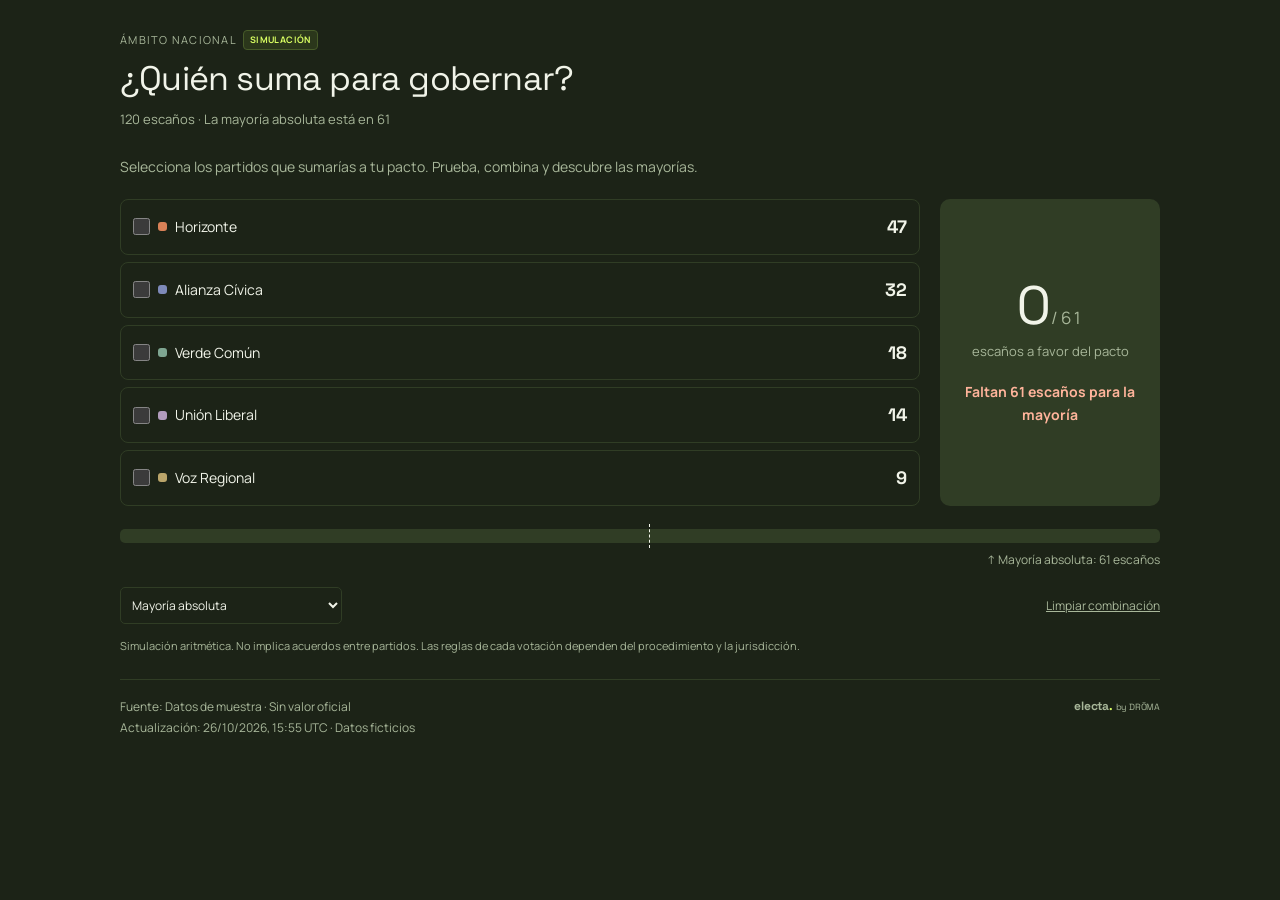
<file: ejemplos/pacts.html>
<!doctype html><html lang="es"><head><meta charset="utf-8"><meta name="viewport" content="width=device-width,initial-scale=1"><title>Elecciones generales · Calculadora de pactos</title><style>:root{--bg:#f6f5f1;--paper:#fff;--ink:#25312c;--muted:#7a817b;--line:#e6e7e0;--green:#263e34;--accent:#dc704a;--soft:#edf1ea;--radius:16px;--font:'DM Sans',Arial,sans-serif;--heading:'Manrope',Arial,sans-serif;color-scheme:light}
*{box-sizing:border-box}body{margin:0;background:var(--bg);color:var(--ink);font:14px/1.5 var(--font)}button,input,select,textarea{font:inherit}button,a,input,select,textarea{-webkit-tap-highlight-color:transparent}button{cursor:pointer}a{color:inherit}button:disabled{cursor:default;opacity:.5}button,input,select,textarea{outline-offset:4px}button:focus-visible,a:focus-visible,input:focus-visible,select:focus-visible,textarea:focus-visible{outline:2px solid var(--accent)}button{color:inherit}svg{vertical-align:middle}.icon{width:19px;height:19px;flex-shrink:0;stroke-width:1.6}h1,h2,h3,p{margin-top:0}h1,h2,h3{font-family:var(--heading)}.skip{position:fixed;left:10px;top:-60px;z-index:99;padding:12px;background:#fff}.skip:focus{top:10px}.shell{display:grid;grid-template-columns:216px minmax(0,1fr);min-height:100vh}.sidebar{border-right:1px solid var(--line);padding:34px 20px 20px;display:flex;flex-direction:column;position:sticky;top:0;height:100vh;background:#f3f3ed}.brand{text-decoration:none;display:flex;align-items:center;gap:11px;margin:0 10px 48px}.brand-mark{width:38px;height:38px;background:var(--green);border-radius:10px;color:#fff;display:grid;place-items:center;font:800 25px var(--heading);position:relative}.brand-mark:after{content:'';width:6px;height:6px;border-radius:50%;background:var(--accent);position:absolute;bottom:7px;right:6px}.brand-word{font:800 25px/1 var(--heading);letter-spacing:-1.3px}.brand-by{font-size:9px;letter-spacing:2px;margin-top:7px;display:block;color:#81877b}.side-label{font-size:10px;color:#949a8e;font-weight:700;letter-spacing:1.7px;margin:0 13px 13px}.side-nav{display:flex;flex-direction:column;gap:5px}.side-nav button{display:flex;align-items:center;gap:12px;border:0;background:transparent;text-align:left;width:100%;padding:12px 13px;border-radius:8px;font-size:13px;color:#69736a}.side-nav button.active{background:var(--green);color:#fff;font-weight:600}.side-nav button:hover:not(.active){background:#e8ebe1}.side-separator{height:1px;background:var(--line);margin:23px 12px}.side-note{margin-top:auto;padding:18px 12px 0;font-size:11px;color:#8a9085}.side-note b{display:block;font-size:11px;color:#52604e;margin-bottom:7px}.side-note p{font-size:10px;line-height:1.7;margin:0}.sidebar-footer{display:flex;align-items:center;gap:9px;padding:22px 10px 4px;font-size:11px;color:#65705e}.avatar{width:29px;height:29px;background:#e4e8dd;border-radius:50%;display:grid;place-items:center;font-size:11px;font-weight:700}.topbar{height:80px;padding:0 36px;display:flex;align-items:center;justify-content:space-between;border-bottom:1px solid var(--line);gap:15px}.breadcrumb{display:flex;gap:12px;font-size:11px;color:#91968b;align-items:center}.breadcrumb b{color:#475442;font-weight:500}.top-right{display:flex;align-items:center;gap:18px}.saved{font-size:10px;color:#7f8977;display:flex;gap:6px;align-items:center}.saved i,.status-dot{height:5px;width:5px;background:#7c996e;display:inline-block;border-radius:50%}.top-help{border:1px solid #ddd!important;border-radius:50%!important;width:25px;height:25px;display:grid;place-items:center;padding:0!important;background:transparent}.workspace{max-width:1660px;margin:auto;padding:31px 36px 35px}.page-heading{display:flex;justify-content:space-between;gap:25px;align-items:center;margin-bottom:26px}.eyebrow{font-size:9px;letter-spacing:1.6px;color:#87907d;font-weight:650;margin-bottom:9px}.page-heading h1{font-size:29px;letter-spacing:-1.2px;line-height:1.3;margin:0 0 7px;font-weight:750}.page-heading p{font-size:12px;color:#8a9085;margin:0}.heading-actions{display:flex;align-items:center;gap:9px}.btn{display:inline-flex;gap:8px;align-items:center;justify-content:center;border:1px solid var(--line);background:#fff;border-radius:7px;min-height:37px;padding:9px 13px;font-size:11px;font-weight:600;text-decoration:none;white-space:nowrap}.btn:hover{border-color:#b5bdae;background:#f7f9f3}.btn.primary{background:var(--green);border-color:var(--green);color:#fff}.btn.primary:hover{background:#375344}.btn.orange{background:var(--accent);border-color:var(--accent);color:#fff}.btn.soft{background:var(--soft);border-color:var(--soft)}.btn.small{padding:6px 10px;min-height:31px;font-size:10px}.btn.icon-only{padding:7px;min-width:32px}.btn .icon{width:15px;height:15px}.coverage-strip{display:flex;align-items:center;gap:12px;border:1px solid var(--line);background:#eeeee7;border-radius:10px;padding:12px 16px;margin-bottom:25px}.coverage-symbol{background:#e2e5d8;border:1px solid #d8dece;border-radius:8px;width:34px;height:34px;display:grid;place-items:center;color:#66785a}.coverage-text{font-size:12px;font-weight:600}.coverage-text small{display:block;font-weight:400;font-size:10px;color:#8a9281;margin-top:2px}.badge{display:inline-flex;font-size:9px;letter-spacing:.6px;align-items:center;gap:6px;border-radius:4px;background:#fcf0dc;padding:4px 8px;color:#ac7e2c;font-weight:600}.coverage-strip .badge{margin-left:auto}.coverage-strip .text-link{border:0;background:none;font-size:10px;color:#68765e;text-decoration:underline;margin-left:10px}.layout{display:grid;grid-template-columns:minmax(0,1fr) 292px;gap:23px;align-items:start}.section-head{display:flex;align-items:center;justify-content:space-between;gap:12px;margin-bottom:14px}.section-head h2{font-size:13px;font-weight:700;margin:0}.section-head small{color:#91988a;font-size:10px}.tabs{display:flex;gap:5px;margin-bottom:20px;border-bottom:1px solid var(--line);overflow:auto;scrollbar-width:thin}.tool-tab{border:0;border-bottom:2px solid transparent;background:none;display:flex;align-items:center;gap:6px;white-space:nowrap;font-size:10px;color:#8a9283;padding:10px 9px 13px}.tool-tab .icon{width:14px;height:14px}.tool-tab.active{border-color:var(--accent);color:#344a3b;font-weight:700}.card{border:1px solid var(--line);border-radius:var(--radius);background:var(--paper);overflow:hidden}.preview-card{box-shadow:0 3px 5px #2a342905}.preview-bar{padding:12px 21px;border-bottom:1px solid var(--line);display:flex;align-items:center;justify-content:space-between;font-size:9px;color:#949b8b;letter-spacing:.6px;background:#fafbf7}.preview-bar .left{display:flex;gap:7px;align-items:center}.preview-bar .left i{width:5px;height:5px;background:var(--accent);border-radius:50%}.device-switch{display:flex;gap:4px}.device-switch button{border:0;border-radius:4px;background:transparent;padding:4px 6px;color:#adb2a6;display:grid;place-items:center}.device-switch button.active{background:#eaeee4;color:#506746}.device-switch .icon{width:14px;height:14px}.canvas-wrap{padding:7px;background:#fff;transition:background .2s}.canvas-wrap.mobile{background:#edf0e8;padding:20px 8px}.canvas-wrap.mobile .widget{max-width:375px;margin:auto;border:1px solid var(--line);border-radius:12px}.preview-footer{border-top:1px solid var(--line);padding:12px 20px;display:flex;gap:7px;align-items:center;font-size:9px;color:#8f9686}.preview-footer .icon{width:13px;height:13px;color:#869777}.preview-footer span:last-child{margin-left:auto}.below-preview{margin-top:18px;display:flex;gap:12px;align-items:center;border:1px dashed #d4dcca;border-radius:10px;padding:15px 17px;background:#f1f3eb}.below-preview .icon{color:#8d9d78;width:23px;height:23px}.below-preview b{font-size:11px;display:block;margin-bottom:3px}.below-preview p{font-size:10px;color:#8c9583;margin:0}.below-preview .btn{margin-left:auto}.inspector{margin-top:2px}.inspector-card{padding:20px}.inspector-title{display:flex;gap:9px;align-items:center;font-size:12px;font-weight:700;margin-bottom:6px}.inspector-title .icon{width:16px;height:16px;color:#849674}.inspector-sub{font-size:10px;color:#9a9e94;margin-bottom:21px}.field{display:block;margin-bottom:14px;font-size:10px;color:#6c7863;font-weight:500}.field input,.field select,.field textarea{display:block;width:100%;margin-top:6px;border:1px solid #e1e5d9;border-radius:6px;background:#fcfdf9;padding:10px 11px;font-size:11px;color:#485741;min-width:0}.field input:focus,.field select:focus,.field textarea:focus{border-color:#8da17d}.field textarea{resize:vertical;min-height:80px}.field .note{display:block;font-weight:400;font-size:9px;color:#8d9685;margin-top:5px}.field-row{display:grid;grid-template-columns:1fr 1fr;gap:10px}.field .suffix{position:relative}.field .suffix span{position:absolute;right:12px;top:10px;color:#adb69f}.field input[type=number]{appearance:textfield}.field input::-webkit-inner-spin-button{opacity:1}.panel-divider{height:1px;background:var(--line);margin:20px 0}.inspector-party{display:flex;gap:9px;align-items:center;padding:6px 0;font-size:11px}.party-dot{display:inline-block;width:9px;height:9px;border-radius:3px;flex-shrink:0}.inspector-party b{font-weight:600;margin-left:auto;font-variant-numeric:tabular-nums}.inspector-party span:last-child{font-size:10px;color:#9ba391}.inspector-link{padding:9px 0 0;border:0;background:none;font-size:10px;color:#8d9d79;display:flex;gap:5px;align-items:center}.inspector-link .icon{width:12px;height:12px}.inspector-info{background:#edf0e6;padding:13px 14px;border-radius:9px;font-size:10px;line-height:1.7;color:#80906f;margin-top:15px}.inspector-info b{color:#657853}.footer-line{display:flex;justify-content:space-between;align-items:center;gap:10px;margin-top:23px;color:#a0a596;font-size:9px}.footer-line strong{font:700 12px var(--heading);letter-spacing:1px;color:#8c9580}.widget{--wbg:#fff;--wtext:#25312c;--wmuted:#87917e;--wline:#edf0e6;background:var(--wbg);color:var(--wtext);padding:27px 26px 17px;container-type:inline-size;min-width:0}.widget.dark{--wbg:#20332b;--wtext:#f0f3e9;--wmuted:#a0b29b;--wline:#3c5043}.widget-eyebrow{font-size:8px;text-transform:uppercase;letter-spacing:1.4px;color:var(--wmuted);margin-bottom:7px;display:flex;gap:6px;align-items:center}.widget-eyebrow .badge{font-size:7px;letter-spacing:.4px;padding:2px 5px}.widget h2{font-size:23px;letter-spacing:-.8px;font-weight:750;margin:0 0 5px;line-height:1.3}.widget-subtitle{font-size:10px;color:var(--wmuted);margin-bottom:22px}.widget-head{display:flex;justify-content:space-between;gap:15px;align-items:start}.counted{text-align:right;white-space:nowrap;font-size:20px;line-height:1.2;font-family:var(--heading);font-weight:650}.counted small{display:block;font:9px var(--font);color:var(--wmuted);margin-top:6px}.widget-tabs{display:flex;gap:5px;margin-bottom:19px}.widget-tabs button{background:none;border:1px solid var(--wline);border-radius:5px;font-size:9px;padding:5px 8px;color:var(--wmuted)}.widget-tabs button.active{background:var(--wline);color:var(--wtext)}.result-row{display:grid;grid-template-columns:115px minmax(30px,1fr) 48px 34px;gap:14px;align-items:center;margin-bottom:17px;font-size:11px}.party-name{display:flex;align-items:center;gap:9px;min-width:0}.party-name span:last-child{overflow:hidden;text-overflow:ellipsis;white-space:nowrap}.bar-track{height:25px;background:var(--wline);border-radius:4px;overflow:hidden}.bar-fill{height:100%;border-radius:4px;transition:width .35s;min-width:2px}.result-row strong{font-weight:650;text-align:right;font-variant-numeric:tabular-nums}.result-row .seat-count{color:var(--wmuted);text-align:right;font-size:10px}.results-labels{display:grid;grid-template-columns:115px minmax(30px,1fr) 48px 34px;gap:14px;font-size:8px;color:var(--wmuted);margin-bottom:13px}.results-labels span:nth-child(2){text-align:right}.results-labels span:nth-child(3),.results-labels span:nth-child(4){text-align:right}.widget-source{font-size:8px;color:var(--wmuted);border-top:1px solid var(--wline);padding-top:13px;margin-top:20px;line-height:1.7;display:flex;gap:12px;justify-content:space-between}.widget-source div:first-child{max-width:75%;overflow-wrap:anywhere}.widget-brand{font-size:9px;font-weight:600;letter-spacing:-.2px;white-space:nowrap}.widget-brand span{color:var(--accent)}.hemi{width:100%;height:auto;max-height:290px;display:block;overflow:visible}.hemi circle{cursor:pointer;transition:opacity .2s}.hemi circle:focus{stroke:var(--wtext);stroke-width:2;outline:none}.hemi-center{text-align:center;margin:-60px auto 15px;position:relative;pointer-events:none;width:max-content}.hemi-center strong{font:750 36px var(--heading);display:block;line-height:1}.hemi-center span{font-size:9px;color:var(--wmuted)}.legend{display:flex;gap:8px 14px;flex-wrap:wrap;margin:15px 0}.legend button{background:none;border:0;display:flex;gap:5px;align-items:center;padding:4px 0;font-size:10px;color:var(--wmuted)}.legend button.selected{color:var(--wtext);font-weight:700}.legend b{font-weight:600;color:var(--wtext)}.pact-intro{font-size:11px;color:var(--wmuted);margin-bottom:18px;line-height:1.7}.pact-layout{display:grid;grid-template-columns:minmax(0,1fr) 175px;gap:25px}.pact-list{display:flex;flex-direction:column;gap:7px}.pact-row{padding:11px;border:1px solid var(--wline);border-radius:8px;display:flex;align-items:center;gap:8px;background:transparent;color:var(--wtext);text-align:left;min-height:46px;font-size:11px;cursor:pointer}.pact-row input{accent-color:var(--green);width:15px;height:15px;margin:0}.pact-row strong{margin-left:auto;font-size:15px}.pact-row.checked{background:var(--wline);border-color:#a1b28b}.pact-summary{background:var(--wline);border-radius:10px;padding:20px 16px;display:flex;flex-direction:column;align-items:center;justify-content:center;text-align:center}.pact-number{font:750 49px/1 var(--heading);letter-spacing:-3px}.pact-number small{font-size:14px;letter-spacing:0;color:var(--wmuted);font-weight:500}.pact-summary p{font-size:10px;color:var(--wmuted);margin:8px 0 18px}.pact-message{font-size:11px;line-height:1.6;color:var(--accent);font-weight:600}.pact-message.success{color:#5c8c57}.dark .pact-message.success{color:#a1c987}.pact-bar{position:relative;margin:23px 0 7px;height:14px;border-radius:5px;background:var(--wline);display:flex}.pact-bar span{height:100%;transition:width .3s}.majority-line{position:absolute;top:-5px;height:24px;border-left:1px dashed var(--wtext)}.majority-caption{color:var(--wmuted);font-size:8px;margin-top:5px;text-align:right}.pact-tools{display:flex;align-items:center;justify-content:space-between;gap:7px;margin-top:18px}.pact-tools button{border:0;background:none;color:var(--wmuted);font-size:9px;text-decoration:underline;padding:4px 0}.pact-tools select{border:1px solid var(--wline);border-radius:5px;font-size:10px;padding:6px 7px;background:var(--wbg);color:var(--wtext);max-width:65%}.abstention-label{font-size:9px;color:var(--wmuted);display:block;margin-top:10px}.abstention-label select{margin-left:8px;background:var(--wbg);color:var(--wtext);border:1px solid var(--wline);border-radius:5px;font-size:10px;padding:4px;max-width:200px}.simple-list .pact-row{flex-wrap:wrap}.pact-row select{border:1px solid var(--wline);background:var(--wbg);color:var(--wtext);font-size:9px;padding:5px;border-radius:4px;margin-left:auto}.comparison-row{display:grid;grid-template-columns:100px minmax(20px,1fr) 40px;gap:14px;margin-bottom:20px;align-items:center;font-size:10px}.double-bar{display:flex;flex-direction:column;gap:4px}.double-bar>div{height:13px;border-radius:3px;background:var(--wline)}.double-bar span{height:100%;display:block;border-radius:3px}.delta{font-weight:650;text-align:right;font-size:12px}.delta.positive{color:#668955}.delta.negative{color:#c48164}.compare-key{display:flex;gap:14px;font-size:9px;color:var(--wmuted);margin-bottom:20px}.compare-key i{width:12px;height:8px;display:inline-block;background:var(--green);border-radius:2px;margin-right:5px}.turnout-body{display:flex;align-items:center;justify-content:center;gap:35px;padding:15px 0 20px}.donut{width:180px;max-width:50%;height:auto}.turnout-info strong{font:750 36px var(--heading);letter-spacing:-2px;display:block}.turnout-info p{font-size:11px;color:var(--wmuted);margin:0 0 15px}.turnout-delta{font-size:11px;color:#779365;background:var(--wline);border-radius:5px;padding:6px 10px;display:inline-block}.table-scroll{overflow:auto}.data-table{width:100%;border-collapse:collapse;font-size:11px}.data-table th{text-align:left;font-size:9px;color:var(--wmuted);font-weight:500;border-bottom:1px solid var(--wline);padding:10px 8px;white-space:nowrap}.data-table td{padding:12px 8px;border-bottom:1px solid var(--wline);font-variant-numeric:tabular-nums}.data-table th:not(:first-child),.data-table td:not(:first-child){text-align:right}.tool-grid{display:grid;grid-template-columns:repeat(3,minmax(0,1fr));gap:18px}.tool-card{padding:24px;display:flex;flex-direction:column;align-items:start}.tool-card .tool-icon{width:43px;height:43px;background:var(--soft);border-radius:11px;display:grid;place-items:center;color:#7b906c;margin-bottom:28px}.tool-card h2{font-size:17px;letter-spacing:-.5px;margin-bottom:8px}.tool-card p{font-size:12px;color:#8a9480;line-height:1.8;flex:1;margin-bottom:23px}.tool-card .tag{font-size:8px;text-transform:uppercase;color:#9b8970;margin-bottom:16px;letter-spacing:.8px}.tool-card .btn{width:100%}.data-card{padding:24px}.data-card h2{font-size:16px;margin-bottom:7px}.data-card>p{font-size:11px;color:#89937f;margin-bottom:22px}.data-editor{width:100%;border-collapse:collapse;min-width:690px}.data-editor th{text-align:left;font-size:9px;letter-spacing:.4px;text-transform:uppercase;color:#88947c;font-weight:500;padding:12px 9px;border-bottom:1px solid var(--line)}.data-editor td{padding:10px 8px;border-bottom:1px solid var(--line)}.data-editor input{border:1px solid #e5e9de;border-radius:5px;background:#fbfcf8;padding:9px 8px;color:#40543a;font-size:12px;width:100%;min-width:45px}.data-editor input[type=color]{width:33px;min-width:33px;height:33px;padding:3px;cursor:pointer}.data-editor .delete{border:0;background:none;color:#b7a599;padding:5px}.data-editor .name-col{width:25%}.data-editor .num-col{width:14%}.data-card-footer{display:flex;align-items:center;gap:10px;margin-top:20px}.data-card-footer span{margin-left:auto;color:#87937a;font-size:10px}.data-panels{display:grid;grid-template-columns:1.2fr 1fr;gap:20px;margin-top:20px}.data-panels .card{padding:23px}.data-panels h3{font-size:13px;margin-bottom:20px}.validation-list{padding:0;list-style:none;margin:0}.validation-list li{padding:10px 12px;border-radius:6px;font-size:11px;margin-bottom:7px;background:#f7f0e5;color:#a47f4d;line-height:1.6}.validation-list li.ok{background:#edf3e7;color:#6f885a}.draft-notice{margin-top:18px;padding:13px 16px;border-radius:8px;background:#edece3;color:#8c8e73;font-size:11px;line-height:1.7}.publication-card{padding:25px;display:grid;grid-template-columns:1fr auto;gap:25px;align-items:center;margin-bottom:16px}.publication-card h2{font-size:17px;margin-bottom:7px}.publication-card p{font-size:12px;color:#88937c;margin:0;line-height:1.8}.publication-card .chip{margin-top:12px;font-size:9px;color:#aa7f58}.empty-box{text-align:center;padding:65px 25px;color:#8c9881}.empty-box h2{font-size:20px;color:var(--ink)}dialog{border:1px solid var(--line);border-radius:17px;padding:0;max-width:640px;width:calc(100% - 30px);color:var(--ink);box-shadow:0 22px 70px #1e372733;max-height:90dvh}dialog::backdrop{background:#1f30294d;backdrop-filter:blur(3px)}.dialog-body{padding:28px}.dialog-header{display:flex;justify-content:space-between;align-items:center;margin-bottom:8px}.dialog-header h2{font-size:22px;letter-spacing:-.8px;margin:0}.dialog-header button{border:0;background:transparent;color:#98a18d;padding:5px}.dialog-description{font-size:12px;color:#89957c;margin-bottom:25px;line-height:1.8}.dialog-body textarea.code{font:10px/1.8 monospace;min-height:100px;background:#f5f7f0;resize:vertical}.dialog-actions{display:flex;gap:8px;flex-wrap:wrap;margin-top:20px}.dialog-note{font-size:10px;line-height:1.8;color:#8e967f;margin:17px 0 0}.check-field{display:flex;align-items:center;gap:9px;font-size:11px;color:#7d8a70;margin:15px 0}.check-field input{accent-color:var(--green)}.project-options{display:grid;grid-template-columns:1fr 1fr;gap:12px}.project-options button{padding:22px;flex-direction:column;gap:12px;white-space:normal;font-size:12px;text-align:center}.project-options button small{font-size:10px;font-weight:400;color:#8c977e}#toast{position:fixed;bottom:24px;left:50%;transform:translate(-50%,15px);opacity:0;pointer-events:none;z-index:100;background:var(--green);color:#fff;padding:12px 20px;border-radius:8px;font-size:12px;box-shadow:0 5px 25px #20332720;transition:.2s;max-width:90%;text-align:center}#toast.show{opacity:1;transform:translate(-50%,0)}.widget-page{background:#fff}.widget-page.dark-page{background:#20332b}.widget-page #app{max-width:1100px;margin:auto}.widget-page .widget{padding:30px}.widget-error{padding:30px;max-width:600px;margin:30px auto}.widget-error h1{font-size:24px}.widget-page .widget h2{font-size:clamp(21px,3vw,32px)}.widget-page .result-row{margin-bottom:21px}.widget-page .pact-layout{grid-template-columns:minmax(0,1fr) 220px}.widget-page .widget-source{font-size:10px}.menu-toggle{display:none}.compact-err{padding:25px;color:#a57e58}
@container(max-width:480px){.widget-head{gap:8px}.widget h2{font-size:21px}.counted{font-size:17px}.widget-subtitle{font-size:9px}.pact-layout{grid-template-columns:1fr}.pact-summary{padding:15px;display:grid;grid-template-columns:auto 1fr;gap:8px 18px;text-align:left}.pact-number{font-size:38px;grid-row:1/3}.pact-summary p{margin:0}.pact-message{font-size:10px}.result-row,.results-labels{grid-template-columns:88px minmax(20px,1fr) 38px 23px;gap:8px;font-size:10px}.bar-track{height:22px}.comparison-row{grid-template-columns:85px minmax(20px,1fr) 34px;gap:10px}.turnout-body{gap:20px}.turnout-info strong{font-size:30px}.turnout-delta{font-size:9px}.widget-source{flex-wrap:wrap;font-size:8px}.widget-source div:first-child{max-width:100%}.hemi-center{margin-top:-48px}.hemi-center strong{font-size:30px}.pact-row{font-size:10px}.pact-tools select{font-size:9px}}
@media(min-width:1600px){.layout{grid-template-columns:minmax(0,1fr) 320px;gap:30px}.workspace{padding:39px 45px}.widget{padding:35px 38px 25px}.result-row{margin-bottom:23px}.bar-track{height:29px}.result-row,.results-labels{grid-template-columns:140px minmax(20px,1fr) 50px 35px}.inspector-card{padding:25px}.tool-tab{font-size:12px;padding:13px}.tabs{margin-bottom:24px}.topbar{padding:0 45px}.page-heading h1{font-size:34px}.coverage-strip{margin-bottom:30px}.pact-layout{grid-template-columns:1fr 220px}}
@media(max-width:1180px){.shell{grid-template-columns:178px minmax(0,1fr)}.sidebar{padding:29px 13px 16px}.brand{margin-left:7px;gap:9px}.brand-word{font-size:23px}.side-nav button{padding:11px;font-size:12px}.workspace{padding:27px 24px}.topbar{padding:0 24px;height:68px}.layout{grid-template-columns:minmax(0,1fr) 253px;gap:17px}.page-heading h1{font-size:26px}.heading-actions .btn{padding:8px 10px}.inspector-card{padding:17px}.widget{padding:25px 19px 17px}.tool-tab{padding:10px 7px 12px;font-size:9px}.tool-tab .icon{display:none}.pact-layout{grid-template-columns:1fr}.pact-summary{padding:15px;display:grid;grid-template-columns:auto 1fr;gap:8px 18px;text-align:left}.pact-number{font-size:38px;grid-row:1/3}.pact-summary p{margin:0}.pact-message{font-size:10px}.below-preview{padding:13px}.below-preview .icon{display:none}.below-preview p{font-size:9px}.below-preview .btn{font-size:9px}.result-row,.results-labels{grid-template-columns:85px minmax(20px,1fr) 37px 25px;gap:9px}.widget-source{font-size:7px}.tool-grid{grid-template-columns:repeat(2,minmax(0,1fr))}.saved{display:none}.data-panels{grid-template-columns:1fr 1fr}}
@media(max-width:960px){.layout{grid-template-columns:1fr}.inspector{display:grid;grid-template-columns:1fr 1fr;gap:16px}.inspector-info{margin:0;align-self:start}.widget{padding:30px}.result-row,.results-labels{grid-template-columns:120px minmax(20px,1fr) 48px 30px;gap:14px}.pact-layout{grid-template-columns:minmax(0,1fr) 180px}.pact-summary{display:flex;text-align:center}.pact-number{font-size:49px}.pact-summary p{margin:8px 0 15px}.heading-actions{gap:6px}.heading-actions .btn{font-size:10px}.page-heading{align-items:start}.data-panels{grid-template-columns:1fr}.widget-source{font-size:9px}.topbar .breadcrumb{font-size:10px}}
@media(max-width:700px){.shell{display:block}.sidebar{height:62px;padding:0 17px;position:sticky;z-index:20;border-bottom:1px solid var(--line);border-right:0;flex-direction:row;align-items:center;justify-content:space-between}.brand{margin:0;gap:8px}.brand-mark{width:28px;height:28px;font-size:20px;border-radius:7px}.brand-mark:after{width:4px;height:4px;bottom:5px;right:4px}.brand-word{font-size:22px}.brand-by{display:none}.side-label,.side-separator,.side-note,.sidebar-footer{display:none}.side-nav{flex-direction:row;gap:2px}.side-nav button{padding:8px;font-size:10px;gap:5px;min-height:34px}.side-nav button .icon{width:14px;height:14px}.side-nav button[data-page=help]{display:none}.side-nav+.side-separator{display:none}.sidebar .secondary-nav{display:none}.topbar{height:44px;padding:0 18px}.breadcrumb{gap:8px}.top-right{gap:9px}.top-right .btn{font-size:9px;min-height:27px;padding:5px 9px}.top-help{display:none!important}.workspace{padding:23px 18px}.page-heading{display:block;margin-bottom:20px}.page-heading h1{font-size:27px;margin-bottom:8px}.page-heading p{font-size:11px;line-height:1.7}.heading-actions{margin-top:17px}.heading-actions .btn{font-size:10px}.coverage-strip{padding:11px 12px;gap:9px;margin-bottom:21px}.coverage-symbol{width:28px;height:28px}.coverage-text{font-size:11px}.coverage-text small{font-size:9px}.coverage-strip .badge{font-size:7px;padding:4px 5px}.coverage-strip .text-link{display:none}.tabs{gap:0}.tool-tab{padding:10px 9px 12px;font-size:10px}.section-head{margin-bottom:10px}.section-head small{font-size:9px}.widget{padding:24px 17px 15px}.preview-bar{padding:11px 14px;font-size:8px}.preview-footer{padding:11px 14px;font-size:8px}.preview-footer span:last-child{display:none}.below-preview{gap:8px;flex-wrap:wrap}.below-preview p{font-size:10px}.below-preview b{font-size:11px}.below-preview .btn{font-size:9px}.inspector{grid-template-columns:1fr}.inspector-info{font-size:11px}.inspector-card{padding:20px}.field{font-size:11px}.field input,.field select{font-size:13px;min-height:41px}.inspector-party{font-size:12px}.inspector-link{font-size:11px}.footer-line{font-size:8px}.footer-line span{max-width:70%}.tool-grid{grid-template-columns:1fr}.tool-card{padding:22px}.tool-card .tool-icon{margin-bottom:18px}.tool-card p{font-size:12px}.data-card{padding:18px}.data-card-footer{flex-wrap:wrap}.data-card-footer span{margin-left:0;width:100%}.data-panels{gap:15px}.data-panels .card{padding:20px}.publication-card{display:block;padding:22px}.publication-card .btn{margin-top:18px}.dialog-body{padding:23px}.dialog-header h2{font-size:20px}.project-options{grid-template-columns:1fr}.dialog-actions .btn{flex:1}.widget-page .widget{padding:22px 16px}.widget-page .pact-layout{grid-template-columns:1fr}.widget-page .pact-summary{display:grid;text-align:left}.widget-page .pact-summary p{margin:0}.turnout-body{gap:23px}.donut{width:150px}.turnout-info strong{font-size:31px}.result-row,.results-labels{grid-template-columns:85px minmax(20px,1fr) 38px 24px;gap:8px}.widget-source{font-size:8px}.data-editor input{font-size:14px;min-height:42px}.data-table td{font-size:10px}.abstention-label select{max-width:160px}.pact-layout{grid-template-columns:1fr}.pact-summary{display:grid;text-align:left}.pact-number{font-size:38px}.pact-summary p{margin:0}}
@media(prefers-reduced-motion:reduce){*{scroll-behavior:auto!important;transition:none!important}}
/* Readable editorial type, with comfortable controls on touchscreens. */
.page-heading p{font-size:13px}.coverage-text{font-size:13px}.coverage-text small{font-size:11px}.section-head h2{font-size:14px}.tool-tab{font-size:11px}.field{font-size:11px}.field input,.field select{font-size:13px}.inspector-sub{font-size:11px}.inspector-party{font-size:12px}.inspector-info{font-size:11px}.widget-eyebrow{font-size:9px}.widget-subtitle{font-size:11px}.widget-tabs button{font-size:10px}.result-row{font-size:12px}.result-row .seat-count{font-size:12px}.results-labels{font-size:9px}.widget-source{font-size:10px}.pact-intro{font-size:12px}.pact-row{font-size:12px}.pact-summary p{font-size:11px}.pact-message{font-size:12px}.pact-tools button,.pact-tools select{font-size:11px}.majority-caption{font-size:10px}.legend button{font-size:11px}.comparison-row{font-size:12px}.compare-key{font-size:10px}.preview-footer{font-size:10px}.below-preview p{font-size:11px}.below-preview b{font-size:12px}.btn{font-size:12px}.widget-source div:first-child{max-width:80%}.widget-source .widget-brand{font-size:11px}.side-nav button{font-size:13px}.footer-line{font-size:10px}.data-table{font-size:12px}.data-table th{font-size:10px}.dialog-note{font-size:11px}.dialog-description{font-size:13px}.inspector-card .btn{font-size:10px}.heading-actions .btn{font-size:11px}.tool-tab .icon{width:14px}
@container(max-width:480px){.result-row{font-size:11px}.widget-subtitle{font-size:10px}.widget-source{font-size:9px}.pact-message{font-size:11px}.comparison-row{font-size:11px}.widget-source div:first-child{max-width:100%}.pact-tools select{font-size:10px}.pact-tools button{font-size:10px}.widget-tabs button{font-size:10px}}
@media(max-width:1180px){.side-nav button{font-size:12px}.tool-tab{font-size:10px}.field input,.field select{font-size:12px}.page-heading p{font-size:12px}.result-row{font-size:11px}.pact-message{font-size:11px}.pact-tools select{font-size:10px}.pact-tools button{font-size:10px}}
@media(max-width:700px){.sidebar{height:111px;display:flex;flex-direction:column;justify-content:flex-start;align-items:stretch;padding:10px 15px 7px;gap:9px}.brand{align-self:flex-start}.side-nav{width:100%;gap:3px}.side-nav button{flex:1;padding:7px 4px;flex-direction:column;gap:4px;font-size:9px;white-space:nowrap;min-height:46px;line-height:1.2}.side-nav button .icon{width:16px;height:16px}.workspace{padding:23px 16px}.page-heading p{font-size:12px}.btn{min-height:41px;font-size:12px}.heading-actions .btn{min-height:41px;font-size:11px}.tool-tab{font-size:11px;min-height:44px;padding:10px 10px}.section-head small{font-size:8px}.section-head h2{font-size:13px}.field{font-size:12px}.field input,.field select{font-size:16px;min-height:44px}.inspector-sub{font-size:12px}.coverage-text{font-size:12px}.coverage-text small{font-size:10px}.widget-source{font-size:9px}.footer-line{font-size:9px}.preview-footer{font-size:9px}.widget-tabs button{min-height:36px}.pact-row{min-height:48px}.pact-tools select{min-height:40px}.pact-tools button{min-height:40px}.dialog-actions .btn{min-height:44px}.pact-row select{font-size:12px;min-height:35px}.widget-page .widget-source{font-size:9px}.widget-page .pact-row{font-size:12px}}
.layout>*{min-width:0}.main,.workspace,#pageContent{min-width:0}.section-head small{flex-shrink:1;text-align:right}.section-head h2{min-width:0}
@media(max-width:960px){.page-heading{display:block}.heading-actions{margin-top:17px}}
@media(max-width:700px){.layout .section-head>small{display:none}.widget-source{flex-wrap:wrap;gap:7px}.widget-source div:first-child{max-width:100%}.data-card .section-head{align-items:flex-start;flex-wrap:wrap}.data-card .section-head>div:last-child{margin-top:5px}}
/* Recovery, readable metadata, and long editorial content. */
.widget{--wmuted:#65745c}.widget.dark{--wmuted:#b3c1ad}.widget-head>div:first-child{min-width:0}.widget h2,.widget-subtitle,.coverage-text,.pact-intro{overflow-wrap:anywhere}.coverage-text{min-width:0}.coverage-strip{flex-wrap:wrap}.coverage-strip .badge{flex-shrink:0}.widget-eyebrow{flex-wrap:wrap}.bar-fill{min-width:0}.pact-row>span{min-width:0;flex:1;overflow-wrap:anywhere}.pact-row>strong,.pact-row>input,.pact-row>.party-dot{flex-shrink:0}.pact-row select{max-width:48%}.hemi-center{max-width:100%;overflow-wrap:anywhere}.legend button{min-width:0;overflow-wrap:anywhere;white-space:normal;text-align:left}.legend .party-dot,.legend b{flex-shrink:0}.turnout-info{min-width:0}.turnout-delta{overflow-wrap:anywhere}.data-table td:first-child{overflow-wrap:anywhere}.table-scroll{max-width:100%}.dialog-status{padding:12px;background:#edf3e7;color:#41583a;border-radius:7px;font-size:12px;line-height:1.7;margin:18px 0 0;overflow-wrap:anywhere}.download-retry{display:block;padding:11px 13px;margin:14px 0 0;background:#edf3e7;color:#34542d;border-radius:7px;font-size:12px;overflow-wrap:anywhere}.inspector-sub,.field .note,.preview-footer,.footer-line{color:#6b775f}.compare-key{flex-wrap:wrap}.turnout-delta{color:#4f7147}.dark .turnout-delta{color:#b4d6a2}.widget-tabs{flex-wrap:wrap}.pact-number{font-variant-numeric:tabular-nums}.side-nav button.active:focus-visible{outline-color:#dc704a}
@container(max-width:480px){.turnout-body{flex-wrap:wrap}.turnout-info{text-align:center}.pact-summary{grid-template-columns:minmax(80px,auto) minmax(0,1fr)}.pact-number{font-size:34px}.widget-source{overflow-wrap:anywhere}.result-row,.results-labels{grid-template-columns:minmax(64px,90px) minmax(15px,1fr) 42px 26px;gap:7px}}
@media(max-width:420px){.sidebar{padding-left:9px;padding-right:9px}.side-nav button{font-size:8px}.heading-actions{flex-wrap:wrap}.heading-actions .btn{flex:1}.coverage-strip .badge{margin-left:0}.field-row{gap:8px}.dialog-header h2{font-size:21px}.data-card-footer .btn{white-space:normal}.data-panels .card{min-width:0}.widget-tabs>label{width:100%;margin-left:0!important;text-align:right}}

/* Electa 1.2 — Dröma: Manrope, Space Grotesk, charcoal, olive and lime. */
:root{--bg:#101110;--paper:#1c2317;--ink:#f1f4e9;--muted:#a0ad95;--line:#34402b;--green:#d9ff62;--accent:#d9ff62;--soft:#25301b;--font:'Manrope',Arial,sans-serif;--heading:'Space Grotesk',Arial,sans-serif;--radius:13px;color-scheme:dark}
body{background:var(--bg);color:var(--ink);font-size:15px;line-height:1.65;-webkit-font-smoothing:antialiased}::selection{background:var(--accent);color:#17200c}button,input,select,textarea{font-family:var(--font)}.skip{background:var(--accent);color:#17200c}.shell{grid-template-columns:236px minmax(0,1fr)}.sidebar{background:#151c10;border-color:var(--line);padding:32px 18px 20px}.brand{gap:12px;margin-bottom:42px}.brand-mark{background:var(--accent);color:#17200c;border-radius:9px}.brand-mark:after{background:#17200c}.brand-word{font-family:var(--heading);font-weight:700;font-size:29px;letter-spacing:-1.4px;color:var(--ink)}.brand-by{color:var(--muted);font-size:10px;letter-spacing:1.7px}.side-label{color:var(--muted);font-size:11px;letter-spacing:1.35px}.side-nav{gap:7px}.side-nav button{color:#bdc8b2;font-size:14px;padding:13px 12px;line-height:1.5;border-radius:8px}.side-nav button.active{background:var(--accent);color:#17200c;font-weight:700}.side-nav button:hover:not(.active){background:#243019;color:var(--ink)}.secondary-nav .btn{color:#bdc8b2!important;font-size:12px!important;padding-left:12px!important;white-space:normal}.side-separator{background:var(--line)}.side-note{color:var(--muted);font-size:12px}.side-note b{color:#c8d3b6;font-size:12px}.side-note p{font-size:12px;line-height:1.8}.sidebar-footer{border-top:1px solid var(--line);margin-top:21px;padding:18px 8px 0;font-size:12px;color:var(--muted)}.avatar{background:#2b381e;color:var(--accent);width:32px;height:32px}.droma-signature{width:72px;height:32px;object-fit:contain;filter:invert(1);margin-left:auto}.topbar{background:#101110;border-color:var(--line);height:78px}.breadcrumb{font-size:12px;color:var(--muted);gap:10px}.breadcrumb b{color:#d5dfca}.breadcrumb .icon{width:15px;height:15px}.top-right{gap:14px}.saved{color:#a0ad95;font-size:11px}.saved i{background:var(--accent)}.top-help{border-color:var(--line)!important;color:var(--muted);width:30px;height:30px}.workspace{padding:32px 34px 34px}.eyebrow{font-size:11px;color:#b4c29e;letter-spacing:1.6px;margin-bottom:12px}.page-heading{align-items:center;margin-bottom:26px}.page-heading h1{font-size:33px;line-height:1.18;font-weight:500;letter-spacing:-1.15px;margin-bottom:11px}.page-heading p{font-size:15px;color:var(--muted);line-height:1.75}.heading-actions{gap:9px}.btn{background:#252e1d;border-color:#3c4a30;border-radius:7px;color:var(--ink);font-size:13px;line-height:1.5;font-weight:700;min-height:43px;padding:10px 14px}.btn:hover{background:#303d23;border-color:#607344;color:var(--ink)}.btn.primary,.btn.orange{background:var(--accent);border-color:var(--accent);color:#17200c}.btn.primary:hover,.btn.orange:hover{background:#e4ff8b;border-color:#e4ff8b;color:#17200c}.btn.soft{background:#2a371e;border-color:#3c4a30;color:#dce9c9}.btn.small{font-size:12px;min-height:36px;padding:7px 11px}.heading-actions .btn{font-size:12px}.btn.icon-only{min-height:36px}.coverage-strip{background:#1c2317;border-color:var(--line);padding:14px 16px;gap:12px}.coverage-symbol{background:#27321c;border-color:#3c4c2c;color:#cce59b;width:38px;height:38px}.coverage-text{color:var(--ink);font-size:14px}.coverage-text small{font-size:12px;color:var(--muted)}.badge{background:#2b371b;color:#d9ff62;border:1px solid #475b29;font-size:10px}.coverage-strip .text-link{color:#c5d3b2;font-size:12px}.section-head h2{font-size:16px;font-weight:500;color:var(--ink)}.section-head small{font-size:11px;color:var(--muted)}.tabs{border-color:var(--line);gap:3px}.tool-tab{font-size:13px;color:var(--muted);padding:12px 10px 15px;line-height:1.4}.tool-tab.active{border-color:var(--accent);color:var(--accent);font-weight:700}.tool-tab:hover{color:#dce8cb}.tool-tab .icon{width:16px;height:16px}.card{background:var(--paper);border-color:var(--line);box-shadow:none}.preview-card{border-color:#3b4a2d}.preview-bar{background:#20291a;border-color:var(--line);color:#b4c2a2;font-size:11px;padding:13px 19px}.preview-bar .left i{background:var(--accent)}.device-switch button{color:#8fa17a;min-width:30px;min-height:28px}.device-switch button.active{background:#344724;color:var(--accent)}.canvas-wrap{background:#10150d;padding:7px}.canvas-wrap.mobile{background:#141b0f}.canvas-wrap.mobile .widget{border-color:#465931}.preview-footer{background:#20291a;border-color:var(--line);font-size:12px;color:var(--muted);padding:13px 17px;flex-wrap:wrap}.preview-footer .icon{color:var(--accent)}.below-preview{background:#1b2512;border-color:#4a6032;padding:17px}.below-preview .icon{color:var(--accent)}.below-preview b{font-size:14px;font-weight:700}.below-preview p{font-size:12px;color:#b2c19d;line-height:1.65}.inspector-card{padding:20px}.inspector-title{font-size:15px;font-weight:700;color:var(--ink)}.inspector-title .icon{color:#c4dca0}.inspector-sub{font-size:12px;color:var(--muted);line-height:1.65}.field{font-size:13px;color:#bdcbb0;line-height:1.55;margin-bottom:16px}.field input,.field select,.field textarea{background:#11180c;border-color:#3c4b2e;color:var(--ink);font-size:14px;line-height:1.5;padding:10px 11px;border-radius:6px;min-height:43px}.field input::placeholder,.field textarea::placeholder{color:#899875;opacity:1}.field input:focus,.field select:focus,.field textarea:focus{border-color:var(--accent)}.field .note{color:#a5b497;font-size:12px;line-height:1.65}.field .suffix span{color:var(--muted)}.panel-divider{background:var(--line)}.inspector-party{font-size:14px;padding:7px 0;gap:9px;color:#d6e0ca}.inspector-party b{color:#eef4e4;font-size:14px}.inspector-party span:last-child{font-size:12px;color:var(--muted)}.inspector-link{color:var(--accent);font-size:12px;line-height:1.6;min-height:35px}.inspector-info{background:#222e17;border:1px solid #3a4a29;color:#b1c29c;font-size:12px;line-height:1.8}.inspector-info b{color:#d3e8b6}.inspector-card .btn{font-size:12px}.footer-line{font-size:11px;color:var(--muted);line-height:1.8}.footer-line strong{color:#c0d1aa;font-family:var(--heading);font-size:14px}
.widget{--wbg:#f4f5ef;--wtext:#192112;--wmuted:#59694b;--wline:#e0e5d6;--waccent:#566f1d;padding:29px 26px 21px;font-size:15px;line-height:1.65;color-scheme:light}.widget.dark{--wbg:#1c2317;--wtext:#f1f4e9;--wmuted:#a8b79a;--wline:#303d25;--waccent:#d9ff62;color-scheme:dark}.widget-eyebrow{font-size:11px;line-height:1.6;letter-spacing:1.25px;margin-bottom:9px}.widget-eyebrow .badge{font-size:9px;padding:2px 6px}.widget h2{font-family:var(--heading);font-size:27px;font-weight:500;line-height:1.18;letter-spacing:-.8px;margin-bottom:9px}.widget-subtitle{font-size:13px;line-height:1.65;margin-bottom:24px}.counted{font-size:25px;font-weight:500;font-family:var(--heading)}.counted small{font-size:12px;line-height:1.5}.widget-tabs{gap:6px;align-items:center}.widget-tabs button{font-size:12px;padding:7px 10px;min-height:35px}.widget-tabs label,.widget-tabs select{font-size:12px!important;color:var(--wmuted)!important}.widget-tabs select{min-height:34px}.results-labels,.result-row{grid-template-columns:125px minmax(20px,1fr) 57px 38px;gap:12px}.results-labels{font-size:11px;margin-bottom:15px}.result-row{font-size:14px;margin-bottom:21px}.bar-track{height:28px}.result-row strong{font-weight:700}.result-row strong>span{font-size:11px!important}.result-row .seat-count{font-size:14px}.widget-source{font-size:12px;padding-top:16px;margin-top:23px;line-height:1.75;gap:15px}.widget-source .widget-brand{font-size:12px;font-family:var(--heading)}.widget-source .widget-brand span[style]{font-size:9px!important}.pact-intro{font-size:14px;line-height:1.8;margin-bottom:20px}.pact-layout{grid-template-columns:minmax(0,1fr) 185px;gap:20px}.pact-row{font-size:14px;padding:12px;min-height:50px;border-color:var(--wline)}.pact-row input{accent-color:var(--waccent);width:17px;height:17px}.pact-row.checked{border-color:#6a8b38;background:var(--wline)}.pact-row strong{font-size:18px;font-family:var(--heading);font-weight:600}.pact-row select{font-size:12px;padding:7px;min-height:34px}.pact-summary{padding:22px 16px}.pact-number{font-size:54px;font-weight:500;letter-spacing:-2px}.pact-number small{font-size:17px;font-family:var(--font)}.pact-summary p{font-size:13px;line-height:1.65}.pact-message{font-size:14px;line-height:1.65;color:#9b482b}.dark .pact-message{color:#ffb49b}.pact-message.success{color:#405e1d}.dark .pact-message.success{color:#d9ff62}.majority-caption{font-size:12px;line-height:1.65}.pact-tools{flex-wrap:wrap;gap:10px}.pact-tools select,.pact-tools button{font-size:12px;min-height:37px}.widget>p[style]{font-size:11px!important;line-height:1.8!important}.hemi-center strong{font-family:var(--heading);font-size:40px;font-weight:500}.hemi-center span{font-size:12px;line-height:1.6}.legend{gap:9px 15px}.legend button{font-size:13px;line-height:1.5;padding:6px 0}.compare-key{font-size:12px;gap:10px 16px}.compare-key i{background:var(--waccent)}.comparison-row{grid-template-columns:120px minmax(20px,1fr) 44px;gap:13px;font-size:14px;margin-bottom:24px}.double-bar>div{height:15px}.delta{font-size:16px}.delta.positive{color:#4d6c24}.dark .delta.positive{color:#d9ff62}.delta.negative{color:#995539}.dark .delta.negative{color:#ffb49b}.turnout-info strong{font-family:var(--heading);font-size:39px;font-weight:500}.turnout-info p{font-size:14px}.turnout-delta{font-size:13px;line-height:1.65;color:#405e1d}.dark .turnout-delta{color:#d9ff62}.donut circle:nth-child(2){stroke:var(--waccent)}.data-table{font-size:14px}.data-table th{font-size:12px;padding:12px 9px;line-height:1.6}.data-table td{padding:13px 9px}.widget .btn{font-size:13px}.widget-page,.widget-page.dark-page{background:var(--bg)}.widget-page .widget h2{font-size:clamp(25px,3vw,34px)}.widget-page .widget-source{font-size:12px}.widget-page .pact-layout{grid-template-columns:minmax(0,1fr) 220px}
.tool-card{padding:25px}.tool-card .tool-icon{background:#29351f;color:var(--accent);margin-bottom:23px}.tool-card h2{font-size:21px;font-weight:500;line-height:1.25}.tool-card p{font-size:14px;line-height:1.8;color:var(--muted)}.tool-card .tag{font-size:11px;color:#b6c69f}.data-card h2{font-size:20px;font-weight:500}.data-card .section-head p{font-size:13px!important;color:var(--muted)!important;line-height:1.7}.data-editor th{font-size:11px;color:#aabc95;padding:13px 9px}.data-editor td{padding:12px 8px}.data-editor input{background:#11180c;border-color:#3b4a2d;color:#eff4e7;font-size:14px;padding:10px 9px;min-height:42px}.data-editor .delete{color:#bd977b;min-width:35px;min-height:38px}.data-card-footer{flex-wrap:wrap}.data-card-footer span{font-size:12px;color:#b1c09d}.data-panels h3{font-size:17px;font-weight:500;color:var(--ink)}.data-panels p[style]{font-size:12px!important;color:var(--muted)!important}.check-field{color:#c1d0af;font-size:13px;line-height:1.65}.check-field input{accent-color:var(--accent)}.validation-list li{background:#30291e;color:#f1c29d;font-size:13px;padding:12px}.validation-list li.ok{background:#2a3a1c;color:#d9ff62}.draft-notice{background:#232e19;color:#bdcda8;border:1px solid #394b27;font-size:13px;line-height:1.8;padding:15px 17px}.publication-card{padding:26px}.publication-card h2{font-size:21px;font-weight:500}.publication-card p{font-size:14px;color:var(--muted)}.publication-card .chip{font-size:12px;color:#c5d4b0}.empty-box{color:var(--muted)}.dialog-body{background:#1c2317}.dialog-header h2{font-family:var(--heading);font-size:26px;font-weight:500;line-height:1.2;letter-spacing:-.7px}.dialog-header button{color:#becdaa;min-width:36px;min-height:36px}.dialog-description{color:var(--muted);font-size:14px;line-height:1.8}.dialog-note{color:#aabc97;font-size:12px;line-height:1.8}.dialog-body textarea.code{font-size:12px;line-height:1.8;background:#11180c;color:#d6e6bf;border-color:#3c4b2d}.dialog-status,.download-retry{background:#2b3b1c;color:#d9ff62;font-size:13px;border:1px solid #4a622e}.project-options button{font-size:14px}.project-options button small{font-size:12px;color:var(--muted)}#toast{background:#d9ff62;color:#17200c;font-size:14px;font-weight:600;border:1px solid #e4ff8b}.compact-err{color:#ffb49b;font-size:14px}.compact-err b{font-family:var(--heading);font-size:18px}dialog{background:#1c2317;color:var(--ink);border-color:#4a5b37;box-shadow:0 20px 70px #0007}dialog::backdrop{background:#090d08b3;backdrop-filter:blur(4px)}
@media(min-width:1600px){.layout{grid-template-columns:minmax(0,1fr) 330px}.workspace{padding:39px 45px}.widget{padding:35px 36px 26px}.page-heading h1{font-size:38px}.tool-tab{font-size:14px;padding:13px 14px 16px}.result-row,.results-labels{grid-template-columns:155px minmax(20px,1fr) 61px 40px}.result-row{font-size:15px}.pact-layout{grid-template-columns:minmax(0,1fr) 220px}.inspector-card{padding:24px}}
@media(max-width:1180px){.shell{grid-template-columns:202px minmax(0,1fr)}.sidebar{padding:29px 14px 18px}.side-nav button{font-size:13px;padding:12px 10px}.workspace{padding:28px 23px}.topbar{padding:0 23px}.layout{grid-template-columns:minmax(0,1fr) 270px;gap:18px}.page-heading{display:block}.heading-actions{margin-top:17px}.tool-tab{font-size:12px;padding:12px 8px 15px}.inspector-card{padding:17px}.field input,.field select{font-size:14px}.widget{padding:25px 20px 20px}.pact-layout{grid-template-columns:1fr}.pact-summary{display:grid;grid-template-columns:auto 1fr;gap:8px 18px;text-align:left;padding:16px}.pact-number{font-size:44px;grid-row:1/3}.pact-summary p{margin:0}.result-row,.results-labels{grid-template-columns:100px minmax(18px,1fr) 52px 34px;gap:10px}.result-row{font-size:13px}.widget-source{flex-wrap:wrap}.widget-source div:first-child{max-width:100%}}
@media(max-width:960px){.layout{grid-template-columns:1fr}.inspector{grid-template-columns:1fr 1fr}.pact-layout{grid-template-columns:minmax(0,1fr) 180px}.pact-summary{display:flex;text-align:center}.pact-number{font-size:50px}.pact-summary p{margin:8px 0 16px}.tool-grid{grid-template-columns:repeat(2,minmax(0,1fr))}.widget{padding:29px 25px 21px}.result-row,.results-labels{grid-template-columns:120px minmax(20px,1fr) 57px 38px;gap:12px}}
@container(max-width:480px){.widget h2{font-size:25px;line-height:1.2}.widget-eyebrow{font-size:10px}.widget-subtitle{font-size:12px}.counted{font-size:22px}.counted small{font-size:11px}.pact-layout{grid-template-columns:1fr}.pact-summary{display:grid;grid-template-columns:minmax(72px,auto) minmax(0,1fr);gap:8px 13px;text-align:left;padding:16px 13px}.pact-number{font-size:40px;grid-row:1/3}.pact-number small{font-size:15px}.pact-summary p{margin:0;font-size:12px}.pact-message{font-size:13px}.result-row,.results-labels{grid-template-columns:minmax(65px,93px) minmax(14px,1fr) 48px 34px;gap:7px}.result-row{font-size:13px;margin-bottom:20px}.result-row .seat-count{font-size:13px}.results-labels{font-size:10px}.bar-track{height:26px}.widget-source{font-size:11px;flex-wrap:wrap;gap:9px}.widget-source div:first-child{max-width:100%}.pact-intro{font-size:13px}.pact-row{font-size:13px;padding:11px;min-height:49px}.pact-row strong{font-size:17px}.pact-tools select,.pact-tools button{font-size:12px;min-height:40px}.pact-tools select{max-width:100%;width:100%}.majority-caption{font-size:11px}.hemi-center{margin-top:-49px}.hemi-center strong{font-size:34px}.hemi-center span{font-size:11px}.legend button{font-size:12px}.comparison-row{grid-template-columns:minmax(70px,100px) minmax(20px,1fr) 36px;gap:10px;font-size:13px}.delta{font-size:15px}.compare-key{font-size:11px}.turnout-body{flex-wrap:wrap;gap:19px}.turnout-info{text-align:center}.turnout-info strong{font-size:35px}.turnout-info p{font-size:13px}.turnout-delta{font-size:12px}.data-table{font-size:13px}.data-table th{font-size:11px}.widget-tabs button{font-size:12px}.widget-tabs label,.widget-tabs select{font-size:11px!important}}
@media(max-width:700px){.shell{display:block}.sidebar{height:auto;min-height:112px;padding:11px 13px 8px;gap:10px;flex-direction:column;align-items:stretch}.brand{margin:0;gap:9px;align-self:flex-start}.brand-mark{width:30px;height:30px;font-size:21px}.brand-word{font-size:24px}.side-nav{gap:4px}.side-nav button{font-size:10px;padding:8px 3px;min-height:48px;gap:4px;flex-direction:column;line-height:1.25}.side-nav button .icon{width:16px;height:16px}.topbar{height:49px;padding:0 16px}.breadcrumb{font-size:11px;gap:7px}.top-right .btn{font-size:11px;padding:6px 10px;min-height:32px}.workspace{padding:25px 16px}.page-heading h1{font-size:31px;line-height:1.2}.page-heading p{font-size:14px;line-height:1.8}.eyebrow{font-size:10px;letter-spacing:1.3px}.heading-actions{flex-wrap:wrap;gap:8px}.heading-actions .btn{font-size:12px;min-height:43px}.coverage-strip{padding:12px;gap:10px}.coverage-text{font-size:13px}.coverage-text small{font-size:11px}.coverage-strip .badge{font-size:9px;padding:4px 7px}.section-head h2{font-size:15px}.tool-tab{font-size:12px;min-height:46px;padding:12px 10px 15px}.widget{padding:25px 17px 19px}.preview-bar{font-size:10px;padding:12px 13px}.preview-footer{font-size:11px;padding:12px 13px}.below-preview{padding:15px;gap:12px}.below-preview b{font-size:14px}.below-preview p{font-size:12px}.below-preview .btn{font-size:12px;margin-left:0}.inspector{grid-template-columns:1fr}.inspector-card{padding:21px}.inspector-title{font-size:16px}.inspector-sub{font-size:13px}.field{font-size:14px}.field input,.field select,.field textarea{font-size:16px;min-height:46px}.field .note{font-size:12px}.inspector-party{font-size:14px}.inspector-info{font-size:13px}.footer-line{font-size:11px}.tool-grid{grid-template-columns:1fr}.tool-card{padding:23px}.tool-card p{font-size:14px}.data-card{padding:18px}.data-panels h3{font-size:18px}.data-editor input{font-size:16px;min-height:45px}.data-editor th{font-size:12px}.data-card-footer .btn{font-size:13px;white-space:normal}.data-card-footer span{font-size:12px}.validation-list li{font-size:13px}.draft-notice{font-size:13px}.publication-card{padding:23px}.publication-card h2{font-size:21px}.publication-card p{font-size:14px}.dialog-body{padding:22px}.dialog-header h2{font-size:25px}.dialog-description{font-size:14px}.dialog-note{font-size:12px}.dialog-actions .btn{font-size:13px;white-space:normal;min-height:45px}.project-options button{font-size:14px}.widget-page .widget{padding:25px 17px 20px}.widget-page .widget-source{font-size:11px}.widget-page .pact-layout{grid-template-columns:1fr}.widget-page .pact-summary{display:grid;text-align:left}.widget-page .pact-summary p{margin:0}}
@media(max-width:420px){.sidebar{padding-left:9px;padding-right:9px}.side-nav button{font-size:9px;white-space:normal}.workspace{padding-left:13px;padding-right:13px}.heading-actions .btn{flex:1;padding:9px 10px;font-size:11px}.coverage-strip .badge{margin-left:0}.widget-tabs>label{width:100%;margin-left:0!important;text-align:right}.field-row{gap:9px}.dialog-body{padding:20px}.dialog-header h2{font-size:23px}}

@font-face{font-family:'Manrope';font-style:normal;font-weight:400;font-display:swap;src:url([data-uri]) format('woff')}
@font-face{font-family:'Manrope';font-style:normal;font-weight:700;font-display:swap;src:url([data-uri]) format('woff')}
@font-face{font-family:'Space Grotesk';font-style:normal;font-weight:400;font-display:swap;src:url([data-uri]) format('woff')}
@font-face{font-family:'Space Grotesk';font-style:normal;font-weight:700;font-display:swap;src:url([data-uri]) format('woff')}
/* Finishing touches for larger labels and compact navigation. */
.inspector-card .section-head h2{font-size:14px!important}.legend>span{font-size:12px!important}.donut text{font-family:var(--heading)}.donut text:first-of-type{font-size:30px}.donut text:last-of-type{font-size:11px}
@media(max-width:700px){.side-nav button{font-size:11px;white-space:normal;min-width:0;line-height:1.3}.side-nav button span{display:block;max-width:100%}.sidebar{min-height:120px}}
.widget-page{background:#f4f5ef}.widget-page.dark-page{background:#1c2317}

.advanced-dialog{width:calc(100vw - 28px);max-width:none;height:92dvh;max-height:92dvh;padding:0;overflow:hidden}.advanced-dialog[open]{display:flex;flex-direction:column}.advanced-dialog-bar{display:flex;justify-content:space-between;align-items:center;gap:15px;padding:12px 18px;background:#1c2317;border-bottom:1px solid #34402b}.advanced-dialog-bar b{font-family:var(--heading);font-size:18px;font-weight:500}.advanced-dialog-frame{display:block;flex:1;min-height:0;width:100%;border:0;background:#101110}[hidden]{display:none!important}
/* Guided insertion, shared Dröma palette and typography. */
.insert-dialog{width:calc(100% - 32px);max-width:1140px;max-height:94dvh}.insert-dialog .dialog-body{padding:30px}.insert-dialog .dialog-header{align-items:flex-start;gap:18px}.insert-dialog .dialog-header h2{font-size:30px;margin-top:8px}.insert-dialog .dialog-description{margin:12px 0 25px}.insert-layout{display:grid;grid-template-columns:minmax(0,1fr) minmax(0,1fr);gap:30px;align-items:start}.insert-settings,.insert-preview{min-width:0}.insert-step{display:flex;gap:11px;align-items:center;margin:0 0 16px}.insert-step>span{display:grid;place-items:center;flex-shrink:0;border:1px solid #586d39;background:#28371d;color:var(--accent);width:28px;height:28px;border-radius:50%;font-family:var(--heading);font-size:14px}.insert-step h3{font-family:var(--heading);font-size:18px;font-weight:500;margin:0;line-height:1.4}.insert-settings .field-row{margin-bottom:22px}.insert-methods{display:grid;gap:9px;margin-bottom:14px}.insert-method{display:flex;align-items:center;gap:12px;padding:14px;text-align:left;border:1px solid #435331;border-radius:10px;background:#151c10;min-width:0}.insert-method[aria-pressed=true]{border-color:var(--accent);background:#2b391e;box-shadow:inset 3px 0 var(--accent)}.insert-method .icon{width:21px;height:21px;flex-shrink:0;color:#d1dfa9}.insert-method>span{flex:1;min-width:0}.insert-method b{display:block;font-size:14px;font-weight:600}.insert-method small{display:block;font-size:12px;color:#a9b89c;margin-top:2px}.insert-method em{font-size:9px;font-weight:700;font-style:normal;background:var(--accent);color:#17200c;padding:3px 7px;border-radius:4px}.insert-instructions{font-size:14px;line-height:1.75;color:#d6e0cb}.insert-instructions p{margin:12px 0}.insert-instructions .note,.insert-settings .note{font-size:12px;line-height:1.7;color:#aabc97}.insert-instructions .field{margin-top:18px}.insert-filename{display:block;overflow-wrap:anywhere;color:#bdcda8;font-size:12px;margin:8px 0 15px}.insert-error{display:block;color:#ffb9a2;font-size:12px;line-height:1.6}.insert-resize{display:flex;align-items:center;gap:9px;font-size:13px;margin:22px 0 0}.insert-resize input{accent-color:var(--accent);width:16px;height:16px}.insert-resize+.note{margin:7px 0 15px}.insert-status{background:#28371d;color:#d6e7bd;border:1px solid #425831;border-radius:8px;padding:12px 14px;font-size:13px;line-height:1.65;overflow-wrap:anywhere}.insert-status.is-error{background:#3c251c;color:#ffd0ba;border-color:#8d5940}.insert-copy{width:100%;margin-top:12px;min-height:48px;font-size:14px}.insert-code,.insert-help{border-top:1px solid var(--line);margin-top:18px;padding-top:14px;font-size:13px;line-height:1.7;color:#afbd9e}.insert-code summary,.insert-help summary{cursor:pointer;color:#d1dfbf;min-height:27px}.insert-code .field{margin-top:13px}.insert-code textarea.code{width:100%;height:132px;min-height:100px;white-space:pre;overflow:auto;resize:vertical;font-size:11px}.insert-code .dialog-actions{margin-top:10px}.insert-help p{font-size:13px;line-height:1.8}.insert-preview{background:#151c10;border:1px solid #3a482b;border-radius:12px;overflow:hidden}.insert-preview-header{padding:14px 16px;display:flex;justify-content:space-between;align-items:center;gap:8px;border-bottom:1px solid #34402b;color:#afbd9e;font-size:10px;letter-spacing:1px}.insert-preview-header>div:first-child{display:flex;gap:7px;align-items:center}.live-dot{width:6px;height:6px;background:var(--accent);border-radius:50%;flex-shrink:0}.insert-frame-wrap{width:100%;max-width:100%;height:480px;margin:auto;transition:max-width .2s;background:#1c2317}.insert-frame-wrap.mobile{max-width:375px}.insert-frame-wrap iframe{display:block;width:100%;height:100%;border:0}.insert-preview-note{display:flex;gap:8px;align-items:flex-start;padding:15px 16px;margin:0;border-top:1px solid #34402b;font-size:12px;color:#b9c9a5;line-height:1.7}.insert-preview-note .icon{color:var(--accent);flex-shrink:0;margin-top:2px}.insert-data-note{margin:0 16px 16px;padding:12px;border-radius:7px;background:#202c17;color:#afbd9e;font-size:12px;line-height:1.7}.insert-data-note b{color:#d6e7bd}.insert-preview>.insert-help{padding:14px 16px;margin:0}.insert-preview .dialog-actions{margin-top:12px}.insert-intro{margin:0 0 26px;max-width:760px}.insert-intro h2{font-family:var(--heading);font-size:29px;font-weight:500;margin:7px 0}.insert-intro p{font-size:15px;color:var(--muted);line-height:1.8}.publication-card{gap:24px}.publication-card>div{min-width:0}
@media(max-width:800px){.insert-layout{grid-template-columns:1fr;gap:24px}.insert-dialog{max-width:620px}.insert-preview{order:-1}.insert-frame-wrap{height:285px}.insert-preview-note{padding:10px 14px}.insert-data-note{display:none}.insert-preview>.insert-help{display:none}.insert-dialog .dialog-body{padding:22px}.insert-dialog .dialog-header h2{font-size:26px}.insert-dialog .dialog-description{margin-bottom:18px}.insert-method{padding:12px}.insert-code .dialog-actions{flex-wrap:wrap}}
@media(max-width:420px){.insert-dialog{width:calc(100% - 16px)}.insert-dialog .dialog-body{padding:17px}.insert-dialog .dialog-header h2{font-size:24px}.insert-dialog .eyebrow{font-size:9px}.insert-settings .field-row{grid-template-columns:1fr;gap:0}.insert-step h3{font-size:17px}.insert-resize{flex-wrap:wrap}.insert-copy{font-size:13px}.publication-card{flex-direction:column;align-items:stretch}.insert-preview-header{padding:10px 12px;font-size:9px}.insert-dialog .field input,.insert-dialog .field select{font-size:16px}}
</style></head><body><div id="app"></div><div id="toast" role="status"></div><script>(function(root){
'use strict';
const colors=['#d98157','#7e8ab9','#7fa692','#b29cbd','#bba56a'];
const demo=()=>({version:1,title:'Elecciones generales',territory:'Ámbito nacional',totalSeats:120,majority:61,counted:84.6,turnout:71.4,previousTurnout:69.8,source:'Datos de muestra · Sin valor oficial',updated:new Date().toISOString(),demo:true,parties:[{id:'p1',name:'Horizonte',short:'HOR',color:colors[0],votes:1880000,pct:37.6,seats:47,previous:42},{id:'p2',name:'Alianza Cívica',short:'AC',color:colors[1],votes:1340000,pct:26.8,seats:32,previous:37},{id:'p3',name:'Verde Común',short:'VC',color:colors[2],votes:770000,pct:15.4,seats:18,previous:16},{id:'p4',name:'Unión Liberal',short:'UL',color:colors[3],votes:605000,pct:12.1,seats:14,previous:17},{id:'p5',name:'Voz Regional',short:'VR',color:colors[4],votes:405000,pct:8.1,seats:9,previous:8}]});
const esc=s=>String(s??'').replace(/[\u0000-\u0008\u000B\u000C\u000E-\u001F\uFFFE\uFFFF]/g,'').replace(/[&<>"']/g,c=>({'&':'&amp;','<':'&lt;','>':'&gt;','"':'&quot;',"'":'&#39;'}[c]));
function validDate(value){
 if(typeof value!=='string')return false;const m=value.match(/^(\d{4})-(\d{2})-(\d{2})T(\d{2}):(\d{2})(?::(\d{2})(?:\.\d{1,3})?)?(?:Z|[+-]\d{2}:\d{2})?$/);if(!m)return false;
 const [year,month,day,hour,minute,second]=m.slice(1).map(Number),days=[31,year%4===0&&(year%100!==0||year%400===0)?29:28,31,30,31,30,31,31,30,31,30,31];
 return year>=1&&month>=1&&month<=12&&day>=1&&day<=days[month-1]&&hour<=23&&minute<=59&&(!m[6]||second<=59)&&Number.isFinite(Date.parse(value));
}
const isNumber=n=>typeof n==='number'&&Number.isFinite(n);
function number(value,label,{draft=false,optional=false}={}){
 if(value===null||value===undefined||typeof value==='string'&&!value.trim()){
  if(draft)return null;if(optional&&value===undefined)return 0;throw Error('Falta una cifra: '+label+'.');
 }
 if(typeof value!=='number'&&typeof value!=='string')throw Error('Cifra no válida: '+label+'.');
 if(typeof value==='string'&&!/^[+-]?(?:\d+(?:\.\d*)?|\.\d+)(?:e[+-]?\d+)?$/i.test(value.trim()))throw Error('Cifra no válida: '+label+'.');const n=Number(value);if(!Number.isFinite(n))throw Error('Cifra no válida: '+label+'.');return n;
}
function text(value,label,max,draft=false){
 if(value===null||value===undefined)value='';
 if(typeof value!=='string'||value.length>max)throw Error(label+': utiliza texto de hasta '+max+' caracteres.');
 return draft?value:value.trim();
}
function normalize(raw,allowDraft=false){
 if(!raw||typeof raw!=='object'||Array.isArray(raw)||!Array.isArray(raw.parties)||raw.parties.length<1||raw.parties.length>100)throw Error('El proyecto debe contener entre 1 y 100 partidos.');
 if(raw.version!==undefined&&raw.version!==1)throw Error('La versión de este proyecto no es compatible.');
 const n={version:1};
 for(const key of ['title','territory','source'])n[key]=text(raw[key],key==='title'?'Título':key==='source'?'Fuente':'Territorio',300,allowDraft);
 for(const key of ['totalSeats','majority','counted','turnout','previousTurnout'])n[key]=number(raw[key],key,{draft:allowDraft});
 if(validDate(raw.updated))n.updated=new Date(raw.updated).toISOString();else if(allowDraft)n.updated=null;else throw Error('Indica una fecha y hora válidas para los datos.');
 if(raw.demo!==undefined&&typeof raw.demo!=='boolean')throw Error('La identificación de demostración debe ser verdadera o falsa.');n.demo=raw.demo!==false;
 const ids=new Set();
 n.parties=raw.parties.map((p,i)=>{
  if(!p||typeof p!=='object'||Array.isArray(p))throw Error('Partido no válido en la fila '+(i+1)+'.');
  const id=typeof p.id==='string'&&/^[a-zA-Z0-9_-]{1,64}$/.test(p.id)&&!ids.has(p.id)?p.id:'p'+(i+1);ids.add(id);
  const out={id,name:text(p.name,'Nombre de partido',80,allowDraft),short:text(p.short,'Siglas',12,allowDraft),color:/^#[0-9a-f]{6}$/i.test(p.color)?p.color:colors[i%colors.length]};
  for(const k of ['votes','pct','seats','previous'])out[k]=number(p[k],out.name+' / '+k,{draft:allowDraft,optional:k!=='seats'});
  return out;
 });
 // Regenerate all keys together if a fallback collided with a retained key.
 if(new Set(n.parties.map(p=>p.id)).size!==n.parties.length)n.parties.forEach((p,i)=>p.id='p'+(i+1));
 const result=issues(n);if(!allowDraft&&result.errors.length)throw Error(result.errors.join(' '));return n;
}
function issues(d){
 const errors=[],warnings=[];
 if(!d||!Array.isArray(d.parties)||!d.parties.length||d.parties.length>100)return{errors:['Añade entre 1 y 100 partidos.'],warnings};
 const sum=k=>d.parties.reduce((s,p)=>s+(isNumber(p?.[k])?p[k]:0),0);
 if(typeof d.title!=='string'||!d.title.trim())errors.push('Escribe el nombre de la elección.');
 if(typeof d.source!=='string'||!d.source.trim())errors.push('Indica la fuente de los datos.');
 if(!validDate(d.updated))errors.push('Indica una fecha y hora válidas para los datos.');
 if(!Number.isSafeInteger(d.totalSeats)||d.totalSeats<1||d.totalSeats>2000)errors.push('La cámara debe tener entre 1 y 2.000 escaños.');
 if(!Number.isSafeInteger(d.majority)||d.majority<1||d.majority>d.totalSeats)errors.push('El umbral de mayoría debe estar entre 1 y el total de escaños.');
 for(const k of ['counted','turnout','previousTurnout'])if(!isNumber(d[k])||d[k]<0||d[k]>100){errors.push('Escrutinio y participación deben estar entre 0 y 100 %.');break;}
 if(d.parties.some(p=>!/^#[0-9a-f]{6}$/i.test(p?.color)))errors.push('Utiliza colores hexadecimales válidos para los partidos.');
 if(d.parties.some(p=>typeof p?.name!=='string'||!p.name.trim()))errors.push('Todos los partidos necesitan un nombre.');
 if(d.parties.some(p=>!p||!Number.isSafeInteger(p.seats)||p.seats<0||!Number.isSafeInteger(p.previous)||p.previous<0||!Number.isSafeInteger(p.votes)||p.votes<0||!isNumber(p.pct)||p.pct<0||p.pct>100))errors.push('Revisa votos, porcentajes y escaños: deben ser positivos o cero; votos y escaños, enteros válidos. No dejes cifras vacías.');
 if(!Number.isSafeInteger(sum('votes'))||!Number.isSafeInteger(sum('previous'))||!Number.isSafeInteger(sum('seats')))errors.push('El total de votos o escaños supera la precisión admitida.');
 if(sum('seats')>d.totalSeats)errors.push('Los escaños asignados superan el total de la cámara.');
 if(sum('pct')>100.050000001)errors.push('Los porcentajes de voto suman más del 100 %.');
 const names=d.parties.map(p=>String(p?.name??'').trim().normalize('NFC').toLocaleLowerCase('es'));
 if(new Set(names).size<d.parties.length)errors.push('Hay nombres de partidos repetidos.');
 if(d.demo)warnings.push('Datos de demostración: la pieza se identificará como simulación.');
 if(sum('seats')<d.totalSeats)warnings.push(`${d.totalSeats-sum('seats')} escaños todavía sin asignar. La calculadora señalará que el resultado es provisional.`);
 if(sum('pct')<99.9)warnings.push('Los porcentajes no suman el 100 %. Puede haber otras candidaturas o votos no incluidos.');
 if(sum('previous')!==d.totalSeats)warnings.push('Los escaños de la elección anterior no suman el total actual. Comprueba si cambió el tamaño de la cámara.');
 if(sum('votes')>0&&d.parties.some(p=>isNumber(p?.pct)&&Math.abs(p.pct-p.votes/sum('votes')*100)>.2))warnings.push('Votos y porcentajes utilizan bases diferentes. Revisa el denominador o usa «Calcular % desde votos».');
 return{errors,warnings};
}
function coalition(d,roles={},rule='absolute'){
 const sum=role=>d.parties.reduce((s,p)=>s+(roles[p.id]===role?p.seats:0),0),yes=sum('yes'),abstain=sum('abstain');
 const no=d.parties.reduce((s,p)=>s+(!['yes','abstain'].includes(roles[p.id])?p.seats:0),0),assigned=d.parties.reduce((s,p)=>s+p.seats,0),pending=Math.max(0,d.totalSeats-assigned);
 return{yes,no,abstain,pending,missing:Math.max(0,d.majority-yes),passed:rule==='simple'?yes>no:yes>=d.majority,provisional:pending>0};
}
function percentages(parties){
 if(!parties.length||parties.some(p=>!Number.isSafeInteger(p.votes)||p.votes<0))throw Error('Introduce votos enteros válidos antes de calcular los porcentajes.');
 const total=parties.reduce((s,p)=>s+BigInt(p.votes),0n);if(!total)throw Error('Introduce al menos un voto para calcular porcentajes.');
 const shares=parties.map((p,i)=>({i,units:Number(BigInt(p.votes)*10000n/total),remainder:BigInt(p.votes)*10000n%total}));
 let remaining=10000-shares.reduce((s,p)=>s+p.units,0);const order=[...shares].sort((a,b)=>a.remainder===b.remainder?a.i-b.i:a.remainder>b.remainder?-1:1);
 for(let i=0;i<remaining;i++)order[i].units++;
 return shares.map(s=>s.units/100);
}
function encode(obj){const bytes=new TextEncoder().encode(JSON.stringify(obj));let s='';for(const b of bytes)s+=String.fromCharCode(b);const encoded=btoa(s).replace(/\+/g,'-').replace(/\//g,'_').replace(/=+$/,'');if(encoded.length>200000)throw Error('La pieza es demasiado grande.');return encoded;}
function decode(s){if(typeof s!=='string'||!s||s.length>200000||!/^[a-zA-Z0-9_-]+={0,2}$/.test(s))throw Error('El enlace de la pieza no es válido o es demasiado grande.');const bytes=Uint8Array.from(atob(s.replace(/-/g,'+').replace(/_/g,'/')),c=>c.charCodeAt(0));return JSON.parse(new TextDecoder('utf-8',{fatal:true}).decode(bytes));}
function parseCSV(input){
 if(typeof input!=='string'||input.length>2000000)throw Error('El CSV no es válido o supera los 2 MB.');
 const source=input.replace(/^\ufeff/,''),first=source.split(/\r?\n/)[0];
 const sep=(first.match(/;/g)||[]).length>(first.match(/,/g)||[]).length?';':',';
 const lines=[];let row=[],field='',quoted=false,closed=false;
 const pushRow=()=>{row.push(field);if(row.some(v=>v.trim()))lines.push(row);row=[];field='';closed=false;};
 for(let i=0;i<source.length;i++){
  const c=source[i];
  if(quoted){if(c==='"'){if(source[i+1]==='"'){field+='"';i++;}else{quoted=false;closed=true;}}else field+=c;continue;}
  if(c==='"'){if(field.trim()||closed)throw Error('Comillas no válidas en el CSV.');field='';quoted=true;}
  else if(c===sep){row.push(field);field='';closed=false;}
  else if(c==='\n'||c==='\r'){if(c==='\r'&&source[i+1]==='\n')i++;pushRow();}
  else if(closed){if(!/\s/.test(c))throw Error('Texto no válido después de unas comillas de cierre.');}
  else field+=c;
 }
 if(quoted)throw Error('El CSV contiene comillas sin cerrar.');pushRow();
 const headers=(lines.shift()||[]).map(x=>x.trim().toLowerCase().normalize('NFD').replace(/[\u0300-\u036f]/g,''));
 if(new Set(headers).size!==headers.length)throw Error('El CSV contiene cabeceras repetidas.');
 const col=(...names)=>headers.findIndex(h=>names.includes(h)),name=col('nombre','name','partido'),pct=col('porcentaje','pct','voto','votos_pct'),seats=col('escanos','seats','diputados'),votes=col('votos','votes'),previous=col('anteriores','previous'),color=col('color');
 if(name<0||seats<0)throw Error('El CSV necesita las columnas nombre y escanos. Opcionales: votos, porcentaje, anteriores y color.');
 if(!lines.length||lines.length>100)throw Error('El CSV debe contener entre 1 y 100 partidos.');
 const result=lines.map((r,i)=>{
  if(r.length!==headers.length)throw Error('La fila '+(i+2)+' tiene un número de columnas diferente a la cabecera.');
  const value=(j,label,optional=false)=>number(j<0?undefined:r[j].trim().replace(',','.'),label+' en fila '+(i+2),{optional});
  const partyName=r[name].trim().replace(/^'(?=[=+\-@])/,'');
  return{id:'p'+(i+1),name:partyName,short:'',color:color<0||!r[color].trim()?colors[i%colors.length]:r[color].trim(),votes:value(votes,'votos',true),pct:value(pct,'porcentaje',true),seats:value(seats,'escaños'),previous:value(previous,'escaños anteriores',true)};
 });
 if(pct<0&&votes>=0&&result.some(p=>p.votes>0)){const values=percentages(result);result.forEach((p,i)=>p.pct=values[i]);}
 return result;
}
root.ElectaCore={demo,esc,normalize,issues,coalition,encode,decode,parseCSV,percentages,validDate,colors};
})(typeof window!=='undefined'?window:globalThis);

(function(root){
'use strict';
const C=root.ElectaCore,esc=C.esc;
const toolNames={results:'Resultados electorales',hemi:'Hemiciclo',pacts:'Calculadora de pactos',compare:'Comparativa de escaños',turnout:'Participación'};
function validData(data){const result=C.issues(data);if(result.errors.length)throw Error(result.errors.join(' '));return data;}
function buildHTML({css,core,exporter,app,data,tool='results',theme='light'}){
 validData(data);if(!toolNames[tool])throw Error('Herramienta no válida.');
 if([css,core,exporter,app].some(s=>typeof s!=='string'||!s.trim()))throw Error('Faltan recursos para crear el HTML.');
 if([css,core,exporter,app].some(s=>/^\s*(?:<!doctype|<html)/i.test(s))||!core.includes('ElectaCore=')||!exporter.includes('ElectaExports=')||!app.includes('function renderWidget('))throw Error('El servidor no ha devuelto los recursos de Electa. Recarga el editor o utiliza el HTML autónomo.');
 const pack=C.encode({version:1,data,tool,theme:theme==='dark'?'dark':'light'}),safe=s=>s.replace(/<\/script/gi,'<\\/script');
 const localCSS=css.replace(/@import\s+url\([^)]*\)\s*;/gi,'').replace(/@import\s+["'][^"']+["']\s*;/gi,'');
 return`<!doctype html><html lang="es"><head><meta charset="utf-8"><meta name="viewport" content="width=device-width,initial-scale=1"><title>${esc(data.title)} · ${toolNames[tool]}</title><style>${localCSS}</style></head><body><div id="app"></div><div id="toast" role="status"></div><script>${safe(core)}\n${safe(exporter)}\nwindow.ELECTA_EMBED=ElectaCore.decode('${pack}');\n${safe(app)}<\/script><\/body><\/html>`;
}
function csv(data){
 validData(data);
 const quote=v=>'"'+(typeof v==='string'&&/^[\s]*[=+\-@]/.test(v)?"'"+v:String(v)).replace(/"/g,'""')+'"';
 return'\ufeff'+[['nombre','votos','porcentaje','escanos','anteriores','color'],...data.parties.map(p=>[p.name,p.votes,p.pct,p.seats,p.previous,p.color])].map(r=>r.map(quote).join(';')).join('\r\n');
}
function publicURL(value){const url=new URL(String(value).trim());if(!['https:','http:'].includes(url.protocol)||url.username||url.password)throw Error('Introduce una dirección pública http o https sin credenciales.');return url.href;}
function initialHeight(data,tool){const n=data.parties.length;return tool==='pacts'?500+n*92:tool==='results'?380+n*72:tool==='hemi'?800:tool==='compare'?400+n*85:650;}
function resizeScript(){
 // Each copy owns its iframe; several pieces on the same page cannot resize one another.
 return `<script>(function(){var frame=document.currentScript.previousElementSibling;function receive(event){if(!frame.isConnected){window.removeEventListener('message',receive);return;}if(event.source!==frame.contentWindow||!event.data||event.data.type!=='electa:resize')return;var h=event.data.height;if(typeof h==='number'&&Number.isFinite(h)&&h>=100&&h<=100000)frame.style.height=Math.ceil(h)+'px';}window.addEventListener('message',receive);frame.addEventListener('load',function(){frame.contentWindow.postMessage({type:'electa:measure'},'*');});})();<\/script>`;
}
function iframe({url,html,data,tool,autoResize=true}){
 validData(data);if(!toolNames[tool])throw Error('Herramienta no válida.');
 const inline=typeof html==='string';if(inline&&!html.trim())throw Error('No se ha preparado el contenido de la pieza.');
 const source=inline?`srcdoc="${esc(html)}" sandbox="allow-scripts"`:`src="${esc(publicURL(url))}"`;
 return `<iframe ${source} title="${esc(toolNames[tool]+' · '+data.title)}" width="100%" height="${initialHeight(data,tool)}" style="display:block;width:100%;border:0;border-radius:12px" loading="lazy"></iframe>`+(autoResize?'\n'+resizeScript():'');
}
function wrap(value,width){const text=String(value).replace(/\s+/g,' ').trim();const lines=[];let line='';for(const word of text.split(' ')){if(!word)continue;const pieces=word.length>width?word.match(new RegExp('.{1,'+width+'}','gu')):[word];for(const piece of pieces){if(line&&line.length+piece.length+1>width){lines.push(line);line='';}line+=(line?' ':'')+piece;}}if(line)lines.push(line);return lines.length?lines:[''];}
function svg(data,{sort='seats',dateLabel='',theme='dark'}={}){
 validData(data);const dark=theme!=='light',ink=dark?'#f1f4e9':'#192112',muted=dark?'#a8b79a':'#59694b',background=dark?'#1c2317':'#f4f5ef',line=dark?'#34402b':'#d7dfc9';const format=(v,d=0)=>new Intl.NumberFormat('es-ES',{minimumFractionDigits:d,maximumFractionDigits:d}).format(v);
 const titleLines=wrap(data.title,48),territoryLines=wrap(data.territory+(data.demo?' · SIMULACIÓN':''),110),sourceLines=wrap('Fuente: '+data.source,105);
 const header=30+territoryLines.length*20+titleLines.length*40+40,footer=55+sourceLines.length*20,H=header+data.parties.length*70+footer;
 const parties=[...data.parties].sort((a,b)=>sort==='name'?a.name.localeCompare(b.name,'es'):b[sort]-a[sort]||b.seats-a.seats),max=Math.max(1,...parties.map(p=>p.pct));
 const text=(x,y,value,size=18,fill=ink,extra='')=>`<text x="${x}" y="${y}" font-size="${size}" fill="${fill}" ${extra}>${esc(value)}</text>`;
 let body=territoryLines.map((s,i)=>text(45,32+i*20,s,13,muted)).join('');
 const titleTop=32+territoryLines.length*20+21;body+=titleLines.map((s,i)=>text(45,titleTop+i*40,s,34,ink,'font-weight="700"')).join('');
 body+=text(810,header-13,'% VOTO',13,muted)+text(950,header-13,'ESC.',13,muted,'text-anchor="end"');
 for(const [i,p]of parties.entries()){
  const y=header+i*70,short=[...p.name].length>25?[...p.name].slice(0,24).join('')+'…':p.name;
  body+=`<g><title>${esc(p.name)}</title><rect x="45" y="${y}" width="9" height="25" rx="3" fill="${p.color}"/>${text(68,y+19,short,18)}<rect x="310" y="${y}" width="${p.pct/max*470}" height="27" rx="4" fill="${p.color}"/>${text(810,y+20,format(p.pct,1)+' %',20,ink,'font-weight="700"')}${text(950,y+20,format(p.seats),20,muted,'text-anchor="end"')}</g>`;
 }
 const footY=header+data.parties.length*70;body+=`<line x1="45" x2="955" y1="${footY}" y2="${footY}" stroke="${line}"/>`;
 body+=sourceLines.map((s,i)=>text(45,footY+23+i*20,s,13,muted)).join('');
 body+=text(45,H-13,dateLabel,12,muted)+text(955,H-13,'electa · Dröma',16,ink,'text-anchor="end"');
 return`<svg xmlns="http://www.w3.org/2000/svg" width="1000" height="${H}" viewBox="0 0 1000 ${H}" role="img" aria-label="${esc(data.title)}"><rect width="100%" height="100%" fill="${background}"/><g font-family="Arial,sans-serif">${body}</g></svg>`;
}
root.ElectaExports={buildHTML,csv,iframe,publicURL,svg};
})(typeof window!=='undefined'?window:globalThis);

window.ELECTA_EMBED=ElectaCore.decode('[base64]');
(function(){'use strict';
const C=ElectaCore,E=ElectaExports,$=id=>document.getElementById(id),esc=C.esc,fmt=(v,d=0)=>typeof v==='number'&&Number.isFinite(v)?new Intl.NumberFormat('es-ES',{minimumFractionDigits:d,maximumFractionDigits:d}).format(v):'—',pct=v=>fmt(v,1)+' %';
const paths={grid:'M3 3h7v7H3z M14 3h7v7h-7z M3 14h7v7H3z M14 14h7v7h-7z',chart:'M4 20V12h4v8 M10 20V4h4v16 M16 20V8h4v12 M2 20h20',data:'M4 4h16v16H4z M4 10h16 M10 4v16 M4 15h16',publish:'M12 16V3 M7 8l5-5 5 5 M4 14v6h16v-6',arrow:'M4 12h16 M14 6l6 6-6 6',plus:'M12 4v16 M4 12h16',check:'M4 12l5 5L20 6',close:'M6 6l12 12 M6 18L18 6',chevron:'M8 4l8 8-8 8',down:'M5 9l7 7 7-7',file:'M6 3h8l4 4v14H6z M14 3v5h4 M9 12h6 M9 16h6',clock:'M12 3a9 9 0 1 0 0 18 9 9 0 0 0 0-18 M12 7v5l4 2',globe:'M21 12a9 9 0 1 0-18 0 9 9 0 0 0 18 0 M3 12h18 M12 3c5 5 5 13 0 18-5-5-5-13 0-18',help:'M9 8a3 3 0 1 1 5 2c-2 1-2 2-2 4 M12 17h.01 M21 12a9 9 0 1 0-18 0 9 9 0 0 0 18 0',pact:'M3 16l5-8 5 5 7-9 M16 4h4v4 M3 20h18',hemi:'M3 17a9 9 0 0 1 18 0 M7 17a5 5 0 0 1 10 0 M3 21h18',compare:'M4 7h14 M14 3l4 4-4 4 M20 17H6 M10 13l-4 4 4 4',pie:'M12 3v9h9 M9 3.5A9 9 0 1 0 20.5 15',monitor:'M3 4h18v13H3z M12 17v4 M8 21h8',mobile:'M7 2h10v20H7z M11 18h2',code:'M8 7l-5 5 5 5 M16 7l5 5-5 5 M14 4l-4 16',copy:'M8 8h12v13H8z M16 8V3H4v13h4',trash:'M3 6h18 M9 6V3h6v3 M6 6l1 15h10l1-15 M10 10v7 M14 10v7',download:'M12 3v13 M7 11l5 5 5-5 M4 17v4h16v-4',link:'M10 8l3-3a4 4 0 0 1 6 6l-3 3 M14 16l-3 3a4 4 0 0 1-6-6l3-3 M8 16l8-8',edit:'M14 4l6 6 M3 21l5-1L21 7l-5-5L3 15z',refresh:'M20 7V3l-4 4 M20 7a9 9 0 1 0 1 8',folder:'M3 6h7l2 2h9v12H3z',eye:'M2 12s4-7 10-7 10 7 10 7-4 7-10 7-10-7-10-7 M15 12a3 3 0 1 0-6 0 3 3 0 0 0 6 0'};
const icon=(n,cls='')=>`<svg class="icon ${cls}" viewBox="0 0 24 24" fill="none" stroke="currentColor" stroke-linecap="round" stroke-linejoin="round" aria-hidden="true"><path d="${paths[n]||paths.chart}"/></svg>`;
const tools=[{id:'results',name:'Resultados',icon:'chart',title:'Resultados electorales',description:'Votos, porcentajes y escaños. Tu audiencia puede ordenar los datos y cambiar entre gráfico y tabla.'},{id:'hemi',name:'Hemiciclo',icon:'hemi',title:'Un parlamento de un vistazo',description:'Un escaño, un punto. Explora el peso de cada formación y la composición de la cámara.'},{id:'pacts',name:'Pactos',icon:'pact',title:'Calculadora de pactos',description:'Cada lector construye su coalición, prueba apoyos y abstenciones y comprueba si alcanza la mayoría.'},{id:'compare',name:'Comparativa',icon:'compare',title:'La evolución de cada partido',description:'Compara los escaños actuales con la elección anterior. Identifica subidas y bajadas al instante.'},{id:'turnout',name:'Participación',icon:'pie',title:'El pulso de la participación',description:'Muestra cuántos electores han votado y compara la participación con la convocatoria anterior.'}];
let data=C.demo(),page='workspace',tool='results',device='desktop',theme='dark',roles={},rule='absolute',selectedParty=null,resultsMode='chart',sort='seats',storeTimer,toastTimer,publicPayload=null,savePending=false,saveFailed=false;
let publishSession=null,resourcePromise=null,publishMethod='inline';const publicationURLs={};
const params=new URLSearchParams(location.search);let isWidget=params.get('view')==='widget'||!!window.ELECTA_EMBED;
if(isWidget){try{const raw=window.ELECTA_EMBED||C.decode(location.hash.slice(1));if(raw?.version!==1)throw Error('Versión no compatible');data=C.normalize(raw.data);tool=tools.some(t=>t.id===raw.tool)?raw.tool:'results';theme=raw.theme==='dark'?'dark':'light';publicPayload=raw;document.body.className='widget-page'+(theme==='dark'?' dark-page':'');document.title=(tools.find(t=>t.id===tool)?.title||'Electa')+' · '+data.title;renderWidget();startResizeObserver();}catch(e){$('app').innerHTML=`<div class="widget-error"><h1>No se pudo cargar la pieza</h1><p>Comprueba que el enlace esté completo o solicita uno nuevo al medio que publicó la herramienta.</p></div>`;}return;}
try{const stored=localStorage.getItem('electa-droma-project-v1');if(stored){const raw=JSON.parse(stored);data=C.normalize(raw,true);restoreUI(raw._electaUI);}}catch(e){setTimeout(()=>toast('No se pudo recuperar el borrador. Puedes importar una copia JSON.'),100);}
function toast(message){
 const dialog=document.querySelector('dialog[open]');
 if(dialog){let status=dialog.querySelector('.dialog-status');if(!status){status=document.createElement('p');status.className='dialog-status';status.setAttribute('role','status');dialog.querySelector('.dialog-body').appendChild(status);}status.textContent=message;return;}
 const node=$('toast');if(!node)return;node.textContent=message;node.classList.add('show');clearTimeout(toastTimer);toastTimer=setTimeout(()=>node.classList.remove('show'),4000);
}
function restoreUI(ui){if(!ui||typeof ui!=='object')return;if(tools.some(t=>t.id===ui.tool))tool=ui.tool;theme=ui.palette==='droma-2026'&&ui.theme==='light'?'light':'dark';}
function projectSnapshot(){return{...JSON.parse(JSON.stringify(data)),_electaUI:{tool,theme,palette:'droma-2026'}};}
function flushSave(){
 if(!savePending)return;clearTimeout(storeTimer);savePending=false;
 try{localStorage.setItem('electa-droma-project-v1',JSON.stringify(projectSnapshot()));saveFailed=false;if($('saveStatus'))$('saveStatus').innerHTML='<i></i> Guardado en este navegador';}
 catch(error){saveFailed=true;if($('saveStatus'))$('saveStatus').textContent='No se pudo guardar: descarga una copia';toast('No se pudo guardar en este navegador. Descarga una copia del proyecto.');}
}
function save(){savePending=true;clearTimeout(storeTimer);storeTimer=setTimeout(flushSave,250);}
function startResizeObserver(){
 if(window.parent===window)return;
 let previous=0;const update=()=>{const app=$('app'),height=Math.ceil(app.getBoundingClientRect().height);if(height===previous)return;previous=height;window.parent.postMessage({type:'electa:resize',height},'*');};
 if(typeof ResizeObserver==='function')new ResizeObserver(update).observe($('app'));
 window.addEventListener('resize',update);window.addEventListener('message',event=>{if(event.source===window.parent&&event.data?.type==='electa:measure'){previous=0;update();}});document.fonts?.ready.then(update);update();
}
function dateLabel(value){if(!C.validDate(value))return'Sin fecha';return new Date(value).toLocaleString('es-ES',{day:'2-digit',month:'2-digit',year:'numeric',hour:'2-digit',minute:'2-digit',timeZoneName:'short'});}
function navBtn(p,label,i){return`<button data-page="${p}" class="${page===p?'active':''}">${icon(i)}<span>${label}</span></button>`;}
function render(){
 const titles={workspace:['Tu mesa de cobertura electoral.','Tus datos. Tus gráficos. Una audiencia que participa.'],tools:['Una elección. Muchas formas de contarla.','Elige una herramienta y conviértela en parte de tu cobertura.'],data:['Los datos, bajo tu control.','Introduce las cifras, revisa la fuente y comprueba que todo encaja.'],publish:['De tu redacción a tu audiencia.','Prepara una pieza interactiva y llévala a cualquier web.']};
 const title=titles[page]||titles.workspace;
 $('app').innerHTML=`<div class="shell"><aside class="sidebar"><a id="homeBrand" class="brand" href="#main" aria-label="Electa, inicio"><span class="brand-mark">E</span><span><span class="brand-word">electa</span><span class="brand-by">BY DRÖMA</span></span></a><div class="side-label">TU ESTUDIO ELECTORAL</div><nav class="side-nav" aria-label="Navegación principal">${navBtn('workspace','Mesa de trabajo','grid')}${navBtn('tools','Herramientas','chart')}${navBtn('data','Datos electorales','data')}${navBtn('publish','Poner en mi web','publish')}</nav><div class="side-separator"></div><nav class="side-nav secondary-nav" aria-label="Recursos"><button id="projectNav">${icon('folder')}Mi proyecto</button><button id="helpNav">${icon('help')}Guía rápida</button><a class="btn" data-advanced-link href="studio/index.html?v=1.3.0" style="border:0;background:transparent;justify-content:flex-start;padding:12px 13px;font-size:11px;color:var(--muted)">${icon('edit')}Estudio gráfico avanzado ${icon('arrow')}</a></nav><div class="side-note"><b>Información que se explora.</b><p>Herramientas editoriales para contar lo que deciden las urnas.</p></div><div class="sidebar-footer"><span>Un espacio de</span><img class="droma-signature" src="${esc(window.ELECTA_LOGO_SRC||'assets/droma-logo.png')}" width="72" height="32" alt="Dröma"></div></aside><div class="main"><header class="topbar"><div class="breadcrumb">Dröma ${icon('chevron')} Electa <span>/</span><b>${page==='workspace'?'Mesa de trabajo':page==='data'?'Datos electorales':page==='tools'?'Herramientas':'Publicar'}</b></div><div class="top-right"><span class="saved" id="saveStatus"><i></i> Borrador en este navegador</span><button class="btn small" id="projectTop">${icon('folder')} Proyecto ${icon('down')}</button><button class="btn top-help" id="helpTop" aria-label="Abrir ayuda">?</button></div></header><main class="workspace" id="main"><div class="page-heading"><div><div class="eyebrow">EL ESTUDIO ELECTORAL DE DRÖMA</div><h1>${title[0]}</h1><p>${title[1]}</p></div><div class="heading-actions"><button class="btn" id="previewPublic">${icon('eye')} Vista del lector</button><button class="btn primary" id="publishMain">${icon('code')} Poner en mi web</button></div></div><div class="coverage-strip"><div class="coverage-symbol">${icon('globe')}</div><div class="coverage-text" id="coverageName">${esc(data.title)}<small>${esc(data.territory)} · ${fmt(data.totalSeats)} escaños</small></div><span class="badge" id="demoBadge">${data.demo?'● DATOS DE DEMOSTRACIÓN':'DATOS INTRODUCIDOS'}</span><button class="text-link" id="coverageEdit">Editar cobertura</button></div><div id="pageContent"></div><footer class="footer-line"><span>Hecho para periodistas. Diseñado para tu audiencia.</span><strong>DRÖMA<span style="color:var(--accent)">.</span></strong></footer></main></div></div>`;
 $('homeBrand').onclick=e=>{e.preventDefault();page='workspace';render();};
 document.querySelectorAll('[data-advanced-link]').forEach(link=>link.onclick=e=>{if(window.ELECTA_ADVANCED_HTML){e.preventDefault();openAdvanced();}});
 document.querySelectorAll('[data-page]').forEach(b=>b.onclick=()=>{page=b.dataset.page;render();});
 for(const id of ['projectNav','projectTop'])$(id).onclick=openProject;
 for(const id of ['helpNav','helpTop'])$(id).onclick=openHelp;
 $('publishMain').onclick=openPublish;$('previewPublic').onclick=openReader;$('coverageEdit').onclick=()=>{page='data';render();};
 if(saveFailed&&$('saveStatus'))$('saveStatus').textContent='No se pudo guardar: descarga una copia';
 if(page==='workspace')renderWorkspace();if(page==='tools')renderTools();if(page==='data')renderData();if(page==='publish')renderPublishPage();
}
function renderWorkspace(){
 $('pageContent').innerHTML=`<div class="layout"><section><div class="section-head"><h2>Tu herramienta, en tiempo real</h2><small>01 / CONFIGURAR Y PREVISUALIZAR</small></div><div class="tabs" role="tablist" aria-label="Herramienta">${tools.map(t=>`<button role="tab" tabindex="${tool===t.id?0:-1}" aria-selected="${tool===t.id}" class="tool-tab ${tool===t.id?'active':''}" data-tool="${t.id}">${icon(t.icon)}${t.name}</button>`).join('')}</div><div class="card preview-card"><div class="preview-bar"><div class="left"><i></i> VISTA PREVIA INTERACTIVA</div><div class="device-switch"><button id="desktopView" class="${device==='desktop'?'active':''}" aria-label="Vista de escritorio" aria-pressed="${device==='desktop'}">${icon('monitor')}</button><button id="mobileView" class="${device==='mobile'?'active':''}" aria-label="Vista de móvil" aria-pressed="${device==='mobile'}">${icon('mobile')}</button></div></div><div id="canvasWrap" class="canvas-wrap ${device==='mobile'?'mobile':''}"><div id="widgetMount"></div></div><div class="preview-footer">${icon('check')}<span>Así lo verá e interactuará tu audiencia</span><span>Adaptable a cualquier pantalla</span></div></div><div class="below-preview">${icon('code')}<div><b>Tu cobertura, dentro de tu web.</b><p>Copia el código de esta herramienta y pégalo en tu página.</p></div><button class="btn small" id="publishBelow">Poner en mi web ${icon('arrow')}</button></div></section><aside class="inspector"><div class="card inspector-card"><div class="inspector-title">${icon('data')}Datos de la cobertura</div><p class="inspector-sub">Los introduces tú. Electa les da forma.</p><label class="field">Título de la elección<input data-setting="title" value="${esc(data.title)}" maxlength="100"></label><label class="field">Territorio<input data-setting="territory" value="${esc(data.territory)}" maxlength="100"></label><div class="field-row"><label class="field">Escrutado (%)<input type="number" data-setting="counted" value="${data.counted??''}" min="0" max="100" step="0.1"></label><label class="field">Participación (%)<input type="number" data-setting="turnout" value="${data.turnout??''}" min="0" max="100" step="0.1"></label></div><div class="field-row"><label class="field">Escaños totales<input type="number" data-setting="totalSeats" value="${data.totalSeats??''}" min="1" max="2000" step="1"></label><label class="field">Mayoría absoluta<input type="number" data-setting="majority" value="${data.majority??''}" min="1" max="2000" step="1"></label></div><div class="panel-divider"></div><div class="section-head"><h2 style="font-size:11px">Partidos y escaños</h2><small>${data.parties.length} formaciones</small></div><div id="inspectorParties">${partySummary()}</div><button class="inspector-link" id="editParties">Editar todos los datos ${icon('arrow')}</button><div class="panel-divider"></div><label class="field">Fuente de los datos<input data-setting="source" value="${esc(data.source)}" maxlength="300"></label><button class="btn soft small" id="stampDate" style="width:100%">${icon('clock')} Marcar actualización ahora</button></div><div class="inspector-info"><b>El lector también participa.</b> ${tool==='pacts'?'Marca partidos en la calculadora para probar la misma experiencia que tendrá tu audiencia.':'Prueba las opciones de la pieza. La interacción se conserva al insertarla en tu web.'}<br><span style="display:block;margin-top:7px">Los cambios se guardan en este navegador. Descarga el proyecto para conservar una copia.</span></div></aside></div>`;
 document.querySelectorAll('[data-tool]').forEach(b=>b.onclick=()=>{tool=b.dataset.tool;resetInteraction();save();renderWorkspace();document.querySelector('[data-tool="'+tool+'"]').focus({preventScroll:true});});
 document.querySelector('[role=tablist]').onkeydown=e=>{if(!['ArrowLeft','ArrowRight','Home','End'].includes(e.key))return;e.preventDefault();const i=tools.findIndex(t=>t.id===tool),next=e.key==='Home'?0:e.key==='End'?tools.length-1:(i+(e.key==='ArrowRight'?1:-1)+tools.length)%tools.length;tool=tools[next].id;resetInteraction();save();renderWorkspace();document.querySelector('[data-tool="'+tool+'"]').focus();};
 $('desktopView').onclick=()=>{device='desktop';renderWorkspace();};$('mobileView').onclick=()=>{device='mobile';renderWorkspace();};
 $('publishBelow').onclick=openPublish;$('editParties').onclick=()=>{page='data';render();};$('stampDate').onclick=()=>{data.updated=new Date().toISOString();save();renderWidget();toast('Fecha y hora de actualización registradas.');};
 bindSettings();renderWidget();
}
function partySummary(){return data.parties.slice(0,8).map(p=>`<div class="inspector-party"><i class="party-dot" style="background:${p.color}"></i><span>${esc(p.name)}</span><b>${fmt(p.seats)}</b><span>esc.</span></div>`).join('')+(data.parties.length>8?`<p class="inspector-sub">Y ${data.parties.length-8} formaciones más.</p>`:'');}
function bindSettings(){document.querySelectorAll('[data-setting]').forEach(input=>input.oninput=()=>{
 const key=input.dataset.setting,oldTotal=data.totalSeats;
 data[key]=input.type==='number'?(input.value===''?null:Number(input.value)):input.type==='checkbox'?input.checked:input.value;
 if(key==='totalSeats'&&Number.isInteger(data.totalSeats)&&data.totalSeats>0&&data.totalSeats<=2000&&(!Number.isInteger(data.majority)||data.majority===Math.floor(oldTotal/2)+1)){
  data.majority=Math.floor(data.totalSeats/2)+1;document.querySelectorAll('[data-setting="majority"]').forEach(x=>x.value=data.majority);
 }
 if(key==='updated'){const date=input.value?new Date(input.value):null;data.updated=date&&Number.isFinite(date.getTime())?date.toISOString():null;}
 save();updateCoverage();if(page==='workspace')renderWidget();if(page==='data')updateValidation();
});}
function updateCoverage(){if($('coverageName'))$('coverageName').innerHTML=`${esc(data.title)}<small>${esc(data.territory)} · ${fmt(data.totalSeats)} escaños</small>`;if($('demoBadge'))$('demoBadge').textContent=data.demo?'● DATOS DE DEMOSTRACIÓN':'DATOS INTRODUCIDOS';}
function resetInteraction(){roles={};rule='absolute';resultsMode='chart';sort='seats';selectedParty=null;}
function widgetShell(content){const t=tools.find(t=>t.id===tool);return`<article class="widget ${theme==='dark'?'dark':''}" aria-label="${esc(t.title)}"><header class="widget-head"><div><div class="widget-eyebrow">${esc(data.territory)} ${data.demo?'<span class="badge">SIMULACIÓN</span>':''}</div><h2>${tool==='pacts'?'¿Quién suma para gobernar?':tool==='hemi'?'Así queda la cámara':tool==='compare'?'Cómo cambia el parlamento':tool==='turnout'?'La participación, en cifras':esc(data.title)}</h2><div class="widget-subtitle">${tool==='pacts'?`${data.totalSeats} escaños · La mayoría absoluta está en ${data.majority}`:tool==='hemi'?`${esc(data.title)} · ${data.totalSeats} escaños`:tool==='compare'?`${esc(data.title)} · Escaños actuales frente a anteriores`:tool==='turnout'?esc(data.title):'Resultados '+(data.counted===100?'introducidos':'provisionales')+' · Reparto de escaños'}</div></div>${['results','hemi'].includes(tool)?`<div class="counted">${pct(data.counted)}<small>escrutado</small></div>`:''}</header>${content}<footer class="widget-source"><div>Fuente: ${esc(data.source)}<br>Actualización: ${esc(dateLabel(data.updated))}${data.demo?' · Datos ficticios':''}</div><div class="widget-brand">electa<span>.</span> <span style="color:var(--wmuted);font-size:7px;font-weight:400">by DRÖMA</span></div></footer></article>`;}
function renderWidget(){const mount=isWidget?$('app'):$('widgetMount');if(!mount)return;const active=document.activeElement,focus=mount.contains(active)?{id:active.id,mode:active.dataset.resultsMode}:null;const errors=C.issues(data).errors;if(errors.length){mount.innerHTML='<div class="compact-err"><b>Revisa los datos para continuar</b><p>'+errors.map(esc).join('<br>')+'</p></div>';return;}let content='';if(tool==='results')content=resultsHTML();if(tool==='pacts')content=pactsHTML();if(tool==='hemi')content=hemiHTML();if(tool==='compare')content=compareHTML();if(tool==='turnout')content=turnoutHTML();mount.innerHTML=widgetShell(content);bindWidget(mount);if(focus){const target=focus.id?mount.querySelector('#'+focus.id):focus.mode?mount.querySelector('[data-results-mode="'+focus.mode+'"]'):null;target?.focus({preventScroll:true});}}
function sorted(){return [...data.parties].sort((a,b)=>sort==='name'?a.name.localeCompare(b.name,'es'):b[sort]-a[sort]||b.seats-a.seats);}
function resultsHTML(){const parties=sorted(),max=Math.max(...parties.map(p=>p.pct),1);return`<div class="widget-tabs"><button data-results-mode="chart" class="${resultsMode==='chart'?'active':''}" aria-pressed="${resultsMode==='chart'}">Gráfico</button><button data-results-mode="table" class="${resultsMode==='table'?'active':''}" aria-pressed="${resultsMode==='table'}">Tabla de datos</button><label style="margin-left:auto;font-size:9px;color:var(--wmuted)">Ordenar <select id="resultSort" aria-label="Ordenar resultados" style="border:0;background:var(--wbg);color:var(--wtext);font-size:9px;padding:5px"><option value="seats" ${sort==='seats'?'selected':''}>Por escaños</option><option value="pct" ${sort==='pct'?'selected':''}>Por voto</option><option value="name" ${sort==='name'?'selected':''}>Por nombre</option></select></label></div>${resultsMode==='table'?`<div class="table-scroll"><table class="data-table"><thead><tr><th>Partido</th><th>Votos</th><th>% voto</th><th>Escaños</th></tr></thead><tbody>${parties.map(p=>`<tr><td><span class="party-name"><i class="party-dot" style="background:${p.color}"></i>${esc(p.name)}</span></td><td>${fmt(p.votes)}</td><td>${pct(p.pct)}</td><td>${fmt(p.seats)}</td></tr>`).join('')}</tbody></table></div>`:`<div class="results-labels"><span>FORMACIÓN</span><span></span><span>% VOTO</span><span>ESC.</span></div>${parties.map(p=>`<div class="result-row"><div class="party-name"><i class="party-dot" style="background:${p.color}"></i><span title="${esc(p.name)}">${esc(p.name)}</span></div><div class="bar-track" role="img" aria-label="${esc(p.name)}: ${pct(p.pct)}, ${p.seats} escaños"><div class="bar-fill" style="width:${p.pct/max*100}%;background:${p.color}"></div></div><strong>${fmt(p.pct,1)}<span style="font-weight:400;font-size:8px">%</span></strong><div class="seat-count">${p.seats}</div></div>`).join('')}`}`;}
function pactsHTML(){const m=C.coalition(data,roles,rule);return`<p class="pact-intro">${rule==='simple'?'Asigna votos a favor, en contra y abstenciones para explorar una votación.':'Selecciona los partidos que sumarías a tu pacto. Prueba, combina y descubre las mayorías.'}</p><div class="pact-layout"><div class="pact-list ${rule==='simple'?'simple-list':''}">${data.parties.map(p=>rule==='simple'?`<div class="pact-row"><i class="party-dot" style="background:${p.color}"></i><span>${esc(p.name)}</span><strong>${p.seats}</strong><select data-role="${p.id}" aria-label="Posición de ${esc(p.name)}"><option value="no" ${!roles[p.id]||roles[p.id]==='no'?'selected':''}>En contra</option><option value="yes" ${roles[p.id]==='yes'?'selected':''}>A favor</option><option value="abstain" ${roles[p.id]==='abstain'?'selected':''}>Abstención</option></select></div>`:`<label class="pact-row ${roles[p.id]==='yes'?'checked':''}"><input type="checkbox" data-pact="${p.id}" ${roles[p.id]==='yes'?'checked':''}><i class="party-dot" style="background:${p.color}"></i><span>${esc(p.name)}</span><strong>${p.seats}</strong></label>`).join('')}</div><div class="pact-summary" role="status" aria-live="polite"><div class="pact-number">${m.yes}<small> / ${rule==='simple'?data.totalSeats:data.majority}</small></div><p>${rule==='simple'?`${m.no} en contra · ${m.abstain} abstenciones`:'escaños a favor del pacto'}</p><div class="pact-message ${m.passed?'success':''}">${m.passed?(m.provisional?(rule==='simple'?'Más síes que noes · Reparto provisional':'Mayoría absoluta · Reparto provisional'):rule==='simple'?'Más síes que noes':'Mayoría absoluta alcanzada'):rule==='simple'?(m.yes===m.no?'Empate: no se alcanza mayoría':'Los síes no superan a los noes'):`Faltan ${m.missing} escaños para la mayoría`}</div></div></div><div class="pact-bar" role="img" aria-label="${m.yes} escaños favorables de ${data.totalSeats}">${data.parties.filter(p=>roles[p.id]==='yes').map(p=>`<span style="width:${p.seats/data.totalSeats*100}%;background:${p.color}"></span>`).join('')}${rule==='absolute'?`<i class="majority-line" style="left:${data.majority/data.totalSeats*100}%"></i>`:''}</div><div class="majority-caption">${rule==='absolute'?`↑ Mayoría absoluta: ${data.majority} escaños`:`Síes: ${m.yes} · Noes: ${m.no} · Abstenciones: ${m.abstain}`}</div><div class="pact-tools"><select id="pactRule" aria-label="Regla de mayoría"><option value="absolute" ${rule==='absolute'?'selected':''}>Mayoría absoluta</option><option value="simple" ${rule==='simple'?'selected':''}>Mayoría simple · Síes frente a noes</option></select><button id="clearPact">Limpiar combinación</button></div>${m.pending?`<p class="pact-intro" style="margin:12px 0 0;font-size:9px">Reparto provisional: quedan ${m.pending} escaños sin asignar. ${rule==='simple'?'La comparación puede cambiar con los escaños pendientes.':''}</p>`:''}<p style="font-size:8px;color:var(--wmuted);line-height:1.7;margin:12px 0 0">Simulación aritmética. No implica acuerdos entre partidos. Las reglas de cada votación dependen del procedimiento y la jurisdicción.</p>`;}
function hemiHTML(){const total=data.totalSeats,assigned=data.parties.reduce((s,p)=>s+p.seats,0),all=[];for(const p of data.parties)for(let j=0;j<p.seats;j++)all.push(p);for(let j=assigned;j<total;j++)all.push({id:'pending',name:'Sin asignar',color:'#536044'});
 const rows=Math.max(3,Math.ceil(Math.sqrt(total)/2.7)),radii=Array.from({length:rows},(_,i)=>86+i*22),weight=radii.reduce((s,r)=>s+r,0);let counts=radii.map(r=>Math.floor(total*r/weight));let left=total-counts.reduce((s,n)=>s+n,0);for(let i=counts.length-1;left>0;i=(i-1+counts.length)%counts.length){counts[i]++;left--;}
 const positions=[];counts.forEach((n,r)=>{for(let j=0;j<n;j++){const angle=n===1?Math.PI/2:Math.PI-j*Math.PI/(n-1);positions.push({angle,r:radii[r]});}});positions.sort((a,b)=>b.angle-a.angle||a.r-b.r);const outer=radii.at(-1),width=2*outer+35,height=outer+25;let circles='';positions.forEach((pos,i)=>{const p=all[i],cx=width/2+pos.r*Math.cos(pos.angle),cy=height-7-pos.r*Math.sin(pos.angle),opacity=!selectedParty||selectedParty===p.id?1:.18;circles+=`<circle cx="${cx.toFixed(2)}" cy="${cy.toFixed(2)}" r="${Math.min(7.5,Math.max(1.3,(outer*2.8/Math.max(...counts))/3.3)).toFixed(2)}" fill="${p.color}" opacity="${opacity}" data-seat-party="${p.id}" tabindex="-1"><title>${esc(p.name)} · ${p.id==='pending'?total-assigned:p.seats} escaños</title></circle>`;});const p=data.parties.find(x=>x.id===selectedParty);return`<svg class="hemi" viewBox="0 0 ${width} ${height+10}" role="img" aria-label="Hemiciclo de ${total} escaños. Selecciona un partido en la leyenda para destacarlo.">${circles}</svg><div class="hemi-center"><strong>${p?p.seats:selectedParty==='pending'?total-assigned:total}</strong><span>${p?esc(p.name):selectedParty==='pending'?'escaños sin asignar':'escaños en la cámara'}</span></div><div class="legend">${data.parties.map(p=>`<button data-party-focus="${p.id}" aria-pressed="${selectedParty===p.id}" class="${selectedParty===p.id?'selected':''}"><i class="party-dot" style="background:${p.color}"></i>${esc(p.name)} <b>${p.seats}</b></button>`).join('')}${assigned<total?`<span style="font-size:9px;color:var(--wmuted)">${total-assigned} sin asignar</span>`:''}</div><div class="majority-caption">Mayoría absoluta: ${data.majority} · Pulsa un partido para destacarlo</div>`;}
function compareHTML(){const max=Math.max(1,...data.parties.flatMap(p=>[p.seats,p.previous]));return`<div class="compare-key"><span><i></i>Actuales</span><span><i style="opacity:.28"></i>Elección anterior</span><span style="margin-left:auto">Variación en escaños</span></div>${data.parties.map(p=>{const d=p.seats-p.previous;return`<div class="comparison-row"><div class="party-name"><i class="party-dot" style="background:${p.color}"></i><span title="${esc(p.name)}">${esc(p.name)}</span></div><div class="double-bar" role="img" aria-label="${esc(p.name)}: ${p.seats} actuales y ${p.previous} anteriores"><div><span style="width:${p.seats/max*100}%;background:${p.color}"></span></div><div><span style="width:${p.previous/max*100}%;background:${p.color};opacity:.3"></span></div></div><div class="delta ${d>0?'positive':d<0?'negative':''}">${d>0?'+':''}${d}</div></div>`;}).join('')}<button class="btn small" id="compareDetails" aria-expanded="false" aria-controls="compareTable" style="background:var(--wbg);color:var(--wmuted);border-color:var(--wline)">Ver cifras completas</button><div id="compareTable" class="table-scroll" hidden><table class="data-table"><thead><tr><th>Partido</th><th>Actuales</th><th>Anteriores</th><th>Variación</th></tr></thead><tbody>${data.parties.map(p=>`<tr><td>${esc(p.name)}</td><td>${p.seats}</td><td>${p.previous}</td><td>${p.seats-p.previous>0?'+':''}${p.seats-p.previous}</td></tr>`).join('')}</tbody></table></div>`;}
function turnoutHTML(){const length=2*Math.PI*74,delta=data.turnout-data.previousTurnout;return`<div class="turnout-body"><svg class="donut" viewBox="0 0 180 180" role="img" aria-label="Participación: ${pct(data.turnout)}. Abstención: ${pct(100-data.turnout)}"><circle cx="90" cy="90" r="74" fill="none" stroke="var(--wline)" stroke-width="19"/><circle cx="90" cy="90" r="74" fill="none" stroke="#d9ff62" stroke-width="19" stroke-dasharray="${length*data.turnout/100} ${length}" transform="rotate(-90 90 90)" stroke-linecap="round"/><text x="90" y="89" text-anchor="middle" fill="var(--wtext)" font-family="Arial" font-size="27" font-weight="700">${fmt(data.turnout,1)}%</text><text x="90" y="108" text-anchor="middle" fill="var(--wmuted)" font-family="Arial" font-size="9">PARTICIPACIÓN</text></svg><div class="turnout-info"><strong>${pct(data.turnout)}</strong><p>de participación introducida</p><span class="turnout-delta">${delta>0?'+':''}${fmt(delta,1)} puntos respecto a la anterior</span><p style="margin:16px 0 0;font-size:10px">Anterior: <b>${pct(data.previousTurnout)}</b><br>Abstención actual: <b>${pct(100-data.turnout)}</b></p></div></div><p class="pact-intro" style="font-size:9px;margin:0">Comparación válida si ambas cifras corresponden al mismo ámbito y momento de la jornada.</p>`;}
function bindWidget(mount){mount.querySelectorAll('[data-results-mode]').forEach(b=>b.onclick=()=>{resultsMode=b.dataset.resultsMode;renderWidget();});const sortEl=mount.querySelector('#resultSort');if(sortEl)sortEl.onchange=()=>{sort=sortEl.value;renderWidget();};mount.querySelectorAll('[data-pact]').forEach(b=>b.onchange=()=>{roles[b.dataset.pact]=b.checked?'yes':'no';const focusId=b.dataset.pact;renderWidget();mount.querySelector(`[data-pact="${focusId}"]`)?.focus({preventScroll:true});});mount.querySelectorAll('[data-role]').forEach(b=>b.onchange=()=>{roles[b.dataset.role]=b.value;const focusId=b.dataset.role;renderWidget();mount.querySelector(`[data-role="${focusId}"]`)?.focus({preventScroll:true});});const ruleEl=mount.querySelector('#pactRule');if(ruleEl)ruleEl.onchange=()=>{rule=ruleEl.value;renderWidget();mount.querySelector('#pactRule')?.focus({preventScroll:true});};const clear=mount.querySelector('#clearPact');if(clear)clear.onclick=()=>{roles={};renderWidget();mount.querySelector('#clearPact')?.focus({preventScroll:true});};mount.querySelectorAll('[data-party-focus],[data-seat-party]').forEach(b=>b.onclick=()=>{const id=b.dataset.partyFocus||b.dataset.seatParty;selectedParty=selectedParty===id?null:id;renderWidget();if(b.dataset.partyFocus)mount.querySelector(`[data-party-focus="${id}"]`)?.focus({preventScroll:true});});const details=mount.querySelector('#compareDetails');if(details)details.onclick=()=>{const table=mount.querySelector('#compareTable');table.hidden=!table.hidden;details.textContent=table.hidden?'Ver cifras completas':'Ocultar cifras completas';details.setAttribute('aria-expanded',String(!table.hidden));};}
function renderTools(){$('pageContent').innerHTML=`<div class="tool-grid">${tools.map(t=>`<article class="card tool-card"><div class="tool-icon">${icon(t.icon)}</div><div class="tag">${t.id==='pacts'?'EXPLORACIÓN DE MAYORÍAS':'VISUALIZACIÓN INTERACTIVA'}</div><h2>${t.title}</h2><p>${t.description}</p><button class="btn" data-choose-tool="${t.id}">Configurar herramienta ${icon('arrow')}</button></article>`).join('')}<article class="card tool-card"><div class="tool-icon">${icon('edit')}</div><div class="tag">GRÁFICOS Y REDES SOCIALES</div><h2>Estudio gráfico avanzado</h2><p>Diseña mapas importados, sondeos, cronologías y otros gráficos. Exporta imágenes en formatos de redes sociales.</p><a class="btn" data-advanced-link href="studio/index.html?v=1.3.0">Abrir estudio gráfico ${icon('arrow')}</a></article></div>`;document.querySelectorAll('[data-advanced-link]').forEach(link=>link.onclick=e=>{if(window.ELECTA_ADVANCED_HTML){e.preventDefault();openAdvanced();}});document.querySelectorAll('[data-choose-tool]').forEach(b=>b.onclick=()=>{tool=b.dataset.chooseTool;page='workspace';resetInteraction();render();});}
function partyRow(p,i){return`<tr><td><input type="color" data-party="${i}" data-key="color" value="${p.color}" aria-label="Color de ${esc(p.name)}"></td><td class="name-col"><input data-party="${i}" data-key="name" value="${esc(p.name)}" aria-label="Nombre del partido ${i+1}" maxlength="80"></td>${[['votes','Votos',1],['pct','Porcentaje',.01],['seats','Escaños',1],['previous','Escaños anteriores',1]].map(([k,l,step])=>`<td class="num-col"><input data-party="${i}" data-key="${k}" type="number" min="0" ${k==='pct'?'max="100"':''} step="${step}" value="${p[k]??''}" aria-label="${l} de ${esc(p.name)}"></td>`).join('')}<td><button class="delete" data-delete-party="${i}" aria-label="Eliminar ${esc(p.name)}">${icon('trash')}</button></td></tr>`;}
function renderData(){const localDate=new Date(data.updated);const localValue=C.validDate(data.updated)?new Date(localDate.getTime()-localDate.getTimezoneOffset()*60000).toISOString().slice(0,16):'';
 $('pageContent').innerHTML=`<section class="card data-card"><div class="section-head"><div><h2>Partidos, votos y escaños</h2><p style="font-size:11px;color:var(--muted);margin:0">Edita cada casilla. Todas las herramientas usan estos mismos datos.</p></div><div style="display:flex;gap:7px"><button class="btn small" id="importCSV">${icon('publish')}Importar CSV</button><button class="btn small" id="exportCSV">${icon('download')}CSV</button></div></div><div class="table-scroll"><table class="data-editor"><thead><tr><th>Color</th><th>Formación</th><th>Votos</th><th>% voto</th><th>Escaños</th><th>Anterior</th><th></th></tr></thead><tbody id="partyBody">${data.parties.map(partyRow).join('')}</tbody></table></div><div class="data-card-footer"><button class="btn soft" id="addParty">${icon('plus')}Añadir partido</button><button class="btn" id="calculatePct">Calcular % desde votos</button><span id="dataTotals"></span></div></section><div class="data-panels"><section class="card"><h3>Identificación y fuente</h3><label class="field">Título de la elección<input data-setting="title" value="${esc(data.title)}" maxlength="100"></label><label class="field">Ámbito territorial<input data-setting="territory" value="${esc(data.territory)}" maxlength="100"></label><label class="field">Fuente / organismo<input data-setting="source" value="${esc(data.source)}" maxlength="300"><span class="note">Se mostrará al pie de cada pieza. Introducir una fuente no acredita que los datos sean oficiales.</span></label><label class="field">Fecha y hora de los datos<input data-setting="updated" type="datetime-local" value="${localValue}"><span class="note">Hora local del dispositivo. Se conserva el mismo instante al exportar.</span></label><label class="check-field"><input type="checkbox" data-setting="demo" ${data.demo?'checked':''}>Identificar los datos como demostración o simulación</label><p style="font-size:10px;color:var(--muted);line-height:1.8;margin:0">Si vas a trabajar con resultados reales, sustituye todos los datos de muestra e indica su fuente antes de desactivar esta opción.</p></section><section class="card"><h3>Parámetros y comprobaciones</h3><div class="field-row"><label class="field">Escaños de la cámara<input data-setting="totalSeats" type="number" min="1" max="2000" step="1" value="${data.totalSeats??''}"></label><label class="field">Mayoría absoluta<input data-setting="majority" type="number" min="1" max="2000" step="1" value="${data.majority??''}"></label></div><div class="field-row"><label class="field">Escrutado (%)<input data-setting="counted" type="number" min="0" max="100" step=".1" value="${data.counted??''}"></label><label class="field">Participación (%)<input data-setting="turnout" type="number" min="0" max="100" step=".1" value="${data.turnout??''}"></label></div><label class="field">Participación de la convocatoria anterior (%)<input data-setting="previousTurnout" type="number" min="0" max="100" step=".1" value="${data.previousTurnout??''}"></label><div class="panel-divider"></div><ul class="validation-list" id="validationList" aria-live="polite"></ul></section></div><div class="draft-notice">Los datos se guardan como borrador en este navegador. Las piezas exportadas son instantáneas: después de actualizar cifras, vuelve a exportar el HTML y reemplaza el archivo publicado en Dröma.</div>`;
 bindSettings();bindPartyInputs();updateValidation();
 $('importCSV').onclick=()=>$('csvFile').click();$('exportCSV').onclick=exportCSV;$('addParty').onclick=()=>{if(data.parties.length>=100)return toast('El proyecto admite hasta 100 formaciones.');data.parties.push({id:'p'+Date.now()+'_'+Math.random().toString(36).slice(2,8),name:'Nuevo partido '+(data.parties.length+1),short:'',color:C.colors[data.parties.length%C.colors.length],votes:0,pct:0,seats:0,previous:0});save();renderData();$('partyBody').lastElementChild.querySelector('[data-key="name"]').focus();};
 $('calculatePct').onclick=()=>{try{const values=C.percentages(data.parties);data.parties.forEach((p,i)=>p.pct=values[i]);save();renderData();toast('Porcentajes calculados sobre los votos introducidos; total 100 %.');}catch(error){toast(error.message);}};
}
function bindPartyInputs(){document.querySelectorAll('[data-party]').forEach(input=>input.oninput=()=>{data.parties[+input.dataset.party][input.dataset.key]=input.type==='number'?(input.value===''?null:Number(input.value)):input.value;save();updateValidation();});document.querySelectorAll('[data-delete-party]').forEach(b=>b.onclick=()=>{if(data.parties.length===1)return toast('Conserva al menos un partido.');const index=+b.dataset.deleteParty;if(confirm('¿Eliminar '+data.parties[index].name+' y sus cifras del proyecto?')){delete roles[data.parties[index].id];data.parties.splice(index,1);save();renderData();}});}
function updateValidation(){const {errors,warnings}=C.issues(data);if($('validationList'))$('validationList').innerHTML=[...errors,...warnings].map(s=>`<li>${esc(s)}</li>`).join('')+(!errors.length?'<li class="ok">✓ No se detectan incoherencias que impidan exportar.</li>':'');if($('dataTotals'))$('dataTotals').textContent=`${fmt(data.parties.every(p=>typeof p.seats==='number'&&Number.isFinite(p.seats))?data.parties.reduce((s,p)=>s+p.seats,0):NaN)} / ${fmt(data.totalSeats)} escaños · ${pct(data.parties.every(p=>typeof p.pct==='number'&&Number.isFinite(p.pct))?data.parties.reduce((s,p)=>s+p.pct,0):NaN)} del voto`;}
function renderPublishPage(){$('pageContent').innerHTML=`<div class="insert-intro"><div class="eyebrow">DE ELECTA A TU PÁGINA</div><h2>Elige una pieza. Copia. Pega.</h2><p>Obtén un bloque de código con la herramienta y tus datos. Pégalo en un bloque «HTML personalizado» de tu web. También puedes descargar un archivo para subirlo a tu alojamiento.</p></div>${tools.map(t=>`<article class="card publication-card"><div><h2>${icon(t.icon)} ${t.title}</h2><p>${t.description}</p><div class="chip">Interactiva · Responsive · Estética Dröma</div></div><button class="btn primary" data-publish-tool="${t.id}">Poner en mi web ${icon('arrow')}</button></article>`).join('')}`;document.querySelectorAll('[data-publish-tool]').forEach(b=>b.onclick=()=>{tool=b.dataset.publishTool;resetInteraction();save();openPublish();});}
function download(name,content,type){
 const blob=content instanceof Blob?content:new Blob([content],{type}),url=URL.createObjectURL(blob),anchor=document.createElement('a');
 anchor.href=url;anchor.download=name;anchor.className='download-retry';anchor.textContent='Descargar '+name;
 const target=document.querySelector('dialog[open] .dialog-body')||$('pageContent')||document.body;target.querySelectorAll('.download-retry').forEach(n=>n.remove());target.appendChild(anchor);
 anchor.click();setTimeout(()=>{URL.revokeObjectURL(url);anchor.remove();},120000);
}
function slug(){return data.title.normalize('NFD').replace(/[\u0300-\u036f]/g,'').toLowerCase().replace(/[^a-z0-9]+/g,'-').replace(/^-|-$/g,'').slice(0,70)||'eleccion';}
function exportCSV(){try{download(slug()+'.csv',E.csv(data),'text/csv;charset=utf-8');toast('CSV preparado. Si la descarga no comienza, pulsa su enlace.');}catch(error){toast(error.message);}}
async function copy(text,success){
 try{if(!navigator.clipboard?.writeText)throw Error('Portapapeles no disponible');await navigator.clipboard.writeText(text);toast(success);return true;}
 catch(error){const field=document.createElement('textarea');field.value=text;field.style.position='fixed';field.style.top='0';const active=document.activeElement;(document.querySelector('dialog[open] .dialog-body')||document.body).appendChild(field);field.focus();field.select();let ok=false;try{ok=document.execCommand('copy');}catch{}field.remove();active?.focus({preventScroll:true});toast(ok?success:'Abre «Ver código y opciones», pulsa «Seleccionar código» y cópialo con el menú de tu dispositivo.');return ok;}
}
function payload(){return{version:1,data:JSON.parse(JSON.stringify(data)),tool,theme};}
function readerURL(){const base=new URL(location.href);base.search='?view=widget';base.hash=C.encode(payload());return base.href;}
function openReader(){const {errors}=C.issues(data);if(errors.length){toast('Revisa los datos antes de abrir la vista del lector.');page='data';render();return;}window.open(readerURL(),'_blank','noopener');}
function openPublish(){const {errors}=C.issues(data);if(errors.length){page='data';render();toast('Revisa las cifras señaladas antes de preparar la pieza.');return;}
 const dialog=$('publishDialog');publishSession={revision:0,html:'',snapshot:null};dialog.classList.add('insert-dialog');
 dialog.innerHTML=`<div class="dialog-body"><div class="dialog-header"><div><div class="eyebrow">PUBLICACIÓN · ELECTA BY DRÖMA</div><h2 id="publishTitle">Pon esta herramienta en tu web.</h2></div><button id="closePublish" aria-label="Cerrar">${icon('close')}</button></div><p class="dialog-description">Elige la pieza, comprueba la vista previa y llévala a tu página.</p><div class="insert-layout"><section class="insert-settings" aria-label="Opciones de inserción"><div class="insert-step"><span>1</span><h3>Elige lo que verá tu audiencia</h3></div><div class="field-row"><label class="field">Herramienta<select id="exportTool">${tools.map(t=>`<option value="${t.id}" ${tool===t.id?'selected':''}>${t.name}</option>`).join('')}</select></label><label class="field">Apariencia<select id="exportTheme"><option value="dark" ${theme==='dark'?'selected':''}>Dröma · negro y lima</option><option value="light" ${theme==='light'?'selected':''}>Editorial claro</option></select></label></div><div class="insert-step"><span>2</span><h3>Cómo quieres colocarla</h3></div><div class="insert-methods" role="group" aria-label="Método de inserción"><button class="insert-method" id="methodInline" aria-pressed="${publishMethod==='inline'}">${icon('copy')}<span><b>Copiar y pegar</b><small>Sin subir archivos</small></span><em>FÁCIL</em></button><button class="insert-method" id="methodFile" aria-pressed="${publishMethod==='file'}">${icon('file')}<span><b>Subir un archivo</b><small>Usar su dirección pública</small></span></button></div><div id="inlineInstructions" class="insert-instructions"><p>Pega el código completo en un bloque <b>«HTML personalizado»</b> de tu página y guarda los cambios.</p><p class="note">Tu editor debe admitir iframes con contenido HTML y scripts. Si elimina el código o bloquea la pieza, utiliza «Subir un archivo».</p></div><div id="fileInstructions" class="insert-instructions" hidden><p><b>A. Descarga y sube el HTML</b> a una carpeta pública de tu web. No necesita otros archivos.</p><button class="btn" id="downloadHTML" disabled>${icon('download')} Descargar HTML interactivo</button><small class="insert-filename" id="exportFilename"></small><label class="field">B. Pega la dirección del archivo publicado<input id="publicURL" type="url" placeholder="https://tu-web.es/electa/pactos.html" aria-describedby="publicURLNote urlError"><span class="note" id="publicURLNote">Debe abrir directamente la herramienta y permitir el acceso a tus lectores.</span><span class="insert-error" id="urlError" aria-live="polite"></span></label><a id="checkPublicURL" class="btn small" target="_blank" rel="noopener noreferrer" hidden>Comprobar archivo publicado ${icon('arrow')}</a><p class="note">C. Copia el código de abajo y pégalo en el bloque HTML de tu página. Si tu gestor solo admite una URL, utiliza esta dirección en su bloque iframe.</p></div><div class="insert-status" id="publishStatus" role="status" aria-live="polite">Preparando la herramienta…</div><button class="btn small" id="retryExport" hidden>Volver a preparar</button><button class="btn primary insert-copy" id="copyIframe" disabled>${icon('copy')} Copiar código para mi web</button><details id="codeDetails" class="insert-code"><summary>Ver código y opciones</summary><label class="check-field insert-resize"><input id="autoResize" type="checkbox" checked>Adaptar la altura al contenido <span class="note">Recomendado</span></label><p class="note" id="resizeNote">Incluye un pequeño script para evitar recortes al interactuar o cambiar el ancho.</p><label class="field" for="embedCode">Código completo de inserción</label><textarea class="code" id="embedCode" readonly spellcheck="false" aria-label="Código completo de inserción"></textarea><div class="dialog-actions"><button class="btn small" id="selectEmbed" disabled>Seleccionar código</button><button class="btn small" id="downloadEmbed" disabled>${icon('download')}Guardar código en TXT</button></div></details><details class="insert-help"><summary>¿Cómo actualizo los datos?</summary><p>Modifica las cifras en Electa y vuelve a exportar. Con «Copiar y pegar», sustituye el bloque completo de tu página. Con «Subir un archivo», reemplaza el HTML manteniendo su dirección. Los datos no se actualizan solos.</p></details></section><aside class="insert-preview"><div class="insert-preview-header"><div><span class="live-dot"></span> VISTA DEL LECTOR</div><div class="device-switch"><button id="exportDesktop" class="active" aria-label="Previsualizar en escritorio" aria-pressed="true">${icon('monitor')}</button><button id="exportMobile" aria-label="Previsualizar en móvil" aria-pressed="false">${icon('mobile')}</button></div></div><div class="insert-frame-wrap" id="exportFrameWrap"><iframe id="exportPreview" title="Vista previa de la herramienta exportada" sandbox="allow-scripts"></iframe></div><p class="insert-preview-note">${icon('check')} Esta vista utiliza el mismo HTML que se exporta. Prueba sus botones y opciones.</p><div class="insert-data-note">${data.demo?'<b>Datos de demostración.</b> La etiqueta SIMULACIÓN se conservará en la pieza.':'Se incluyen las cifras, la fuente y la fecha de tu cobertura.'} Las combinaciones de cada lector son independientes.</div><details class="insert-help"><summary>Otros archivos</summary><div class="dialog-actions"><button class="btn small" id="downloadAlternativeHTML" disabled>${icon('download')}HTML interactivo</button><button class="btn small" id="exportImage" ${tool==='results'?'':'hidden'}>${icon('download')}Imagen fija de resultados · SVG</button></div><p class="note">El HTML mantiene la interacción. El SVG es una imagen estática de los resultados.</p></details></aside></div></div>`;
 $('closePublish').onclick=()=>dialog.close();
 dialog.onclose=()=>{publishSession=null;$('exportPreview')?.removeAttribute('srcdoc');};
 $('exportTool').onchange=e=>{tool=e.target.value;resetInteraction();save();$('publicURL').value=publicationURLs[tool]||'';if(page==='workspace')renderWorkspace();preparePublication();};
 $('exportTheme').onchange=e=>{theme=e.target.value;save();if(page==='workspace')renderWidget();preparePublication();};
 $('methodInline').onclick=()=>{publishMethod='inline';updateEmbed();};$('methodFile').onclick=()=>{publishMethod='file';updateEmbed();};
 $('publicURL').value=publicationURLs[tool]||'';$('publicURL').oninput=()=>{publicationURLs[tool]=$('publicURL').value;updateEmbed();};$('autoResize').onchange=updateEmbed;
 $('copyIframe').onclick=async()=>{const value=$('embedCode').value;if(!value)return;const ok=await copy(value,'Código copiado. Pégalo completo en el bloque HTML de tu web.');if(!ok){$('codeDetails').open=true;$('embedCode').focus();$('embedCode').select();}};
 $('selectEmbed').onclick=()=>{$('embedCode').focus();$('embedCode').select();toast('Código seleccionado. Usa Copiar en el menú de tu dispositivo o Ctrl/Cmd + C.');};
 $('downloadEmbed').onclick=()=>{if(!$('embedCode').value)return;download(slug()+'-'+tool+'-insertar.txt',$('embedCode').value,'text/plain;charset=utf-8');toast('Código preparado en TXT. Pega todo su contenido en el bloque HTML de tu web.');};
 $('downloadHTML').onclick=downloadHTML;$('downloadAlternativeHTML').onclick=downloadHTML;$('exportImage').onclick=exportSVG;$('retryExport').onclick=preparePublication;
 for(const [id,mobile]of [['exportDesktop',false],['exportMobile',true]])$(id).onclick=()=>{$('exportFrameWrap').classList.toggle('mobile',mobile);$('exportDesktop').classList.toggle('active',!mobile);$('exportDesktop').setAttribute('aria-pressed',String(!mobile));$('exportMobile').classList.toggle('active',mobile);$('exportMobile').setAttribute('aria-pressed',String(mobile));};
 dialog.showModal();preparePublication();
}
async function exportResources(){
 if(typeof window.ELECTA_LOCAL_SOURCES==='function')return window.ELECTA_LOCAL_SOURCES();
 if(!resourcePromise)resourcePromise=(async()=>{
  const files=['styles.css','core.js','exports.js','app.js'],responses=await Promise.all(files.map(p=>{const url=new URL(p,location.href);url.search='?v=1.3.0';url.hash='';return fetch(url,{cache:'no-cache'});}));
  if(responses.some(r=>!r.ok))throw Error('No se han podido cargar los recursos. Comprueba tu conexión y vuelve a preparar la pieza.');
  const [css,core,exporter,app]=await Promise.all(responses.map(r=>r.text()));return{css,core,exporter,app};
 })().catch(error=>{resourcePromise=null;throw error;});
 return resourcePromise;
}
async function preparePublication(){
 const session=publishSession;if(!session)return;const revision=++session.revision,snapshot=payload();session.html='';session.error='';session.snapshot=snapshot;
 $('publishDialog').querySelectorAll('.dialog-status,.download-retry').forEach(node=>node.remove());
 $('exportFilename').textContent=slug()+'-'+tool+'.html';$('exportImage').hidden=tool!=='results';$('retryExport').hidden=true;$('exportPreview').removeAttribute('srcdoc');updateEmbed();
 try{const resources=await exportResources(),html=E.buildHTML({...resources,...snapshot});if(publishSession!==session||session.revision!==revision)return;session.html=html;$('exportPreview').srcdoc=html;updateEmbed();}
 catch(error){if(publishSession!==session||session.revision!==revision)return;session.error=error.message;$('retryExport').hidden=false;updateEmbed();}
}
function updateEmbed(){
 const session=publishSession;if(!session||!$('embedCode'))return;const inline=publishMethod==='inline';
 $('methodInline').setAttribute('aria-pressed',String(inline));$('methodFile').setAttribute('aria-pressed',String(!inline));$('inlineInstructions').hidden=!inline;$('fileInstructions').hidden=inline;
 $('urlError').textContent='';$('publicURL').removeAttribute('aria-invalid');$('embedCode').value='';$('checkPublicURL').hidden=true;$('checkPublicURL').removeAttribute('href');
 const ready=!!session.html;for(const id of ['downloadHTML','downloadAlternativeHTML'])$(id).disabled=!ready;
 let code='',status=session.error||'Preparando la herramienta…',error=!!session.error;
 if(ready){
  try{if(!inline&&!$('publicURL').value.trim())status='Descarga el HTML, súbelo y pega su dirección para obtener el código.';
   else{if(!inline){$('checkPublicURL').href=E.publicURL($('publicURL').value);$('checkPublicURL').hidden=false;}code=E.iframe({...(inline?{html:session.html}:{url:$('publicURL').value}),data:session.snapshot.data,tool:session.snapshot.tool,autoResize:$('autoResize').checked});status=inline?'Listo para pegar · Incluye la herramienta, los datos y el diseño Dröma.':'Código preparado · Comprueba que la dirección abra la pieza publicada.';}}
  catch(e){error=true;status='Revisa la dirección del archivo para continuar.';$('urlError').textContent='Usa una dirección completa que empiece por https:// o http://.';$('publicURL').setAttribute('aria-invalid','true');}
 }
 $('resizeNote').textContent=$('autoResize').checked?'Incluye un pequeño script para evitar recortes al interactuar o cambiar el ancho.':'Usará una altura inicial y desplazamiento dentro del marco. Útil si tu editor elimina el script de ajuste.';
 $('embedCode').value=code;for(const id of ['copyIframe','selectEmbed','downloadEmbed'])$(id).disabled=!code;
 $('publishStatus').textContent=status;$('publishStatus').classList.toggle('is-error',error);
}
function downloadHTML(){
 const session=publishSession;if(!session?.html)return;download(slug()+'-'+session.snapshot.tool+'.html',session.html,'text/html;charset=utf-8');toast('HTML preparado. Sube este único archivo a una carpeta pública de tu web.');
}
function exportSVG(){try{download(slug()+'-resultados.svg',E.svg(data,{sort,dateLabel:dateLabel(data.updated),theme}),'image/svg+xml');toast('Gráfico SVG preparado. Si la descarga no comienza, pulsa su enlace.');}catch(error){toast(error.message);}}
function openAdvanced(){
 let dialog=$('advancedDialog');if(!dialog){dialog=document.createElement('dialog');dialog.id='advancedDialog';dialog.className='advanced-dialog';dialog.setAttribute('aria-label','Estudio gráfico avanzado de Electa');document.body.appendChild(dialog);}
 dialog.innerHTML='<div class="advanced-dialog-bar"><b>Estudio gráfico avanzado</b><button class="btn small" id="closeAdvanced">Volver a Electa</button></div><iframe title="Estudio gráfico avanzado" class="advanced-dialog-frame"></iframe>';
 dialog.querySelector('iframe').srcdoc=window.ELECTA_ADVANCED_HTML;dialog.querySelector('#closeAdvanced').onclick=()=>dialog.close();dialog.showModal();
}
function openProject(){const dialog=$('projectDialog');dialog.innerHTML=`<div class="dialog-body"><div class="dialog-header"><h2 id="projectTitle">Tu proyecto electoral</h2><button id="closeProject" aria-label="Cerrar">${icon('close')}</button></div><p class="dialog-description">Conserva una copia de tus datos o continúa una cobertura guardada. Puedes llevar el proyecto a otro navegador o dispositivo.</p><div class="project-options"><button class="btn" id="backupProject">${icon('download')}Descargar proyecto JSON<small>Datos y configuración de la cobertura</small></button><button class="btn" id="loadProject">${icon('folder')}Abrir proyecto JSON<small>Sustituye el borrador de este navegador</small></button></div><div class="dialog-actions"><a class="btn" data-module-download href="Electa_Droma_v1_3_0.zip" download>${icon('download')}Descargar módulo para Dröma</a><button class="btn" id="resetDemo">${icon('refresh')}Restablecer demostración</button></div><p class="dialog-note">El módulo para Dröma incluye la aplicación completa y una guía de instalación. Tu borrador se guarda solo en este navegador; el JSON es su copia portable.</p></div>`;if(window.ELECTA_STANDALONE)dialog.querySelector('[data-module-download]').hidden=true;$('closeProject').onclick=()=>dialog.close();$('backupProject').onclick=()=>{if(C.issues(data).errors.length)return toast('Corrige los datos antes de guardar una copia portable.');download(slug()+'.electa.json',JSON.stringify(projectSnapshot(),null,2),'application/json');toast('Copia de proyecto descargada.');};$('loadProject').onclick=()=>$('importFile').click();$('resetDemo').onclick=()=>{if(confirm('¿Sustituir el borrador actual por los datos de demostración? Descarga una copia si quieres conservarlo.')){data=C.demo();resetInteraction();save();dialog.close();render();toast('Demostración restablecida.');}};dialog.showModal();}
function openHelp(){const dialog=$('projectDialog');dialog.innerHTML=`<div class="dialog-body"><div class="dialog-header"><h2 id="projectTitle">De las cifras a la historia.</h2><button id="closeHelp" aria-label="Cerrar">${icon('close')}</button></div><p class="dialog-description">Tres pasos para empezar a contar una elección con Electa.</p><ol style="padding-left:20px;font-size:13px;line-height:1.9;color:var(--muted)"><li style="margin-bottom:15px"><b>Introduce tus datos.</b> En Datos electorales, añade partidos, votos y escaños. Identifica la fuente y la fecha. Puedes importar un CSV con cabeceras nombre, votos, porcentaje, escanos, anteriores, color.</li><li style="margin-bottom:15px"><b>Elige cómo contarlos.</b> Prueba las herramientas en la mesa de trabajo y revisa la vista de móvil. El lector puede explorar resultados, pactos y comparativas.</li><li><b>Llévalos a tu web.</b> Pulsa «Poner en mi web», copia el código y pégalo en un bloque HTML personalizado. Si tu editor no lo admite, elige «Subir un archivo» y sigue sus pasos. Vuelve a exportar cuando cambies las cifras.</li></ol><div class="draft-notice">La calculadora no cambia tus resultados. Cada visitante hace sus propias combinaciones. El editor trabaja con borradores locales, sin acceso a fuentes oficiales ni sincronización automática entre dispositivos.</div><div class="dialog-actions"><button class="btn primary" id="helpStart">Editar mis datos ${icon('arrow')}</button></div></div>`;$('closeHelp').onclick=()=>dialog.close();$('helpStart').onclick=()=>{dialog.close();page='data';render();};dialog.showModal();}
$('importFile').onchange=async e=>{const f=e.target.files[0];if(!f)return;try{if(f.size>2e6)throw Error('El archivo supera los 2 MB.');const raw=JSON.parse(await f.text()),next=C.normalize(raw);if(confirm('¿Abrir este proyecto y sustituir el borrador actual?')){data=next;resetInteraction();restoreUI(raw._electaUI);save();$('projectDialog').close();render();toast('Proyecto abierto.');}}catch(error){toast('No se pudo importar: '+error.message);}finally{e.target.value='';}};
$('csvFile').onchange=async e=>{const f=e.target.files[0];if(!f)return;try{if(f.size>2e6)throw Error('El CSV supera los 2 MB.');const parties=C.parseCSV(await f.text()),next=C.normalize({...data,parties});if(confirm('¿Sustituir la lista actual de partidos por los del CSV?')){data=next;resetInteraction();save();renderData();toast('CSV importado. Revisa la fuente y la identificación de los datos.');}}catch(error){toast('No se pudo importar: '+error.message);}finally{e.target.value='';}};
for(const d of document.querySelectorAll('dialog'))d.addEventListener('click',e=>{if(e.target===d){const r=d.getBoundingClientRect();if(e.clientX<r.left||e.clientX>r.right||e.clientY<r.top||e.clientY>r.bottom)d.close();}});
window.addEventListener('pagehide',flushSave);document.addEventListener('visibilitychange',()=>{if(document.visibilityState==='hidden')flushSave();});window.addEventListener('storage',e=>{if(e.key==='electa-droma-project-v1')toast('El proyecto ha cambiado en otra pestaña. Descarga una copia antes de continuar editando.');});
render();
window.Electa={getData:()=>JSON.parse(JSON.stringify(data)),getTool:()=>tool};
})();
</script></body></html>
</file>
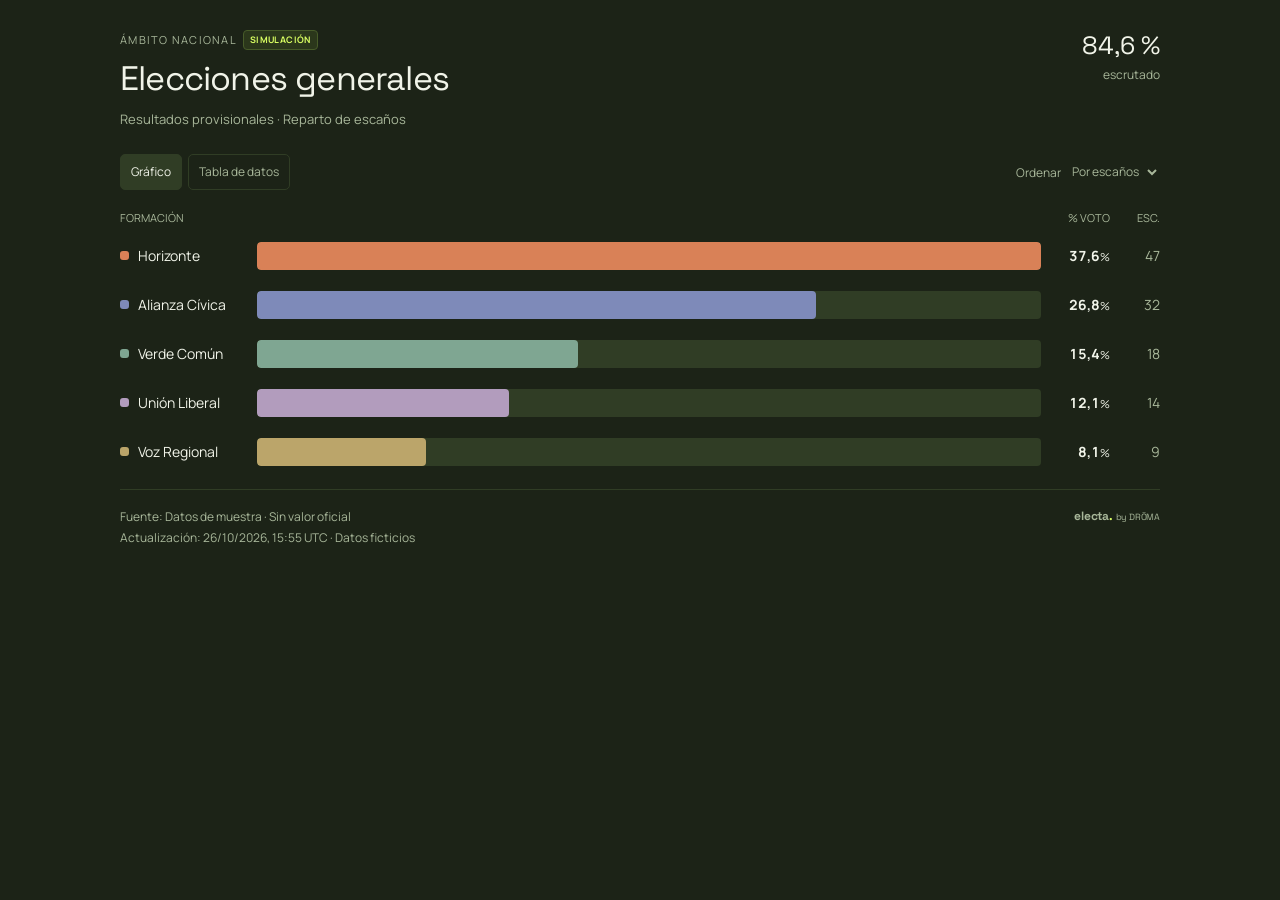
<file: ejemplos/results.html>
<!doctype html><html lang="es"><head><meta charset="utf-8"><meta name="viewport" content="width=device-width,initial-scale=1"><title>Elecciones generales · Resultados electorales</title><style>:root{--bg:#f6f5f1;--paper:#fff;--ink:#25312c;--muted:#7a817b;--line:#e6e7e0;--green:#263e34;--accent:#dc704a;--soft:#edf1ea;--radius:16px;--font:'DM Sans',Arial,sans-serif;--heading:'Manrope',Arial,sans-serif;color-scheme:light}
*{box-sizing:border-box}body{margin:0;background:var(--bg);color:var(--ink);font:14px/1.5 var(--font)}button,input,select,textarea{font:inherit}button,a,input,select,textarea{-webkit-tap-highlight-color:transparent}button{cursor:pointer}a{color:inherit}button:disabled{cursor:default;opacity:.5}button,input,select,textarea{outline-offset:4px}button:focus-visible,a:focus-visible,input:focus-visible,select:focus-visible,textarea:focus-visible{outline:2px solid var(--accent)}button{color:inherit}svg{vertical-align:middle}.icon{width:19px;height:19px;flex-shrink:0;stroke-width:1.6}h1,h2,h3,p{margin-top:0}h1,h2,h3{font-family:var(--heading)}.skip{position:fixed;left:10px;top:-60px;z-index:99;padding:12px;background:#fff}.skip:focus{top:10px}.shell{display:grid;grid-template-columns:216px minmax(0,1fr);min-height:100vh}.sidebar{border-right:1px solid var(--line);padding:34px 20px 20px;display:flex;flex-direction:column;position:sticky;top:0;height:100vh;background:#f3f3ed}.brand{text-decoration:none;display:flex;align-items:center;gap:11px;margin:0 10px 48px}.brand-mark{width:38px;height:38px;background:var(--green);border-radius:10px;color:#fff;display:grid;place-items:center;font:800 25px var(--heading);position:relative}.brand-mark:after{content:'';width:6px;height:6px;border-radius:50%;background:var(--accent);position:absolute;bottom:7px;right:6px}.brand-word{font:800 25px/1 var(--heading);letter-spacing:-1.3px}.brand-by{font-size:9px;letter-spacing:2px;margin-top:7px;display:block;color:#81877b}.side-label{font-size:10px;color:#949a8e;font-weight:700;letter-spacing:1.7px;margin:0 13px 13px}.side-nav{display:flex;flex-direction:column;gap:5px}.side-nav button{display:flex;align-items:center;gap:12px;border:0;background:transparent;text-align:left;width:100%;padding:12px 13px;border-radius:8px;font-size:13px;color:#69736a}.side-nav button.active{background:var(--green);color:#fff;font-weight:600}.side-nav button:hover:not(.active){background:#e8ebe1}.side-separator{height:1px;background:var(--line);margin:23px 12px}.side-note{margin-top:auto;padding:18px 12px 0;font-size:11px;color:#8a9085}.side-note b{display:block;font-size:11px;color:#52604e;margin-bottom:7px}.side-note p{font-size:10px;line-height:1.7;margin:0}.sidebar-footer{display:flex;align-items:center;gap:9px;padding:22px 10px 4px;font-size:11px;color:#65705e}.avatar{width:29px;height:29px;background:#e4e8dd;border-radius:50%;display:grid;place-items:center;font-size:11px;font-weight:700}.topbar{height:80px;padding:0 36px;display:flex;align-items:center;justify-content:space-between;border-bottom:1px solid var(--line);gap:15px}.breadcrumb{display:flex;gap:12px;font-size:11px;color:#91968b;align-items:center}.breadcrumb b{color:#475442;font-weight:500}.top-right{display:flex;align-items:center;gap:18px}.saved{font-size:10px;color:#7f8977;display:flex;gap:6px;align-items:center}.saved i,.status-dot{height:5px;width:5px;background:#7c996e;display:inline-block;border-radius:50%}.top-help{border:1px solid #ddd!important;border-radius:50%!important;width:25px;height:25px;display:grid;place-items:center;padding:0!important;background:transparent}.workspace{max-width:1660px;margin:auto;padding:31px 36px 35px}.page-heading{display:flex;justify-content:space-between;gap:25px;align-items:center;margin-bottom:26px}.eyebrow{font-size:9px;letter-spacing:1.6px;color:#87907d;font-weight:650;margin-bottom:9px}.page-heading h1{font-size:29px;letter-spacing:-1.2px;line-height:1.3;margin:0 0 7px;font-weight:750}.page-heading p{font-size:12px;color:#8a9085;margin:0}.heading-actions{display:flex;align-items:center;gap:9px}.btn{display:inline-flex;gap:8px;align-items:center;justify-content:center;border:1px solid var(--line);background:#fff;border-radius:7px;min-height:37px;padding:9px 13px;font-size:11px;font-weight:600;text-decoration:none;white-space:nowrap}.btn:hover{border-color:#b5bdae;background:#f7f9f3}.btn.primary{background:var(--green);border-color:var(--green);color:#fff}.btn.primary:hover{background:#375344}.btn.orange{background:var(--accent);border-color:var(--accent);color:#fff}.btn.soft{background:var(--soft);border-color:var(--soft)}.btn.small{padding:6px 10px;min-height:31px;font-size:10px}.btn.icon-only{padding:7px;min-width:32px}.btn .icon{width:15px;height:15px}.coverage-strip{display:flex;align-items:center;gap:12px;border:1px solid var(--line);background:#eeeee7;border-radius:10px;padding:12px 16px;margin-bottom:25px}.coverage-symbol{background:#e2e5d8;border:1px solid #d8dece;border-radius:8px;width:34px;height:34px;display:grid;place-items:center;color:#66785a}.coverage-text{font-size:12px;font-weight:600}.coverage-text small{display:block;font-weight:400;font-size:10px;color:#8a9281;margin-top:2px}.badge{display:inline-flex;font-size:9px;letter-spacing:.6px;align-items:center;gap:6px;border-radius:4px;background:#fcf0dc;padding:4px 8px;color:#ac7e2c;font-weight:600}.coverage-strip .badge{margin-left:auto}.coverage-strip .text-link{border:0;background:none;font-size:10px;color:#68765e;text-decoration:underline;margin-left:10px}.layout{display:grid;grid-template-columns:minmax(0,1fr) 292px;gap:23px;align-items:start}.section-head{display:flex;align-items:center;justify-content:space-between;gap:12px;margin-bottom:14px}.section-head h2{font-size:13px;font-weight:700;margin:0}.section-head small{color:#91988a;font-size:10px}.tabs{display:flex;gap:5px;margin-bottom:20px;border-bottom:1px solid var(--line);overflow:auto;scrollbar-width:thin}.tool-tab{border:0;border-bottom:2px solid transparent;background:none;display:flex;align-items:center;gap:6px;white-space:nowrap;font-size:10px;color:#8a9283;padding:10px 9px 13px}.tool-tab .icon{width:14px;height:14px}.tool-tab.active{border-color:var(--accent);color:#344a3b;font-weight:700}.card{border:1px solid var(--line);border-radius:var(--radius);background:var(--paper);overflow:hidden}.preview-card{box-shadow:0 3px 5px #2a342905}.preview-bar{padding:12px 21px;border-bottom:1px solid var(--line);display:flex;align-items:center;justify-content:space-between;font-size:9px;color:#949b8b;letter-spacing:.6px;background:#fafbf7}.preview-bar .left{display:flex;gap:7px;align-items:center}.preview-bar .left i{width:5px;height:5px;background:var(--accent);border-radius:50%}.device-switch{display:flex;gap:4px}.device-switch button{border:0;border-radius:4px;background:transparent;padding:4px 6px;color:#adb2a6;display:grid;place-items:center}.device-switch button.active{background:#eaeee4;color:#506746}.device-switch .icon{width:14px;height:14px}.canvas-wrap{padding:7px;background:#fff;transition:background .2s}.canvas-wrap.mobile{background:#edf0e8;padding:20px 8px}.canvas-wrap.mobile .widget{max-width:375px;margin:auto;border:1px solid var(--line);border-radius:12px}.preview-footer{border-top:1px solid var(--line);padding:12px 20px;display:flex;gap:7px;align-items:center;font-size:9px;color:#8f9686}.preview-footer .icon{width:13px;height:13px;color:#869777}.preview-footer span:last-child{margin-left:auto}.below-preview{margin-top:18px;display:flex;gap:12px;align-items:center;border:1px dashed #d4dcca;border-radius:10px;padding:15px 17px;background:#f1f3eb}.below-preview .icon{color:#8d9d78;width:23px;height:23px}.below-preview b{font-size:11px;display:block;margin-bottom:3px}.below-preview p{font-size:10px;color:#8c9583;margin:0}.below-preview .btn{margin-left:auto}.inspector{margin-top:2px}.inspector-card{padding:20px}.inspector-title{display:flex;gap:9px;align-items:center;font-size:12px;font-weight:700;margin-bottom:6px}.inspector-title .icon{width:16px;height:16px;color:#849674}.inspector-sub{font-size:10px;color:#9a9e94;margin-bottom:21px}.field{display:block;margin-bottom:14px;font-size:10px;color:#6c7863;font-weight:500}.field input,.field select,.field textarea{display:block;width:100%;margin-top:6px;border:1px solid #e1e5d9;border-radius:6px;background:#fcfdf9;padding:10px 11px;font-size:11px;color:#485741;min-width:0}.field input:focus,.field select:focus,.field textarea:focus{border-color:#8da17d}.field textarea{resize:vertical;min-height:80px}.field .note{display:block;font-weight:400;font-size:9px;color:#8d9685;margin-top:5px}.field-row{display:grid;grid-template-columns:1fr 1fr;gap:10px}.field .suffix{position:relative}.field .suffix span{position:absolute;right:12px;top:10px;color:#adb69f}.field input[type=number]{appearance:textfield}.field input::-webkit-inner-spin-button{opacity:1}.panel-divider{height:1px;background:var(--line);margin:20px 0}.inspector-party{display:flex;gap:9px;align-items:center;padding:6px 0;font-size:11px}.party-dot{display:inline-block;width:9px;height:9px;border-radius:3px;flex-shrink:0}.inspector-party b{font-weight:600;margin-left:auto;font-variant-numeric:tabular-nums}.inspector-party span:last-child{font-size:10px;color:#9ba391}.inspector-link{padding:9px 0 0;border:0;background:none;font-size:10px;color:#8d9d79;display:flex;gap:5px;align-items:center}.inspector-link .icon{width:12px;height:12px}.inspector-info{background:#edf0e6;padding:13px 14px;border-radius:9px;font-size:10px;line-height:1.7;color:#80906f;margin-top:15px}.inspector-info b{color:#657853}.footer-line{display:flex;justify-content:space-between;align-items:center;gap:10px;margin-top:23px;color:#a0a596;font-size:9px}.footer-line strong{font:700 12px var(--heading);letter-spacing:1px;color:#8c9580}.widget{--wbg:#fff;--wtext:#25312c;--wmuted:#87917e;--wline:#edf0e6;background:var(--wbg);color:var(--wtext);padding:27px 26px 17px;container-type:inline-size;min-width:0}.widget.dark{--wbg:#20332b;--wtext:#f0f3e9;--wmuted:#a0b29b;--wline:#3c5043}.widget-eyebrow{font-size:8px;text-transform:uppercase;letter-spacing:1.4px;color:var(--wmuted);margin-bottom:7px;display:flex;gap:6px;align-items:center}.widget-eyebrow .badge{font-size:7px;letter-spacing:.4px;padding:2px 5px}.widget h2{font-size:23px;letter-spacing:-.8px;font-weight:750;margin:0 0 5px;line-height:1.3}.widget-subtitle{font-size:10px;color:var(--wmuted);margin-bottom:22px}.widget-head{display:flex;justify-content:space-between;gap:15px;align-items:start}.counted{text-align:right;white-space:nowrap;font-size:20px;line-height:1.2;font-family:var(--heading);font-weight:650}.counted small{display:block;font:9px var(--font);color:var(--wmuted);margin-top:6px}.widget-tabs{display:flex;gap:5px;margin-bottom:19px}.widget-tabs button{background:none;border:1px solid var(--wline);border-radius:5px;font-size:9px;padding:5px 8px;color:var(--wmuted)}.widget-tabs button.active{background:var(--wline);color:var(--wtext)}.result-row{display:grid;grid-template-columns:115px minmax(30px,1fr) 48px 34px;gap:14px;align-items:center;margin-bottom:17px;font-size:11px}.party-name{display:flex;align-items:center;gap:9px;min-width:0}.party-name span:last-child{overflow:hidden;text-overflow:ellipsis;white-space:nowrap}.bar-track{height:25px;background:var(--wline);border-radius:4px;overflow:hidden}.bar-fill{height:100%;border-radius:4px;transition:width .35s;min-width:2px}.result-row strong{font-weight:650;text-align:right;font-variant-numeric:tabular-nums}.result-row .seat-count{color:var(--wmuted);text-align:right;font-size:10px}.results-labels{display:grid;grid-template-columns:115px minmax(30px,1fr) 48px 34px;gap:14px;font-size:8px;color:var(--wmuted);margin-bottom:13px}.results-labels span:nth-child(2){text-align:right}.results-labels span:nth-child(3),.results-labels span:nth-child(4){text-align:right}.widget-source{font-size:8px;color:var(--wmuted);border-top:1px solid var(--wline);padding-top:13px;margin-top:20px;line-height:1.7;display:flex;gap:12px;justify-content:space-between}.widget-source div:first-child{max-width:75%;overflow-wrap:anywhere}.widget-brand{font-size:9px;font-weight:600;letter-spacing:-.2px;white-space:nowrap}.widget-brand span{color:var(--accent)}.hemi{width:100%;height:auto;max-height:290px;display:block;overflow:visible}.hemi circle{cursor:pointer;transition:opacity .2s}.hemi circle:focus{stroke:var(--wtext);stroke-width:2;outline:none}.hemi-center{text-align:center;margin:-60px auto 15px;position:relative;pointer-events:none;width:max-content}.hemi-center strong{font:750 36px var(--heading);display:block;line-height:1}.hemi-center span{font-size:9px;color:var(--wmuted)}.legend{display:flex;gap:8px 14px;flex-wrap:wrap;margin:15px 0}.legend button{background:none;border:0;display:flex;gap:5px;align-items:center;padding:4px 0;font-size:10px;color:var(--wmuted)}.legend button.selected{color:var(--wtext);font-weight:700}.legend b{font-weight:600;color:var(--wtext)}.pact-intro{font-size:11px;color:var(--wmuted);margin-bottom:18px;line-height:1.7}.pact-layout{display:grid;grid-template-columns:minmax(0,1fr) 175px;gap:25px}.pact-list{display:flex;flex-direction:column;gap:7px}.pact-row{padding:11px;border:1px solid var(--wline);border-radius:8px;display:flex;align-items:center;gap:8px;background:transparent;color:var(--wtext);text-align:left;min-height:46px;font-size:11px;cursor:pointer}.pact-row input{accent-color:var(--green);width:15px;height:15px;margin:0}.pact-row strong{margin-left:auto;font-size:15px}.pact-row.checked{background:var(--wline);border-color:#a1b28b}.pact-summary{background:var(--wline);border-radius:10px;padding:20px 16px;display:flex;flex-direction:column;align-items:center;justify-content:center;text-align:center}.pact-number{font:750 49px/1 var(--heading);letter-spacing:-3px}.pact-number small{font-size:14px;letter-spacing:0;color:var(--wmuted);font-weight:500}.pact-summary p{font-size:10px;color:var(--wmuted);margin:8px 0 18px}.pact-message{font-size:11px;line-height:1.6;color:var(--accent);font-weight:600}.pact-message.success{color:#5c8c57}.dark .pact-message.success{color:#a1c987}.pact-bar{position:relative;margin:23px 0 7px;height:14px;border-radius:5px;background:var(--wline);display:flex}.pact-bar span{height:100%;transition:width .3s}.majority-line{position:absolute;top:-5px;height:24px;border-left:1px dashed var(--wtext)}.majority-caption{color:var(--wmuted);font-size:8px;margin-top:5px;text-align:right}.pact-tools{display:flex;align-items:center;justify-content:space-between;gap:7px;margin-top:18px}.pact-tools button{border:0;background:none;color:var(--wmuted);font-size:9px;text-decoration:underline;padding:4px 0}.pact-tools select{border:1px solid var(--wline);border-radius:5px;font-size:10px;padding:6px 7px;background:var(--wbg);color:var(--wtext);max-width:65%}.abstention-label{font-size:9px;color:var(--wmuted);display:block;margin-top:10px}.abstention-label select{margin-left:8px;background:var(--wbg);color:var(--wtext);border:1px solid var(--wline);border-radius:5px;font-size:10px;padding:4px;max-width:200px}.simple-list .pact-row{flex-wrap:wrap}.pact-row select{border:1px solid var(--wline);background:var(--wbg);color:var(--wtext);font-size:9px;padding:5px;border-radius:4px;margin-left:auto}.comparison-row{display:grid;grid-template-columns:100px minmax(20px,1fr) 40px;gap:14px;margin-bottom:20px;align-items:center;font-size:10px}.double-bar{display:flex;flex-direction:column;gap:4px}.double-bar>div{height:13px;border-radius:3px;background:var(--wline)}.double-bar span{height:100%;display:block;border-radius:3px}.delta{font-weight:650;text-align:right;font-size:12px}.delta.positive{color:#668955}.delta.negative{color:#c48164}.compare-key{display:flex;gap:14px;font-size:9px;color:var(--wmuted);margin-bottom:20px}.compare-key i{width:12px;height:8px;display:inline-block;background:var(--green);border-radius:2px;margin-right:5px}.turnout-body{display:flex;align-items:center;justify-content:center;gap:35px;padding:15px 0 20px}.donut{width:180px;max-width:50%;height:auto}.turnout-info strong{font:750 36px var(--heading);letter-spacing:-2px;display:block}.turnout-info p{font-size:11px;color:var(--wmuted);margin:0 0 15px}.turnout-delta{font-size:11px;color:#779365;background:var(--wline);border-radius:5px;padding:6px 10px;display:inline-block}.table-scroll{overflow:auto}.data-table{width:100%;border-collapse:collapse;font-size:11px}.data-table th{text-align:left;font-size:9px;color:var(--wmuted);font-weight:500;border-bottom:1px solid var(--wline);padding:10px 8px;white-space:nowrap}.data-table td{padding:12px 8px;border-bottom:1px solid var(--wline);font-variant-numeric:tabular-nums}.data-table th:not(:first-child),.data-table td:not(:first-child){text-align:right}.tool-grid{display:grid;grid-template-columns:repeat(3,minmax(0,1fr));gap:18px}.tool-card{padding:24px;display:flex;flex-direction:column;align-items:start}.tool-card .tool-icon{width:43px;height:43px;background:var(--soft);border-radius:11px;display:grid;place-items:center;color:#7b906c;margin-bottom:28px}.tool-card h2{font-size:17px;letter-spacing:-.5px;margin-bottom:8px}.tool-card p{font-size:12px;color:#8a9480;line-height:1.8;flex:1;margin-bottom:23px}.tool-card .tag{font-size:8px;text-transform:uppercase;color:#9b8970;margin-bottom:16px;letter-spacing:.8px}.tool-card .btn{width:100%}.data-card{padding:24px}.data-card h2{font-size:16px;margin-bottom:7px}.data-card>p{font-size:11px;color:#89937f;margin-bottom:22px}.data-editor{width:100%;border-collapse:collapse;min-width:690px}.data-editor th{text-align:left;font-size:9px;letter-spacing:.4px;text-transform:uppercase;color:#88947c;font-weight:500;padding:12px 9px;border-bottom:1px solid var(--line)}.data-editor td{padding:10px 8px;border-bottom:1px solid var(--line)}.data-editor input{border:1px solid #e5e9de;border-radius:5px;background:#fbfcf8;padding:9px 8px;color:#40543a;font-size:12px;width:100%;min-width:45px}.data-editor input[type=color]{width:33px;min-width:33px;height:33px;padding:3px;cursor:pointer}.data-editor .delete{border:0;background:none;color:#b7a599;padding:5px}.data-editor .name-col{width:25%}.data-editor .num-col{width:14%}.data-card-footer{display:flex;align-items:center;gap:10px;margin-top:20px}.data-card-footer span{margin-left:auto;color:#87937a;font-size:10px}.data-panels{display:grid;grid-template-columns:1.2fr 1fr;gap:20px;margin-top:20px}.data-panels .card{padding:23px}.data-panels h3{font-size:13px;margin-bottom:20px}.validation-list{padding:0;list-style:none;margin:0}.validation-list li{padding:10px 12px;border-radius:6px;font-size:11px;margin-bottom:7px;background:#f7f0e5;color:#a47f4d;line-height:1.6}.validation-list li.ok{background:#edf3e7;color:#6f885a}.draft-notice{margin-top:18px;padding:13px 16px;border-radius:8px;background:#edece3;color:#8c8e73;font-size:11px;line-height:1.7}.publication-card{padding:25px;display:grid;grid-template-columns:1fr auto;gap:25px;align-items:center;margin-bottom:16px}.publication-card h2{font-size:17px;margin-bottom:7px}.publication-card p{font-size:12px;color:#88937c;margin:0;line-height:1.8}.publication-card .chip{margin-top:12px;font-size:9px;color:#aa7f58}.empty-box{text-align:center;padding:65px 25px;color:#8c9881}.empty-box h2{font-size:20px;color:var(--ink)}dialog{border:1px solid var(--line);border-radius:17px;padding:0;max-width:640px;width:calc(100% - 30px);color:var(--ink);box-shadow:0 22px 70px #1e372733;max-height:90dvh}dialog::backdrop{background:#1f30294d;backdrop-filter:blur(3px)}.dialog-body{padding:28px}.dialog-header{display:flex;justify-content:space-between;align-items:center;margin-bottom:8px}.dialog-header h2{font-size:22px;letter-spacing:-.8px;margin:0}.dialog-header button{border:0;background:transparent;color:#98a18d;padding:5px}.dialog-description{font-size:12px;color:#89957c;margin-bottom:25px;line-height:1.8}.dialog-body textarea.code{font:10px/1.8 monospace;min-height:100px;background:#f5f7f0;resize:vertical}.dialog-actions{display:flex;gap:8px;flex-wrap:wrap;margin-top:20px}.dialog-note{font-size:10px;line-height:1.8;color:#8e967f;margin:17px 0 0}.check-field{display:flex;align-items:center;gap:9px;font-size:11px;color:#7d8a70;margin:15px 0}.check-field input{accent-color:var(--green)}.project-options{display:grid;grid-template-columns:1fr 1fr;gap:12px}.project-options button{padding:22px;flex-direction:column;gap:12px;white-space:normal;font-size:12px;text-align:center}.project-options button small{font-size:10px;font-weight:400;color:#8c977e}#toast{position:fixed;bottom:24px;left:50%;transform:translate(-50%,15px);opacity:0;pointer-events:none;z-index:100;background:var(--green);color:#fff;padding:12px 20px;border-radius:8px;font-size:12px;box-shadow:0 5px 25px #20332720;transition:.2s;max-width:90%;text-align:center}#toast.show{opacity:1;transform:translate(-50%,0)}.widget-page{background:#fff}.widget-page.dark-page{background:#20332b}.widget-page #app{max-width:1100px;margin:auto}.widget-page .widget{padding:30px}.widget-error{padding:30px;max-width:600px;margin:30px auto}.widget-error h1{font-size:24px}.widget-page .widget h2{font-size:clamp(21px,3vw,32px)}.widget-page .result-row{margin-bottom:21px}.widget-page .pact-layout{grid-template-columns:minmax(0,1fr) 220px}.widget-page .widget-source{font-size:10px}.menu-toggle{display:none}.compact-err{padding:25px;color:#a57e58}
@container(max-width:480px){.widget-head{gap:8px}.widget h2{font-size:21px}.counted{font-size:17px}.widget-subtitle{font-size:9px}.pact-layout{grid-template-columns:1fr}.pact-summary{padding:15px;display:grid;grid-template-columns:auto 1fr;gap:8px 18px;text-align:left}.pact-number{font-size:38px;grid-row:1/3}.pact-summary p{margin:0}.pact-message{font-size:10px}.result-row,.results-labels{grid-template-columns:88px minmax(20px,1fr) 38px 23px;gap:8px;font-size:10px}.bar-track{height:22px}.comparison-row{grid-template-columns:85px minmax(20px,1fr) 34px;gap:10px}.turnout-body{gap:20px}.turnout-info strong{font-size:30px}.turnout-delta{font-size:9px}.widget-source{flex-wrap:wrap;font-size:8px}.widget-source div:first-child{max-width:100%}.hemi-center{margin-top:-48px}.hemi-center strong{font-size:30px}.pact-row{font-size:10px}.pact-tools select{font-size:9px}}
@media(min-width:1600px){.layout{grid-template-columns:minmax(0,1fr) 320px;gap:30px}.workspace{padding:39px 45px}.widget{padding:35px 38px 25px}.result-row{margin-bottom:23px}.bar-track{height:29px}.result-row,.results-labels{grid-template-columns:140px minmax(20px,1fr) 50px 35px}.inspector-card{padding:25px}.tool-tab{font-size:12px;padding:13px}.tabs{margin-bottom:24px}.topbar{padding:0 45px}.page-heading h1{font-size:34px}.coverage-strip{margin-bottom:30px}.pact-layout{grid-template-columns:1fr 220px}}
@media(max-width:1180px){.shell{grid-template-columns:178px minmax(0,1fr)}.sidebar{padding:29px 13px 16px}.brand{margin-left:7px;gap:9px}.brand-word{font-size:23px}.side-nav button{padding:11px;font-size:12px}.workspace{padding:27px 24px}.topbar{padding:0 24px;height:68px}.layout{grid-template-columns:minmax(0,1fr) 253px;gap:17px}.page-heading h1{font-size:26px}.heading-actions .btn{padding:8px 10px}.inspector-card{padding:17px}.widget{padding:25px 19px 17px}.tool-tab{padding:10px 7px 12px;font-size:9px}.tool-tab .icon{display:none}.pact-layout{grid-template-columns:1fr}.pact-summary{padding:15px;display:grid;grid-template-columns:auto 1fr;gap:8px 18px;text-align:left}.pact-number{font-size:38px;grid-row:1/3}.pact-summary p{margin:0}.pact-message{font-size:10px}.below-preview{padding:13px}.below-preview .icon{display:none}.below-preview p{font-size:9px}.below-preview .btn{font-size:9px}.result-row,.results-labels{grid-template-columns:85px minmax(20px,1fr) 37px 25px;gap:9px}.widget-source{font-size:7px}.tool-grid{grid-template-columns:repeat(2,minmax(0,1fr))}.saved{display:none}.data-panels{grid-template-columns:1fr 1fr}}
@media(max-width:960px){.layout{grid-template-columns:1fr}.inspector{display:grid;grid-template-columns:1fr 1fr;gap:16px}.inspector-info{margin:0;align-self:start}.widget{padding:30px}.result-row,.results-labels{grid-template-columns:120px minmax(20px,1fr) 48px 30px;gap:14px}.pact-layout{grid-template-columns:minmax(0,1fr) 180px}.pact-summary{display:flex;text-align:center}.pact-number{font-size:49px}.pact-summary p{margin:8px 0 15px}.heading-actions{gap:6px}.heading-actions .btn{font-size:10px}.page-heading{align-items:start}.data-panels{grid-template-columns:1fr}.widget-source{font-size:9px}.topbar .breadcrumb{font-size:10px}}
@media(max-width:700px){.shell{display:block}.sidebar{height:62px;padding:0 17px;position:sticky;z-index:20;border-bottom:1px solid var(--line);border-right:0;flex-direction:row;align-items:center;justify-content:space-between}.brand{margin:0;gap:8px}.brand-mark{width:28px;height:28px;font-size:20px;border-radius:7px}.brand-mark:after{width:4px;height:4px;bottom:5px;right:4px}.brand-word{font-size:22px}.brand-by{display:none}.side-label,.side-separator,.side-note,.sidebar-footer{display:none}.side-nav{flex-direction:row;gap:2px}.side-nav button{padding:8px;font-size:10px;gap:5px;min-height:34px}.side-nav button .icon{width:14px;height:14px}.side-nav button[data-page=help]{display:none}.side-nav+.side-separator{display:none}.sidebar .secondary-nav{display:none}.topbar{height:44px;padding:0 18px}.breadcrumb{gap:8px}.top-right{gap:9px}.top-right .btn{font-size:9px;min-height:27px;padding:5px 9px}.top-help{display:none!important}.workspace{padding:23px 18px}.page-heading{display:block;margin-bottom:20px}.page-heading h1{font-size:27px;margin-bottom:8px}.page-heading p{font-size:11px;line-height:1.7}.heading-actions{margin-top:17px}.heading-actions .btn{font-size:10px}.coverage-strip{padding:11px 12px;gap:9px;margin-bottom:21px}.coverage-symbol{width:28px;height:28px}.coverage-text{font-size:11px}.coverage-text small{font-size:9px}.coverage-strip .badge{font-size:7px;padding:4px 5px}.coverage-strip .text-link{display:none}.tabs{gap:0}.tool-tab{padding:10px 9px 12px;font-size:10px}.section-head{margin-bottom:10px}.section-head small{font-size:9px}.widget{padding:24px 17px 15px}.preview-bar{padding:11px 14px;font-size:8px}.preview-footer{padding:11px 14px;font-size:8px}.preview-footer span:last-child{display:none}.below-preview{gap:8px;flex-wrap:wrap}.below-preview p{font-size:10px}.below-preview b{font-size:11px}.below-preview .btn{font-size:9px}.inspector{grid-template-columns:1fr}.inspector-info{font-size:11px}.inspector-card{padding:20px}.field{font-size:11px}.field input,.field select{font-size:13px;min-height:41px}.inspector-party{font-size:12px}.inspector-link{font-size:11px}.footer-line{font-size:8px}.footer-line span{max-width:70%}.tool-grid{grid-template-columns:1fr}.tool-card{padding:22px}.tool-card .tool-icon{margin-bottom:18px}.tool-card p{font-size:12px}.data-card{padding:18px}.data-card-footer{flex-wrap:wrap}.data-card-footer span{margin-left:0;width:100%}.data-panels{gap:15px}.data-panels .card{padding:20px}.publication-card{display:block;padding:22px}.publication-card .btn{margin-top:18px}.dialog-body{padding:23px}.dialog-header h2{font-size:20px}.project-options{grid-template-columns:1fr}.dialog-actions .btn{flex:1}.widget-page .widget{padding:22px 16px}.widget-page .pact-layout{grid-template-columns:1fr}.widget-page .pact-summary{display:grid;text-align:left}.widget-page .pact-summary p{margin:0}.turnout-body{gap:23px}.donut{width:150px}.turnout-info strong{font-size:31px}.result-row,.results-labels{grid-template-columns:85px minmax(20px,1fr) 38px 24px;gap:8px}.widget-source{font-size:8px}.data-editor input{font-size:14px;min-height:42px}.data-table td{font-size:10px}.abstention-label select{max-width:160px}.pact-layout{grid-template-columns:1fr}.pact-summary{display:grid;text-align:left}.pact-number{font-size:38px}.pact-summary p{margin:0}}
@media(prefers-reduced-motion:reduce){*{scroll-behavior:auto!important;transition:none!important}}
/* Readable editorial type, with comfortable controls on touchscreens. */
.page-heading p{font-size:13px}.coverage-text{font-size:13px}.coverage-text small{font-size:11px}.section-head h2{font-size:14px}.tool-tab{font-size:11px}.field{font-size:11px}.field input,.field select{font-size:13px}.inspector-sub{font-size:11px}.inspector-party{font-size:12px}.inspector-info{font-size:11px}.widget-eyebrow{font-size:9px}.widget-subtitle{font-size:11px}.widget-tabs button{font-size:10px}.result-row{font-size:12px}.result-row .seat-count{font-size:12px}.results-labels{font-size:9px}.widget-source{font-size:10px}.pact-intro{font-size:12px}.pact-row{font-size:12px}.pact-summary p{font-size:11px}.pact-message{font-size:12px}.pact-tools button,.pact-tools select{font-size:11px}.majority-caption{font-size:10px}.legend button{font-size:11px}.comparison-row{font-size:12px}.compare-key{font-size:10px}.preview-footer{font-size:10px}.below-preview p{font-size:11px}.below-preview b{font-size:12px}.btn{font-size:12px}.widget-source div:first-child{max-width:80%}.widget-source .widget-brand{font-size:11px}.side-nav button{font-size:13px}.footer-line{font-size:10px}.data-table{font-size:12px}.data-table th{font-size:10px}.dialog-note{font-size:11px}.dialog-description{font-size:13px}.inspector-card .btn{font-size:10px}.heading-actions .btn{font-size:11px}.tool-tab .icon{width:14px}
@container(max-width:480px){.result-row{font-size:11px}.widget-subtitle{font-size:10px}.widget-source{font-size:9px}.pact-message{font-size:11px}.comparison-row{font-size:11px}.widget-source div:first-child{max-width:100%}.pact-tools select{font-size:10px}.pact-tools button{font-size:10px}.widget-tabs button{font-size:10px}}
@media(max-width:1180px){.side-nav button{font-size:12px}.tool-tab{font-size:10px}.field input,.field select{font-size:12px}.page-heading p{font-size:12px}.result-row{font-size:11px}.pact-message{font-size:11px}.pact-tools select{font-size:10px}.pact-tools button{font-size:10px}}
@media(max-width:700px){.sidebar{height:111px;display:flex;flex-direction:column;justify-content:flex-start;align-items:stretch;padding:10px 15px 7px;gap:9px}.brand{align-self:flex-start}.side-nav{width:100%;gap:3px}.side-nav button{flex:1;padding:7px 4px;flex-direction:column;gap:4px;font-size:9px;white-space:nowrap;min-height:46px;line-height:1.2}.side-nav button .icon{width:16px;height:16px}.workspace{padding:23px 16px}.page-heading p{font-size:12px}.btn{min-height:41px;font-size:12px}.heading-actions .btn{min-height:41px;font-size:11px}.tool-tab{font-size:11px;min-height:44px;padding:10px 10px}.section-head small{font-size:8px}.section-head h2{font-size:13px}.field{font-size:12px}.field input,.field select{font-size:16px;min-height:44px}.inspector-sub{font-size:12px}.coverage-text{font-size:12px}.coverage-text small{font-size:10px}.widget-source{font-size:9px}.footer-line{font-size:9px}.preview-footer{font-size:9px}.widget-tabs button{min-height:36px}.pact-row{min-height:48px}.pact-tools select{min-height:40px}.pact-tools button{min-height:40px}.dialog-actions .btn{min-height:44px}.pact-row select{font-size:12px;min-height:35px}.widget-page .widget-source{font-size:9px}.widget-page .pact-row{font-size:12px}}
.layout>*{min-width:0}.main,.workspace,#pageContent{min-width:0}.section-head small{flex-shrink:1;text-align:right}.section-head h2{min-width:0}
@media(max-width:960px){.page-heading{display:block}.heading-actions{margin-top:17px}}
@media(max-width:700px){.layout .section-head>small{display:none}.widget-source{flex-wrap:wrap;gap:7px}.widget-source div:first-child{max-width:100%}.data-card .section-head{align-items:flex-start;flex-wrap:wrap}.data-card .section-head>div:last-child{margin-top:5px}}
/* Recovery, readable metadata, and long editorial content. */
.widget{--wmuted:#65745c}.widget.dark{--wmuted:#b3c1ad}.widget-head>div:first-child{min-width:0}.widget h2,.widget-subtitle,.coverage-text,.pact-intro{overflow-wrap:anywhere}.coverage-text{min-width:0}.coverage-strip{flex-wrap:wrap}.coverage-strip .badge{flex-shrink:0}.widget-eyebrow{flex-wrap:wrap}.bar-fill{min-width:0}.pact-row>span{min-width:0;flex:1;overflow-wrap:anywhere}.pact-row>strong,.pact-row>input,.pact-row>.party-dot{flex-shrink:0}.pact-row select{max-width:48%}.hemi-center{max-width:100%;overflow-wrap:anywhere}.legend button{min-width:0;overflow-wrap:anywhere;white-space:normal;text-align:left}.legend .party-dot,.legend b{flex-shrink:0}.turnout-info{min-width:0}.turnout-delta{overflow-wrap:anywhere}.data-table td:first-child{overflow-wrap:anywhere}.table-scroll{max-width:100%}.dialog-status{padding:12px;background:#edf3e7;color:#41583a;border-radius:7px;font-size:12px;line-height:1.7;margin:18px 0 0;overflow-wrap:anywhere}.download-retry{display:block;padding:11px 13px;margin:14px 0 0;background:#edf3e7;color:#34542d;border-radius:7px;font-size:12px;overflow-wrap:anywhere}.inspector-sub,.field .note,.preview-footer,.footer-line{color:#6b775f}.compare-key{flex-wrap:wrap}.turnout-delta{color:#4f7147}.dark .turnout-delta{color:#b4d6a2}.widget-tabs{flex-wrap:wrap}.pact-number{font-variant-numeric:tabular-nums}.side-nav button.active:focus-visible{outline-color:#dc704a}
@container(max-width:480px){.turnout-body{flex-wrap:wrap}.turnout-info{text-align:center}.pact-summary{grid-template-columns:minmax(80px,auto) minmax(0,1fr)}.pact-number{font-size:34px}.widget-source{overflow-wrap:anywhere}.result-row,.results-labels{grid-template-columns:minmax(64px,90px) minmax(15px,1fr) 42px 26px;gap:7px}}
@media(max-width:420px){.sidebar{padding-left:9px;padding-right:9px}.side-nav button{font-size:8px}.heading-actions{flex-wrap:wrap}.heading-actions .btn{flex:1}.coverage-strip .badge{margin-left:0}.field-row{gap:8px}.dialog-header h2{font-size:21px}.data-card-footer .btn{white-space:normal}.data-panels .card{min-width:0}.widget-tabs>label{width:100%;margin-left:0!important;text-align:right}}

/* Electa 1.2 — Dröma: Manrope, Space Grotesk, charcoal, olive and lime. */
:root{--bg:#101110;--paper:#1c2317;--ink:#f1f4e9;--muted:#a0ad95;--line:#34402b;--green:#d9ff62;--accent:#d9ff62;--soft:#25301b;--font:'Manrope',Arial,sans-serif;--heading:'Space Grotesk',Arial,sans-serif;--radius:13px;color-scheme:dark}
body{background:var(--bg);color:var(--ink);font-size:15px;line-height:1.65;-webkit-font-smoothing:antialiased}::selection{background:var(--accent);color:#17200c}button,input,select,textarea{font-family:var(--font)}.skip{background:var(--accent);color:#17200c}.shell{grid-template-columns:236px minmax(0,1fr)}.sidebar{background:#151c10;border-color:var(--line);padding:32px 18px 20px}.brand{gap:12px;margin-bottom:42px}.brand-mark{background:var(--accent);color:#17200c;border-radius:9px}.brand-mark:after{background:#17200c}.brand-word{font-family:var(--heading);font-weight:700;font-size:29px;letter-spacing:-1.4px;color:var(--ink)}.brand-by{color:var(--muted);font-size:10px;letter-spacing:1.7px}.side-label{color:var(--muted);font-size:11px;letter-spacing:1.35px}.side-nav{gap:7px}.side-nav button{color:#bdc8b2;font-size:14px;padding:13px 12px;line-height:1.5;border-radius:8px}.side-nav button.active{background:var(--accent);color:#17200c;font-weight:700}.side-nav button:hover:not(.active){background:#243019;color:var(--ink)}.secondary-nav .btn{color:#bdc8b2!important;font-size:12px!important;padding-left:12px!important;white-space:normal}.side-separator{background:var(--line)}.side-note{color:var(--muted);font-size:12px}.side-note b{color:#c8d3b6;font-size:12px}.side-note p{font-size:12px;line-height:1.8}.sidebar-footer{border-top:1px solid var(--line);margin-top:21px;padding:18px 8px 0;font-size:12px;color:var(--muted)}.avatar{background:#2b381e;color:var(--accent);width:32px;height:32px}.droma-signature{width:72px;height:32px;object-fit:contain;filter:invert(1);margin-left:auto}.topbar{background:#101110;border-color:var(--line);height:78px}.breadcrumb{font-size:12px;color:var(--muted);gap:10px}.breadcrumb b{color:#d5dfca}.breadcrumb .icon{width:15px;height:15px}.top-right{gap:14px}.saved{color:#a0ad95;font-size:11px}.saved i{background:var(--accent)}.top-help{border-color:var(--line)!important;color:var(--muted);width:30px;height:30px}.workspace{padding:32px 34px 34px}.eyebrow{font-size:11px;color:#b4c29e;letter-spacing:1.6px;margin-bottom:12px}.page-heading{align-items:center;margin-bottom:26px}.page-heading h1{font-size:33px;line-height:1.18;font-weight:500;letter-spacing:-1.15px;margin-bottom:11px}.page-heading p{font-size:15px;color:var(--muted);line-height:1.75}.heading-actions{gap:9px}.btn{background:#252e1d;border-color:#3c4a30;border-radius:7px;color:var(--ink);font-size:13px;line-height:1.5;font-weight:700;min-height:43px;padding:10px 14px}.btn:hover{background:#303d23;border-color:#607344;color:var(--ink)}.btn.primary,.btn.orange{background:var(--accent);border-color:var(--accent);color:#17200c}.btn.primary:hover,.btn.orange:hover{background:#e4ff8b;border-color:#e4ff8b;color:#17200c}.btn.soft{background:#2a371e;border-color:#3c4a30;color:#dce9c9}.btn.small{font-size:12px;min-height:36px;padding:7px 11px}.heading-actions .btn{font-size:12px}.btn.icon-only{min-height:36px}.coverage-strip{background:#1c2317;border-color:var(--line);padding:14px 16px;gap:12px}.coverage-symbol{background:#27321c;border-color:#3c4c2c;color:#cce59b;width:38px;height:38px}.coverage-text{color:var(--ink);font-size:14px}.coverage-text small{font-size:12px;color:var(--muted)}.badge{background:#2b371b;color:#d9ff62;border:1px solid #475b29;font-size:10px}.coverage-strip .text-link{color:#c5d3b2;font-size:12px}.section-head h2{font-size:16px;font-weight:500;color:var(--ink)}.section-head small{font-size:11px;color:var(--muted)}.tabs{border-color:var(--line);gap:3px}.tool-tab{font-size:13px;color:var(--muted);padding:12px 10px 15px;line-height:1.4}.tool-tab.active{border-color:var(--accent);color:var(--accent);font-weight:700}.tool-tab:hover{color:#dce8cb}.tool-tab .icon{width:16px;height:16px}.card{background:var(--paper);border-color:var(--line);box-shadow:none}.preview-card{border-color:#3b4a2d}.preview-bar{background:#20291a;border-color:var(--line);color:#b4c2a2;font-size:11px;padding:13px 19px}.preview-bar .left i{background:var(--accent)}.device-switch button{color:#8fa17a;min-width:30px;min-height:28px}.device-switch button.active{background:#344724;color:var(--accent)}.canvas-wrap{background:#10150d;padding:7px}.canvas-wrap.mobile{background:#141b0f}.canvas-wrap.mobile .widget{border-color:#465931}.preview-footer{background:#20291a;border-color:var(--line);font-size:12px;color:var(--muted);padding:13px 17px;flex-wrap:wrap}.preview-footer .icon{color:var(--accent)}.below-preview{background:#1b2512;border-color:#4a6032;padding:17px}.below-preview .icon{color:var(--accent)}.below-preview b{font-size:14px;font-weight:700}.below-preview p{font-size:12px;color:#b2c19d;line-height:1.65}.inspector-card{padding:20px}.inspector-title{font-size:15px;font-weight:700;color:var(--ink)}.inspector-title .icon{color:#c4dca0}.inspector-sub{font-size:12px;color:var(--muted);line-height:1.65}.field{font-size:13px;color:#bdcbb0;line-height:1.55;margin-bottom:16px}.field input,.field select,.field textarea{background:#11180c;border-color:#3c4b2e;color:var(--ink);font-size:14px;line-height:1.5;padding:10px 11px;border-radius:6px;min-height:43px}.field input::placeholder,.field textarea::placeholder{color:#899875;opacity:1}.field input:focus,.field select:focus,.field textarea:focus{border-color:var(--accent)}.field .note{color:#a5b497;font-size:12px;line-height:1.65}.field .suffix span{color:var(--muted)}.panel-divider{background:var(--line)}.inspector-party{font-size:14px;padding:7px 0;gap:9px;color:#d6e0ca}.inspector-party b{color:#eef4e4;font-size:14px}.inspector-party span:last-child{font-size:12px;color:var(--muted)}.inspector-link{color:var(--accent);font-size:12px;line-height:1.6;min-height:35px}.inspector-info{background:#222e17;border:1px solid #3a4a29;color:#b1c29c;font-size:12px;line-height:1.8}.inspector-info b{color:#d3e8b6}.inspector-card .btn{font-size:12px}.footer-line{font-size:11px;color:var(--muted);line-height:1.8}.footer-line strong{color:#c0d1aa;font-family:var(--heading);font-size:14px}
.widget{--wbg:#f4f5ef;--wtext:#192112;--wmuted:#59694b;--wline:#e0e5d6;--waccent:#566f1d;padding:29px 26px 21px;font-size:15px;line-height:1.65;color-scheme:light}.widget.dark{--wbg:#1c2317;--wtext:#f1f4e9;--wmuted:#a8b79a;--wline:#303d25;--waccent:#d9ff62;color-scheme:dark}.widget-eyebrow{font-size:11px;line-height:1.6;letter-spacing:1.25px;margin-bottom:9px}.widget-eyebrow .badge{font-size:9px;padding:2px 6px}.widget h2{font-family:var(--heading);font-size:27px;font-weight:500;line-height:1.18;letter-spacing:-.8px;margin-bottom:9px}.widget-subtitle{font-size:13px;line-height:1.65;margin-bottom:24px}.counted{font-size:25px;font-weight:500;font-family:var(--heading)}.counted small{font-size:12px;line-height:1.5}.widget-tabs{gap:6px;align-items:center}.widget-tabs button{font-size:12px;padding:7px 10px;min-height:35px}.widget-tabs label,.widget-tabs select{font-size:12px!important;color:var(--wmuted)!important}.widget-tabs select{min-height:34px}.results-labels,.result-row{grid-template-columns:125px minmax(20px,1fr) 57px 38px;gap:12px}.results-labels{font-size:11px;margin-bottom:15px}.result-row{font-size:14px;margin-bottom:21px}.bar-track{height:28px}.result-row strong{font-weight:700}.result-row strong>span{font-size:11px!important}.result-row .seat-count{font-size:14px}.widget-source{font-size:12px;padding-top:16px;margin-top:23px;line-height:1.75;gap:15px}.widget-source .widget-brand{font-size:12px;font-family:var(--heading)}.widget-source .widget-brand span[style]{font-size:9px!important}.pact-intro{font-size:14px;line-height:1.8;margin-bottom:20px}.pact-layout{grid-template-columns:minmax(0,1fr) 185px;gap:20px}.pact-row{font-size:14px;padding:12px;min-height:50px;border-color:var(--wline)}.pact-row input{accent-color:var(--waccent);width:17px;height:17px}.pact-row.checked{border-color:#6a8b38;background:var(--wline)}.pact-row strong{font-size:18px;font-family:var(--heading);font-weight:600}.pact-row select{font-size:12px;padding:7px;min-height:34px}.pact-summary{padding:22px 16px}.pact-number{font-size:54px;font-weight:500;letter-spacing:-2px}.pact-number small{font-size:17px;font-family:var(--font)}.pact-summary p{font-size:13px;line-height:1.65}.pact-message{font-size:14px;line-height:1.65;color:#9b482b}.dark .pact-message{color:#ffb49b}.pact-message.success{color:#405e1d}.dark .pact-message.success{color:#d9ff62}.majority-caption{font-size:12px;line-height:1.65}.pact-tools{flex-wrap:wrap;gap:10px}.pact-tools select,.pact-tools button{font-size:12px;min-height:37px}.widget>p[style]{font-size:11px!important;line-height:1.8!important}.hemi-center strong{font-family:var(--heading);font-size:40px;font-weight:500}.hemi-center span{font-size:12px;line-height:1.6}.legend{gap:9px 15px}.legend button{font-size:13px;line-height:1.5;padding:6px 0}.compare-key{font-size:12px;gap:10px 16px}.compare-key i{background:var(--waccent)}.comparison-row{grid-template-columns:120px minmax(20px,1fr) 44px;gap:13px;font-size:14px;margin-bottom:24px}.double-bar>div{height:15px}.delta{font-size:16px}.delta.positive{color:#4d6c24}.dark .delta.positive{color:#d9ff62}.delta.negative{color:#995539}.dark .delta.negative{color:#ffb49b}.turnout-info strong{font-family:var(--heading);font-size:39px;font-weight:500}.turnout-info p{font-size:14px}.turnout-delta{font-size:13px;line-height:1.65;color:#405e1d}.dark .turnout-delta{color:#d9ff62}.donut circle:nth-child(2){stroke:var(--waccent)}.data-table{font-size:14px}.data-table th{font-size:12px;padding:12px 9px;line-height:1.6}.data-table td{padding:13px 9px}.widget .btn{font-size:13px}.widget-page,.widget-page.dark-page{background:var(--bg)}.widget-page .widget h2{font-size:clamp(25px,3vw,34px)}.widget-page .widget-source{font-size:12px}.widget-page .pact-layout{grid-template-columns:minmax(0,1fr) 220px}
.tool-card{padding:25px}.tool-card .tool-icon{background:#29351f;color:var(--accent);margin-bottom:23px}.tool-card h2{font-size:21px;font-weight:500;line-height:1.25}.tool-card p{font-size:14px;line-height:1.8;color:var(--muted)}.tool-card .tag{font-size:11px;color:#b6c69f}.data-card h2{font-size:20px;font-weight:500}.data-card .section-head p{font-size:13px!important;color:var(--muted)!important;line-height:1.7}.data-editor th{font-size:11px;color:#aabc95;padding:13px 9px}.data-editor td{padding:12px 8px}.data-editor input{background:#11180c;border-color:#3b4a2d;color:#eff4e7;font-size:14px;padding:10px 9px;min-height:42px}.data-editor .delete{color:#bd977b;min-width:35px;min-height:38px}.data-card-footer{flex-wrap:wrap}.data-card-footer span{font-size:12px;color:#b1c09d}.data-panels h3{font-size:17px;font-weight:500;color:var(--ink)}.data-panels p[style]{font-size:12px!important;color:var(--muted)!important}.check-field{color:#c1d0af;font-size:13px;line-height:1.65}.check-field input{accent-color:var(--accent)}.validation-list li{background:#30291e;color:#f1c29d;font-size:13px;padding:12px}.validation-list li.ok{background:#2a3a1c;color:#d9ff62}.draft-notice{background:#232e19;color:#bdcda8;border:1px solid #394b27;font-size:13px;line-height:1.8;padding:15px 17px}.publication-card{padding:26px}.publication-card h2{font-size:21px;font-weight:500}.publication-card p{font-size:14px;color:var(--muted)}.publication-card .chip{font-size:12px;color:#c5d4b0}.empty-box{color:var(--muted)}.dialog-body{background:#1c2317}.dialog-header h2{font-family:var(--heading);font-size:26px;font-weight:500;line-height:1.2;letter-spacing:-.7px}.dialog-header button{color:#becdaa;min-width:36px;min-height:36px}.dialog-description{color:var(--muted);font-size:14px;line-height:1.8}.dialog-note{color:#aabc97;font-size:12px;line-height:1.8}.dialog-body textarea.code{font-size:12px;line-height:1.8;background:#11180c;color:#d6e6bf;border-color:#3c4b2d}.dialog-status,.download-retry{background:#2b3b1c;color:#d9ff62;font-size:13px;border:1px solid #4a622e}.project-options button{font-size:14px}.project-options button small{font-size:12px;color:var(--muted)}#toast{background:#d9ff62;color:#17200c;font-size:14px;font-weight:600;border:1px solid #e4ff8b}.compact-err{color:#ffb49b;font-size:14px}.compact-err b{font-family:var(--heading);font-size:18px}dialog{background:#1c2317;color:var(--ink);border-color:#4a5b37;box-shadow:0 20px 70px #0007}dialog::backdrop{background:#090d08b3;backdrop-filter:blur(4px)}
@media(min-width:1600px){.layout{grid-template-columns:minmax(0,1fr) 330px}.workspace{padding:39px 45px}.widget{padding:35px 36px 26px}.page-heading h1{font-size:38px}.tool-tab{font-size:14px;padding:13px 14px 16px}.result-row,.results-labels{grid-template-columns:155px minmax(20px,1fr) 61px 40px}.result-row{font-size:15px}.pact-layout{grid-template-columns:minmax(0,1fr) 220px}.inspector-card{padding:24px}}
@media(max-width:1180px){.shell{grid-template-columns:202px minmax(0,1fr)}.sidebar{padding:29px 14px 18px}.side-nav button{font-size:13px;padding:12px 10px}.workspace{padding:28px 23px}.topbar{padding:0 23px}.layout{grid-template-columns:minmax(0,1fr) 270px;gap:18px}.page-heading{display:block}.heading-actions{margin-top:17px}.tool-tab{font-size:12px;padding:12px 8px 15px}.inspector-card{padding:17px}.field input,.field select{font-size:14px}.widget{padding:25px 20px 20px}.pact-layout{grid-template-columns:1fr}.pact-summary{display:grid;grid-template-columns:auto 1fr;gap:8px 18px;text-align:left;padding:16px}.pact-number{font-size:44px;grid-row:1/3}.pact-summary p{margin:0}.result-row,.results-labels{grid-template-columns:100px minmax(18px,1fr) 52px 34px;gap:10px}.result-row{font-size:13px}.widget-source{flex-wrap:wrap}.widget-source div:first-child{max-width:100%}}
@media(max-width:960px){.layout{grid-template-columns:1fr}.inspector{grid-template-columns:1fr 1fr}.pact-layout{grid-template-columns:minmax(0,1fr) 180px}.pact-summary{display:flex;text-align:center}.pact-number{font-size:50px}.pact-summary p{margin:8px 0 16px}.tool-grid{grid-template-columns:repeat(2,minmax(0,1fr))}.widget{padding:29px 25px 21px}.result-row,.results-labels{grid-template-columns:120px minmax(20px,1fr) 57px 38px;gap:12px}}
@container(max-width:480px){.widget h2{font-size:25px;line-height:1.2}.widget-eyebrow{font-size:10px}.widget-subtitle{font-size:12px}.counted{font-size:22px}.counted small{font-size:11px}.pact-layout{grid-template-columns:1fr}.pact-summary{display:grid;grid-template-columns:minmax(72px,auto) minmax(0,1fr);gap:8px 13px;text-align:left;padding:16px 13px}.pact-number{font-size:40px;grid-row:1/3}.pact-number small{font-size:15px}.pact-summary p{margin:0;font-size:12px}.pact-message{font-size:13px}.result-row,.results-labels{grid-template-columns:minmax(65px,93px) minmax(14px,1fr) 48px 34px;gap:7px}.result-row{font-size:13px;margin-bottom:20px}.result-row .seat-count{font-size:13px}.results-labels{font-size:10px}.bar-track{height:26px}.widget-source{font-size:11px;flex-wrap:wrap;gap:9px}.widget-source div:first-child{max-width:100%}.pact-intro{font-size:13px}.pact-row{font-size:13px;padding:11px;min-height:49px}.pact-row strong{font-size:17px}.pact-tools select,.pact-tools button{font-size:12px;min-height:40px}.pact-tools select{max-width:100%;width:100%}.majority-caption{font-size:11px}.hemi-center{margin-top:-49px}.hemi-center strong{font-size:34px}.hemi-center span{font-size:11px}.legend button{font-size:12px}.comparison-row{grid-template-columns:minmax(70px,100px) minmax(20px,1fr) 36px;gap:10px;font-size:13px}.delta{font-size:15px}.compare-key{font-size:11px}.turnout-body{flex-wrap:wrap;gap:19px}.turnout-info{text-align:center}.turnout-info strong{font-size:35px}.turnout-info p{font-size:13px}.turnout-delta{font-size:12px}.data-table{font-size:13px}.data-table th{font-size:11px}.widget-tabs button{font-size:12px}.widget-tabs label,.widget-tabs select{font-size:11px!important}}
@media(max-width:700px){.shell{display:block}.sidebar{height:auto;min-height:112px;padding:11px 13px 8px;gap:10px;flex-direction:column;align-items:stretch}.brand{margin:0;gap:9px;align-self:flex-start}.brand-mark{width:30px;height:30px;font-size:21px}.brand-word{font-size:24px}.side-nav{gap:4px}.side-nav button{font-size:10px;padding:8px 3px;min-height:48px;gap:4px;flex-direction:column;line-height:1.25}.side-nav button .icon{width:16px;height:16px}.topbar{height:49px;padding:0 16px}.breadcrumb{font-size:11px;gap:7px}.top-right .btn{font-size:11px;padding:6px 10px;min-height:32px}.workspace{padding:25px 16px}.page-heading h1{font-size:31px;line-height:1.2}.page-heading p{font-size:14px;line-height:1.8}.eyebrow{font-size:10px;letter-spacing:1.3px}.heading-actions{flex-wrap:wrap;gap:8px}.heading-actions .btn{font-size:12px;min-height:43px}.coverage-strip{padding:12px;gap:10px}.coverage-text{font-size:13px}.coverage-text small{font-size:11px}.coverage-strip .badge{font-size:9px;padding:4px 7px}.section-head h2{font-size:15px}.tool-tab{font-size:12px;min-height:46px;padding:12px 10px 15px}.widget{padding:25px 17px 19px}.preview-bar{font-size:10px;padding:12px 13px}.preview-footer{font-size:11px;padding:12px 13px}.below-preview{padding:15px;gap:12px}.below-preview b{font-size:14px}.below-preview p{font-size:12px}.below-preview .btn{font-size:12px;margin-left:0}.inspector{grid-template-columns:1fr}.inspector-card{padding:21px}.inspector-title{font-size:16px}.inspector-sub{font-size:13px}.field{font-size:14px}.field input,.field select,.field textarea{font-size:16px;min-height:46px}.field .note{font-size:12px}.inspector-party{font-size:14px}.inspector-info{font-size:13px}.footer-line{font-size:11px}.tool-grid{grid-template-columns:1fr}.tool-card{padding:23px}.tool-card p{font-size:14px}.data-card{padding:18px}.data-panels h3{font-size:18px}.data-editor input{font-size:16px;min-height:45px}.data-editor th{font-size:12px}.data-card-footer .btn{font-size:13px;white-space:normal}.data-card-footer span{font-size:12px}.validation-list li{font-size:13px}.draft-notice{font-size:13px}.publication-card{padding:23px}.publication-card h2{font-size:21px}.publication-card p{font-size:14px}.dialog-body{padding:22px}.dialog-header h2{font-size:25px}.dialog-description{font-size:14px}.dialog-note{font-size:12px}.dialog-actions .btn{font-size:13px;white-space:normal;min-height:45px}.project-options button{font-size:14px}.widget-page .widget{padding:25px 17px 20px}.widget-page .widget-source{font-size:11px}.widget-page .pact-layout{grid-template-columns:1fr}.widget-page .pact-summary{display:grid;text-align:left}.widget-page .pact-summary p{margin:0}}
@media(max-width:420px){.sidebar{padding-left:9px;padding-right:9px}.side-nav button{font-size:9px;white-space:normal}.workspace{padding-left:13px;padding-right:13px}.heading-actions .btn{flex:1;padding:9px 10px;font-size:11px}.coverage-strip .badge{margin-left:0}.widget-tabs>label{width:100%;margin-left:0!important;text-align:right}.field-row{gap:9px}.dialog-body{padding:20px}.dialog-header h2{font-size:23px}}

@font-face{font-family:'Manrope';font-style:normal;font-weight:400;font-display:swap;src:url([data-uri]) format('woff')}
@font-face{font-family:'Manrope';font-style:normal;font-weight:700;font-display:swap;src:url([data-uri]) format('woff')}
@font-face{font-family:'Space Grotesk';font-style:normal;font-weight:400;font-display:swap;src:url([data-uri]) format('woff')}
@font-face{font-family:'Space Grotesk';font-style:normal;font-weight:700;font-display:swap;src:url([data-uri]) format('woff')}
/* Finishing touches for larger labels and compact navigation. */
.inspector-card .section-head h2{font-size:14px!important}.legend>span{font-size:12px!important}.donut text{font-family:var(--heading)}.donut text:first-of-type{font-size:30px}.donut text:last-of-type{font-size:11px}
@media(max-width:700px){.side-nav button{font-size:11px;white-space:normal;min-width:0;line-height:1.3}.side-nav button span{display:block;max-width:100%}.sidebar{min-height:120px}}
.widget-page{background:#f4f5ef}.widget-page.dark-page{background:#1c2317}

.advanced-dialog{width:calc(100vw - 28px);max-width:none;height:92dvh;max-height:92dvh;padding:0;overflow:hidden}.advanced-dialog[open]{display:flex;flex-direction:column}.advanced-dialog-bar{display:flex;justify-content:space-between;align-items:center;gap:15px;padding:12px 18px;background:#1c2317;border-bottom:1px solid #34402b}.advanced-dialog-bar b{font-family:var(--heading);font-size:18px;font-weight:500}.advanced-dialog-frame{display:block;flex:1;min-height:0;width:100%;border:0;background:#101110}[hidden]{display:none!important}
/* Guided insertion, shared Dröma palette and typography. */
.insert-dialog{width:calc(100% - 32px);max-width:1140px;max-height:94dvh}.insert-dialog .dialog-body{padding:30px}.insert-dialog .dialog-header{align-items:flex-start;gap:18px}.insert-dialog .dialog-header h2{font-size:30px;margin-top:8px}.insert-dialog .dialog-description{margin:12px 0 25px}.insert-layout{display:grid;grid-template-columns:minmax(0,1fr) minmax(0,1fr);gap:30px;align-items:start}.insert-settings,.insert-preview{min-width:0}.insert-step{display:flex;gap:11px;align-items:center;margin:0 0 16px}.insert-step>span{display:grid;place-items:center;flex-shrink:0;border:1px solid #586d39;background:#28371d;color:var(--accent);width:28px;height:28px;border-radius:50%;font-family:var(--heading);font-size:14px}.insert-step h3{font-family:var(--heading);font-size:18px;font-weight:500;margin:0;line-height:1.4}.insert-settings .field-row{margin-bottom:22px}.insert-methods{display:grid;gap:9px;margin-bottom:14px}.insert-method{display:flex;align-items:center;gap:12px;padding:14px;text-align:left;border:1px solid #435331;border-radius:10px;background:#151c10;min-width:0}.insert-method[aria-pressed=true]{border-color:var(--accent);background:#2b391e;box-shadow:inset 3px 0 var(--accent)}.insert-method .icon{width:21px;height:21px;flex-shrink:0;color:#d1dfa9}.insert-method>span{flex:1;min-width:0}.insert-method b{display:block;font-size:14px;font-weight:600}.insert-method small{display:block;font-size:12px;color:#a9b89c;margin-top:2px}.insert-method em{font-size:9px;font-weight:700;font-style:normal;background:var(--accent);color:#17200c;padding:3px 7px;border-radius:4px}.insert-instructions{font-size:14px;line-height:1.75;color:#d6e0cb}.insert-instructions p{margin:12px 0}.insert-instructions .note,.insert-settings .note{font-size:12px;line-height:1.7;color:#aabc97}.insert-instructions .field{margin-top:18px}.insert-filename{display:block;overflow-wrap:anywhere;color:#bdcda8;font-size:12px;margin:8px 0 15px}.insert-error{display:block;color:#ffb9a2;font-size:12px;line-height:1.6}.insert-resize{display:flex;align-items:center;gap:9px;font-size:13px;margin:22px 0 0}.insert-resize input{accent-color:var(--accent);width:16px;height:16px}.insert-resize+.note{margin:7px 0 15px}.insert-status{background:#28371d;color:#d6e7bd;border:1px solid #425831;border-radius:8px;padding:12px 14px;font-size:13px;line-height:1.65;overflow-wrap:anywhere}.insert-status.is-error{background:#3c251c;color:#ffd0ba;border-color:#8d5940}.insert-copy{width:100%;margin-top:12px;min-height:48px;font-size:14px}.insert-code,.insert-help{border-top:1px solid var(--line);margin-top:18px;padding-top:14px;font-size:13px;line-height:1.7;color:#afbd9e}.insert-code summary,.insert-help summary{cursor:pointer;color:#d1dfbf;min-height:27px}.insert-code .field{margin-top:13px}.insert-code textarea.code{width:100%;height:132px;min-height:100px;white-space:pre;overflow:auto;resize:vertical;font-size:11px}.insert-code .dialog-actions{margin-top:10px}.insert-help p{font-size:13px;line-height:1.8}.insert-preview{background:#151c10;border:1px solid #3a482b;border-radius:12px;overflow:hidden}.insert-preview-header{padding:14px 16px;display:flex;justify-content:space-between;align-items:center;gap:8px;border-bottom:1px solid #34402b;color:#afbd9e;font-size:10px;letter-spacing:1px}.insert-preview-header>div:first-child{display:flex;gap:7px;align-items:center}.live-dot{width:6px;height:6px;background:var(--accent);border-radius:50%;flex-shrink:0}.insert-frame-wrap{width:100%;max-width:100%;height:480px;margin:auto;transition:max-width .2s;background:#1c2317}.insert-frame-wrap.mobile{max-width:375px}.insert-frame-wrap iframe{display:block;width:100%;height:100%;border:0}.insert-preview-note{display:flex;gap:8px;align-items:flex-start;padding:15px 16px;margin:0;border-top:1px solid #34402b;font-size:12px;color:#b9c9a5;line-height:1.7}.insert-preview-note .icon{color:var(--accent);flex-shrink:0;margin-top:2px}.insert-data-note{margin:0 16px 16px;padding:12px;border-radius:7px;background:#202c17;color:#afbd9e;font-size:12px;line-height:1.7}.insert-data-note b{color:#d6e7bd}.insert-preview>.insert-help{padding:14px 16px;margin:0}.insert-preview .dialog-actions{margin-top:12px}.insert-intro{margin:0 0 26px;max-width:760px}.insert-intro h2{font-family:var(--heading);font-size:29px;font-weight:500;margin:7px 0}.insert-intro p{font-size:15px;color:var(--muted);line-height:1.8}.publication-card{gap:24px}.publication-card>div{min-width:0}
@media(max-width:800px){.insert-layout{grid-template-columns:1fr;gap:24px}.insert-dialog{max-width:620px}.insert-preview{order:-1}.insert-frame-wrap{height:285px}.insert-preview-note{padding:10px 14px}.insert-data-note{display:none}.insert-preview>.insert-help{display:none}.insert-dialog .dialog-body{padding:22px}.insert-dialog .dialog-header h2{font-size:26px}.insert-dialog .dialog-description{margin-bottom:18px}.insert-method{padding:12px}.insert-code .dialog-actions{flex-wrap:wrap}}
@media(max-width:420px){.insert-dialog{width:calc(100% - 16px)}.insert-dialog .dialog-body{padding:17px}.insert-dialog .dialog-header h2{font-size:24px}.insert-dialog .eyebrow{font-size:9px}.insert-settings .field-row{grid-template-columns:1fr;gap:0}.insert-step h3{font-size:17px}.insert-resize{flex-wrap:wrap}.insert-copy{font-size:13px}.publication-card{flex-direction:column;align-items:stretch}.insert-preview-header{padding:10px 12px;font-size:9px}.insert-dialog .field input,.insert-dialog .field select{font-size:16px}}
</style></head><body><div id="app"></div><div id="toast" role="status"></div><script>(function(root){
'use strict';
const colors=['#d98157','#7e8ab9','#7fa692','#b29cbd','#bba56a'];
const demo=()=>({version:1,title:'Elecciones generales',territory:'Ámbito nacional',totalSeats:120,majority:61,counted:84.6,turnout:71.4,previousTurnout:69.8,source:'Datos de muestra · Sin valor oficial',updated:new Date().toISOString(),demo:true,parties:[{id:'p1',name:'Horizonte',short:'HOR',color:colors[0],votes:1880000,pct:37.6,seats:47,previous:42},{id:'p2',name:'Alianza Cívica',short:'AC',color:colors[1],votes:1340000,pct:26.8,seats:32,previous:37},{id:'p3',name:'Verde Común',short:'VC',color:colors[2],votes:770000,pct:15.4,seats:18,previous:16},{id:'p4',name:'Unión Liberal',short:'UL',color:colors[3],votes:605000,pct:12.1,seats:14,previous:17},{id:'p5',name:'Voz Regional',short:'VR',color:colors[4],votes:405000,pct:8.1,seats:9,previous:8}]});
const esc=s=>String(s??'').replace(/[\u0000-\u0008\u000B\u000C\u000E-\u001F\uFFFE\uFFFF]/g,'').replace(/[&<>"']/g,c=>({'&':'&amp;','<':'&lt;','>':'&gt;','"':'&quot;',"'":'&#39;'}[c]));
function validDate(value){
 if(typeof value!=='string')return false;const m=value.match(/^(\d{4})-(\d{2})-(\d{2})T(\d{2}):(\d{2})(?::(\d{2})(?:\.\d{1,3})?)?(?:Z|[+-]\d{2}:\d{2})?$/);if(!m)return false;
 const [year,month,day,hour,minute,second]=m.slice(1).map(Number),days=[31,year%4===0&&(year%100!==0||year%400===0)?29:28,31,30,31,30,31,31,30,31,30,31];
 return year>=1&&month>=1&&month<=12&&day>=1&&day<=days[month-1]&&hour<=23&&minute<=59&&(!m[6]||second<=59)&&Number.isFinite(Date.parse(value));
}
const isNumber=n=>typeof n==='number'&&Number.isFinite(n);
function number(value,label,{draft=false,optional=false}={}){
 if(value===null||value===undefined||typeof value==='string'&&!value.trim()){
  if(draft)return null;if(optional&&value===undefined)return 0;throw Error('Falta una cifra: '+label+'.');
 }
 if(typeof value!=='number'&&typeof value!=='string')throw Error('Cifra no válida: '+label+'.');
 if(typeof value==='string'&&!/^[+-]?(?:\d+(?:\.\d*)?|\.\d+)(?:e[+-]?\d+)?$/i.test(value.trim()))throw Error('Cifra no válida: '+label+'.');const n=Number(value);if(!Number.isFinite(n))throw Error('Cifra no válida: '+label+'.');return n;
}
function text(value,label,max,draft=false){
 if(value===null||value===undefined)value='';
 if(typeof value!=='string'||value.length>max)throw Error(label+': utiliza texto de hasta '+max+' caracteres.');
 return draft?value:value.trim();
}
function normalize(raw,allowDraft=false){
 if(!raw||typeof raw!=='object'||Array.isArray(raw)||!Array.isArray(raw.parties)||raw.parties.length<1||raw.parties.length>100)throw Error('El proyecto debe contener entre 1 y 100 partidos.');
 if(raw.version!==undefined&&raw.version!==1)throw Error('La versión de este proyecto no es compatible.');
 const n={version:1};
 for(const key of ['title','territory','source'])n[key]=text(raw[key],key==='title'?'Título':key==='source'?'Fuente':'Territorio',300,allowDraft);
 for(const key of ['totalSeats','majority','counted','turnout','previousTurnout'])n[key]=number(raw[key],key,{draft:allowDraft});
 if(validDate(raw.updated))n.updated=new Date(raw.updated).toISOString();else if(allowDraft)n.updated=null;else throw Error('Indica una fecha y hora válidas para los datos.');
 if(raw.demo!==undefined&&typeof raw.demo!=='boolean')throw Error('La identificación de demostración debe ser verdadera o falsa.');n.demo=raw.demo!==false;
 const ids=new Set();
 n.parties=raw.parties.map((p,i)=>{
  if(!p||typeof p!=='object'||Array.isArray(p))throw Error('Partido no válido en la fila '+(i+1)+'.');
  const id=typeof p.id==='string'&&/^[a-zA-Z0-9_-]{1,64}$/.test(p.id)&&!ids.has(p.id)?p.id:'p'+(i+1);ids.add(id);
  const out={id,name:text(p.name,'Nombre de partido',80,allowDraft),short:text(p.short,'Siglas',12,allowDraft),color:/^#[0-9a-f]{6}$/i.test(p.color)?p.color:colors[i%colors.length]};
  for(const k of ['votes','pct','seats','previous'])out[k]=number(p[k],out.name+' / '+k,{draft:allowDraft,optional:k!=='seats'});
  return out;
 });
 // Regenerate all keys together if a fallback collided with a retained key.
 if(new Set(n.parties.map(p=>p.id)).size!==n.parties.length)n.parties.forEach((p,i)=>p.id='p'+(i+1));
 const result=issues(n);if(!allowDraft&&result.errors.length)throw Error(result.errors.join(' '));return n;
}
function issues(d){
 const errors=[],warnings=[];
 if(!d||!Array.isArray(d.parties)||!d.parties.length||d.parties.length>100)return{errors:['Añade entre 1 y 100 partidos.'],warnings};
 const sum=k=>d.parties.reduce((s,p)=>s+(isNumber(p?.[k])?p[k]:0),0);
 if(typeof d.title!=='string'||!d.title.trim())errors.push('Escribe el nombre de la elección.');
 if(typeof d.source!=='string'||!d.source.trim())errors.push('Indica la fuente de los datos.');
 if(!validDate(d.updated))errors.push('Indica una fecha y hora válidas para los datos.');
 if(!Number.isSafeInteger(d.totalSeats)||d.totalSeats<1||d.totalSeats>2000)errors.push('La cámara debe tener entre 1 y 2.000 escaños.');
 if(!Number.isSafeInteger(d.majority)||d.majority<1||d.majority>d.totalSeats)errors.push('El umbral de mayoría debe estar entre 1 y el total de escaños.');
 for(const k of ['counted','turnout','previousTurnout'])if(!isNumber(d[k])||d[k]<0||d[k]>100){errors.push('Escrutinio y participación deben estar entre 0 y 100 %.');break;}
 if(d.parties.some(p=>!/^#[0-9a-f]{6}$/i.test(p?.color)))errors.push('Utiliza colores hexadecimales válidos para los partidos.');
 if(d.parties.some(p=>typeof p?.name!=='string'||!p.name.trim()))errors.push('Todos los partidos necesitan un nombre.');
 if(d.parties.some(p=>!p||!Number.isSafeInteger(p.seats)||p.seats<0||!Number.isSafeInteger(p.previous)||p.previous<0||!Number.isSafeInteger(p.votes)||p.votes<0||!isNumber(p.pct)||p.pct<0||p.pct>100))errors.push('Revisa votos, porcentajes y escaños: deben ser positivos o cero; votos y escaños, enteros válidos. No dejes cifras vacías.');
 if(!Number.isSafeInteger(sum('votes'))||!Number.isSafeInteger(sum('previous'))||!Number.isSafeInteger(sum('seats')))errors.push('El total de votos o escaños supera la precisión admitida.');
 if(sum('seats')>d.totalSeats)errors.push('Los escaños asignados superan el total de la cámara.');
 if(sum('pct')>100.050000001)errors.push('Los porcentajes de voto suman más del 100 %.');
 const names=d.parties.map(p=>String(p?.name??'').trim().normalize('NFC').toLocaleLowerCase('es'));
 if(new Set(names).size<d.parties.length)errors.push('Hay nombres de partidos repetidos.');
 if(d.demo)warnings.push('Datos de demostración: la pieza se identificará como simulación.');
 if(sum('seats')<d.totalSeats)warnings.push(`${d.totalSeats-sum('seats')} escaños todavía sin asignar. La calculadora señalará que el resultado es provisional.`);
 if(sum('pct')<99.9)warnings.push('Los porcentajes no suman el 100 %. Puede haber otras candidaturas o votos no incluidos.');
 if(sum('previous')!==d.totalSeats)warnings.push('Los escaños de la elección anterior no suman el total actual. Comprueba si cambió el tamaño de la cámara.');
 if(sum('votes')>0&&d.parties.some(p=>isNumber(p?.pct)&&Math.abs(p.pct-p.votes/sum('votes')*100)>.2))warnings.push('Votos y porcentajes utilizan bases diferentes. Revisa el denominador o usa «Calcular % desde votos».');
 return{errors,warnings};
}
function coalition(d,roles={},rule='absolute'){
 const sum=role=>d.parties.reduce((s,p)=>s+(roles[p.id]===role?p.seats:0),0),yes=sum('yes'),abstain=sum('abstain');
 const no=d.parties.reduce((s,p)=>s+(!['yes','abstain'].includes(roles[p.id])?p.seats:0),0),assigned=d.parties.reduce((s,p)=>s+p.seats,0),pending=Math.max(0,d.totalSeats-assigned);
 return{yes,no,abstain,pending,missing:Math.max(0,d.majority-yes),passed:rule==='simple'?yes>no:yes>=d.majority,provisional:pending>0};
}
function percentages(parties){
 if(!parties.length||parties.some(p=>!Number.isSafeInteger(p.votes)||p.votes<0))throw Error('Introduce votos enteros válidos antes de calcular los porcentajes.');
 const total=parties.reduce((s,p)=>s+BigInt(p.votes),0n);if(!total)throw Error('Introduce al menos un voto para calcular porcentajes.');
 const shares=parties.map((p,i)=>({i,units:Number(BigInt(p.votes)*10000n/total),remainder:BigInt(p.votes)*10000n%total}));
 let remaining=10000-shares.reduce((s,p)=>s+p.units,0);const order=[...shares].sort((a,b)=>a.remainder===b.remainder?a.i-b.i:a.remainder>b.remainder?-1:1);
 for(let i=0;i<remaining;i++)order[i].units++;
 return shares.map(s=>s.units/100);
}
function encode(obj){const bytes=new TextEncoder().encode(JSON.stringify(obj));let s='';for(const b of bytes)s+=String.fromCharCode(b);const encoded=btoa(s).replace(/\+/g,'-').replace(/\//g,'_').replace(/=+$/,'');if(encoded.length>200000)throw Error('La pieza es demasiado grande.');return encoded;}
function decode(s){if(typeof s!=='string'||!s||s.length>200000||!/^[a-zA-Z0-9_-]+={0,2}$/.test(s))throw Error('El enlace de la pieza no es válido o es demasiado grande.');const bytes=Uint8Array.from(atob(s.replace(/-/g,'+').replace(/_/g,'/')),c=>c.charCodeAt(0));return JSON.parse(new TextDecoder('utf-8',{fatal:true}).decode(bytes));}
function parseCSV(input){
 if(typeof input!=='string'||input.length>2000000)throw Error('El CSV no es válido o supera los 2 MB.');
 const source=input.replace(/^\ufeff/,''),first=source.split(/\r?\n/)[0];
 const sep=(first.match(/;/g)||[]).length>(first.match(/,/g)||[]).length?';':',';
 const lines=[];let row=[],field='',quoted=false,closed=false;
 const pushRow=()=>{row.push(field);if(row.some(v=>v.trim()))lines.push(row);row=[];field='';closed=false;};
 for(let i=0;i<source.length;i++){
  const c=source[i];
  if(quoted){if(c==='"'){if(source[i+1]==='"'){field+='"';i++;}else{quoted=false;closed=true;}}else field+=c;continue;}
  if(c==='"'){if(field.trim()||closed)throw Error('Comillas no válidas en el CSV.');field='';quoted=true;}
  else if(c===sep){row.push(field);field='';closed=false;}
  else if(c==='\n'||c==='\r'){if(c==='\r'&&source[i+1]==='\n')i++;pushRow();}
  else if(closed){if(!/\s/.test(c))throw Error('Texto no válido después de unas comillas de cierre.');}
  else field+=c;
 }
 if(quoted)throw Error('El CSV contiene comillas sin cerrar.');pushRow();
 const headers=(lines.shift()||[]).map(x=>x.trim().toLowerCase().normalize('NFD').replace(/[\u0300-\u036f]/g,''));
 if(new Set(headers).size!==headers.length)throw Error('El CSV contiene cabeceras repetidas.');
 const col=(...names)=>headers.findIndex(h=>names.includes(h)),name=col('nombre','name','partido'),pct=col('porcentaje','pct','voto','votos_pct'),seats=col('escanos','seats','diputados'),votes=col('votos','votes'),previous=col('anteriores','previous'),color=col('color');
 if(name<0||seats<0)throw Error('El CSV necesita las columnas nombre y escanos. Opcionales: votos, porcentaje, anteriores y color.');
 if(!lines.length||lines.length>100)throw Error('El CSV debe contener entre 1 y 100 partidos.');
 const result=lines.map((r,i)=>{
  if(r.length!==headers.length)throw Error('La fila '+(i+2)+' tiene un número de columnas diferente a la cabecera.');
  const value=(j,label,optional=false)=>number(j<0?undefined:r[j].trim().replace(',','.'),label+' en fila '+(i+2),{optional});
  const partyName=r[name].trim().replace(/^'(?=[=+\-@])/,'');
  return{id:'p'+(i+1),name:partyName,short:'',color:color<0||!r[color].trim()?colors[i%colors.length]:r[color].trim(),votes:value(votes,'votos',true),pct:value(pct,'porcentaje',true),seats:value(seats,'escaños'),previous:value(previous,'escaños anteriores',true)};
 });
 if(pct<0&&votes>=0&&result.some(p=>p.votes>0)){const values=percentages(result);result.forEach((p,i)=>p.pct=values[i]);}
 return result;
}
root.ElectaCore={demo,esc,normalize,issues,coalition,encode,decode,parseCSV,percentages,validDate,colors};
})(typeof window!=='undefined'?window:globalThis);

(function(root){
'use strict';
const C=root.ElectaCore,esc=C.esc;
const toolNames={results:'Resultados electorales',hemi:'Hemiciclo',pacts:'Calculadora de pactos',compare:'Comparativa de escaños',turnout:'Participación'};
function validData(data){const result=C.issues(data);if(result.errors.length)throw Error(result.errors.join(' '));return data;}
function buildHTML({css,core,exporter,app,data,tool='results',theme='light'}){
 validData(data);if(!toolNames[tool])throw Error('Herramienta no válida.');
 if([css,core,exporter,app].some(s=>typeof s!=='string'||!s.trim()))throw Error('Faltan recursos para crear el HTML.');
 if([css,core,exporter,app].some(s=>/^\s*(?:<!doctype|<html)/i.test(s))||!core.includes('ElectaCore=')||!exporter.includes('ElectaExports=')||!app.includes('function renderWidget('))throw Error('El servidor no ha devuelto los recursos de Electa. Recarga el editor o utiliza el HTML autónomo.');
 const pack=C.encode({version:1,data,tool,theme:theme==='dark'?'dark':'light'}),safe=s=>s.replace(/<\/script/gi,'<\\/script');
 const localCSS=css.replace(/@import\s+url\([^)]*\)\s*;/gi,'').replace(/@import\s+["'][^"']+["']\s*;/gi,'');
 return`<!doctype html><html lang="es"><head><meta charset="utf-8"><meta name="viewport" content="width=device-width,initial-scale=1"><title>${esc(data.title)} · ${toolNames[tool]}</title><style>${localCSS}</style></head><body><div id="app"></div><div id="toast" role="status"></div><script>${safe(core)}\n${safe(exporter)}\nwindow.ELECTA_EMBED=ElectaCore.decode('${pack}');\n${safe(app)}<\/script><\/body><\/html>`;
}
function csv(data){
 validData(data);
 const quote=v=>'"'+(typeof v==='string'&&/^[\s]*[=+\-@]/.test(v)?"'"+v:String(v)).replace(/"/g,'""')+'"';
 return'\ufeff'+[['nombre','votos','porcentaje','escanos','anteriores','color'],...data.parties.map(p=>[p.name,p.votes,p.pct,p.seats,p.previous,p.color])].map(r=>r.map(quote).join(';')).join('\r\n');
}
function publicURL(value){const url=new URL(String(value).trim());if(!['https:','http:'].includes(url.protocol)||url.username||url.password)throw Error('Introduce una dirección pública http o https sin credenciales.');return url.href;}
function initialHeight(data,tool){const n=data.parties.length;return tool==='pacts'?500+n*92:tool==='results'?380+n*72:tool==='hemi'?800:tool==='compare'?400+n*85:650;}
function resizeScript(){
 // Each copy owns its iframe; several pieces on the same page cannot resize one another.
 return `<script>(function(){var frame=document.currentScript.previousElementSibling;function receive(event){if(!frame.isConnected){window.removeEventListener('message',receive);return;}if(event.source!==frame.contentWindow||!event.data||event.data.type!=='electa:resize')return;var h=event.data.height;if(typeof h==='number'&&Number.isFinite(h)&&h>=100&&h<=100000)frame.style.height=Math.ceil(h)+'px';}window.addEventListener('message',receive);frame.addEventListener('load',function(){frame.contentWindow.postMessage({type:'electa:measure'},'*');});})();<\/script>`;
}
function iframe({url,html,data,tool,autoResize=true}){
 validData(data);if(!toolNames[tool])throw Error('Herramienta no válida.');
 const inline=typeof html==='string';if(inline&&!html.trim())throw Error('No se ha preparado el contenido de la pieza.');
 const source=inline?`srcdoc="${esc(html)}" sandbox="allow-scripts"`:`src="${esc(publicURL(url))}"`;
 return `<iframe ${source} title="${esc(toolNames[tool]+' · '+data.title)}" width="100%" height="${initialHeight(data,tool)}" style="display:block;width:100%;border:0;border-radius:12px" loading="lazy"></iframe>`+(autoResize?'\n'+resizeScript():'');
}
function wrap(value,width){const text=String(value).replace(/\s+/g,' ').trim();const lines=[];let line='';for(const word of text.split(' ')){if(!word)continue;const pieces=word.length>width?word.match(new RegExp('.{1,'+width+'}','gu')):[word];for(const piece of pieces){if(line&&line.length+piece.length+1>width){lines.push(line);line='';}line+=(line?' ':'')+piece;}}if(line)lines.push(line);return lines.length?lines:[''];}
function svg(data,{sort='seats',dateLabel='',theme='dark'}={}){
 validData(data);const dark=theme!=='light',ink=dark?'#f1f4e9':'#192112',muted=dark?'#a8b79a':'#59694b',background=dark?'#1c2317':'#f4f5ef',line=dark?'#34402b':'#d7dfc9';const format=(v,d=0)=>new Intl.NumberFormat('es-ES',{minimumFractionDigits:d,maximumFractionDigits:d}).format(v);
 const titleLines=wrap(data.title,48),territoryLines=wrap(data.territory+(data.demo?' · SIMULACIÓN':''),110),sourceLines=wrap('Fuente: '+data.source,105);
 const header=30+territoryLines.length*20+titleLines.length*40+40,footer=55+sourceLines.length*20,H=header+data.parties.length*70+footer;
 const parties=[...data.parties].sort((a,b)=>sort==='name'?a.name.localeCompare(b.name,'es'):b[sort]-a[sort]||b.seats-a.seats),max=Math.max(1,...parties.map(p=>p.pct));
 const text=(x,y,value,size=18,fill=ink,extra='')=>`<text x="${x}" y="${y}" font-size="${size}" fill="${fill}" ${extra}>${esc(value)}</text>`;
 let body=territoryLines.map((s,i)=>text(45,32+i*20,s,13,muted)).join('');
 const titleTop=32+territoryLines.length*20+21;body+=titleLines.map((s,i)=>text(45,titleTop+i*40,s,34,ink,'font-weight="700"')).join('');
 body+=text(810,header-13,'% VOTO',13,muted)+text(950,header-13,'ESC.',13,muted,'text-anchor="end"');
 for(const [i,p]of parties.entries()){
  const y=header+i*70,short=[...p.name].length>25?[...p.name].slice(0,24).join('')+'…':p.name;
  body+=`<g><title>${esc(p.name)}</title><rect x="45" y="${y}" width="9" height="25" rx="3" fill="${p.color}"/>${text(68,y+19,short,18)}<rect x="310" y="${y}" width="${p.pct/max*470}" height="27" rx="4" fill="${p.color}"/>${text(810,y+20,format(p.pct,1)+' %',20,ink,'font-weight="700"')}${text(950,y+20,format(p.seats),20,muted,'text-anchor="end"')}</g>`;
 }
 const footY=header+data.parties.length*70;body+=`<line x1="45" x2="955" y1="${footY}" y2="${footY}" stroke="${line}"/>`;
 body+=sourceLines.map((s,i)=>text(45,footY+23+i*20,s,13,muted)).join('');
 body+=text(45,H-13,dateLabel,12,muted)+text(955,H-13,'electa · Dröma',16,ink,'text-anchor="end"');
 return`<svg xmlns="http://www.w3.org/2000/svg" width="1000" height="${H}" viewBox="0 0 1000 ${H}" role="img" aria-label="${esc(data.title)}"><rect width="100%" height="100%" fill="${background}"/><g font-family="Arial,sans-serif">${body}</g></svg>`;
}
root.ElectaExports={buildHTML,csv,iframe,publicURL,svg};
})(typeof window!=='undefined'?window:globalThis);

window.ELECTA_EMBED=ElectaCore.decode('[base64]');
(function(){'use strict';
const C=ElectaCore,E=ElectaExports,$=id=>document.getElementById(id),esc=C.esc,fmt=(v,d=0)=>typeof v==='number'&&Number.isFinite(v)?new Intl.NumberFormat('es-ES',{minimumFractionDigits:d,maximumFractionDigits:d}).format(v):'—',pct=v=>fmt(v,1)+' %';
const paths={grid:'M3 3h7v7H3z M14 3h7v7h-7z M3 14h7v7H3z M14 14h7v7h-7z',chart:'M4 20V12h4v8 M10 20V4h4v16 M16 20V8h4v12 M2 20h20',data:'M4 4h16v16H4z M4 10h16 M10 4v16 M4 15h16',publish:'M12 16V3 M7 8l5-5 5 5 M4 14v6h16v-6',arrow:'M4 12h16 M14 6l6 6-6 6',plus:'M12 4v16 M4 12h16',check:'M4 12l5 5L20 6',close:'M6 6l12 12 M6 18L18 6',chevron:'M8 4l8 8-8 8',down:'M5 9l7 7 7-7',file:'M6 3h8l4 4v14H6z M14 3v5h4 M9 12h6 M9 16h6',clock:'M12 3a9 9 0 1 0 0 18 9 9 0 0 0 0-18 M12 7v5l4 2',globe:'M21 12a9 9 0 1 0-18 0 9 9 0 0 0 18 0 M3 12h18 M12 3c5 5 5 13 0 18-5-5-5-13 0-18',help:'M9 8a3 3 0 1 1 5 2c-2 1-2 2-2 4 M12 17h.01 M21 12a9 9 0 1 0-18 0 9 9 0 0 0 18 0',pact:'M3 16l5-8 5 5 7-9 M16 4h4v4 M3 20h18',hemi:'M3 17a9 9 0 0 1 18 0 M7 17a5 5 0 0 1 10 0 M3 21h18',compare:'M4 7h14 M14 3l4 4-4 4 M20 17H6 M10 13l-4 4 4 4',pie:'M12 3v9h9 M9 3.5A9 9 0 1 0 20.5 15',monitor:'M3 4h18v13H3z M12 17v4 M8 21h8',mobile:'M7 2h10v20H7z M11 18h2',code:'M8 7l-5 5 5 5 M16 7l5 5-5 5 M14 4l-4 16',copy:'M8 8h12v13H8z M16 8V3H4v13h4',trash:'M3 6h18 M9 6V3h6v3 M6 6l1 15h10l1-15 M10 10v7 M14 10v7',download:'M12 3v13 M7 11l5 5 5-5 M4 17v4h16v-4',link:'M10 8l3-3a4 4 0 0 1 6 6l-3 3 M14 16l-3 3a4 4 0 0 1-6-6l3-3 M8 16l8-8',edit:'M14 4l6 6 M3 21l5-1L21 7l-5-5L3 15z',refresh:'M20 7V3l-4 4 M20 7a9 9 0 1 0 1 8',folder:'M3 6h7l2 2h9v12H3z',eye:'M2 12s4-7 10-7 10 7 10 7-4 7-10 7-10-7-10-7 M15 12a3 3 0 1 0-6 0 3 3 0 0 0 6 0'};
const icon=(n,cls='')=>`<svg class="icon ${cls}" viewBox="0 0 24 24" fill="none" stroke="currentColor" stroke-linecap="round" stroke-linejoin="round" aria-hidden="true"><path d="${paths[n]||paths.chart}"/></svg>`;
const tools=[{id:'results',name:'Resultados',icon:'chart',title:'Resultados electorales',description:'Votos, porcentajes y escaños. Tu audiencia puede ordenar los datos y cambiar entre gráfico y tabla.'},{id:'hemi',name:'Hemiciclo',icon:'hemi',title:'Un parlamento de un vistazo',description:'Un escaño, un punto. Explora el peso de cada formación y la composición de la cámara.'},{id:'pacts',name:'Pactos',icon:'pact',title:'Calculadora de pactos',description:'Cada lector construye su coalición, prueba apoyos y abstenciones y comprueba si alcanza la mayoría.'},{id:'compare',name:'Comparativa',icon:'compare',title:'La evolución de cada partido',description:'Compara los escaños actuales con la elección anterior. Identifica subidas y bajadas al instante.'},{id:'turnout',name:'Participación',icon:'pie',title:'El pulso de la participación',description:'Muestra cuántos electores han votado y compara la participación con la convocatoria anterior.'}];
let data=C.demo(),page='workspace',tool='results',device='desktop',theme='dark',roles={},rule='absolute',selectedParty=null,resultsMode='chart',sort='seats',storeTimer,toastTimer,publicPayload=null,savePending=false,saveFailed=false;
let publishSession=null,resourcePromise=null,publishMethod='inline';const publicationURLs={};
const params=new URLSearchParams(location.search);let isWidget=params.get('view')==='widget'||!!window.ELECTA_EMBED;
if(isWidget){try{const raw=window.ELECTA_EMBED||C.decode(location.hash.slice(1));if(raw?.version!==1)throw Error('Versión no compatible');data=C.normalize(raw.data);tool=tools.some(t=>t.id===raw.tool)?raw.tool:'results';theme=raw.theme==='dark'?'dark':'light';publicPayload=raw;document.body.className='widget-page'+(theme==='dark'?' dark-page':'');document.title=(tools.find(t=>t.id===tool)?.title||'Electa')+' · '+data.title;renderWidget();startResizeObserver();}catch(e){$('app').innerHTML=`<div class="widget-error"><h1>No se pudo cargar la pieza</h1><p>Comprueba que el enlace esté completo o solicita uno nuevo al medio que publicó la herramienta.</p></div>`;}return;}
try{const stored=localStorage.getItem('electa-droma-project-v1');if(stored){const raw=JSON.parse(stored);data=C.normalize(raw,true);restoreUI(raw._electaUI);}}catch(e){setTimeout(()=>toast('No se pudo recuperar el borrador. Puedes importar una copia JSON.'),100);}
function toast(message){
 const dialog=document.querySelector('dialog[open]');
 if(dialog){let status=dialog.querySelector('.dialog-status');if(!status){status=document.createElement('p');status.className='dialog-status';status.setAttribute('role','status');dialog.querySelector('.dialog-body').appendChild(status);}status.textContent=message;return;}
 const node=$('toast');if(!node)return;node.textContent=message;node.classList.add('show');clearTimeout(toastTimer);toastTimer=setTimeout(()=>node.classList.remove('show'),4000);
}
function restoreUI(ui){if(!ui||typeof ui!=='object')return;if(tools.some(t=>t.id===ui.tool))tool=ui.tool;theme=ui.palette==='droma-2026'&&ui.theme==='light'?'light':'dark';}
function projectSnapshot(){return{...JSON.parse(JSON.stringify(data)),_electaUI:{tool,theme,palette:'droma-2026'}};}
function flushSave(){
 if(!savePending)return;clearTimeout(storeTimer);savePending=false;
 try{localStorage.setItem('electa-droma-project-v1',JSON.stringify(projectSnapshot()));saveFailed=false;if($('saveStatus'))$('saveStatus').innerHTML='<i></i> Guardado en este navegador';}
 catch(error){saveFailed=true;if($('saveStatus'))$('saveStatus').textContent='No se pudo guardar: descarga una copia';toast('No se pudo guardar en este navegador. Descarga una copia del proyecto.');}
}
function save(){savePending=true;clearTimeout(storeTimer);storeTimer=setTimeout(flushSave,250);}
function startResizeObserver(){
 if(window.parent===window)return;
 let previous=0;const update=()=>{const app=$('app'),height=Math.ceil(app.getBoundingClientRect().height);if(height===previous)return;previous=height;window.parent.postMessage({type:'electa:resize',height},'*');};
 if(typeof ResizeObserver==='function')new ResizeObserver(update).observe($('app'));
 window.addEventListener('resize',update);window.addEventListener('message',event=>{if(event.source===window.parent&&event.data?.type==='electa:measure'){previous=0;update();}});document.fonts?.ready.then(update);update();
}
function dateLabel(value){if(!C.validDate(value))return'Sin fecha';return new Date(value).toLocaleString('es-ES',{day:'2-digit',month:'2-digit',year:'numeric',hour:'2-digit',minute:'2-digit',timeZoneName:'short'});}
function navBtn(p,label,i){return`<button data-page="${p}" class="${page===p?'active':''}">${icon(i)}<span>${label}</span></button>`;}
function render(){
 const titles={workspace:['Tu mesa de cobertura electoral.','Tus datos. Tus gráficos. Una audiencia que participa.'],tools:['Una elección. Muchas formas de contarla.','Elige una herramienta y conviértela en parte de tu cobertura.'],data:['Los datos, bajo tu control.','Introduce las cifras, revisa la fuente y comprueba que todo encaja.'],publish:['De tu redacción a tu audiencia.','Prepara una pieza interactiva y llévala a cualquier web.']};
 const title=titles[page]||titles.workspace;
 $('app').innerHTML=`<div class="shell"><aside class="sidebar"><a id="homeBrand" class="brand" href="#main" aria-label="Electa, inicio"><span class="brand-mark">E</span><span><span class="brand-word">electa</span><span class="brand-by">BY DRÖMA</span></span></a><div class="side-label">TU ESTUDIO ELECTORAL</div><nav class="side-nav" aria-label="Navegación principal">${navBtn('workspace','Mesa de trabajo','grid')}${navBtn('tools','Herramientas','chart')}${navBtn('data','Datos electorales','data')}${navBtn('publish','Poner en mi web','publish')}</nav><div class="side-separator"></div><nav class="side-nav secondary-nav" aria-label="Recursos"><button id="projectNav">${icon('folder')}Mi proyecto</button><button id="helpNav">${icon('help')}Guía rápida</button><a class="btn" data-advanced-link href="studio/index.html?v=1.3.0" style="border:0;background:transparent;justify-content:flex-start;padding:12px 13px;font-size:11px;color:var(--muted)">${icon('edit')}Estudio gráfico avanzado ${icon('arrow')}</a></nav><div class="side-note"><b>Información que se explora.</b><p>Herramientas editoriales para contar lo que deciden las urnas.</p></div><div class="sidebar-footer"><span>Un espacio de</span><img class="droma-signature" src="${esc(window.ELECTA_LOGO_SRC||'assets/droma-logo.png')}" width="72" height="32" alt="Dröma"></div></aside><div class="main"><header class="topbar"><div class="breadcrumb">Dröma ${icon('chevron')} Electa <span>/</span><b>${page==='workspace'?'Mesa de trabajo':page==='data'?'Datos electorales':page==='tools'?'Herramientas':'Publicar'}</b></div><div class="top-right"><span class="saved" id="saveStatus"><i></i> Borrador en este navegador</span><button class="btn small" id="projectTop">${icon('folder')} Proyecto ${icon('down')}</button><button class="btn top-help" id="helpTop" aria-label="Abrir ayuda">?</button></div></header><main class="workspace" id="main"><div class="page-heading"><div><div class="eyebrow">EL ESTUDIO ELECTORAL DE DRÖMA</div><h1>${title[0]}</h1><p>${title[1]}</p></div><div class="heading-actions"><button class="btn" id="previewPublic">${icon('eye')} Vista del lector</button><button class="btn primary" id="publishMain">${icon('code')} Poner en mi web</button></div></div><div class="coverage-strip"><div class="coverage-symbol">${icon('globe')}</div><div class="coverage-text" id="coverageName">${esc(data.title)}<small>${esc(data.territory)} · ${fmt(data.totalSeats)} escaños</small></div><span class="badge" id="demoBadge">${data.demo?'● DATOS DE DEMOSTRACIÓN':'DATOS INTRODUCIDOS'}</span><button class="text-link" id="coverageEdit">Editar cobertura</button></div><div id="pageContent"></div><footer class="footer-line"><span>Hecho para periodistas. Diseñado para tu audiencia.</span><strong>DRÖMA<span style="color:var(--accent)">.</span></strong></footer></main></div></div>`;
 $('homeBrand').onclick=e=>{e.preventDefault();page='workspace';render();};
 document.querySelectorAll('[data-advanced-link]').forEach(link=>link.onclick=e=>{if(window.ELECTA_ADVANCED_HTML){e.preventDefault();openAdvanced();}});
 document.querySelectorAll('[data-page]').forEach(b=>b.onclick=()=>{page=b.dataset.page;render();});
 for(const id of ['projectNav','projectTop'])$(id).onclick=openProject;
 for(const id of ['helpNav','helpTop'])$(id).onclick=openHelp;
 $('publishMain').onclick=openPublish;$('previewPublic').onclick=openReader;$('coverageEdit').onclick=()=>{page='data';render();};
 if(saveFailed&&$('saveStatus'))$('saveStatus').textContent='No se pudo guardar: descarga una copia';
 if(page==='workspace')renderWorkspace();if(page==='tools')renderTools();if(page==='data')renderData();if(page==='publish')renderPublishPage();
}
function renderWorkspace(){
 $('pageContent').innerHTML=`<div class="layout"><section><div class="section-head"><h2>Tu herramienta, en tiempo real</h2><small>01 / CONFIGURAR Y PREVISUALIZAR</small></div><div class="tabs" role="tablist" aria-label="Herramienta">${tools.map(t=>`<button role="tab" tabindex="${tool===t.id?0:-1}" aria-selected="${tool===t.id}" class="tool-tab ${tool===t.id?'active':''}" data-tool="${t.id}">${icon(t.icon)}${t.name}</button>`).join('')}</div><div class="card preview-card"><div class="preview-bar"><div class="left"><i></i> VISTA PREVIA INTERACTIVA</div><div class="device-switch"><button id="desktopView" class="${device==='desktop'?'active':''}" aria-label="Vista de escritorio" aria-pressed="${device==='desktop'}">${icon('monitor')}</button><button id="mobileView" class="${device==='mobile'?'active':''}" aria-label="Vista de móvil" aria-pressed="${device==='mobile'}">${icon('mobile')}</button></div></div><div id="canvasWrap" class="canvas-wrap ${device==='mobile'?'mobile':''}"><div id="widgetMount"></div></div><div class="preview-footer">${icon('check')}<span>Así lo verá e interactuará tu audiencia</span><span>Adaptable a cualquier pantalla</span></div></div><div class="below-preview">${icon('code')}<div><b>Tu cobertura, dentro de tu web.</b><p>Copia el código de esta herramienta y pégalo en tu página.</p></div><button class="btn small" id="publishBelow">Poner en mi web ${icon('arrow')}</button></div></section><aside class="inspector"><div class="card inspector-card"><div class="inspector-title">${icon('data')}Datos de la cobertura</div><p class="inspector-sub">Los introduces tú. Electa les da forma.</p><label class="field">Título de la elección<input data-setting="title" value="${esc(data.title)}" maxlength="100"></label><label class="field">Territorio<input data-setting="territory" value="${esc(data.territory)}" maxlength="100"></label><div class="field-row"><label class="field">Escrutado (%)<input type="number" data-setting="counted" value="${data.counted??''}" min="0" max="100" step="0.1"></label><label class="field">Participación (%)<input type="number" data-setting="turnout" value="${data.turnout??''}" min="0" max="100" step="0.1"></label></div><div class="field-row"><label class="field">Escaños totales<input type="number" data-setting="totalSeats" value="${data.totalSeats??''}" min="1" max="2000" step="1"></label><label class="field">Mayoría absoluta<input type="number" data-setting="majority" value="${data.majority??''}" min="1" max="2000" step="1"></label></div><div class="panel-divider"></div><div class="section-head"><h2 style="font-size:11px">Partidos y escaños</h2><small>${data.parties.length} formaciones</small></div><div id="inspectorParties">${partySummary()}</div><button class="inspector-link" id="editParties">Editar todos los datos ${icon('arrow')}</button><div class="panel-divider"></div><label class="field">Fuente de los datos<input data-setting="source" value="${esc(data.source)}" maxlength="300"></label><button class="btn soft small" id="stampDate" style="width:100%">${icon('clock')} Marcar actualización ahora</button></div><div class="inspector-info"><b>El lector también participa.</b> ${tool==='pacts'?'Marca partidos en la calculadora para probar la misma experiencia que tendrá tu audiencia.':'Prueba las opciones de la pieza. La interacción se conserva al insertarla en tu web.'}<br><span style="display:block;margin-top:7px">Los cambios se guardan en este navegador. Descarga el proyecto para conservar una copia.</span></div></aside></div>`;
 document.querySelectorAll('[data-tool]').forEach(b=>b.onclick=()=>{tool=b.dataset.tool;resetInteraction();save();renderWorkspace();document.querySelector('[data-tool="'+tool+'"]').focus({preventScroll:true});});
 document.querySelector('[role=tablist]').onkeydown=e=>{if(!['ArrowLeft','ArrowRight','Home','End'].includes(e.key))return;e.preventDefault();const i=tools.findIndex(t=>t.id===tool),next=e.key==='Home'?0:e.key==='End'?tools.length-1:(i+(e.key==='ArrowRight'?1:-1)+tools.length)%tools.length;tool=tools[next].id;resetInteraction();save();renderWorkspace();document.querySelector('[data-tool="'+tool+'"]').focus();};
 $('desktopView').onclick=()=>{device='desktop';renderWorkspace();};$('mobileView').onclick=()=>{device='mobile';renderWorkspace();};
 $('publishBelow').onclick=openPublish;$('editParties').onclick=()=>{page='data';render();};$('stampDate').onclick=()=>{data.updated=new Date().toISOString();save();renderWidget();toast('Fecha y hora de actualización registradas.');};
 bindSettings();renderWidget();
}
function partySummary(){return data.parties.slice(0,8).map(p=>`<div class="inspector-party"><i class="party-dot" style="background:${p.color}"></i><span>${esc(p.name)}</span><b>${fmt(p.seats)}</b><span>esc.</span></div>`).join('')+(data.parties.length>8?`<p class="inspector-sub">Y ${data.parties.length-8} formaciones más.</p>`:'');}
function bindSettings(){document.querySelectorAll('[data-setting]').forEach(input=>input.oninput=()=>{
 const key=input.dataset.setting,oldTotal=data.totalSeats;
 data[key]=input.type==='number'?(input.value===''?null:Number(input.value)):input.type==='checkbox'?input.checked:input.value;
 if(key==='totalSeats'&&Number.isInteger(data.totalSeats)&&data.totalSeats>0&&data.totalSeats<=2000&&(!Number.isInteger(data.majority)||data.majority===Math.floor(oldTotal/2)+1)){
  data.majority=Math.floor(data.totalSeats/2)+1;document.querySelectorAll('[data-setting="majority"]').forEach(x=>x.value=data.majority);
 }
 if(key==='updated'){const date=input.value?new Date(input.value):null;data.updated=date&&Number.isFinite(date.getTime())?date.toISOString():null;}
 save();updateCoverage();if(page==='workspace')renderWidget();if(page==='data')updateValidation();
});}
function updateCoverage(){if($('coverageName'))$('coverageName').innerHTML=`${esc(data.title)}<small>${esc(data.territory)} · ${fmt(data.totalSeats)} escaños</small>`;if($('demoBadge'))$('demoBadge').textContent=data.demo?'● DATOS DE DEMOSTRACIÓN':'DATOS INTRODUCIDOS';}
function resetInteraction(){roles={};rule='absolute';resultsMode='chart';sort='seats';selectedParty=null;}
function widgetShell(content){const t=tools.find(t=>t.id===tool);return`<article class="widget ${theme==='dark'?'dark':''}" aria-label="${esc(t.title)}"><header class="widget-head"><div><div class="widget-eyebrow">${esc(data.territory)} ${data.demo?'<span class="badge">SIMULACIÓN</span>':''}</div><h2>${tool==='pacts'?'¿Quién suma para gobernar?':tool==='hemi'?'Así queda la cámara':tool==='compare'?'Cómo cambia el parlamento':tool==='turnout'?'La participación, en cifras':esc(data.title)}</h2><div class="widget-subtitle">${tool==='pacts'?`${data.totalSeats} escaños · La mayoría absoluta está en ${data.majority}`:tool==='hemi'?`${esc(data.title)} · ${data.totalSeats} escaños`:tool==='compare'?`${esc(data.title)} · Escaños actuales frente a anteriores`:tool==='turnout'?esc(data.title):'Resultados '+(data.counted===100?'introducidos':'provisionales')+' · Reparto de escaños'}</div></div>${['results','hemi'].includes(tool)?`<div class="counted">${pct(data.counted)}<small>escrutado</small></div>`:''}</header>${content}<footer class="widget-source"><div>Fuente: ${esc(data.source)}<br>Actualización: ${esc(dateLabel(data.updated))}${data.demo?' · Datos ficticios':''}</div><div class="widget-brand">electa<span>.</span> <span style="color:var(--wmuted);font-size:7px;font-weight:400">by DRÖMA</span></div></footer></article>`;}
function renderWidget(){const mount=isWidget?$('app'):$('widgetMount');if(!mount)return;const active=document.activeElement,focus=mount.contains(active)?{id:active.id,mode:active.dataset.resultsMode}:null;const errors=C.issues(data).errors;if(errors.length){mount.innerHTML='<div class="compact-err"><b>Revisa los datos para continuar</b><p>'+errors.map(esc).join('<br>')+'</p></div>';return;}let content='';if(tool==='results')content=resultsHTML();if(tool==='pacts')content=pactsHTML();if(tool==='hemi')content=hemiHTML();if(tool==='compare')content=compareHTML();if(tool==='turnout')content=turnoutHTML();mount.innerHTML=widgetShell(content);bindWidget(mount);if(focus){const target=focus.id?mount.querySelector('#'+focus.id):focus.mode?mount.querySelector('[data-results-mode="'+focus.mode+'"]'):null;target?.focus({preventScroll:true});}}
function sorted(){return [...data.parties].sort((a,b)=>sort==='name'?a.name.localeCompare(b.name,'es'):b[sort]-a[sort]||b.seats-a.seats);}
function resultsHTML(){const parties=sorted(),max=Math.max(...parties.map(p=>p.pct),1);return`<div class="widget-tabs"><button data-results-mode="chart" class="${resultsMode==='chart'?'active':''}" aria-pressed="${resultsMode==='chart'}">Gráfico</button><button data-results-mode="table" class="${resultsMode==='table'?'active':''}" aria-pressed="${resultsMode==='table'}">Tabla de datos</button><label style="margin-left:auto;font-size:9px;color:var(--wmuted)">Ordenar <select id="resultSort" aria-label="Ordenar resultados" style="border:0;background:var(--wbg);color:var(--wtext);font-size:9px;padding:5px"><option value="seats" ${sort==='seats'?'selected':''}>Por escaños</option><option value="pct" ${sort==='pct'?'selected':''}>Por voto</option><option value="name" ${sort==='name'?'selected':''}>Por nombre</option></select></label></div>${resultsMode==='table'?`<div class="table-scroll"><table class="data-table"><thead><tr><th>Partido</th><th>Votos</th><th>% voto</th><th>Escaños</th></tr></thead><tbody>${parties.map(p=>`<tr><td><span class="party-name"><i class="party-dot" style="background:${p.color}"></i>${esc(p.name)}</span></td><td>${fmt(p.votes)}</td><td>${pct(p.pct)}</td><td>${fmt(p.seats)}</td></tr>`).join('')}</tbody></table></div>`:`<div class="results-labels"><span>FORMACIÓN</span><span></span><span>% VOTO</span><span>ESC.</span></div>${parties.map(p=>`<div class="result-row"><div class="party-name"><i class="party-dot" style="background:${p.color}"></i><span title="${esc(p.name)}">${esc(p.name)}</span></div><div class="bar-track" role="img" aria-label="${esc(p.name)}: ${pct(p.pct)}, ${p.seats} escaños"><div class="bar-fill" style="width:${p.pct/max*100}%;background:${p.color}"></div></div><strong>${fmt(p.pct,1)}<span style="font-weight:400;font-size:8px">%</span></strong><div class="seat-count">${p.seats}</div></div>`).join('')}`}`;}
function pactsHTML(){const m=C.coalition(data,roles,rule);return`<p class="pact-intro">${rule==='simple'?'Asigna votos a favor, en contra y abstenciones para explorar una votación.':'Selecciona los partidos que sumarías a tu pacto. Prueba, combina y descubre las mayorías.'}</p><div class="pact-layout"><div class="pact-list ${rule==='simple'?'simple-list':''}">${data.parties.map(p=>rule==='simple'?`<div class="pact-row"><i class="party-dot" style="background:${p.color}"></i><span>${esc(p.name)}</span><strong>${p.seats}</strong><select data-role="${p.id}" aria-label="Posición de ${esc(p.name)}"><option value="no" ${!roles[p.id]||roles[p.id]==='no'?'selected':''}>En contra</option><option value="yes" ${roles[p.id]==='yes'?'selected':''}>A favor</option><option value="abstain" ${roles[p.id]==='abstain'?'selected':''}>Abstención</option></select></div>`:`<label class="pact-row ${roles[p.id]==='yes'?'checked':''}"><input type="checkbox" data-pact="${p.id}" ${roles[p.id]==='yes'?'checked':''}><i class="party-dot" style="background:${p.color}"></i><span>${esc(p.name)}</span><strong>${p.seats}</strong></label>`).join('')}</div><div class="pact-summary" role="status" aria-live="polite"><div class="pact-number">${m.yes}<small> / ${rule==='simple'?data.totalSeats:data.majority}</small></div><p>${rule==='simple'?`${m.no} en contra · ${m.abstain} abstenciones`:'escaños a favor del pacto'}</p><div class="pact-message ${m.passed?'success':''}">${m.passed?(m.provisional?(rule==='simple'?'Más síes que noes · Reparto provisional':'Mayoría absoluta · Reparto provisional'):rule==='simple'?'Más síes que noes':'Mayoría absoluta alcanzada'):rule==='simple'?(m.yes===m.no?'Empate: no se alcanza mayoría':'Los síes no superan a los noes'):`Faltan ${m.missing} escaños para la mayoría`}</div></div></div><div class="pact-bar" role="img" aria-label="${m.yes} escaños favorables de ${data.totalSeats}">${data.parties.filter(p=>roles[p.id]==='yes').map(p=>`<span style="width:${p.seats/data.totalSeats*100}%;background:${p.color}"></span>`).join('')}${rule==='absolute'?`<i class="majority-line" style="left:${data.majority/data.totalSeats*100}%"></i>`:''}</div><div class="majority-caption">${rule==='absolute'?`↑ Mayoría absoluta: ${data.majority} escaños`:`Síes: ${m.yes} · Noes: ${m.no} · Abstenciones: ${m.abstain}`}</div><div class="pact-tools"><select id="pactRule" aria-label="Regla de mayoría"><option value="absolute" ${rule==='absolute'?'selected':''}>Mayoría absoluta</option><option value="simple" ${rule==='simple'?'selected':''}>Mayoría simple · Síes frente a noes</option></select><button id="clearPact">Limpiar combinación</button></div>${m.pending?`<p class="pact-intro" style="margin:12px 0 0;font-size:9px">Reparto provisional: quedan ${m.pending} escaños sin asignar. ${rule==='simple'?'La comparación puede cambiar con los escaños pendientes.':''}</p>`:''}<p style="font-size:8px;color:var(--wmuted);line-height:1.7;margin:12px 0 0">Simulación aritmética. No implica acuerdos entre partidos. Las reglas de cada votación dependen del procedimiento y la jurisdicción.</p>`;}
function hemiHTML(){const total=data.totalSeats,assigned=data.parties.reduce((s,p)=>s+p.seats,0),all=[];for(const p of data.parties)for(let j=0;j<p.seats;j++)all.push(p);for(let j=assigned;j<total;j++)all.push({id:'pending',name:'Sin asignar',color:'#536044'});
 const rows=Math.max(3,Math.ceil(Math.sqrt(total)/2.7)),radii=Array.from({length:rows},(_,i)=>86+i*22),weight=radii.reduce((s,r)=>s+r,0);let counts=radii.map(r=>Math.floor(total*r/weight));let left=total-counts.reduce((s,n)=>s+n,0);for(let i=counts.length-1;left>0;i=(i-1+counts.length)%counts.length){counts[i]++;left--;}
 const positions=[];counts.forEach((n,r)=>{for(let j=0;j<n;j++){const angle=n===1?Math.PI/2:Math.PI-j*Math.PI/(n-1);positions.push({angle,r:radii[r]});}});positions.sort((a,b)=>b.angle-a.angle||a.r-b.r);const outer=radii.at(-1),width=2*outer+35,height=outer+25;let circles='';positions.forEach((pos,i)=>{const p=all[i],cx=width/2+pos.r*Math.cos(pos.angle),cy=height-7-pos.r*Math.sin(pos.angle),opacity=!selectedParty||selectedParty===p.id?1:.18;circles+=`<circle cx="${cx.toFixed(2)}" cy="${cy.toFixed(2)}" r="${Math.min(7.5,Math.max(1.3,(outer*2.8/Math.max(...counts))/3.3)).toFixed(2)}" fill="${p.color}" opacity="${opacity}" data-seat-party="${p.id}" tabindex="-1"><title>${esc(p.name)} · ${p.id==='pending'?total-assigned:p.seats} escaños</title></circle>`;});const p=data.parties.find(x=>x.id===selectedParty);return`<svg class="hemi" viewBox="0 0 ${width} ${height+10}" role="img" aria-label="Hemiciclo de ${total} escaños. Selecciona un partido en la leyenda para destacarlo.">${circles}</svg><div class="hemi-center"><strong>${p?p.seats:selectedParty==='pending'?total-assigned:total}</strong><span>${p?esc(p.name):selectedParty==='pending'?'escaños sin asignar':'escaños en la cámara'}</span></div><div class="legend">${data.parties.map(p=>`<button data-party-focus="${p.id}" aria-pressed="${selectedParty===p.id}" class="${selectedParty===p.id?'selected':''}"><i class="party-dot" style="background:${p.color}"></i>${esc(p.name)} <b>${p.seats}</b></button>`).join('')}${assigned<total?`<span style="font-size:9px;color:var(--wmuted)">${total-assigned} sin asignar</span>`:''}</div><div class="majority-caption">Mayoría absoluta: ${data.majority} · Pulsa un partido para destacarlo</div>`;}
function compareHTML(){const max=Math.max(1,...data.parties.flatMap(p=>[p.seats,p.previous]));return`<div class="compare-key"><span><i></i>Actuales</span><span><i style="opacity:.28"></i>Elección anterior</span><span style="margin-left:auto">Variación en escaños</span></div>${data.parties.map(p=>{const d=p.seats-p.previous;return`<div class="comparison-row"><div class="party-name"><i class="party-dot" style="background:${p.color}"></i><span title="${esc(p.name)}">${esc(p.name)}</span></div><div class="double-bar" role="img" aria-label="${esc(p.name)}: ${p.seats} actuales y ${p.previous} anteriores"><div><span style="width:${p.seats/max*100}%;background:${p.color}"></span></div><div><span style="width:${p.previous/max*100}%;background:${p.color};opacity:.3"></span></div></div><div class="delta ${d>0?'positive':d<0?'negative':''}">${d>0?'+':''}${d}</div></div>`;}).join('')}<button class="btn small" id="compareDetails" aria-expanded="false" aria-controls="compareTable" style="background:var(--wbg);color:var(--wmuted);border-color:var(--wline)">Ver cifras completas</button><div id="compareTable" class="table-scroll" hidden><table class="data-table"><thead><tr><th>Partido</th><th>Actuales</th><th>Anteriores</th><th>Variación</th></tr></thead><tbody>${data.parties.map(p=>`<tr><td>${esc(p.name)}</td><td>${p.seats}</td><td>${p.previous}</td><td>${p.seats-p.previous>0?'+':''}${p.seats-p.previous}</td></tr>`).join('')}</tbody></table></div>`;}
function turnoutHTML(){const length=2*Math.PI*74,delta=data.turnout-data.previousTurnout;return`<div class="turnout-body"><svg class="donut" viewBox="0 0 180 180" role="img" aria-label="Participación: ${pct(data.turnout)}. Abstención: ${pct(100-data.turnout)}"><circle cx="90" cy="90" r="74" fill="none" stroke="var(--wline)" stroke-width="19"/><circle cx="90" cy="90" r="74" fill="none" stroke="#d9ff62" stroke-width="19" stroke-dasharray="${length*data.turnout/100} ${length}" transform="rotate(-90 90 90)" stroke-linecap="round"/><text x="90" y="89" text-anchor="middle" fill="var(--wtext)" font-family="Arial" font-size="27" font-weight="700">${fmt(data.turnout,1)}%</text><text x="90" y="108" text-anchor="middle" fill="var(--wmuted)" font-family="Arial" font-size="9">PARTICIPACIÓN</text></svg><div class="turnout-info"><strong>${pct(data.turnout)}</strong><p>de participación introducida</p><span class="turnout-delta">${delta>0?'+':''}${fmt(delta,1)} puntos respecto a la anterior</span><p style="margin:16px 0 0;font-size:10px">Anterior: <b>${pct(data.previousTurnout)}</b><br>Abstención actual: <b>${pct(100-data.turnout)}</b></p></div></div><p class="pact-intro" style="font-size:9px;margin:0">Comparación válida si ambas cifras corresponden al mismo ámbito y momento de la jornada.</p>`;}
function bindWidget(mount){mount.querySelectorAll('[data-results-mode]').forEach(b=>b.onclick=()=>{resultsMode=b.dataset.resultsMode;renderWidget();});const sortEl=mount.querySelector('#resultSort');if(sortEl)sortEl.onchange=()=>{sort=sortEl.value;renderWidget();};mount.querySelectorAll('[data-pact]').forEach(b=>b.onchange=()=>{roles[b.dataset.pact]=b.checked?'yes':'no';const focusId=b.dataset.pact;renderWidget();mount.querySelector(`[data-pact="${focusId}"]`)?.focus({preventScroll:true});});mount.querySelectorAll('[data-role]').forEach(b=>b.onchange=()=>{roles[b.dataset.role]=b.value;const focusId=b.dataset.role;renderWidget();mount.querySelector(`[data-role="${focusId}"]`)?.focus({preventScroll:true});});const ruleEl=mount.querySelector('#pactRule');if(ruleEl)ruleEl.onchange=()=>{rule=ruleEl.value;renderWidget();mount.querySelector('#pactRule')?.focus({preventScroll:true});};const clear=mount.querySelector('#clearPact');if(clear)clear.onclick=()=>{roles={};renderWidget();mount.querySelector('#clearPact')?.focus({preventScroll:true});};mount.querySelectorAll('[data-party-focus],[data-seat-party]').forEach(b=>b.onclick=()=>{const id=b.dataset.partyFocus||b.dataset.seatParty;selectedParty=selectedParty===id?null:id;renderWidget();if(b.dataset.partyFocus)mount.querySelector(`[data-party-focus="${id}"]`)?.focus({preventScroll:true});});const details=mount.querySelector('#compareDetails');if(details)details.onclick=()=>{const table=mount.querySelector('#compareTable');table.hidden=!table.hidden;details.textContent=table.hidden?'Ver cifras completas':'Ocultar cifras completas';details.setAttribute('aria-expanded',String(!table.hidden));};}
function renderTools(){$('pageContent').innerHTML=`<div class="tool-grid">${tools.map(t=>`<article class="card tool-card"><div class="tool-icon">${icon(t.icon)}</div><div class="tag">${t.id==='pacts'?'EXPLORACIÓN DE MAYORÍAS':'VISUALIZACIÓN INTERACTIVA'}</div><h2>${t.title}</h2><p>${t.description}</p><button class="btn" data-choose-tool="${t.id}">Configurar herramienta ${icon('arrow')}</button></article>`).join('')}<article class="card tool-card"><div class="tool-icon">${icon('edit')}</div><div class="tag">GRÁFICOS Y REDES SOCIALES</div><h2>Estudio gráfico avanzado</h2><p>Diseña mapas importados, sondeos, cronologías y otros gráficos. Exporta imágenes en formatos de redes sociales.</p><a class="btn" data-advanced-link href="studio/index.html?v=1.3.0">Abrir estudio gráfico ${icon('arrow')}</a></article></div>`;document.querySelectorAll('[data-advanced-link]').forEach(link=>link.onclick=e=>{if(window.ELECTA_ADVANCED_HTML){e.preventDefault();openAdvanced();}});document.querySelectorAll('[data-choose-tool]').forEach(b=>b.onclick=()=>{tool=b.dataset.chooseTool;page='workspace';resetInteraction();render();});}
function partyRow(p,i){return`<tr><td><input type="color" data-party="${i}" data-key="color" value="${p.color}" aria-label="Color de ${esc(p.name)}"></td><td class="name-col"><input data-party="${i}" data-key="name" value="${esc(p.name)}" aria-label="Nombre del partido ${i+1}" maxlength="80"></td>${[['votes','Votos',1],['pct','Porcentaje',.01],['seats','Escaños',1],['previous','Escaños anteriores',1]].map(([k,l,step])=>`<td class="num-col"><input data-party="${i}" data-key="${k}" type="number" min="0" ${k==='pct'?'max="100"':''} step="${step}" value="${p[k]??''}" aria-label="${l} de ${esc(p.name)}"></td>`).join('')}<td><button class="delete" data-delete-party="${i}" aria-label="Eliminar ${esc(p.name)}">${icon('trash')}</button></td></tr>`;}
function renderData(){const localDate=new Date(data.updated);const localValue=C.validDate(data.updated)?new Date(localDate.getTime()-localDate.getTimezoneOffset()*60000).toISOString().slice(0,16):'';
 $('pageContent').innerHTML=`<section class="card data-card"><div class="section-head"><div><h2>Partidos, votos y escaños</h2><p style="font-size:11px;color:var(--muted);margin:0">Edita cada casilla. Todas las herramientas usan estos mismos datos.</p></div><div style="display:flex;gap:7px"><button class="btn small" id="importCSV">${icon('publish')}Importar CSV</button><button class="btn small" id="exportCSV">${icon('download')}CSV</button></div></div><div class="table-scroll"><table class="data-editor"><thead><tr><th>Color</th><th>Formación</th><th>Votos</th><th>% voto</th><th>Escaños</th><th>Anterior</th><th></th></tr></thead><tbody id="partyBody">${data.parties.map(partyRow).join('')}</tbody></table></div><div class="data-card-footer"><button class="btn soft" id="addParty">${icon('plus')}Añadir partido</button><button class="btn" id="calculatePct">Calcular % desde votos</button><span id="dataTotals"></span></div></section><div class="data-panels"><section class="card"><h3>Identificación y fuente</h3><label class="field">Título de la elección<input data-setting="title" value="${esc(data.title)}" maxlength="100"></label><label class="field">Ámbito territorial<input data-setting="territory" value="${esc(data.territory)}" maxlength="100"></label><label class="field">Fuente / organismo<input data-setting="source" value="${esc(data.source)}" maxlength="300"><span class="note">Se mostrará al pie de cada pieza. Introducir una fuente no acredita que los datos sean oficiales.</span></label><label class="field">Fecha y hora de los datos<input data-setting="updated" type="datetime-local" value="${localValue}"><span class="note">Hora local del dispositivo. Se conserva el mismo instante al exportar.</span></label><label class="check-field"><input type="checkbox" data-setting="demo" ${data.demo?'checked':''}>Identificar los datos como demostración o simulación</label><p style="font-size:10px;color:var(--muted);line-height:1.8;margin:0">Si vas a trabajar con resultados reales, sustituye todos los datos de muestra e indica su fuente antes de desactivar esta opción.</p></section><section class="card"><h3>Parámetros y comprobaciones</h3><div class="field-row"><label class="field">Escaños de la cámara<input data-setting="totalSeats" type="number" min="1" max="2000" step="1" value="${data.totalSeats??''}"></label><label class="field">Mayoría absoluta<input data-setting="majority" type="number" min="1" max="2000" step="1" value="${data.majority??''}"></label></div><div class="field-row"><label class="field">Escrutado (%)<input data-setting="counted" type="number" min="0" max="100" step=".1" value="${data.counted??''}"></label><label class="field">Participación (%)<input data-setting="turnout" type="number" min="0" max="100" step=".1" value="${data.turnout??''}"></label></div><label class="field">Participación de la convocatoria anterior (%)<input data-setting="previousTurnout" type="number" min="0" max="100" step=".1" value="${data.previousTurnout??''}"></label><div class="panel-divider"></div><ul class="validation-list" id="validationList" aria-live="polite"></ul></section></div><div class="draft-notice">Los datos se guardan como borrador en este navegador. Las piezas exportadas son instantáneas: después de actualizar cifras, vuelve a exportar el HTML y reemplaza el archivo publicado en Dröma.</div>`;
 bindSettings();bindPartyInputs();updateValidation();
 $('importCSV').onclick=()=>$('csvFile').click();$('exportCSV').onclick=exportCSV;$('addParty').onclick=()=>{if(data.parties.length>=100)return toast('El proyecto admite hasta 100 formaciones.');data.parties.push({id:'p'+Date.now()+'_'+Math.random().toString(36).slice(2,8),name:'Nuevo partido '+(data.parties.length+1),short:'',color:C.colors[data.parties.length%C.colors.length],votes:0,pct:0,seats:0,previous:0});save();renderData();$('partyBody').lastElementChild.querySelector('[data-key="name"]').focus();};
 $('calculatePct').onclick=()=>{try{const values=C.percentages(data.parties);data.parties.forEach((p,i)=>p.pct=values[i]);save();renderData();toast('Porcentajes calculados sobre los votos introducidos; total 100 %.');}catch(error){toast(error.message);}};
}
function bindPartyInputs(){document.querySelectorAll('[data-party]').forEach(input=>input.oninput=()=>{data.parties[+input.dataset.party][input.dataset.key]=input.type==='number'?(input.value===''?null:Number(input.value)):input.value;save();updateValidation();});document.querySelectorAll('[data-delete-party]').forEach(b=>b.onclick=()=>{if(data.parties.length===1)return toast('Conserva al menos un partido.');const index=+b.dataset.deleteParty;if(confirm('¿Eliminar '+data.parties[index].name+' y sus cifras del proyecto?')){delete roles[data.parties[index].id];data.parties.splice(index,1);save();renderData();}});}
function updateValidation(){const {errors,warnings}=C.issues(data);if($('validationList'))$('validationList').innerHTML=[...errors,...warnings].map(s=>`<li>${esc(s)}</li>`).join('')+(!errors.length?'<li class="ok">✓ No se detectan incoherencias que impidan exportar.</li>':'');if($('dataTotals'))$('dataTotals').textContent=`${fmt(data.parties.every(p=>typeof p.seats==='number'&&Number.isFinite(p.seats))?data.parties.reduce((s,p)=>s+p.seats,0):NaN)} / ${fmt(data.totalSeats)} escaños · ${pct(data.parties.every(p=>typeof p.pct==='number'&&Number.isFinite(p.pct))?data.parties.reduce((s,p)=>s+p.pct,0):NaN)} del voto`;}
function renderPublishPage(){$('pageContent').innerHTML=`<div class="insert-intro"><div class="eyebrow">DE ELECTA A TU PÁGINA</div><h2>Elige una pieza. Copia. Pega.</h2><p>Obtén un bloque de código con la herramienta y tus datos. Pégalo en un bloque «HTML personalizado» de tu web. También puedes descargar un archivo para subirlo a tu alojamiento.</p></div>${tools.map(t=>`<article class="card publication-card"><div><h2>${icon(t.icon)} ${t.title}</h2><p>${t.description}</p><div class="chip">Interactiva · Responsive · Estética Dröma</div></div><button class="btn primary" data-publish-tool="${t.id}">Poner en mi web ${icon('arrow')}</button></article>`).join('')}`;document.querySelectorAll('[data-publish-tool]').forEach(b=>b.onclick=()=>{tool=b.dataset.publishTool;resetInteraction();save();openPublish();});}
function download(name,content,type){
 const blob=content instanceof Blob?content:new Blob([content],{type}),url=URL.createObjectURL(blob),anchor=document.createElement('a');
 anchor.href=url;anchor.download=name;anchor.className='download-retry';anchor.textContent='Descargar '+name;
 const target=document.querySelector('dialog[open] .dialog-body')||$('pageContent')||document.body;target.querySelectorAll('.download-retry').forEach(n=>n.remove());target.appendChild(anchor);
 anchor.click();setTimeout(()=>{URL.revokeObjectURL(url);anchor.remove();},120000);
}
function slug(){return data.title.normalize('NFD').replace(/[\u0300-\u036f]/g,'').toLowerCase().replace(/[^a-z0-9]+/g,'-').replace(/^-|-$/g,'').slice(0,70)||'eleccion';}
function exportCSV(){try{download(slug()+'.csv',E.csv(data),'text/csv;charset=utf-8');toast('CSV preparado. Si la descarga no comienza, pulsa su enlace.');}catch(error){toast(error.message);}}
async function copy(text,success){
 try{if(!navigator.clipboard?.writeText)throw Error('Portapapeles no disponible');await navigator.clipboard.writeText(text);toast(success);return true;}
 catch(error){const field=document.createElement('textarea');field.value=text;field.style.position='fixed';field.style.top='0';const active=document.activeElement;(document.querySelector('dialog[open] .dialog-body')||document.body).appendChild(field);field.focus();field.select();let ok=false;try{ok=document.execCommand('copy');}catch{}field.remove();active?.focus({preventScroll:true});toast(ok?success:'Abre «Ver código y opciones», pulsa «Seleccionar código» y cópialo con el menú de tu dispositivo.');return ok;}
}
function payload(){return{version:1,data:JSON.parse(JSON.stringify(data)),tool,theme};}
function readerURL(){const base=new URL(location.href);base.search='?view=widget';base.hash=C.encode(payload());return base.href;}
function openReader(){const {errors}=C.issues(data);if(errors.length){toast('Revisa los datos antes de abrir la vista del lector.');page='data';render();return;}window.open(readerURL(),'_blank','noopener');}
function openPublish(){const {errors}=C.issues(data);if(errors.length){page='data';render();toast('Revisa las cifras señaladas antes de preparar la pieza.');return;}
 const dialog=$('publishDialog');publishSession={revision:0,html:'',snapshot:null};dialog.classList.add('insert-dialog');
 dialog.innerHTML=`<div class="dialog-body"><div class="dialog-header"><div><div class="eyebrow">PUBLICACIÓN · ELECTA BY DRÖMA</div><h2 id="publishTitle">Pon esta herramienta en tu web.</h2></div><button id="closePublish" aria-label="Cerrar">${icon('close')}</button></div><p class="dialog-description">Elige la pieza, comprueba la vista previa y llévala a tu página.</p><div class="insert-layout"><section class="insert-settings" aria-label="Opciones de inserción"><div class="insert-step"><span>1</span><h3>Elige lo que verá tu audiencia</h3></div><div class="field-row"><label class="field">Herramienta<select id="exportTool">${tools.map(t=>`<option value="${t.id}" ${tool===t.id?'selected':''}>${t.name}</option>`).join('')}</select></label><label class="field">Apariencia<select id="exportTheme"><option value="dark" ${theme==='dark'?'selected':''}>Dröma · negro y lima</option><option value="light" ${theme==='light'?'selected':''}>Editorial claro</option></select></label></div><div class="insert-step"><span>2</span><h3>Cómo quieres colocarla</h3></div><div class="insert-methods" role="group" aria-label="Método de inserción"><button class="insert-method" id="methodInline" aria-pressed="${publishMethod==='inline'}">${icon('copy')}<span><b>Copiar y pegar</b><small>Sin subir archivos</small></span><em>FÁCIL</em></button><button class="insert-method" id="methodFile" aria-pressed="${publishMethod==='file'}">${icon('file')}<span><b>Subir un archivo</b><small>Usar su dirección pública</small></span></button></div><div id="inlineInstructions" class="insert-instructions"><p>Pega el código completo en un bloque <b>«HTML personalizado»</b> de tu página y guarda los cambios.</p><p class="note">Tu editor debe admitir iframes con contenido HTML y scripts. Si elimina el código o bloquea la pieza, utiliza «Subir un archivo».</p></div><div id="fileInstructions" class="insert-instructions" hidden><p><b>A. Descarga y sube el HTML</b> a una carpeta pública de tu web. No necesita otros archivos.</p><button class="btn" id="downloadHTML" disabled>${icon('download')} Descargar HTML interactivo</button><small class="insert-filename" id="exportFilename"></small><label class="field">B. Pega la dirección del archivo publicado<input id="publicURL" type="url" placeholder="https://tu-web.es/electa/pactos.html" aria-describedby="publicURLNote urlError"><span class="note" id="publicURLNote">Debe abrir directamente la herramienta y permitir el acceso a tus lectores.</span><span class="insert-error" id="urlError" aria-live="polite"></span></label><a id="checkPublicURL" class="btn small" target="_blank" rel="noopener noreferrer" hidden>Comprobar archivo publicado ${icon('arrow')}</a><p class="note">C. Copia el código de abajo y pégalo en el bloque HTML de tu página. Si tu gestor solo admite una URL, utiliza esta dirección en su bloque iframe.</p></div><div class="insert-status" id="publishStatus" role="status" aria-live="polite">Preparando la herramienta…</div><button class="btn small" id="retryExport" hidden>Volver a preparar</button><button class="btn primary insert-copy" id="copyIframe" disabled>${icon('copy')} Copiar código para mi web</button><details id="codeDetails" class="insert-code"><summary>Ver código y opciones</summary><label class="check-field insert-resize"><input id="autoResize" type="checkbox" checked>Adaptar la altura al contenido <span class="note">Recomendado</span></label><p class="note" id="resizeNote">Incluye un pequeño script para evitar recortes al interactuar o cambiar el ancho.</p><label class="field" for="embedCode">Código completo de inserción</label><textarea class="code" id="embedCode" readonly spellcheck="false" aria-label="Código completo de inserción"></textarea><div class="dialog-actions"><button class="btn small" id="selectEmbed" disabled>Seleccionar código</button><button class="btn small" id="downloadEmbed" disabled>${icon('download')}Guardar código en TXT</button></div></details><details class="insert-help"><summary>¿Cómo actualizo los datos?</summary><p>Modifica las cifras en Electa y vuelve a exportar. Con «Copiar y pegar», sustituye el bloque completo de tu página. Con «Subir un archivo», reemplaza el HTML manteniendo su dirección. Los datos no se actualizan solos.</p></details></section><aside class="insert-preview"><div class="insert-preview-header"><div><span class="live-dot"></span> VISTA DEL LECTOR</div><div class="device-switch"><button id="exportDesktop" class="active" aria-label="Previsualizar en escritorio" aria-pressed="true">${icon('monitor')}</button><button id="exportMobile" aria-label="Previsualizar en móvil" aria-pressed="false">${icon('mobile')}</button></div></div><div class="insert-frame-wrap" id="exportFrameWrap"><iframe id="exportPreview" title="Vista previa de la herramienta exportada" sandbox="allow-scripts"></iframe></div><p class="insert-preview-note">${icon('check')} Esta vista utiliza el mismo HTML que se exporta. Prueba sus botones y opciones.</p><div class="insert-data-note">${data.demo?'<b>Datos de demostración.</b> La etiqueta SIMULACIÓN se conservará en la pieza.':'Se incluyen las cifras, la fuente y la fecha de tu cobertura.'} Las combinaciones de cada lector son independientes.</div><details class="insert-help"><summary>Otros archivos</summary><div class="dialog-actions"><button class="btn small" id="downloadAlternativeHTML" disabled>${icon('download')}HTML interactivo</button><button class="btn small" id="exportImage" ${tool==='results'?'':'hidden'}>${icon('download')}Imagen fija de resultados · SVG</button></div><p class="note">El HTML mantiene la interacción. El SVG es una imagen estática de los resultados.</p></details></aside></div></div>`;
 $('closePublish').onclick=()=>dialog.close();
 dialog.onclose=()=>{publishSession=null;$('exportPreview')?.removeAttribute('srcdoc');};
 $('exportTool').onchange=e=>{tool=e.target.value;resetInteraction();save();$('publicURL').value=publicationURLs[tool]||'';if(page==='workspace')renderWorkspace();preparePublication();};
 $('exportTheme').onchange=e=>{theme=e.target.value;save();if(page==='workspace')renderWidget();preparePublication();};
 $('methodInline').onclick=()=>{publishMethod='inline';updateEmbed();};$('methodFile').onclick=()=>{publishMethod='file';updateEmbed();};
 $('publicURL').value=publicationURLs[tool]||'';$('publicURL').oninput=()=>{publicationURLs[tool]=$('publicURL').value;updateEmbed();};$('autoResize').onchange=updateEmbed;
 $('copyIframe').onclick=async()=>{const value=$('embedCode').value;if(!value)return;const ok=await copy(value,'Código copiado. Pégalo completo en el bloque HTML de tu web.');if(!ok){$('codeDetails').open=true;$('embedCode').focus();$('embedCode').select();}};
 $('selectEmbed').onclick=()=>{$('embedCode').focus();$('embedCode').select();toast('Código seleccionado. Usa Copiar en el menú de tu dispositivo o Ctrl/Cmd + C.');};
 $('downloadEmbed').onclick=()=>{if(!$('embedCode').value)return;download(slug()+'-'+tool+'-insertar.txt',$('embedCode').value,'text/plain;charset=utf-8');toast('Código preparado en TXT. Pega todo su contenido en el bloque HTML de tu web.');};
 $('downloadHTML').onclick=downloadHTML;$('downloadAlternativeHTML').onclick=downloadHTML;$('exportImage').onclick=exportSVG;$('retryExport').onclick=preparePublication;
 for(const [id,mobile]of [['exportDesktop',false],['exportMobile',true]])$(id).onclick=()=>{$('exportFrameWrap').classList.toggle('mobile',mobile);$('exportDesktop').classList.toggle('active',!mobile);$('exportDesktop').setAttribute('aria-pressed',String(!mobile));$('exportMobile').classList.toggle('active',mobile);$('exportMobile').setAttribute('aria-pressed',String(mobile));};
 dialog.showModal();preparePublication();
}
async function exportResources(){
 if(typeof window.ELECTA_LOCAL_SOURCES==='function')return window.ELECTA_LOCAL_SOURCES();
 if(!resourcePromise)resourcePromise=(async()=>{
  const files=['styles.css','core.js','exports.js','app.js'],responses=await Promise.all(files.map(p=>{const url=new URL(p,location.href);url.search='?v=1.3.0';url.hash='';return fetch(url,{cache:'no-cache'});}));
  if(responses.some(r=>!r.ok))throw Error('No se han podido cargar los recursos. Comprueba tu conexión y vuelve a preparar la pieza.');
  const [css,core,exporter,app]=await Promise.all(responses.map(r=>r.text()));return{css,core,exporter,app};
 })().catch(error=>{resourcePromise=null;throw error;});
 return resourcePromise;
}
async function preparePublication(){
 const session=publishSession;if(!session)return;const revision=++session.revision,snapshot=payload();session.html='';session.error='';session.snapshot=snapshot;
 $('publishDialog').querySelectorAll('.dialog-status,.download-retry').forEach(node=>node.remove());
 $('exportFilename').textContent=slug()+'-'+tool+'.html';$('exportImage').hidden=tool!=='results';$('retryExport').hidden=true;$('exportPreview').removeAttribute('srcdoc');updateEmbed();
 try{const resources=await exportResources(),html=E.buildHTML({...resources,...snapshot});if(publishSession!==session||session.revision!==revision)return;session.html=html;$('exportPreview').srcdoc=html;updateEmbed();}
 catch(error){if(publishSession!==session||session.revision!==revision)return;session.error=error.message;$('retryExport').hidden=false;updateEmbed();}
}
function updateEmbed(){
 const session=publishSession;if(!session||!$('embedCode'))return;const inline=publishMethod==='inline';
 $('methodInline').setAttribute('aria-pressed',String(inline));$('methodFile').setAttribute('aria-pressed',String(!inline));$('inlineInstructions').hidden=!inline;$('fileInstructions').hidden=inline;
 $('urlError').textContent='';$('publicURL').removeAttribute('aria-invalid');$('embedCode').value='';$('checkPublicURL').hidden=true;$('checkPublicURL').removeAttribute('href');
 const ready=!!session.html;for(const id of ['downloadHTML','downloadAlternativeHTML'])$(id).disabled=!ready;
 let code='',status=session.error||'Preparando la herramienta…',error=!!session.error;
 if(ready){
  try{if(!inline&&!$('publicURL').value.trim())status='Descarga el HTML, súbelo y pega su dirección para obtener el código.';
   else{if(!inline){$('checkPublicURL').href=E.publicURL($('publicURL').value);$('checkPublicURL').hidden=false;}code=E.iframe({...(inline?{html:session.html}:{url:$('publicURL').value}),data:session.snapshot.data,tool:session.snapshot.tool,autoResize:$('autoResize').checked});status=inline?'Listo para pegar · Incluye la herramienta, los datos y el diseño Dröma.':'Código preparado · Comprueba que la dirección abra la pieza publicada.';}}
  catch(e){error=true;status='Revisa la dirección del archivo para continuar.';$('urlError').textContent='Usa una dirección completa que empiece por https:// o http://.';$('publicURL').setAttribute('aria-invalid','true');}
 }
 $('resizeNote').textContent=$('autoResize').checked?'Incluye un pequeño script para evitar recortes al interactuar o cambiar el ancho.':'Usará una altura inicial y desplazamiento dentro del marco. Útil si tu editor elimina el script de ajuste.';
 $('embedCode').value=code;for(const id of ['copyIframe','selectEmbed','downloadEmbed'])$(id).disabled=!code;
 $('publishStatus').textContent=status;$('publishStatus').classList.toggle('is-error',error);
}
function downloadHTML(){
 const session=publishSession;if(!session?.html)return;download(slug()+'-'+session.snapshot.tool+'.html',session.html,'text/html;charset=utf-8');toast('HTML preparado. Sube este único archivo a una carpeta pública de tu web.');
}
function exportSVG(){try{download(slug()+'-resultados.svg',E.svg(data,{sort,dateLabel:dateLabel(data.updated),theme}),'image/svg+xml');toast('Gráfico SVG preparado. Si la descarga no comienza, pulsa su enlace.');}catch(error){toast(error.message);}}
function openAdvanced(){
 let dialog=$('advancedDialog');if(!dialog){dialog=document.createElement('dialog');dialog.id='advancedDialog';dialog.className='advanced-dialog';dialog.setAttribute('aria-label','Estudio gráfico avanzado de Electa');document.body.appendChild(dialog);}
 dialog.innerHTML='<div class="advanced-dialog-bar"><b>Estudio gráfico avanzado</b><button class="btn small" id="closeAdvanced">Volver a Electa</button></div><iframe title="Estudio gráfico avanzado" class="advanced-dialog-frame"></iframe>';
 dialog.querySelector('iframe').srcdoc=window.ELECTA_ADVANCED_HTML;dialog.querySelector('#closeAdvanced').onclick=()=>dialog.close();dialog.showModal();
}
function openProject(){const dialog=$('projectDialog');dialog.innerHTML=`<div class="dialog-body"><div class="dialog-header"><h2 id="projectTitle">Tu proyecto electoral</h2><button id="closeProject" aria-label="Cerrar">${icon('close')}</button></div><p class="dialog-description">Conserva una copia de tus datos o continúa una cobertura guardada. Puedes llevar el proyecto a otro navegador o dispositivo.</p><div class="project-options"><button class="btn" id="backupProject">${icon('download')}Descargar proyecto JSON<small>Datos y configuración de la cobertura</small></button><button class="btn" id="loadProject">${icon('folder')}Abrir proyecto JSON<small>Sustituye el borrador de este navegador</small></button></div><div class="dialog-actions"><a class="btn" data-module-download href="Electa_Droma_v1_3_0.zip" download>${icon('download')}Descargar módulo para Dröma</a><button class="btn" id="resetDemo">${icon('refresh')}Restablecer demostración</button></div><p class="dialog-note">El módulo para Dröma incluye la aplicación completa y una guía de instalación. Tu borrador se guarda solo en este navegador; el JSON es su copia portable.</p></div>`;if(window.ELECTA_STANDALONE)dialog.querySelector('[data-module-download]').hidden=true;$('closeProject').onclick=()=>dialog.close();$('backupProject').onclick=()=>{if(C.issues(data).errors.length)return toast('Corrige los datos antes de guardar una copia portable.');download(slug()+'.electa.json',JSON.stringify(projectSnapshot(),null,2),'application/json');toast('Copia de proyecto descargada.');};$('loadProject').onclick=()=>$('importFile').click();$('resetDemo').onclick=()=>{if(confirm('¿Sustituir el borrador actual por los datos de demostración? Descarga una copia si quieres conservarlo.')){data=C.demo();resetInteraction();save();dialog.close();render();toast('Demostración restablecida.');}};dialog.showModal();}
function openHelp(){const dialog=$('projectDialog');dialog.innerHTML=`<div class="dialog-body"><div class="dialog-header"><h2 id="projectTitle">De las cifras a la historia.</h2><button id="closeHelp" aria-label="Cerrar">${icon('close')}</button></div><p class="dialog-description">Tres pasos para empezar a contar una elección con Electa.</p><ol style="padding-left:20px;font-size:13px;line-height:1.9;color:var(--muted)"><li style="margin-bottom:15px"><b>Introduce tus datos.</b> En Datos electorales, añade partidos, votos y escaños. Identifica la fuente y la fecha. Puedes importar un CSV con cabeceras nombre, votos, porcentaje, escanos, anteriores, color.</li><li style="margin-bottom:15px"><b>Elige cómo contarlos.</b> Prueba las herramientas en la mesa de trabajo y revisa la vista de móvil. El lector puede explorar resultados, pactos y comparativas.</li><li><b>Llévalos a tu web.</b> Pulsa «Poner en mi web», copia el código y pégalo en un bloque HTML personalizado. Si tu editor no lo admite, elige «Subir un archivo» y sigue sus pasos. Vuelve a exportar cuando cambies las cifras.</li></ol><div class="draft-notice">La calculadora no cambia tus resultados. Cada visitante hace sus propias combinaciones. El editor trabaja con borradores locales, sin acceso a fuentes oficiales ni sincronización automática entre dispositivos.</div><div class="dialog-actions"><button class="btn primary" id="helpStart">Editar mis datos ${icon('arrow')}</button></div></div>`;$('closeHelp').onclick=()=>dialog.close();$('helpStart').onclick=()=>{dialog.close();page='data';render();};dialog.showModal();}
$('importFile').onchange=async e=>{const f=e.target.files[0];if(!f)return;try{if(f.size>2e6)throw Error('El archivo supera los 2 MB.');const raw=JSON.parse(await f.text()),next=C.normalize(raw);if(confirm('¿Abrir este proyecto y sustituir el borrador actual?')){data=next;resetInteraction();restoreUI(raw._electaUI);save();$('projectDialog').close();render();toast('Proyecto abierto.');}}catch(error){toast('No se pudo importar: '+error.message);}finally{e.target.value='';}};
$('csvFile').onchange=async e=>{const f=e.target.files[0];if(!f)return;try{if(f.size>2e6)throw Error('El CSV supera los 2 MB.');const parties=C.parseCSV(await f.text()),next=C.normalize({...data,parties});if(confirm('¿Sustituir la lista actual de partidos por los del CSV?')){data=next;resetInteraction();save();renderData();toast('CSV importado. Revisa la fuente y la identificación de los datos.');}}catch(error){toast('No se pudo importar: '+error.message);}finally{e.target.value='';}};
for(const d of document.querySelectorAll('dialog'))d.addEventListener('click',e=>{if(e.target===d){const r=d.getBoundingClientRect();if(e.clientX<r.left||e.clientX>r.right||e.clientY<r.top||e.clientY>r.bottom)d.close();}});
window.addEventListener('pagehide',flushSave);document.addEventListener('visibilitychange',()=>{if(document.visibilityState==='hidden')flushSave();});window.addEventListener('storage',e=>{if(e.key==='electa-droma-project-v1')toast('El proyecto ha cambiado en otra pestaña. Descarga una copia antes de continuar editando.');});
render();
window.Electa={getData:()=>JSON.parse(JSON.stringify(data)),getTool:()=>tool};
})();
</script></body></html>
</file>
<file: styles.css>
:root{--bg:#f6f5f1;--paper:#fff;--ink:#25312c;--muted:#7a817b;--line:#e6e7e0;--green:#263e34;--accent:#dc704a;--soft:#edf1ea;--radius:16px;--font:'DM Sans',Arial,sans-serif;--heading:'Manrope',Arial,sans-serif;color-scheme:light}
*{box-sizing:border-box}body{margin:0;background:var(--bg);color:var(--ink);font:14px/1.5 var(--font)}button,input,select,textarea{font:inherit}button,a,input,select,textarea{-webkit-tap-highlight-color:transparent}button{cursor:pointer}a{color:inherit}button:disabled{cursor:default;opacity:.5}button,input,select,textarea{outline-offset:4px}button:focus-visible,a:focus-visible,input:focus-visible,select:focus-visible,textarea:focus-visible{outline:2px solid var(--accent)}button{color:inherit}svg{vertical-align:middle}.icon{width:19px;height:19px;flex-shrink:0;stroke-width:1.6}h1,h2,h3,p{margin-top:0}h1,h2,h3{font-family:var(--heading)}.skip{position:fixed;left:10px;top:-60px;z-index:99;padding:12px;background:#fff}.skip:focus{top:10px}.shell{display:grid;grid-template-columns:216px minmax(0,1fr);min-height:100vh}.sidebar{border-right:1px solid var(--line);padding:34px 20px 20px;display:flex;flex-direction:column;position:sticky;top:0;height:100vh;background:#f3f3ed}.brand{text-decoration:none;display:flex;align-items:center;gap:11px;margin:0 10px 48px}.brand-mark{width:38px;height:38px;background:var(--green);border-radius:10px;color:#fff;display:grid;place-items:center;font:800 25px var(--heading);position:relative}.brand-mark:after{content:'';width:6px;height:6px;border-radius:50%;background:var(--accent);position:absolute;bottom:7px;right:6px}.brand-word{font:800 25px/1 var(--heading);letter-spacing:-1.3px}.brand-by{font-size:9px;letter-spacing:2px;margin-top:7px;display:block;color:#81877b}.side-label{font-size:10px;color:#949a8e;font-weight:700;letter-spacing:1.7px;margin:0 13px 13px}.side-nav{display:flex;flex-direction:column;gap:5px}.side-nav button{display:flex;align-items:center;gap:12px;border:0;background:transparent;text-align:left;width:100%;padding:12px 13px;border-radius:8px;font-size:13px;color:#69736a}.side-nav button.active{background:var(--green);color:#fff;font-weight:600}.side-nav button:hover:not(.active){background:#e8ebe1}.side-separator{height:1px;background:var(--line);margin:23px 12px}.side-note{margin-top:auto;padding:18px 12px 0;font-size:11px;color:#8a9085}.side-note b{display:block;font-size:11px;color:#52604e;margin-bottom:7px}.side-note p{font-size:10px;line-height:1.7;margin:0}.sidebar-footer{display:flex;align-items:center;gap:9px;padding:22px 10px 4px;font-size:11px;color:#65705e}.avatar{width:29px;height:29px;background:#e4e8dd;border-radius:50%;display:grid;place-items:center;font-size:11px;font-weight:700}.topbar{height:80px;padding:0 36px;display:flex;align-items:center;justify-content:space-between;border-bottom:1px solid var(--line);gap:15px}.breadcrumb{display:flex;gap:12px;font-size:11px;color:#91968b;align-items:center}.breadcrumb b{color:#475442;font-weight:500}.top-right{display:flex;align-items:center;gap:18px}.saved{font-size:10px;color:#7f8977;display:flex;gap:6px;align-items:center}.saved i,.status-dot{height:5px;width:5px;background:#7c996e;display:inline-block;border-radius:50%}.top-help{border:1px solid #ddd!important;border-radius:50%!important;width:25px;height:25px;display:grid;place-items:center;padding:0!important;background:transparent}.workspace{max-width:1660px;margin:auto;padding:31px 36px 35px}.page-heading{display:flex;justify-content:space-between;gap:25px;align-items:center;margin-bottom:26px}.eyebrow{font-size:9px;letter-spacing:1.6px;color:#87907d;font-weight:650;margin-bottom:9px}.page-heading h1{font-size:29px;letter-spacing:-1.2px;line-height:1.3;margin:0 0 7px;font-weight:750}.page-heading p{font-size:12px;color:#8a9085;margin:0}.heading-actions{display:flex;align-items:center;gap:9px}.btn{display:inline-flex;gap:8px;align-items:center;justify-content:center;border:1px solid var(--line);background:#fff;border-radius:7px;min-height:37px;padding:9px 13px;font-size:11px;font-weight:600;text-decoration:none;white-space:nowrap}.btn:hover{border-color:#b5bdae;background:#f7f9f3}.btn.primary{background:var(--green);border-color:var(--green);color:#fff}.btn.primary:hover{background:#375344}.btn.orange{background:var(--accent);border-color:var(--accent);color:#fff}.btn.soft{background:var(--soft);border-color:var(--soft)}.btn.small{padding:6px 10px;min-height:31px;font-size:10px}.btn.icon-only{padding:7px;min-width:32px}.btn .icon{width:15px;height:15px}.coverage-strip{display:flex;align-items:center;gap:12px;border:1px solid var(--line);background:#eeeee7;border-radius:10px;padding:12px 16px;margin-bottom:25px}.coverage-symbol{background:#e2e5d8;border:1px solid #d8dece;border-radius:8px;width:34px;height:34px;display:grid;place-items:center;color:#66785a}.coverage-text{font-size:12px;font-weight:600}.coverage-text small{display:block;font-weight:400;font-size:10px;color:#8a9281;margin-top:2px}.badge{display:inline-flex;font-size:9px;letter-spacing:.6px;align-items:center;gap:6px;border-radius:4px;background:#fcf0dc;padding:4px 8px;color:#ac7e2c;font-weight:600}.coverage-strip .badge{margin-left:auto}.coverage-strip .text-link{border:0;background:none;font-size:10px;color:#68765e;text-decoration:underline;margin-left:10px}.layout{display:grid;grid-template-columns:minmax(0,1fr) 292px;gap:23px;align-items:start}.section-head{display:flex;align-items:center;justify-content:space-between;gap:12px;margin-bottom:14px}.section-head h2{font-size:13px;font-weight:700;margin:0}.section-head small{color:#91988a;font-size:10px}.tabs{display:flex;gap:5px;margin-bottom:20px;border-bottom:1px solid var(--line);overflow:auto;scrollbar-width:thin}.tool-tab{border:0;border-bottom:2px solid transparent;background:none;display:flex;align-items:center;gap:6px;white-space:nowrap;font-size:10px;color:#8a9283;padding:10px 9px 13px}.tool-tab .icon{width:14px;height:14px}.tool-tab.active{border-color:var(--accent);color:#344a3b;font-weight:700}.card{border:1px solid var(--line);border-radius:var(--radius);background:var(--paper);overflow:hidden}.preview-card{box-shadow:0 3px 5px #2a342905}.preview-bar{padding:12px 21px;border-bottom:1px solid var(--line);display:flex;align-items:center;justify-content:space-between;font-size:9px;color:#949b8b;letter-spacing:.6px;background:#fafbf7}.preview-bar .left{display:flex;gap:7px;align-items:center}.preview-bar .left i{width:5px;height:5px;background:var(--accent);border-radius:50%}.device-switch{display:flex;gap:4px}.device-switch button{border:0;border-radius:4px;background:transparent;padding:4px 6px;color:#adb2a6;display:grid;place-items:center}.device-switch button.active{background:#eaeee4;color:#506746}.device-switch .icon{width:14px;height:14px}.canvas-wrap{padding:7px;background:#fff;transition:background .2s}.canvas-wrap.mobile{background:#edf0e8;padding:20px 8px}.canvas-wrap.mobile .widget{max-width:375px;margin:auto;border:1px solid var(--line);border-radius:12px}.preview-footer{border-top:1px solid var(--line);padding:12px 20px;display:flex;gap:7px;align-items:center;font-size:9px;color:#8f9686}.preview-footer .icon{width:13px;height:13px;color:#869777}.preview-footer span:last-child{margin-left:auto}.below-preview{margin-top:18px;display:flex;gap:12px;align-items:center;border:1px dashed #d4dcca;border-radius:10px;padding:15px 17px;background:#f1f3eb}.below-preview .icon{color:#8d9d78;width:23px;height:23px}.below-preview b{font-size:11px;display:block;margin-bottom:3px}.below-preview p{font-size:10px;color:#8c9583;margin:0}.below-preview .btn{margin-left:auto}.inspector{margin-top:2px}.inspector-card{padding:20px}.inspector-title{display:flex;gap:9px;align-items:center;font-size:12px;font-weight:700;margin-bottom:6px}.inspector-title .icon{width:16px;height:16px;color:#849674}.inspector-sub{font-size:10px;color:#9a9e94;margin-bottom:21px}.field{display:block;margin-bottom:14px;font-size:10px;color:#6c7863;font-weight:500}.field input,.field select,.field textarea{display:block;width:100%;margin-top:6px;border:1px solid #e1e5d9;border-radius:6px;background:#fcfdf9;padding:10px 11px;font-size:11px;color:#485741;min-width:0}.field input:focus,.field select:focus,.field textarea:focus{border-color:#8da17d}.field textarea{resize:vertical;min-height:80px}.field .note{display:block;font-weight:400;font-size:9px;color:#8d9685;margin-top:5px}.field-row{display:grid;grid-template-columns:1fr 1fr;gap:10px}.field .suffix{position:relative}.field .suffix span{position:absolute;right:12px;top:10px;color:#adb69f}.field input[type=number]{appearance:textfield}.field input::-webkit-inner-spin-button{opacity:1}.panel-divider{height:1px;background:var(--line);margin:20px 0}.inspector-party{display:flex;gap:9px;align-items:center;padding:6px 0;font-size:11px}.party-dot{display:inline-block;width:9px;height:9px;border-radius:3px;flex-shrink:0}.inspector-party b{font-weight:600;margin-left:auto;font-variant-numeric:tabular-nums}.inspector-party span:last-child{font-size:10px;color:#9ba391}.inspector-link{padding:9px 0 0;border:0;background:none;font-size:10px;color:#8d9d79;display:flex;gap:5px;align-items:center}.inspector-link .icon{width:12px;height:12px}.inspector-info{background:#edf0e6;padding:13px 14px;border-radius:9px;font-size:10px;line-height:1.7;color:#80906f;margin-top:15px}.inspector-info b{color:#657853}.footer-line{display:flex;justify-content:space-between;align-items:center;gap:10px;margin-top:23px;color:#a0a596;font-size:9px}.footer-line strong{font:700 12px var(--heading);letter-spacing:1px;color:#8c9580}.widget{--wbg:#fff;--wtext:#25312c;--wmuted:#87917e;--wline:#edf0e6;background:var(--wbg);color:var(--wtext);padding:27px 26px 17px;container-type:inline-size;min-width:0}.widget.dark{--wbg:#20332b;--wtext:#f0f3e9;--wmuted:#a0b29b;--wline:#3c5043}.widget-eyebrow{font-size:8px;text-transform:uppercase;letter-spacing:1.4px;color:var(--wmuted);margin-bottom:7px;display:flex;gap:6px;align-items:center}.widget-eyebrow .badge{font-size:7px;letter-spacing:.4px;padding:2px 5px}.widget h2{font-size:23px;letter-spacing:-.8px;font-weight:750;margin:0 0 5px;line-height:1.3}.widget-subtitle{font-size:10px;color:var(--wmuted);margin-bottom:22px}.widget-head{display:flex;justify-content:space-between;gap:15px;align-items:start}.counted{text-align:right;white-space:nowrap;font-size:20px;line-height:1.2;font-family:var(--heading);font-weight:650}.counted small{display:block;font:9px var(--font);color:var(--wmuted);margin-top:6px}.widget-tabs{display:flex;gap:5px;margin-bottom:19px}.widget-tabs button{background:none;border:1px solid var(--wline);border-radius:5px;font-size:9px;padding:5px 8px;color:var(--wmuted)}.widget-tabs button.active{background:var(--wline);color:var(--wtext)}.result-row{display:grid;grid-template-columns:115px minmax(30px,1fr) 48px 34px;gap:14px;align-items:center;margin-bottom:17px;font-size:11px}.party-name{display:flex;align-items:center;gap:9px;min-width:0}.party-name span:last-child{overflow:hidden;text-overflow:ellipsis;white-space:nowrap}.bar-track{height:25px;background:var(--wline);border-radius:4px;overflow:hidden}.bar-fill{height:100%;border-radius:4px;transition:width .35s;min-width:2px}.result-row strong{font-weight:650;text-align:right;font-variant-numeric:tabular-nums}.result-row .seat-count{color:var(--wmuted);text-align:right;font-size:10px}.results-labels{display:grid;grid-template-columns:115px minmax(30px,1fr) 48px 34px;gap:14px;font-size:8px;color:var(--wmuted);margin-bottom:13px}.results-labels span:nth-child(2){text-align:right}.results-labels span:nth-child(3),.results-labels span:nth-child(4){text-align:right}.widget-source{font-size:8px;color:var(--wmuted);border-top:1px solid var(--wline);padding-top:13px;margin-top:20px;line-height:1.7;display:flex;gap:12px;justify-content:space-between}.widget-source div:first-child{max-width:75%;overflow-wrap:anywhere}.widget-brand{font-size:9px;font-weight:600;letter-spacing:-.2px;white-space:nowrap}.widget-brand span{color:var(--accent)}.hemi{width:100%;height:auto;max-height:290px;display:block;overflow:visible}.hemi circle{cursor:pointer;transition:opacity .2s}.hemi circle:focus{stroke:var(--wtext);stroke-width:2;outline:none}.hemi-center{text-align:center;margin:-60px auto 15px;position:relative;pointer-events:none;width:max-content}.hemi-center strong{font:750 36px var(--heading);display:block;line-height:1}.hemi-center span{font-size:9px;color:var(--wmuted)}.legend{display:flex;gap:8px 14px;flex-wrap:wrap;margin:15px 0}.legend button{background:none;border:0;display:flex;gap:5px;align-items:center;padding:4px 0;font-size:10px;color:var(--wmuted)}.legend button.selected{color:var(--wtext);font-weight:700}.legend b{font-weight:600;color:var(--wtext)}.pact-intro{font-size:11px;color:var(--wmuted);margin-bottom:18px;line-height:1.7}.pact-layout{display:grid;grid-template-columns:minmax(0,1fr) 175px;gap:25px}.pact-list{display:flex;flex-direction:column;gap:7px}.pact-row{padding:11px;border:1px solid var(--wline);border-radius:8px;display:flex;align-items:center;gap:8px;background:transparent;color:var(--wtext);text-align:left;min-height:46px;font-size:11px;cursor:pointer}.pact-row input{accent-color:var(--green);width:15px;height:15px;margin:0}.pact-row strong{margin-left:auto;font-size:15px}.pact-row.checked{background:var(--wline);border-color:#a1b28b}.pact-summary{background:var(--wline);border-radius:10px;padding:20px 16px;display:flex;flex-direction:column;align-items:center;justify-content:center;text-align:center}.pact-number{font:750 49px/1 var(--heading);letter-spacing:-3px}.pact-number small{font-size:14px;letter-spacing:0;color:var(--wmuted);font-weight:500}.pact-summary p{font-size:10px;color:var(--wmuted);margin:8px 0 18px}.pact-message{font-size:11px;line-height:1.6;color:var(--accent);font-weight:600}.pact-message.success{color:#5c8c57}.dark .pact-message.success{color:#a1c987}.pact-bar{position:relative;margin:23px 0 7px;height:14px;border-radius:5px;background:var(--wline);display:flex}.pact-bar span{height:100%;transition:width .3s}.majority-line{position:absolute;top:-5px;height:24px;border-left:1px dashed var(--wtext)}.majority-caption{color:var(--wmuted);font-size:8px;margin-top:5px;text-align:right}.pact-tools{display:flex;align-items:center;justify-content:space-between;gap:7px;margin-top:18px}.pact-tools button{border:0;background:none;color:var(--wmuted);font-size:9px;text-decoration:underline;padding:4px 0}.pact-tools select{border:1px solid var(--wline);border-radius:5px;font-size:10px;padding:6px 7px;background:var(--wbg);color:var(--wtext);max-width:65%}.abstention-label{font-size:9px;color:var(--wmuted);display:block;margin-top:10px}.abstention-label select{margin-left:8px;background:var(--wbg);color:var(--wtext);border:1px solid var(--wline);border-radius:5px;font-size:10px;padding:4px;max-width:200px}.simple-list .pact-row{flex-wrap:wrap}.pact-row select{border:1px solid var(--wline);background:var(--wbg);color:var(--wtext);font-size:9px;padding:5px;border-radius:4px;margin-left:auto}.comparison-row{display:grid;grid-template-columns:100px minmax(20px,1fr) 40px;gap:14px;margin-bottom:20px;align-items:center;font-size:10px}.double-bar{display:flex;flex-direction:column;gap:4px}.double-bar>div{height:13px;border-radius:3px;background:var(--wline)}.double-bar span{height:100%;display:block;border-radius:3px}.delta{font-weight:650;text-align:right;font-size:12px}.delta.positive{color:#668955}.delta.negative{color:#c48164}.compare-key{display:flex;gap:14px;font-size:9px;color:var(--wmuted);margin-bottom:20px}.compare-key i{width:12px;height:8px;display:inline-block;background:var(--green);border-radius:2px;margin-right:5px}.turnout-body{display:flex;align-items:center;justify-content:center;gap:35px;padding:15px 0 20px}.donut{width:180px;max-width:50%;height:auto}.turnout-info strong{font:750 36px var(--heading);letter-spacing:-2px;display:block}.turnout-info p{font-size:11px;color:var(--wmuted);margin:0 0 15px}.turnout-delta{font-size:11px;color:#779365;background:var(--wline);border-radius:5px;padding:6px 10px;display:inline-block}.table-scroll{overflow:auto}.data-table{width:100%;border-collapse:collapse;font-size:11px}.data-table th{text-align:left;font-size:9px;color:var(--wmuted);font-weight:500;border-bottom:1px solid var(--wline);padding:10px 8px;white-space:nowrap}.data-table td{padding:12px 8px;border-bottom:1px solid var(--wline);font-variant-numeric:tabular-nums}.data-table th:not(:first-child),.data-table td:not(:first-child){text-align:right}.tool-grid{display:grid;grid-template-columns:repeat(3,minmax(0,1fr));gap:18px}.tool-card{padding:24px;display:flex;flex-direction:column;align-items:start}.tool-card .tool-icon{width:43px;height:43px;background:var(--soft);border-radius:11px;display:grid;place-items:center;color:#7b906c;margin-bottom:28px}.tool-card h2{font-size:17px;letter-spacing:-.5px;margin-bottom:8px}.tool-card p{font-size:12px;color:#8a9480;line-height:1.8;flex:1;margin-bottom:23px}.tool-card .tag{font-size:8px;text-transform:uppercase;color:#9b8970;margin-bottom:16px;letter-spacing:.8px}.tool-card .btn{width:100%}.data-card{padding:24px}.data-card h2{font-size:16px;margin-bottom:7px}.data-card>p{font-size:11px;color:#89937f;margin-bottom:22px}.data-editor{width:100%;border-collapse:collapse;min-width:690px}.data-editor th{text-align:left;font-size:9px;letter-spacing:.4px;text-transform:uppercase;color:#88947c;font-weight:500;padding:12px 9px;border-bottom:1px solid var(--line)}.data-editor td{padding:10px 8px;border-bottom:1px solid var(--line)}.data-editor input{border:1px solid #e5e9de;border-radius:5px;background:#fbfcf8;padding:9px 8px;color:#40543a;font-size:12px;width:100%;min-width:45px}.data-editor input[type=color]{width:33px;min-width:33px;height:33px;padding:3px;cursor:pointer}.data-editor .delete{border:0;background:none;color:#b7a599;padding:5px}.data-editor .name-col{width:25%}.data-editor .num-col{width:14%}.data-card-footer{display:flex;align-items:center;gap:10px;margin-top:20px}.data-card-footer span{margin-left:auto;color:#87937a;font-size:10px}.data-panels{display:grid;grid-template-columns:1.2fr 1fr;gap:20px;margin-top:20px}.data-panels .card{padding:23px}.data-panels h3{font-size:13px;margin-bottom:20px}.validation-list{padding:0;list-style:none;margin:0}.validation-list li{padding:10px 12px;border-radius:6px;font-size:11px;margin-bottom:7px;background:#f7f0e5;color:#a47f4d;line-height:1.6}.validation-list li.ok{background:#edf3e7;color:#6f885a}.draft-notice{margin-top:18px;padding:13px 16px;border-radius:8px;background:#edece3;color:#8c8e73;font-size:11px;line-height:1.7}.publication-card{padding:25px;display:grid;grid-template-columns:1fr auto;gap:25px;align-items:center;margin-bottom:16px}.publication-card h2{font-size:17px;margin-bottom:7px}.publication-card p{font-size:12px;color:#88937c;margin:0;line-height:1.8}.publication-card .chip{margin-top:12px;font-size:9px;color:#aa7f58}.empty-box{text-align:center;padding:65px 25px;color:#8c9881}.empty-box h2{font-size:20px;color:var(--ink)}dialog{border:1px solid var(--line);border-radius:17px;padding:0;max-width:640px;width:calc(100% - 30px);color:var(--ink);box-shadow:0 22px 70px #1e372733;max-height:90dvh}dialog::backdrop{background:#1f30294d;backdrop-filter:blur(3px)}.dialog-body{padding:28px}.dialog-header{display:flex;justify-content:space-between;align-items:center;margin-bottom:8px}.dialog-header h2{font-size:22px;letter-spacing:-.8px;margin:0}.dialog-header button{border:0;background:transparent;color:#98a18d;padding:5px}.dialog-description{font-size:12px;color:#89957c;margin-bottom:25px;line-height:1.8}.dialog-body textarea.code{font:10px/1.8 monospace;min-height:100px;background:#f5f7f0;resize:vertical}.dialog-actions{display:flex;gap:8px;flex-wrap:wrap;margin-top:20px}.dialog-note{font-size:10px;line-height:1.8;color:#8e967f;margin:17px 0 0}.check-field{display:flex;align-items:center;gap:9px;font-size:11px;color:#7d8a70;margin:15px 0}.check-field input{accent-color:var(--green)}.project-options{display:grid;grid-template-columns:1fr 1fr;gap:12px}.project-options button{padding:22px;flex-direction:column;gap:12px;white-space:normal;font-size:12px;text-align:center}.project-options button small{font-size:10px;font-weight:400;color:#8c977e}#toast{position:fixed;bottom:24px;left:50%;transform:translate(-50%,15px);opacity:0;pointer-events:none;z-index:100;background:var(--green);color:#fff;padding:12px 20px;border-radius:8px;font-size:12px;box-shadow:0 5px 25px #20332720;transition:.2s;max-width:90%;text-align:center}#toast.show{opacity:1;transform:translate(-50%,0)}.widget-page{background:#fff}.widget-page.dark-page{background:#20332b}.widget-page #app{max-width:1100px;margin:auto}.widget-page .widget{padding:30px}.widget-error{padding:30px;max-width:600px;margin:30px auto}.widget-error h1{font-size:24px}.widget-page .widget h2{font-size:clamp(21px,3vw,32px)}.widget-page .result-row{margin-bottom:21px}.widget-page .pact-layout{grid-template-columns:minmax(0,1fr) 220px}.widget-page .widget-source{font-size:10px}.menu-toggle{display:none}.compact-err{padding:25px;color:#a57e58}
@container(max-width:480px){.widget-head{gap:8px}.widget h2{font-size:21px}.counted{font-size:17px}.widget-subtitle{font-size:9px}.pact-layout{grid-template-columns:1fr}.pact-summary{padding:15px;display:grid;grid-template-columns:auto 1fr;gap:8px 18px;text-align:left}.pact-number{font-size:38px;grid-row:1/3}.pact-summary p{margin:0}.pact-message{font-size:10px}.result-row,.results-labels{grid-template-columns:88px minmax(20px,1fr) 38px 23px;gap:8px;font-size:10px}.bar-track{height:22px}.comparison-row{grid-template-columns:85px minmax(20px,1fr) 34px;gap:10px}.turnout-body{gap:20px}.turnout-info strong{font-size:30px}.turnout-delta{font-size:9px}.widget-source{flex-wrap:wrap;font-size:8px}.widget-source div:first-child{max-width:100%}.hemi-center{margin-top:-48px}.hemi-center strong{font-size:30px}.pact-row{font-size:10px}.pact-tools select{font-size:9px}}
@media(min-width:1600px){.layout{grid-template-columns:minmax(0,1fr) 320px;gap:30px}.workspace{padding:39px 45px}.widget{padding:35px 38px 25px}.result-row{margin-bottom:23px}.bar-track{height:29px}.result-row,.results-labels{grid-template-columns:140px minmax(20px,1fr) 50px 35px}.inspector-card{padding:25px}.tool-tab{font-size:12px;padding:13px}.tabs{margin-bottom:24px}.topbar{padding:0 45px}.page-heading h1{font-size:34px}.coverage-strip{margin-bottom:30px}.pact-layout{grid-template-columns:1fr 220px}}
@media(max-width:1180px){.shell{grid-template-columns:178px minmax(0,1fr)}.sidebar{padding:29px 13px 16px}.brand{margin-left:7px;gap:9px}.brand-word{font-size:23px}.side-nav button{padding:11px;font-size:12px}.workspace{padding:27px 24px}.topbar{padding:0 24px;height:68px}.layout{grid-template-columns:minmax(0,1fr) 253px;gap:17px}.page-heading h1{font-size:26px}.heading-actions .btn{padding:8px 10px}.inspector-card{padding:17px}.widget{padding:25px 19px 17px}.tool-tab{padding:10px 7px 12px;font-size:9px}.tool-tab .icon{display:none}.pact-layout{grid-template-columns:1fr}.pact-summary{padding:15px;display:grid;grid-template-columns:auto 1fr;gap:8px 18px;text-align:left}.pact-number{font-size:38px;grid-row:1/3}.pact-summary p{margin:0}.pact-message{font-size:10px}.below-preview{padding:13px}.below-preview .icon{display:none}.below-preview p{font-size:9px}.below-preview .btn{font-size:9px}.result-row,.results-labels{grid-template-columns:85px minmax(20px,1fr) 37px 25px;gap:9px}.widget-source{font-size:7px}.tool-grid{grid-template-columns:repeat(2,minmax(0,1fr))}.saved{display:none}.data-panels{grid-template-columns:1fr 1fr}}
@media(max-width:960px){.layout{grid-template-columns:1fr}.inspector{display:grid;grid-template-columns:1fr 1fr;gap:16px}.inspector-info{margin:0;align-self:start}.widget{padding:30px}.result-row,.results-labels{grid-template-columns:120px minmax(20px,1fr) 48px 30px;gap:14px}.pact-layout{grid-template-columns:minmax(0,1fr) 180px}.pact-summary{display:flex;text-align:center}.pact-number{font-size:49px}.pact-summary p{margin:8px 0 15px}.heading-actions{gap:6px}.heading-actions .btn{font-size:10px}.page-heading{align-items:start}.data-panels{grid-template-columns:1fr}.widget-source{font-size:9px}.topbar .breadcrumb{font-size:10px}}
@media(max-width:700px){.shell{display:block}.sidebar{height:62px;padding:0 17px;position:sticky;z-index:20;border-bottom:1px solid var(--line);border-right:0;flex-direction:row;align-items:center;justify-content:space-between}.brand{margin:0;gap:8px}.brand-mark{width:28px;height:28px;font-size:20px;border-radius:7px}.brand-mark:after{width:4px;height:4px;bottom:5px;right:4px}.brand-word{font-size:22px}.brand-by{display:none}.side-label,.side-separator,.side-note,.sidebar-footer{display:none}.side-nav{flex-direction:row;gap:2px}.side-nav button{padding:8px;font-size:10px;gap:5px;min-height:34px}.side-nav button .icon{width:14px;height:14px}.side-nav button[data-page=help]{display:none}.side-nav+.side-separator{display:none}.sidebar .secondary-nav{display:none}.topbar{height:44px;padding:0 18px}.breadcrumb{gap:8px}.top-right{gap:9px}.top-right .btn{font-size:9px;min-height:27px;padding:5px 9px}.top-help{display:none!important}.workspace{padding:23px 18px}.page-heading{display:block;margin-bottom:20px}.page-heading h1{font-size:27px;margin-bottom:8px}.page-heading p{font-size:11px;line-height:1.7}.heading-actions{margin-top:17px}.heading-actions .btn{font-size:10px}.coverage-strip{padding:11px 12px;gap:9px;margin-bottom:21px}.coverage-symbol{width:28px;height:28px}.coverage-text{font-size:11px}.coverage-text small{font-size:9px}.coverage-strip .badge{font-size:7px;padding:4px 5px}.coverage-strip .text-link{display:none}.tabs{gap:0}.tool-tab{padding:10px 9px 12px;font-size:10px}.section-head{margin-bottom:10px}.section-head small{font-size:9px}.widget{padding:24px 17px 15px}.preview-bar{padding:11px 14px;font-size:8px}.preview-footer{padding:11px 14px;font-size:8px}.preview-footer span:last-child{display:none}.below-preview{gap:8px;flex-wrap:wrap}.below-preview p{font-size:10px}.below-preview b{font-size:11px}.below-preview .btn{font-size:9px}.inspector{grid-template-columns:1fr}.inspector-info{font-size:11px}.inspector-card{padding:20px}.field{font-size:11px}.field input,.field select{font-size:13px;min-height:41px}.inspector-party{font-size:12px}.inspector-link{font-size:11px}.footer-line{font-size:8px}.footer-line span{max-width:70%}.tool-grid{grid-template-columns:1fr}.tool-card{padding:22px}.tool-card .tool-icon{margin-bottom:18px}.tool-card p{font-size:12px}.data-card{padding:18px}.data-card-footer{flex-wrap:wrap}.data-card-footer span{margin-left:0;width:100%}.data-panels{gap:15px}.data-panels .card{padding:20px}.publication-card{display:block;padding:22px}.publication-card .btn{margin-top:18px}.dialog-body{padding:23px}.dialog-header h2{font-size:20px}.project-options{grid-template-columns:1fr}.dialog-actions .btn{flex:1}.widget-page .widget{padding:22px 16px}.widget-page .pact-layout{grid-template-columns:1fr}.widget-page .pact-summary{display:grid;text-align:left}.widget-page .pact-summary p{margin:0}.turnout-body{gap:23px}.donut{width:150px}.turnout-info strong{font-size:31px}.result-row,.results-labels{grid-template-columns:85px minmax(20px,1fr) 38px 24px;gap:8px}.widget-source{font-size:8px}.data-editor input{font-size:14px;min-height:42px}.data-table td{font-size:10px}.abstention-label select{max-width:160px}.pact-layout{grid-template-columns:1fr}.pact-summary{display:grid;text-align:left}.pact-number{font-size:38px}.pact-summary p{margin:0}}
@media(prefers-reduced-motion:reduce){*{scroll-behavior:auto!important;transition:none!important}}
/* Readable editorial type, with comfortable controls on touchscreens. */
.page-heading p{font-size:13px}.coverage-text{font-size:13px}.coverage-text small{font-size:11px}.section-head h2{font-size:14px}.tool-tab{font-size:11px}.field{font-size:11px}.field input,.field select{font-size:13px}.inspector-sub{font-size:11px}.inspector-party{font-size:12px}.inspector-info{font-size:11px}.widget-eyebrow{font-size:9px}.widget-subtitle{font-size:11px}.widget-tabs button{font-size:10px}.result-row{font-size:12px}.result-row .seat-count{font-size:12px}.results-labels{font-size:9px}.widget-source{font-size:10px}.pact-intro{font-size:12px}.pact-row{font-size:12px}.pact-summary p{font-size:11px}.pact-message{font-size:12px}.pact-tools button,.pact-tools select{font-size:11px}.majority-caption{font-size:10px}.legend button{font-size:11px}.comparison-row{font-size:12px}.compare-key{font-size:10px}.preview-footer{font-size:10px}.below-preview p{font-size:11px}.below-preview b{font-size:12px}.btn{font-size:12px}.widget-source div:first-child{max-width:80%}.widget-source .widget-brand{font-size:11px}.side-nav button{font-size:13px}.footer-line{font-size:10px}.data-table{font-size:12px}.data-table th{font-size:10px}.dialog-note{font-size:11px}.dialog-description{font-size:13px}.inspector-card .btn{font-size:10px}.heading-actions .btn{font-size:11px}.tool-tab .icon{width:14px}
@container(max-width:480px){.result-row{font-size:11px}.widget-subtitle{font-size:10px}.widget-source{font-size:9px}.pact-message{font-size:11px}.comparison-row{font-size:11px}.widget-source div:first-child{max-width:100%}.pact-tools select{font-size:10px}.pact-tools button{font-size:10px}.widget-tabs button{font-size:10px}}
@media(max-width:1180px){.side-nav button{font-size:12px}.tool-tab{font-size:10px}.field input,.field select{font-size:12px}.page-heading p{font-size:12px}.result-row{font-size:11px}.pact-message{font-size:11px}.pact-tools select{font-size:10px}.pact-tools button{font-size:10px}}
@media(max-width:700px){.sidebar{height:111px;display:flex;flex-direction:column;justify-content:flex-start;align-items:stretch;padding:10px 15px 7px;gap:9px}.brand{align-self:flex-start}.side-nav{width:100%;gap:3px}.side-nav button{flex:1;padding:7px 4px;flex-direction:column;gap:4px;font-size:9px;white-space:nowrap;min-height:46px;line-height:1.2}.side-nav button .icon{width:16px;height:16px}.workspace{padding:23px 16px}.page-heading p{font-size:12px}.btn{min-height:41px;font-size:12px}.heading-actions .btn{min-height:41px;font-size:11px}.tool-tab{font-size:11px;min-height:44px;padding:10px 10px}.section-head small{font-size:8px}.section-head h2{font-size:13px}.field{font-size:12px}.field input,.field select{font-size:16px;min-height:44px}.inspector-sub{font-size:12px}.coverage-text{font-size:12px}.coverage-text small{font-size:10px}.widget-source{font-size:9px}.footer-line{font-size:9px}.preview-footer{font-size:9px}.widget-tabs button{min-height:36px}.pact-row{min-height:48px}.pact-tools select{min-height:40px}.pact-tools button{min-height:40px}.dialog-actions .btn{min-height:44px}.pact-row select{font-size:12px;min-height:35px}.widget-page .widget-source{font-size:9px}.widget-page .pact-row{font-size:12px}}
.layout>*{min-width:0}.main,.workspace,#pageContent{min-width:0}.section-head small{flex-shrink:1;text-align:right}.section-head h2{min-width:0}
@media(max-width:960px){.page-heading{display:block}.heading-actions{margin-top:17px}}
@media(max-width:700px){.layout .section-head>small{display:none}.widget-source{flex-wrap:wrap;gap:7px}.widget-source div:first-child{max-width:100%}.data-card .section-head{align-items:flex-start;flex-wrap:wrap}.data-card .section-head>div:last-child{margin-top:5px}}
/* Recovery, readable metadata, and long editorial content. */
.widget{--wmuted:#65745c}.widget.dark{--wmuted:#b3c1ad}.widget-head>div:first-child{min-width:0}.widget h2,.widget-subtitle,.coverage-text,.pact-intro{overflow-wrap:anywhere}.coverage-text{min-width:0}.coverage-strip{flex-wrap:wrap}.coverage-strip .badge{flex-shrink:0}.widget-eyebrow{flex-wrap:wrap}.bar-fill{min-width:0}.pact-row>span{min-width:0;flex:1;overflow-wrap:anywhere}.pact-row>strong,.pact-row>input,.pact-row>.party-dot{flex-shrink:0}.pact-row select{max-width:48%}.hemi-center{max-width:100%;overflow-wrap:anywhere}.legend button{min-width:0;overflow-wrap:anywhere;white-space:normal;text-align:left}.legend .party-dot,.legend b{flex-shrink:0}.turnout-info{min-width:0}.turnout-delta{overflow-wrap:anywhere}.data-table td:first-child{overflow-wrap:anywhere}.table-scroll{max-width:100%}.dialog-status{padding:12px;background:#edf3e7;color:#41583a;border-radius:7px;font-size:12px;line-height:1.7;margin:18px 0 0;overflow-wrap:anywhere}.download-retry{display:block;padding:11px 13px;margin:14px 0 0;background:#edf3e7;color:#34542d;border-radius:7px;font-size:12px;overflow-wrap:anywhere}.inspector-sub,.field .note,.preview-footer,.footer-line{color:#6b775f}.compare-key{flex-wrap:wrap}.turnout-delta{color:#4f7147}.dark .turnout-delta{color:#b4d6a2}.widget-tabs{flex-wrap:wrap}.pact-number{font-variant-numeric:tabular-nums}.side-nav button.active:focus-visible{outline-color:#dc704a}
@container(max-width:480px){.turnout-body{flex-wrap:wrap}.turnout-info{text-align:center}.pact-summary{grid-template-columns:minmax(80px,auto) minmax(0,1fr)}.pact-number{font-size:34px}.widget-source{overflow-wrap:anywhere}.result-row,.results-labels{grid-template-columns:minmax(64px,90px) minmax(15px,1fr) 42px 26px;gap:7px}}
@media(max-width:420px){.sidebar{padding-left:9px;padding-right:9px}.side-nav button{font-size:8px}.heading-actions{flex-wrap:wrap}.heading-actions .btn{flex:1}.coverage-strip .badge{margin-left:0}.field-row{gap:8px}.dialog-header h2{font-size:21px}.data-card-footer .btn{white-space:normal}.data-panels .card{min-width:0}.widget-tabs>label{width:100%;margin-left:0!important;text-align:right}}

/* Electa 1.2 — Dröma: Manrope, Space Grotesk, charcoal, olive and lime. */
:root{--bg:#101110;--paper:#1c2317;--ink:#f1f4e9;--muted:#a0ad95;--line:#34402b;--green:#d9ff62;--accent:#d9ff62;--soft:#25301b;--font:'Manrope',Arial,sans-serif;--heading:'Space Grotesk',Arial,sans-serif;--radius:13px;color-scheme:dark}
body{background:var(--bg);color:var(--ink);font-size:15px;line-height:1.65;-webkit-font-smoothing:antialiased}::selection{background:var(--accent);color:#17200c}button,input,select,textarea{font-family:var(--font)}.skip{background:var(--accent);color:#17200c}.shell{grid-template-columns:236px minmax(0,1fr)}.sidebar{background:#151c10;border-color:var(--line);padding:32px 18px 20px}.brand{gap:12px;margin-bottom:42px}.brand-mark{background:var(--accent);color:#17200c;border-radius:9px}.brand-mark:after{background:#17200c}.brand-word{font-family:var(--heading);font-weight:700;font-size:29px;letter-spacing:-1.4px;color:var(--ink)}.brand-by{color:var(--muted);font-size:10px;letter-spacing:1.7px}.side-label{color:var(--muted);font-size:11px;letter-spacing:1.35px}.side-nav{gap:7px}.side-nav button{color:#bdc8b2;font-size:14px;padding:13px 12px;line-height:1.5;border-radius:8px}.side-nav button.active{background:var(--accent);color:#17200c;font-weight:700}.side-nav button:hover:not(.active){background:#243019;color:var(--ink)}.secondary-nav .btn{color:#bdc8b2!important;font-size:12px!important;padding-left:12px!important;white-space:normal}.side-separator{background:var(--line)}.side-note{color:var(--muted);font-size:12px}.side-note b{color:#c8d3b6;font-size:12px}.side-note p{font-size:12px;line-height:1.8}.sidebar-footer{border-top:1px solid var(--line);margin-top:21px;padding:18px 8px 0;font-size:12px;color:var(--muted)}.avatar{background:#2b381e;color:var(--accent);width:32px;height:32px}.droma-signature{width:72px;height:32px;object-fit:contain;filter:invert(1);margin-left:auto}.topbar{background:#101110;border-color:var(--line);height:78px}.breadcrumb{font-size:12px;color:var(--muted);gap:10px}.breadcrumb b{color:#d5dfca}.breadcrumb .icon{width:15px;height:15px}.top-right{gap:14px}.saved{color:#a0ad95;font-size:11px}.saved i{background:var(--accent)}.top-help{border-color:var(--line)!important;color:var(--muted);width:30px;height:30px}.workspace{padding:32px 34px 34px}.eyebrow{font-size:11px;color:#b4c29e;letter-spacing:1.6px;margin-bottom:12px}.page-heading{align-items:center;margin-bottom:26px}.page-heading h1{font-size:33px;line-height:1.18;font-weight:500;letter-spacing:-1.15px;margin-bottom:11px}.page-heading p{font-size:15px;color:var(--muted);line-height:1.75}.heading-actions{gap:9px}.btn{background:#252e1d;border-color:#3c4a30;border-radius:7px;color:var(--ink);font-size:13px;line-height:1.5;font-weight:700;min-height:43px;padding:10px 14px}.btn:hover{background:#303d23;border-color:#607344;color:var(--ink)}.btn.primary,.btn.orange{background:var(--accent);border-color:var(--accent);color:#17200c}.btn.primary:hover,.btn.orange:hover{background:#e4ff8b;border-color:#e4ff8b;color:#17200c}.btn.soft{background:#2a371e;border-color:#3c4a30;color:#dce9c9}.btn.small{font-size:12px;min-height:36px;padding:7px 11px}.heading-actions .btn{font-size:12px}.btn.icon-only{min-height:36px}.coverage-strip{background:#1c2317;border-color:var(--line);padding:14px 16px;gap:12px}.coverage-symbol{background:#27321c;border-color:#3c4c2c;color:#cce59b;width:38px;height:38px}.coverage-text{color:var(--ink);font-size:14px}.coverage-text small{font-size:12px;color:var(--muted)}.badge{background:#2b371b;color:#d9ff62;border:1px solid #475b29;font-size:10px}.coverage-strip .text-link{color:#c5d3b2;font-size:12px}.section-head h2{font-size:16px;font-weight:500;color:var(--ink)}.section-head small{font-size:11px;color:var(--muted)}.tabs{border-color:var(--line);gap:3px}.tool-tab{font-size:13px;color:var(--muted);padding:12px 10px 15px;line-height:1.4}.tool-tab.active{border-color:var(--accent);color:var(--accent);font-weight:700}.tool-tab:hover{color:#dce8cb}.tool-tab .icon{width:16px;height:16px}.card{background:var(--paper);border-color:var(--line);box-shadow:none}.preview-card{border-color:#3b4a2d}.preview-bar{background:#20291a;border-color:var(--line);color:#b4c2a2;font-size:11px;padding:13px 19px}.preview-bar .left i{background:var(--accent)}.device-switch button{color:#8fa17a;min-width:30px;min-height:28px}.device-switch button.active{background:#344724;color:var(--accent)}.canvas-wrap{background:#10150d;padding:7px}.canvas-wrap.mobile{background:#141b0f}.canvas-wrap.mobile .widget{border-color:#465931}.preview-footer{background:#20291a;border-color:var(--line);font-size:12px;color:var(--muted);padding:13px 17px;flex-wrap:wrap}.preview-footer .icon{color:var(--accent)}.below-preview{background:#1b2512;border-color:#4a6032;padding:17px}.below-preview .icon{color:var(--accent)}.below-preview b{font-size:14px;font-weight:700}.below-preview p{font-size:12px;color:#b2c19d;line-height:1.65}.inspector-card{padding:20px}.inspector-title{font-size:15px;font-weight:700;color:var(--ink)}.inspector-title .icon{color:#c4dca0}.inspector-sub{font-size:12px;color:var(--muted);line-height:1.65}.field{font-size:13px;color:#bdcbb0;line-height:1.55;margin-bottom:16px}.field input,.field select,.field textarea{background:#11180c;border-color:#3c4b2e;color:var(--ink);font-size:14px;line-height:1.5;padding:10px 11px;border-radius:6px;min-height:43px}.field input::placeholder,.field textarea::placeholder{color:#899875;opacity:1}.field input:focus,.field select:focus,.field textarea:focus{border-color:var(--accent)}.field .note{color:#a5b497;font-size:12px;line-height:1.65}.field .suffix span{color:var(--muted)}.panel-divider{background:var(--line)}.inspector-party{font-size:14px;padding:7px 0;gap:9px;color:#d6e0ca}.inspector-party b{color:#eef4e4;font-size:14px}.inspector-party span:last-child{font-size:12px;color:var(--muted)}.inspector-link{color:var(--accent);font-size:12px;line-height:1.6;min-height:35px}.inspector-info{background:#222e17;border:1px solid #3a4a29;color:#b1c29c;font-size:12px;line-height:1.8}.inspector-info b{color:#d3e8b6}.inspector-card .btn{font-size:12px}.footer-line{font-size:11px;color:var(--muted);line-height:1.8}.footer-line strong{color:#c0d1aa;font-family:var(--heading);font-size:14px}
.widget{--wbg:#f4f5ef;--wtext:#192112;--wmuted:#59694b;--wline:#e0e5d6;--waccent:#566f1d;padding:29px 26px 21px;font-size:15px;line-height:1.65;color-scheme:light}.widget.dark{--wbg:#1c2317;--wtext:#f1f4e9;--wmuted:#a8b79a;--wline:#303d25;--waccent:#d9ff62;color-scheme:dark}.widget-eyebrow{font-size:11px;line-height:1.6;letter-spacing:1.25px;margin-bottom:9px}.widget-eyebrow .badge{font-size:9px;padding:2px 6px}.widget h2{font-family:var(--heading);font-size:27px;font-weight:500;line-height:1.18;letter-spacing:-.8px;margin-bottom:9px}.widget-subtitle{font-size:13px;line-height:1.65;margin-bottom:24px}.counted{font-size:25px;font-weight:500;font-family:var(--heading)}.counted small{font-size:12px;line-height:1.5}.widget-tabs{gap:6px;align-items:center}.widget-tabs button{font-size:12px;padding:7px 10px;min-height:35px}.widget-tabs label,.widget-tabs select{font-size:12px!important;color:var(--wmuted)!important}.widget-tabs select{min-height:34px}.results-labels,.result-row{grid-template-columns:125px minmax(20px,1fr) 57px 38px;gap:12px}.results-labels{font-size:11px;margin-bottom:15px}.result-row{font-size:14px;margin-bottom:21px}.bar-track{height:28px}.result-row strong{font-weight:700}.result-row strong>span{font-size:11px!important}.result-row .seat-count{font-size:14px}.widget-source{font-size:12px;padding-top:16px;margin-top:23px;line-height:1.75;gap:15px}.widget-source .widget-brand{font-size:12px;font-family:var(--heading)}.widget-source .widget-brand span[style]{font-size:9px!important}.pact-intro{font-size:14px;line-height:1.8;margin-bottom:20px}.pact-layout{grid-template-columns:minmax(0,1fr) 185px;gap:20px}.pact-row{font-size:14px;padding:12px;min-height:50px;border-color:var(--wline)}.pact-row input{accent-color:var(--waccent);width:17px;height:17px}.pact-row.checked{border-color:#6a8b38;background:var(--wline)}.pact-row strong{font-size:18px;font-family:var(--heading);font-weight:600}.pact-row select{font-size:12px;padding:7px;min-height:34px}.pact-summary{padding:22px 16px}.pact-number{font-size:54px;font-weight:500;letter-spacing:-2px}.pact-number small{font-size:17px;font-family:var(--font)}.pact-summary p{font-size:13px;line-height:1.65}.pact-message{font-size:14px;line-height:1.65;color:#9b482b}.dark .pact-message{color:#ffb49b}.pact-message.success{color:#405e1d}.dark .pact-message.success{color:#d9ff62}.majority-caption{font-size:12px;line-height:1.65}.pact-tools{flex-wrap:wrap;gap:10px}.pact-tools select,.pact-tools button{font-size:12px;min-height:37px}.widget>p[style]{font-size:11px!important;line-height:1.8!important}.hemi-center strong{font-family:var(--heading);font-size:40px;font-weight:500}.hemi-center span{font-size:12px;line-height:1.6}.legend{gap:9px 15px}.legend button{font-size:13px;line-height:1.5;padding:6px 0}.compare-key{font-size:12px;gap:10px 16px}.compare-key i{background:var(--waccent)}.comparison-row{grid-template-columns:120px minmax(20px,1fr) 44px;gap:13px;font-size:14px;margin-bottom:24px}.double-bar>div{height:15px}.delta{font-size:16px}.delta.positive{color:#4d6c24}.dark .delta.positive{color:#d9ff62}.delta.negative{color:#995539}.dark .delta.negative{color:#ffb49b}.turnout-info strong{font-family:var(--heading);font-size:39px;font-weight:500}.turnout-info p{font-size:14px}.turnout-delta{font-size:13px;line-height:1.65;color:#405e1d}.dark .turnout-delta{color:#d9ff62}.donut circle:nth-child(2){stroke:var(--waccent)}.data-table{font-size:14px}.data-table th{font-size:12px;padding:12px 9px;line-height:1.6}.data-table td{padding:13px 9px}.widget .btn{font-size:13px}.widget-page,.widget-page.dark-page{background:var(--bg)}.widget-page .widget h2{font-size:clamp(25px,3vw,34px)}.widget-page .widget-source{font-size:12px}.widget-page .pact-layout{grid-template-columns:minmax(0,1fr) 220px}
.tool-card{padding:25px}.tool-card .tool-icon{background:#29351f;color:var(--accent);margin-bottom:23px}.tool-card h2{font-size:21px;font-weight:500;line-height:1.25}.tool-card p{font-size:14px;line-height:1.8;color:var(--muted)}.tool-card .tag{font-size:11px;color:#b6c69f}.data-card h2{font-size:20px;font-weight:500}.data-card .section-head p{font-size:13px!important;color:var(--muted)!important;line-height:1.7}.data-editor th{font-size:11px;color:#aabc95;padding:13px 9px}.data-editor td{padding:12px 8px}.data-editor input{background:#11180c;border-color:#3b4a2d;color:#eff4e7;font-size:14px;padding:10px 9px;min-height:42px}.data-editor .delete{color:#bd977b;min-width:35px;min-height:38px}.data-card-footer{flex-wrap:wrap}.data-card-footer span{font-size:12px;color:#b1c09d}.data-panels h3{font-size:17px;font-weight:500;color:var(--ink)}.data-panels p[style]{font-size:12px!important;color:var(--muted)!important}.check-field{color:#c1d0af;font-size:13px;line-height:1.65}.check-field input{accent-color:var(--accent)}.validation-list li{background:#30291e;color:#f1c29d;font-size:13px;padding:12px}.validation-list li.ok{background:#2a3a1c;color:#d9ff62}.draft-notice{background:#232e19;color:#bdcda8;border:1px solid #394b27;font-size:13px;line-height:1.8;padding:15px 17px}.publication-card{padding:26px}.publication-card h2{font-size:21px;font-weight:500}.publication-card p{font-size:14px;color:var(--muted)}.publication-card .chip{font-size:12px;color:#c5d4b0}.empty-box{color:var(--muted)}.dialog-body{background:#1c2317}.dialog-header h2{font-family:var(--heading);font-size:26px;font-weight:500;line-height:1.2;letter-spacing:-.7px}.dialog-header button{color:#becdaa;min-width:36px;min-height:36px}.dialog-description{color:var(--muted);font-size:14px;line-height:1.8}.dialog-note{color:#aabc97;font-size:12px;line-height:1.8}.dialog-body textarea.code{font-size:12px;line-height:1.8;background:#11180c;color:#d6e6bf;border-color:#3c4b2d}.dialog-status,.download-retry{background:#2b3b1c;color:#d9ff62;font-size:13px;border:1px solid #4a622e}.project-options button{font-size:14px}.project-options button small{font-size:12px;color:var(--muted)}#toast{background:#d9ff62;color:#17200c;font-size:14px;font-weight:600;border:1px solid #e4ff8b}.compact-err{color:#ffb49b;font-size:14px}.compact-err b{font-family:var(--heading);font-size:18px}dialog{background:#1c2317;color:var(--ink);border-color:#4a5b37;box-shadow:0 20px 70px #0007}dialog::backdrop{background:#090d08b3;backdrop-filter:blur(4px)}
@media(min-width:1600px){.layout{grid-template-columns:minmax(0,1fr) 330px}.workspace{padding:39px 45px}.widget{padding:35px 36px 26px}.page-heading h1{font-size:38px}.tool-tab{font-size:14px;padding:13px 14px 16px}.result-row,.results-labels{grid-template-columns:155px minmax(20px,1fr) 61px 40px}.result-row{font-size:15px}.pact-layout{grid-template-columns:minmax(0,1fr) 220px}.inspector-card{padding:24px}}
@media(max-width:1180px){.shell{grid-template-columns:202px minmax(0,1fr)}.sidebar{padding:29px 14px 18px}.side-nav button{font-size:13px;padding:12px 10px}.workspace{padding:28px 23px}.topbar{padding:0 23px}.layout{grid-template-columns:minmax(0,1fr) 270px;gap:18px}.page-heading{display:block}.heading-actions{margin-top:17px}.tool-tab{font-size:12px;padding:12px 8px 15px}.inspector-card{padding:17px}.field input,.field select{font-size:14px}.widget{padding:25px 20px 20px}.pact-layout{grid-template-columns:1fr}.pact-summary{display:grid;grid-template-columns:auto 1fr;gap:8px 18px;text-align:left;padding:16px}.pact-number{font-size:44px;grid-row:1/3}.pact-summary p{margin:0}.result-row,.results-labels{grid-template-columns:100px minmax(18px,1fr) 52px 34px;gap:10px}.result-row{font-size:13px}.widget-source{flex-wrap:wrap}.widget-source div:first-child{max-width:100%}}
@media(max-width:960px){.layout{grid-template-columns:1fr}.inspector{grid-template-columns:1fr 1fr}.pact-layout{grid-template-columns:minmax(0,1fr) 180px}.pact-summary{display:flex;text-align:center}.pact-number{font-size:50px}.pact-summary p{margin:8px 0 16px}.tool-grid{grid-template-columns:repeat(2,minmax(0,1fr))}.widget{padding:29px 25px 21px}.result-row,.results-labels{grid-template-columns:120px minmax(20px,1fr) 57px 38px;gap:12px}}
@container(max-width:480px){.widget h2{font-size:25px;line-height:1.2}.widget-eyebrow{font-size:10px}.widget-subtitle{font-size:12px}.counted{font-size:22px}.counted small{font-size:11px}.pact-layout{grid-template-columns:1fr}.pact-summary{display:grid;grid-template-columns:minmax(72px,auto) minmax(0,1fr);gap:8px 13px;text-align:left;padding:16px 13px}.pact-number{font-size:40px;grid-row:1/3}.pact-number small{font-size:15px}.pact-summary p{margin:0;font-size:12px}.pact-message{font-size:13px}.result-row,.results-labels{grid-template-columns:minmax(65px,93px) minmax(14px,1fr) 48px 34px;gap:7px}.result-row{font-size:13px;margin-bottom:20px}.result-row .seat-count{font-size:13px}.results-labels{font-size:10px}.bar-track{height:26px}.widget-source{font-size:11px;flex-wrap:wrap;gap:9px}.widget-source div:first-child{max-width:100%}.pact-intro{font-size:13px}.pact-row{font-size:13px;padding:11px;min-height:49px}.pact-row strong{font-size:17px}.pact-tools select,.pact-tools button{font-size:12px;min-height:40px}.pact-tools select{max-width:100%;width:100%}.majority-caption{font-size:11px}.hemi-center{margin-top:-49px}.hemi-center strong{font-size:34px}.hemi-center span{font-size:11px}.legend button{font-size:12px}.comparison-row{grid-template-columns:minmax(70px,100px) minmax(20px,1fr) 36px;gap:10px;font-size:13px}.delta{font-size:15px}.compare-key{font-size:11px}.turnout-body{flex-wrap:wrap;gap:19px}.turnout-info{text-align:center}.turnout-info strong{font-size:35px}.turnout-info p{font-size:13px}.turnout-delta{font-size:12px}.data-table{font-size:13px}.data-table th{font-size:11px}.widget-tabs button{font-size:12px}.widget-tabs label,.widget-tabs select{font-size:11px!important}}
@media(max-width:700px){.shell{display:block}.sidebar{height:auto;min-height:112px;padding:11px 13px 8px;gap:10px;flex-direction:column;align-items:stretch}.brand{margin:0;gap:9px;align-self:flex-start}.brand-mark{width:30px;height:30px;font-size:21px}.brand-word{font-size:24px}.side-nav{gap:4px}.side-nav button{font-size:10px;padding:8px 3px;min-height:48px;gap:4px;flex-direction:column;line-height:1.25}.side-nav button .icon{width:16px;height:16px}.topbar{height:49px;padding:0 16px}.breadcrumb{font-size:11px;gap:7px}.top-right .btn{font-size:11px;padding:6px 10px;min-height:32px}.workspace{padding:25px 16px}.page-heading h1{font-size:31px;line-height:1.2}.page-heading p{font-size:14px;line-height:1.8}.eyebrow{font-size:10px;letter-spacing:1.3px}.heading-actions{flex-wrap:wrap;gap:8px}.heading-actions .btn{font-size:12px;min-height:43px}.coverage-strip{padding:12px;gap:10px}.coverage-text{font-size:13px}.coverage-text small{font-size:11px}.coverage-strip .badge{font-size:9px;padding:4px 7px}.section-head h2{font-size:15px}.tool-tab{font-size:12px;min-height:46px;padding:12px 10px 15px}.widget{padding:25px 17px 19px}.preview-bar{font-size:10px;padding:12px 13px}.preview-footer{font-size:11px;padding:12px 13px}.below-preview{padding:15px;gap:12px}.below-preview b{font-size:14px}.below-preview p{font-size:12px}.below-preview .btn{font-size:12px;margin-left:0}.inspector{grid-template-columns:1fr}.inspector-card{padding:21px}.inspector-title{font-size:16px}.inspector-sub{font-size:13px}.field{font-size:14px}.field input,.field select,.field textarea{font-size:16px;min-height:46px}.field .note{font-size:12px}.inspector-party{font-size:14px}.inspector-info{font-size:13px}.footer-line{font-size:11px}.tool-grid{grid-template-columns:1fr}.tool-card{padding:23px}.tool-card p{font-size:14px}.data-card{padding:18px}.data-panels h3{font-size:18px}.data-editor input{font-size:16px;min-height:45px}.data-editor th{font-size:12px}.data-card-footer .btn{font-size:13px;white-space:normal}.data-card-footer span{font-size:12px}.validation-list li{font-size:13px}.draft-notice{font-size:13px}.publication-card{padding:23px}.publication-card h2{font-size:21px}.publication-card p{font-size:14px}.dialog-body{padding:22px}.dialog-header h2{font-size:25px}.dialog-description{font-size:14px}.dialog-note{font-size:12px}.dialog-actions .btn{font-size:13px;white-space:normal;min-height:45px}.project-options button{font-size:14px}.widget-page .widget{padding:25px 17px 20px}.widget-page .widget-source{font-size:11px}.widget-page .pact-layout{grid-template-columns:1fr}.widget-page .pact-summary{display:grid;text-align:left}.widget-page .pact-summary p{margin:0}}
@media(max-width:420px){.sidebar{padding-left:9px;padding-right:9px}.side-nav button{font-size:9px;white-space:normal}.workspace{padding-left:13px;padding-right:13px}.heading-actions .btn{flex:1;padding:9px 10px;font-size:11px}.coverage-strip .badge{margin-left:0}.widget-tabs>label{width:100%;margin-left:0!important;text-align:right}.field-row{gap:9px}.dialog-body{padding:20px}.dialog-header h2{font-size:23px}}

@font-face{font-family:'Manrope';font-style:normal;font-weight:400;font-display:swap;src:url([data-uri]) format('woff')}
@font-face{font-family:'Manrope';font-style:normal;font-weight:700;font-display:swap;src:url([data-uri]) format('woff')}
@font-face{font-family:'Space Grotesk';font-style:normal;font-weight:400;font-display:swap;src:url([data-uri]) format('woff')}
@font-face{font-family:'Space Grotesk';font-style:normal;font-weight:700;font-display:swap;src:url([data-uri]) format('woff')}
/* Finishing touches for larger labels and compact navigation. */
.inspector-card .section-head h2{font-size:14px!important}.legend>span{font-size:12px!important}.donut text{font-family:var(--heading)}.donut text:first-of-type{font-size:30px}.donut text:last-of-type{font-size:11px}
@media(max-width:700px){.side-nav button{font-size:11px;white-space:normal;min-width:0;line-height:1.3}.side-nav button span{display:block;max-width:100%}.sidebar{min-height:120px}}
.widget-page{background:#f4f5ef}.widget-page.dark-page{background:#1c2317}

.advanced-dialog{width:calc(100vw - 28px);max-width:none;height:92dvh;max-height:92dvh;padding:0;overflow:hidden}.advanced-dialog[open]{display:flex;flex-direction:column}.advanced-dialog-bar{display:flex;justify-content:space-between;align-items:center;gap:15px;padding:12px 18px;background:#1c2317;border-bottom:1px solid #34402b}.advanced-dialog-bar b{font-family:var(--heading);font-size:18px;font-weight:500}.advanced-dialog-frame{display:block;flex:1;min-height:0;width:100%;border:0;background:#101110}[hidden]{display:none!important}
/* Guided insertion, shared Dröma palette and typography. */
.insert-dialog{width:calc(100% - 32px);max-width:1140px;max-height:94dvh}.insert-dialog .dialog-body{padding:30px}.insert-dialog .dialog-header{align-items:flex-start;gap:18px}.insert-dialog .dialog-header h2{font-size:30px;margin-top:8px}.insert-dialog .dialog-description{margin:12px 0 25px}.insert-layout{display:grid;grid-template-columns:minmax(0,1fr) minmax(0,1fr);gap:30px;align-items:start}.insert-settings,.insert-preview{min-width:0}.insert-step{display:flex;gap:11px;align-items:center;margin:0 0 16px}.insert-step>span{display:grid;place-items:center;flex-shrink:0;border:1px solid #586d39;background:#28371d;color:var(--accent);width:28px;height:28px;border-radius:50%;font-family:var(--heading);font-size:14px}.insert-step h3{font-family:var(--heading);font-size:18px;font-weight:500;margin:0;line-height:1.4}.insert-settings .field-row{margin-bottom:22px}.insert-methods{display:grid;gap:9px;margin-bottom:14px}.insert-method{display:flex;align-items:center;gap:12px;padding:14px;text-align:left;border:1px solid #435331;border-radius:10px;background:#151c10;min-width:0}.insert-method[aria-pressed=true]{border-color:var(--accent);background:#2b391e;box-shadow:inset 3px 0 var(--accent)}.insert-method .icon{width:21px;height:21px;flex-shrink:0;color:#d1dfa9}.insert-method>span{flex:1;min-width:0}.insert-method b{display:block;font-size:14px;font-weight:600}.insert-method small{display:block;font-size:12px;color:#a9b89c;margin-top:2px}.insert-method em{font-size:9px;font-weight:700;font-style:normal;background:var(--accent);color:#17200c;padding:3px 7px;border-radius:4px}.insert-instructions{font-size:14px;line-height:1.75;color:#d6e0cb}.insert-instructions p{margin:12px 0}.insert-instructions .note,.insert-settings .note{font-size:12px;line-height:1.7;color:#aabc97}.insert-instructions .field{margin-top:18px}.insert-filename{display:block;overflow-wrap:anywhere;color:#bdcda8;font-size:12px;margin:8px 0 15px}.insert-error{display:block;color:#ffb9a2;font-size:12px;line-height:1.6}.insert-resize{display:flex;align-items:center;gap:9px;font-size:13px;margin:22px 0 0}.insert-resize input{accent-color:var(--accent);width:16px;height:16px}.insert-resize+.note{margin:7px 0 15px}.insert-status{background:#28371d;color:#d6e7bd;border:1px solid #425831;border-radius:8px;padding:12px 14px;font-size:13px;line-height:1.65;overflow-wrap:anywhere}.insert-status.is-error{background:#3c251c;color:#ffd0ba;border-color:#8d5940}.insert-copy{width:100%;margin-top:12px;min-height:48px;font-size:14px}.insert-code,.insert-help{border-top:1px solid var(--line);margin-top:18px;padding-top:14px;font-size:13px;line-height:1.7;color:#afbd9e}.insert-code summary,.insert-help summary{cursor:pointer;color:#d1dfbf;min-height:27px}.insert-code .field{margin-top:13px}.insert-code textarea.code{width:100%;height:132px;min-height:100px;white-space:pre;overflow:auto;resize:vertical;font-size:11px}.insert-code .dialog-actions{margin-top:10px}.insert-help p{font-size:13px;line-height:1.8}.insert-preview{background:#151c10;border:1px solid #3a482b;border-radius:12px;overflow:hidden}.insert-preview-header{padding:14px 16px;display:flex;justify-content:space-between;align-items:center;gap:8px;border-bottom:1px solid #34402b;color:#afbd9e;font-size:10px;letter-spacing:1px}.insert-preview-header>div:first-child{display:flex;gap:7px;align-items:center}.live-dot{width:6px;height:6px;background:var(--accent);border-radius:50%;flex-shrink:0}.insert-frame-wrap{width:100%;max-width:100%;height:480px;margin:auto;transition:max-width .2s;background:#1c2317}.insert-frame-wrap.mobile{max-width:375px}.insert-frame-wrap iframe{display:block;width:100%;height:100%;border:0}.insert-preview-note{display:flex;gap:8px;align-items:flex-start;padding:15px 16px;margin:0;border-top:1px solid #34402b;font-size:12px;color:#b9c9a5;line-height:1.7}.insert-preview-note .icon{color:var(--accent);flex-shrink:0;margin-top:2px}.insert-data-note{margin:0 16px 16px;padding:12px;border-radius:7px;background:#202c17;color:#afbd9e;font-size:12px;line-height:1.7}.insert-data-note b{color:#d6e7bd}.insert-preview>.insert-help{padding:14px 16px;margin:0}.insert-preview .dialog-actions{margin-top:12px}.insert-intro{margin:0 0 26px;max-width:760px}.insert-intro h2{font-family:var(--heading);font-size:29px;font-weight:500;margin:7px 0}.insert-intro p{font-size:15px;color:var(--muted);line-height:1.8}.publication-card{gap:24px}.publication-card>div{min-width:0}
@media(max-width:800px){.insert-layout{grid-template-columns:1fr;gap:24px}.insert-dialog{max-width:620px}.insert-preview{order:-1}.insert-frame-wrap{height:285px}.insert-preview-note{padding:10px 14px}.insert-data-note{display:none}.insert-preview>.insert-help{display:none}.insert-dialog .dialog-body{padding:22px}.insert-dialog .dialog-header h2{font-size:26px}.insert-dialog .dialog-description{margin-bottom:18px}.insert-method{padding:12px}.insert-code .dialog-actions{flex-wrap:wrap}}
@media(max-width:420px){.insert-dialog{width:calc(100% - 16px)}.insert-dialog .dialog-body{padding:17px}.insert-dialog .dialog-header h2{font-size:24px}.insert-dialog .eyebrow{font-size:9px}.insert-settings .field-row{grid-template-columns:1fr;gap:0}.insert-step h3{font-size:17px}.insert-resize{flex-wrap:wrap}.insert-copy{font-size:13px}.publication-card{flex-direction:column;align-items:stretch}.insert-preview-header{padding:10px 12px;font-size:9px}.insert-dialog .field input,.insert-dialog .field select{font-size:16px}}
</file>
